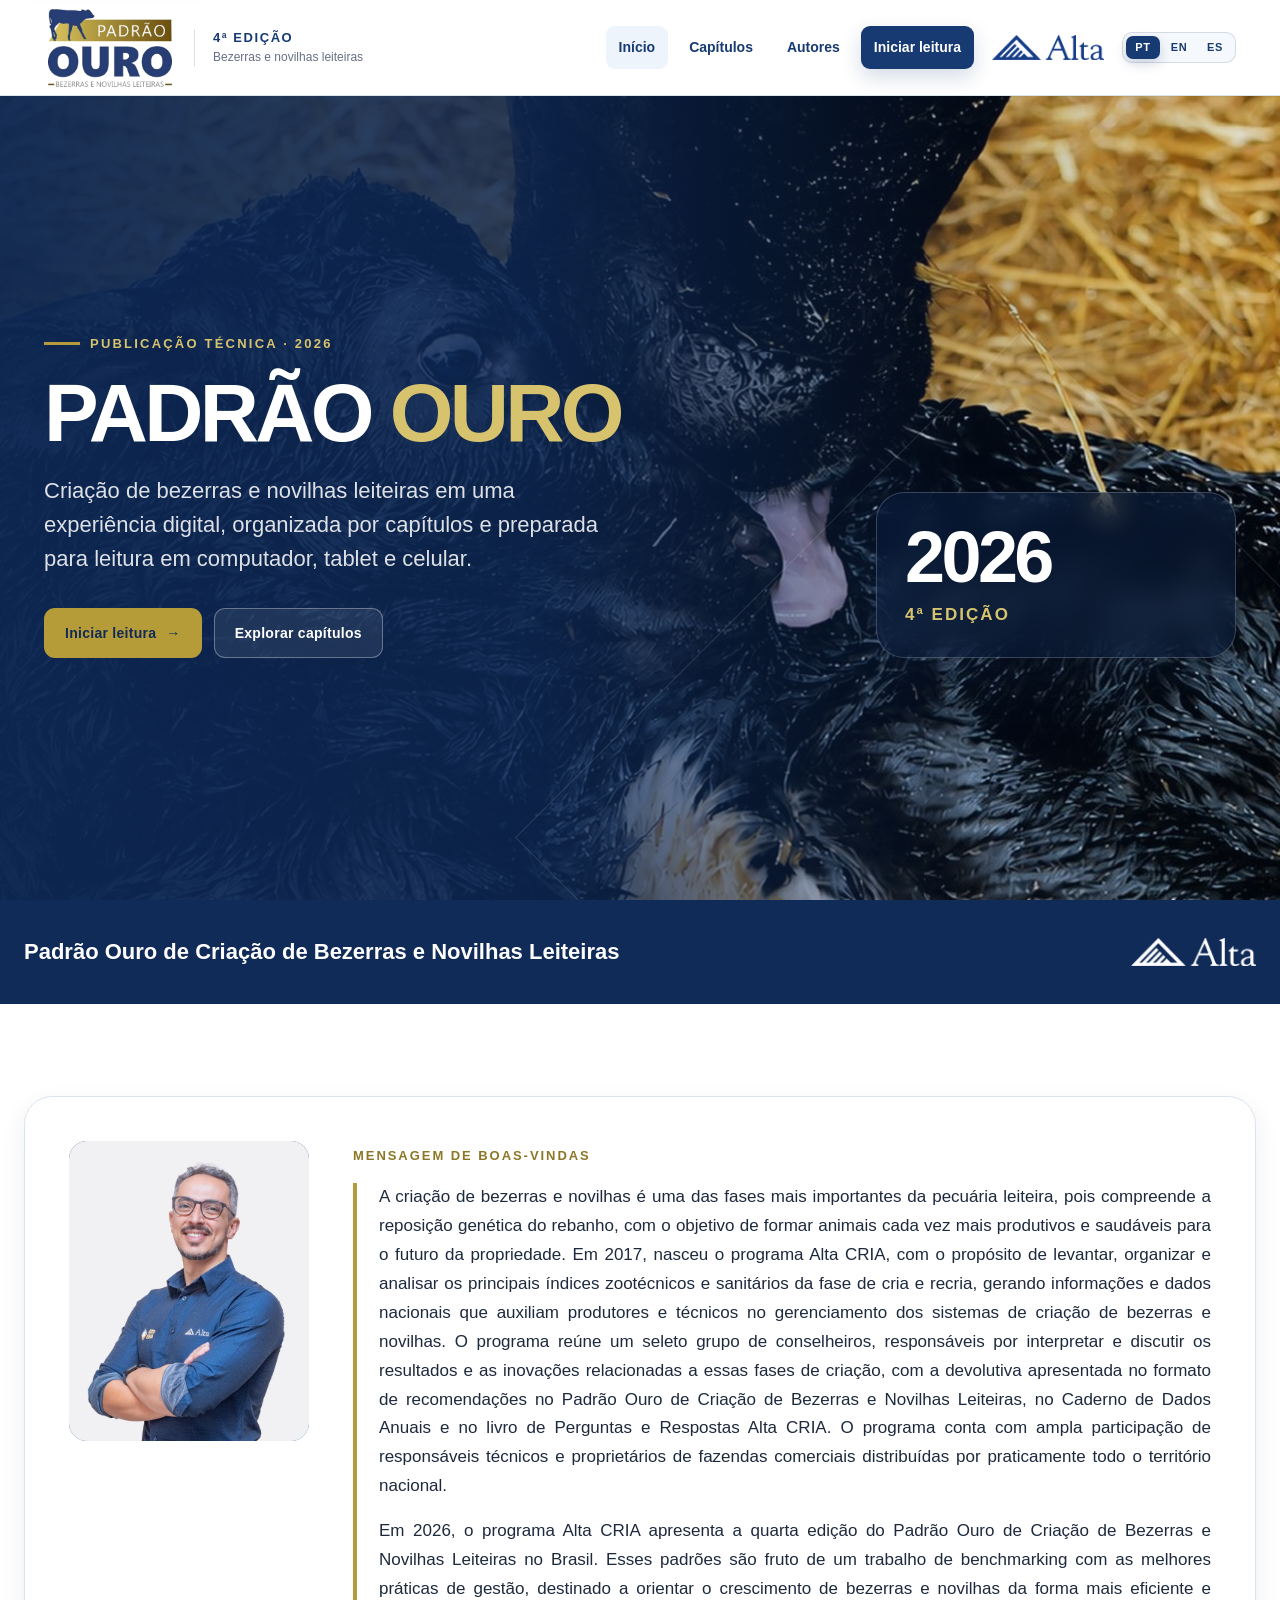
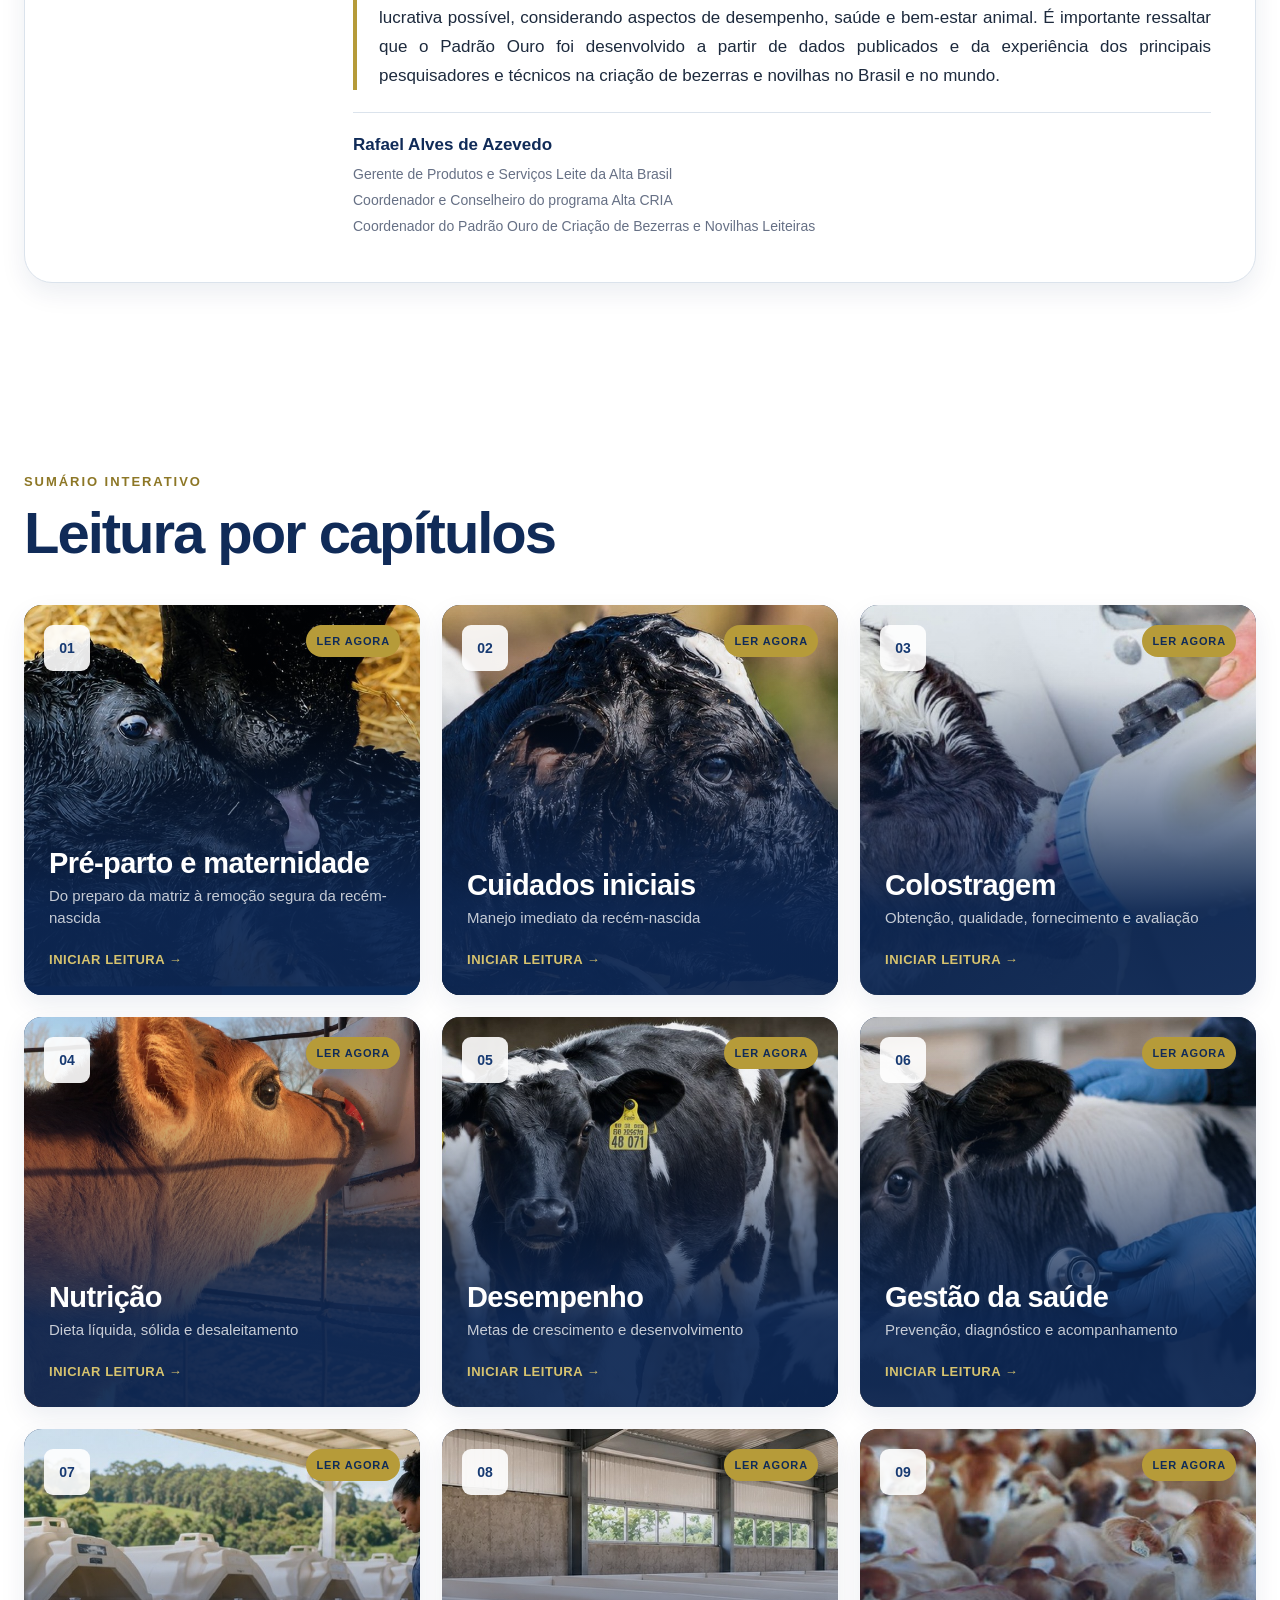
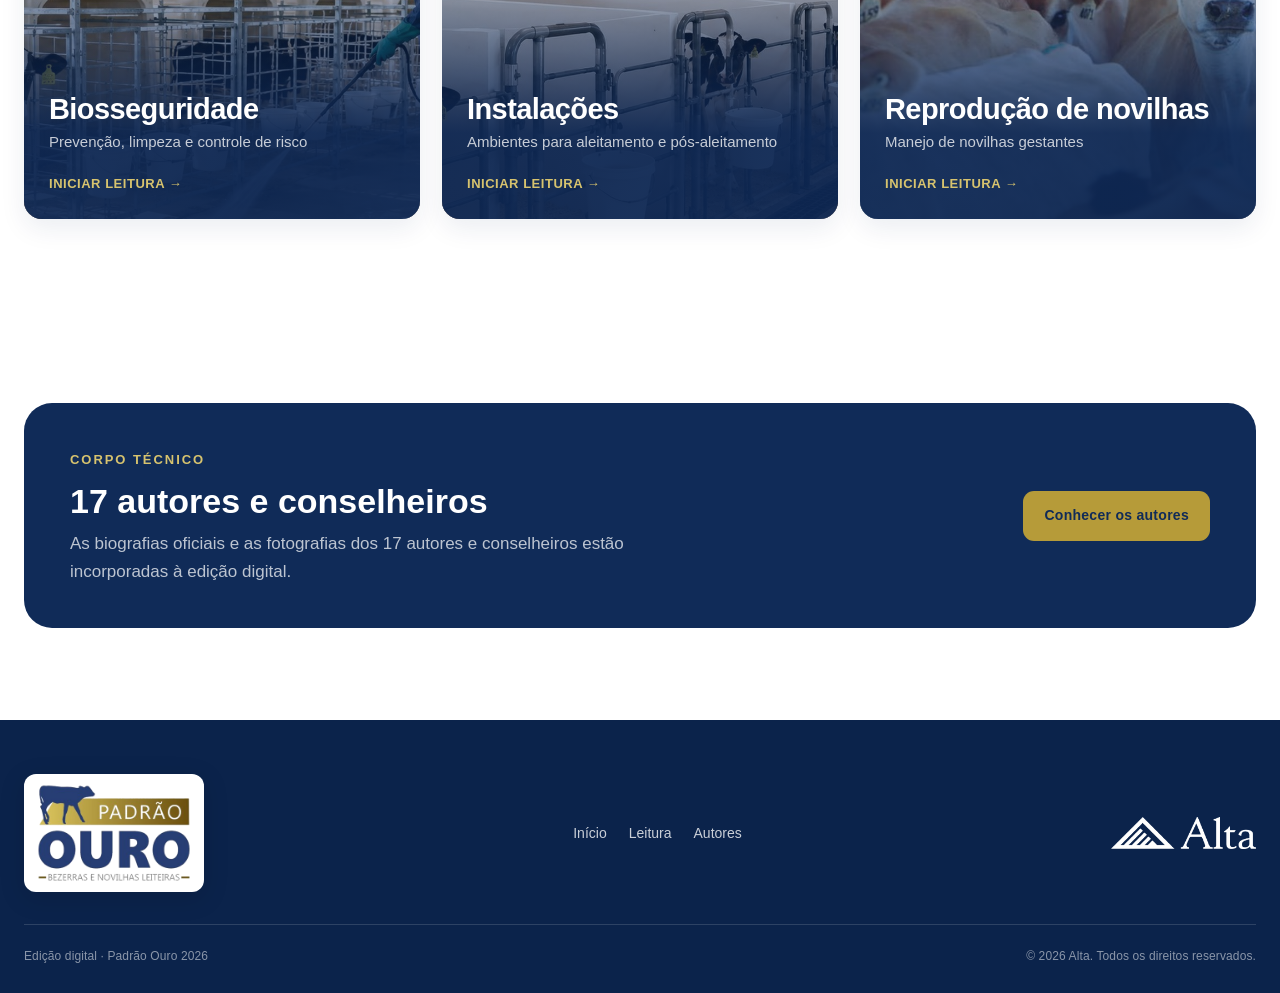
<file: index.html>
<!DOCTYPE html>

<html lang="pt-BR">
<head>
<meta charset="utf-8"/>
<meta content="width=device-width,initial-scale=1" name="viewport"/>
<meta content="#102b58" name="theme-color"/>
<meta content="Padrão Ouro de Criação de Bezerras e Novilhas Leiteiras — 4ª edição, 2026." name="description"/>
<title>Padrão Ouro 2026</title>
<link href="style.css?v=108" rel="stylesheet"/>
<link href="manifest.webmanifest?v=108" rel="manifest"/><link href="favicon-32.png?v=108" rel="icon" sizes="32x32" type="image/png"/><link href="favicon-48.png?v=108" rel="icon" sizes="48x48" type="image/png"/><link href="apple-touch-icon.png?v=108" rel="apple-touch-icon" sizes="180x180"/><meta content="yes" name="apple-mobile-web-app-capable"/><meta content="default" name="apple-mobile-web-app-status-bar-style"/><meta content="Padrão Ouro" name="apple-mobile-web-app-title"/><meta content="website" property="og:type"/><meta content="Padrão Ouro 2026" property="og:title"/><meta content="Padrão Ouro de Criação de Bezerras e Novilhas Leiteiras — 4ª edição, 2026." property="og:description"/><meta content="https://altaleite.github.io/padrao-ouro/social-share.jpg?v=108" property="og:image"/><meta content="pt_BR" property="og:locale"/><meta content="summary_large_image" name="twitter:card"/><link href="https://altaleite.github.io/padrao-ouro/" rel="canonical"/><link href="https://altaleite.github.io/padrao-ouro/" hreflang="pt-BR" rel="alternate"/><link href="https://altaleite.github.io/padrao-ouro/?lang=en" hreflang="en" rel="alternate"/><link href="https://altaleite.github.io/padrao-ouro/?lang=es" hreflang="es" rel="alternate"/><link href="https://altaleite.github.io/padrao-ouro/" hreflang="x-default" rel="alternate"/><meta content="en_US" property="og:locale:alternate"/><meta content="es_ES" property="og:locale:alternate"/><script type="application/ld+json">{"@context": "https://schema.org", "@type": "Book", "name": "Padrão Ouro de Criação de Bezerras e Novilhas Leiteiras", "alternateName": "Padrão Ouro 2026", "inLanguage": "pt-BR", "datePublished": "2026", "bookEdition": "4ª edição", "url": "https://altaleite.github.io/padrao-ouro/", "image": "https://altaleite.github.io/padrao-ouro/social-share.jpg", "publisher": {"@type": "Organization", "name": "Alta", "url": "https://www.altagenetics.com.br/"}, "author": [{"@type": "Person", "name": "Alex de Matos Teixeira"}, {"@type": "Person", "name": "Alex Lopes da Silva"}, {"@type": "Person", "name": "Carla Maris Machado Bittar"}, {"@type": "Person", "name": "Gabriel Caixeta Ferreira"}, {"@type": "Person", "name": "José Azael Zambrano"}, {"@type": "Person", "name": "José Eduardo Portela Santos"}, {"@type": "Person", "name": "João Henrique Cardoso Costa"}, {"@type": "Person", "name": "Lívia Carolina Magalhães Silva Antunes"}, {"@type": "Person", "name": "Márcia Saladini Vieira Salles"}, {"@type": "Person", "name": "Mariana Magalhães Campos"}, {"@type": "Person", "name": "Polyana Pizzi Rotta"}, {"@type": "Person", "name": "Rafael Alves de Azevedo"}, {"@type": "Person", "name": "Rodrigo Melo Meneses"}, {"@type": "Person", "name": "Rodrigo Otávio Silveira Silva"}, {"@type": "Person", "name": "Sandra Gesteira Coelho"}, {"@type": "Person", "name": "Valdir Chiogna Júnior"}, {"@type": "Person", "name": "Viviani Gomes"}]}</script></head>
<body>
<a class="skip-link" href="#conteudo">Pular para o conteúdo</a>
<header class="site-header public-header">
<div class="header-inner">
<a aria-label="Página inicial do Padrão Ouro" class="brand-lockup" href="index.html">
<img alt="Padrão Ouro" class="po-logo po-logo-compact" src="padrao-ouro-sem-alta.png"/>
<span aria-hidden="true" class="brand-divider"></span>
<span class="brand-meta">
<strong>4ª edição</strong>
<span>Bezerras e novilhas leiteiras</span>
</span>
</a>
<div class="header-end">
<nav aria-label="Navegação principal" class="main-nav"><a aria-current="page" href="index.html">Início</a><a href="index.html#capitulos">Capítulos</a><a href="autores.html">Autores</a><a class="nav-cta" href="leitura.html">Iniciar leitura</a></nav>
<img alt="Alta" class="header-alta" src="alta-azul.png"/>
<button aria-expanded="false" aria-label="Abrir menu" class="mobile-toggle"><span></span></button>
</div>
</div>
</header>
<main id="conteudo">
<section class="hero">
<div class="hero-inner">
<div class="hero-copy">
<span class="eyebrow">Publicação técnica · 2026</span>
<h1>Padrão <span class="gold">Ouro</span></h1>
<p class="lead">Criação de bezerras e novilhas leiteiras em uma experiência digital, organizada por capítulos e preparada para leitura em computador, tablet e celular.</p>
<div class="hero-actions">
<a class="btn btn-primary" href="leitura.html">Iniciar leitura <span aria-hidden="true">→</span></a>
<a class="btn btn-secondary" href="#capitulos">Explorar capítulos</a></div>
</div>
<aside aria-label="Informações da edição" class="hero-edition">
<div class="edition-number">2026</div>
<div class="edition-label">4ª edição</div>
</aside>
</div>
</section>
<section aria-label="Realização" class="project-strip">
<div class="project-strip-inner">
<div>
<strong>Padrão Ouro de Criação de Bezerras e Novilhas Leiteiras</strong>
</div>
<img alt="Alta" src="alta-branca.png"/>
</div>
</section>
<section class="section white welcome-section">
<div class="section-inner">
<div class="welcome-card">
<div class="welcome-media">
<img alt="Rafael Alves de Azevedo" class="welcome-photo" src="autor-rafael-azevedo.webp"/>
</div>
<div class="welcome-copy">
<span class="section-kicker">Mensagem de boas-vindas</span>
<blockquote class="welcome-quote">
<p>A criação de bezerras e novilhas é uma das fases mais importantes da pecuária leiteira, pois compreende a reposição genética do rebanho, com o objetivo de formar animais cada vez mais produtivos e saudáveis para o futuro da propriedade. Em 2017, nasceu o programa Alta CRIA, com o propósito de levantar, organizar e analisar os principais índices zootécnicos e sanitários da fase de cria e recria, gerando informações e dados nacionais que auxiliam produtores e técnicos no gerenciamento dos sistemas de criação de bezerras e novilhas. O programa reúne um seleto grupo de conselheiros, responsáveis por interpretar e discutir os resultados e as inovações relacionadas a essas fases de criação, com a devolutiva apresentada no formato de recomendações no Padrão Ouro de Criação de Bezerras e Novilhas Leiteiras, no Caderno de Dados Anuais e no livro de Perguntas e Respostas Alta CRIA. O programa conta com ampla participação de responsáveis técnicos e proprietários de fazendas comerciais distribuídas por praticamente todo o território nacional.</p>
<p>Em 2026, o programa Alta CRIA apresenta a quarta edição do Padrão Ouro de Criação de Bezerras e Novilhas Leiteiras no Brasil. Esses padrões são fruto de um trabalho de benchmarking com as melhores práticas de gestão, destinado a orientar o crescimento de bezerras e novilhas da forma mais eficiente e lucrativa possível, considerando aspectos de desempenho, saúde e bem-estar animal. É importante ressaltar que o Padrão Ouro foi desenvolvido a partir de dados publicados e da experiência dos principais pesquisadores e técnicos na criação de bezerras e novilhas no Brasil e no mundo.</p>
</blockquote>
<footer class="welcome-signature">
<strong>Rafael Alves de Azevedo</strong>
<span>Gerente de Produtos e Serviços Leite da Alta Brasil</span>
<span>Coordenador e Conselheiro do programa Alta CRIA</span>
<span>Coordenador do Padrão Ouro de Criação de Bezerras e Novilhas Leiteiras</span>
</footer>
</div>
</div>
</div>
</section>
<section class="section white" id="capitulos">
<div class="section-inner">
<div class="section-heading">
<div>
<span class="section-kicker">Sumário interativo</span>
<h2>Leitura por capítulos</h2>
</div>
</div>
<div class="chapter-grid" data-chapter-grid="">
<a aria-label="Ler capítulo 01: Pré-parto e maternidade" class="chapter-card available" data-title="pré-parto e maternidade" href="leitura.html" style="--card-image:url('pre-parto-maternidade.jpg')"><div class="chapter-card-body"><span class="chapter-number">01</span><span class="chapter-status">Ler agora</span><h3>Pré-parto e maternidade</h3><p>Do preparo da matriz à remoção segura da recém-nascida</p><span class="chapter-link">Iniciar leitura →</span></div></a><a aria-label="Ler capítulo 02: Cuidados iniciais" class="chapter-card available" data-title="cuidados iniciais" href="cuidados-iniciais.html" style="--card-image:url('cuidados-iniciais.jpg')"><div class="chapter-card-body"><span class="chapter-number">02</span><span class="chapter-status">Ler agora</span><h3>Cuidados iniciais</h3><p>Manejo imediato da recém-nascida</p><span class="chapter-link">Iniciar leitura →</span></div></a><a aria-label="Ler capítulo 03: Colostragem" class="chapter-card available" data-title="colostragem" href="colostragem.html" style="--card-image:url('colostragem.jpg')"><div class="chapter-card-body"><span class="chapter-number">03</span><span class="chapter-status">Ler agora</span><h3>Colostragem</h3><p>Obtenção, qualidade, fornecimento e avaliação</p><span class="chapter-link">Iniciar leitura →</span></div></a><a aria-label="Ler capítulo 04: Nutrição" class="chapter-card available" data-title="nutrição" href="nutricao.html" style="--card-image:url('nutricao.jpg')"><div class="chapter-card-body"><span class="chapter-number">04</span><span class="chapter-status">Ler agora</span><h3>Nutrição</h3><p>Dieta líquida, sólida e desaleitamento</p><span class="chapter-link">Iniciar leitura →</span></div></a><a aria-label="Ler capítulo 05: Desempenho" class="chapter-card available" data-title="desempenho" href="desempenho.html" style="--card-image:url('desempenho.jpg')"><div class="chapter-card-body"><span class="chapter-number">05</span><span class="chapter-status">Ler agora</span><h3>Desempenho</h3><p>Metas de crescimento e desenvolvimento</p><span class="chapter-link">Iniciar leitura →</span></div></a><a aria-label="Ler capítulo 06: Gestão da saúde" class="chapter-card available" data-title="gestão da saúde" href="gestao-saude.html" style="--card-image:url('gestao-saude.jpg')"><div class="chapter-card-body"><span class="chapter-number">06</span><span class="chapter-status">Ler agora</span><h3>Gestão da saúde</h3><p>Prevenção, diagnóstico e acompanhamento</p><span class="chapter-link">Iniciar leitura →</span></div></a><a aria-label="Ler capítulo 07: Biosseguridade" class="chapter-card available" data-title="biosseguridade" href="biosseguridade.html" style="--card-image:url('biosseguridade.jpg')"><div class="chapter-card-body"><span class="chapter-number">07</span><span class="chapter-status">Ler agora</span><h3>Biosseguridade</h3><p>Prevenção, limpeza e controle de risco</p><span class="chapter-link">Iniciar leitura →</span></div></a><a aria-label="Ler capítulo 08: Instalações" class="chapter-card available" data-title="instalações" href="instalacoes.html" style="--card-image:url('instalacoes.jpg')"><div class="chapter-card-body"><span class="chapter-number">08</span><span class="chapter-status">Ler agora</span><h3>Instalações</h3><p>Ambientes para aleitamento e pós-aleitamento</p><span class="chapter-link">Iniciar leitura →</span></div></a><a aria-label="Ler capítulo 09: Reprodução de novilhas" class="chapter-card available" data-title="reprodução de novilhas" href="reproducao-novilhas.html" style="--card-image:url('reproducao-novilhas.jpg')"><div class="chapter-card-body"><span class="chapter-number">09</span><span class="chapter-status">Ler agora</span><h3>Reprodução de novilhas</h3><p>Manejo de novilhas gestantes</p><span class="chapter-link">Iniciar leitura →</span></div></a>
</div>
</div>
</section>
<section class="section white">
<div class="section-inner">
<div class="authors-panel">
<div class="authors-panel-copy">
<span class="section-kicker" style="color:#d7c36e">Corpo técnico</span>
<h2>17 autores e conselheiros</h2>
<p>As biografias oficiais e as fotografias dos 17 autores e conselheiros estão incorporadas à edição digital.</p>
</div>
<a class="btn btn-primary" href="autores.html">Conhecer os autores</a>
</div>
</div>
</section>
</main>
<footer class="site-footer">
<div class="footer-inner">
<div class="footer-top">
<img alt="Padrão Ouro" class="footer-po" src="padrao-ouro-sem-alta.png"/>
<nav aria-label="Links do rodapé" class="footer-links">
<a href="index.html">Início</a>
<a href="leitura.html">Leitura</a>
<a href="autores.html">Autores</a>
</nav>
<img alt="Alta" class="footer-alta" src="alta-branca.png"/>
</div>
<div class="footer-bottom">
<span>Edição digital · Padrão Ouro 2026</span>
<span>© <span data-year=""></span> Alta. Todos os direitos reservados.</span>
</div>
</div>
</footer>
<script src="content.js?v=108"></script>
<script src="site.js?v=108"></script>
<script src="translate.js?v=108"></script></body>
</html>
</file>
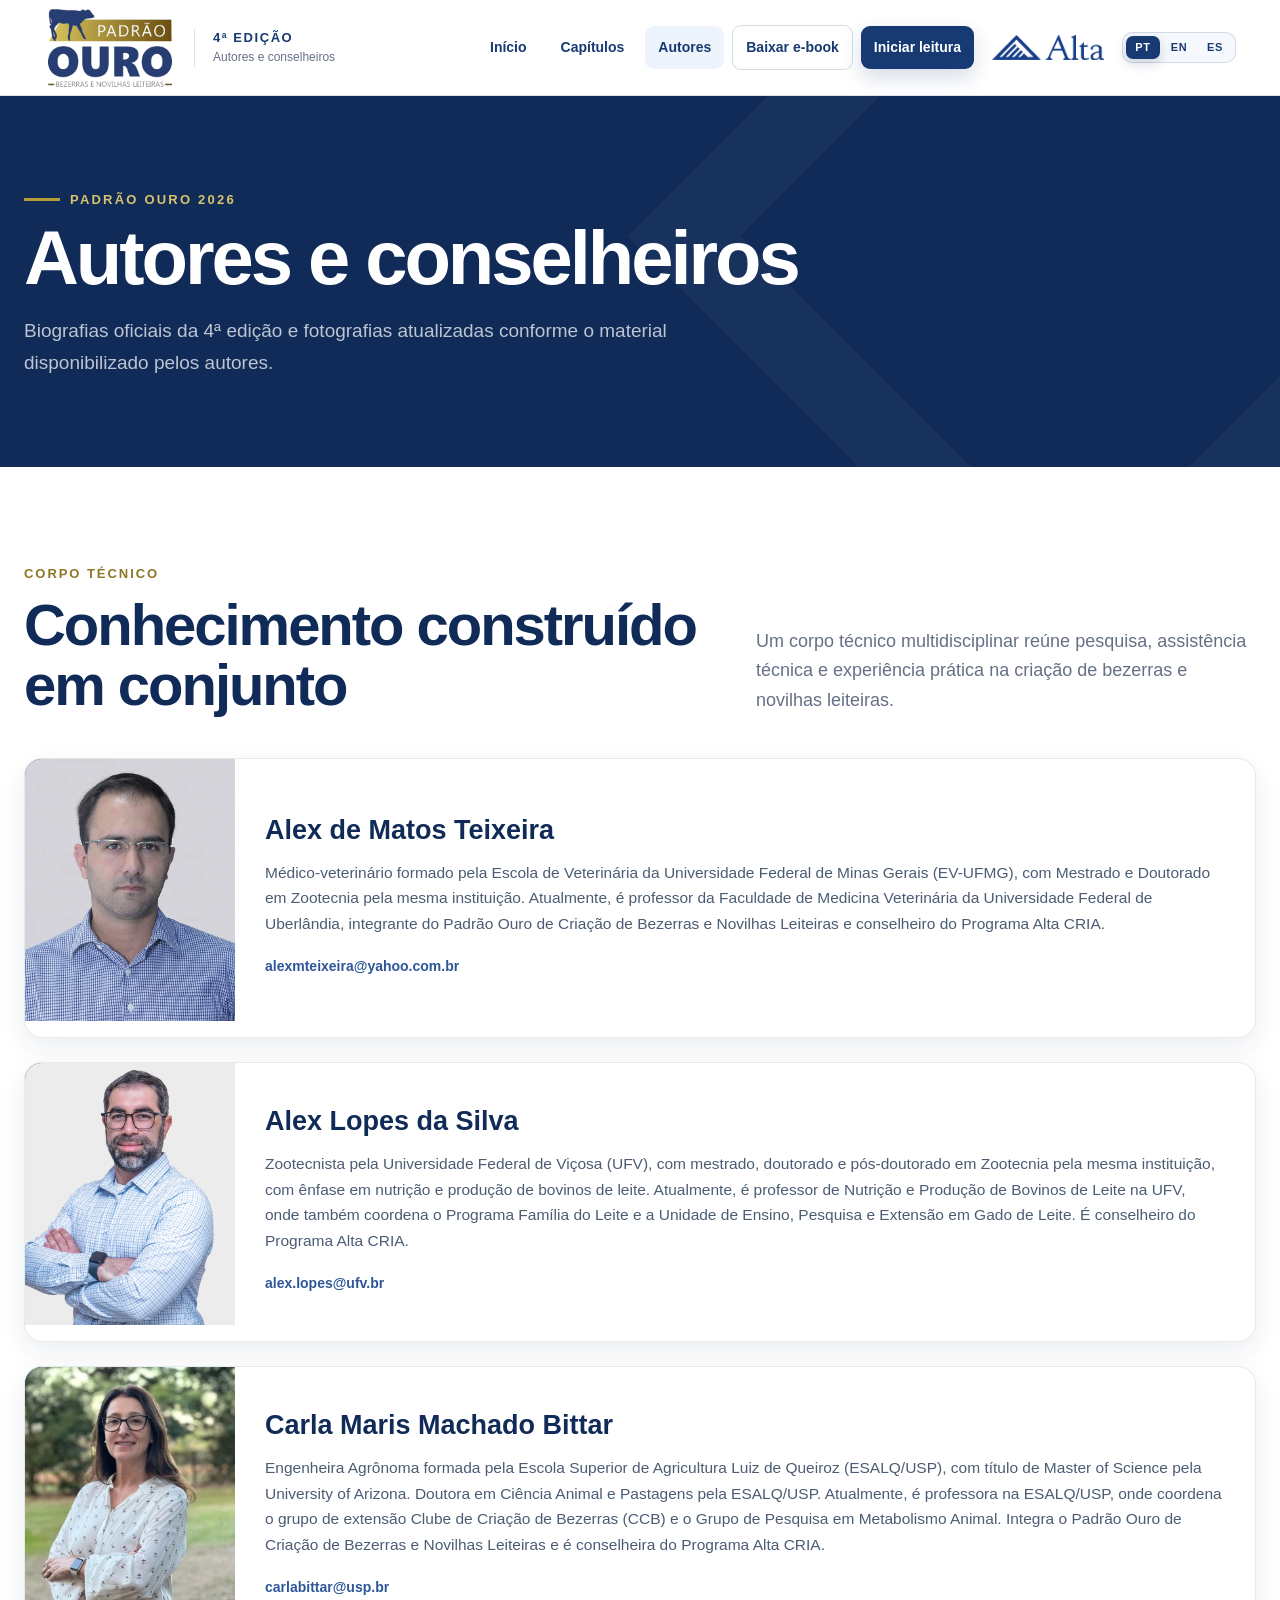
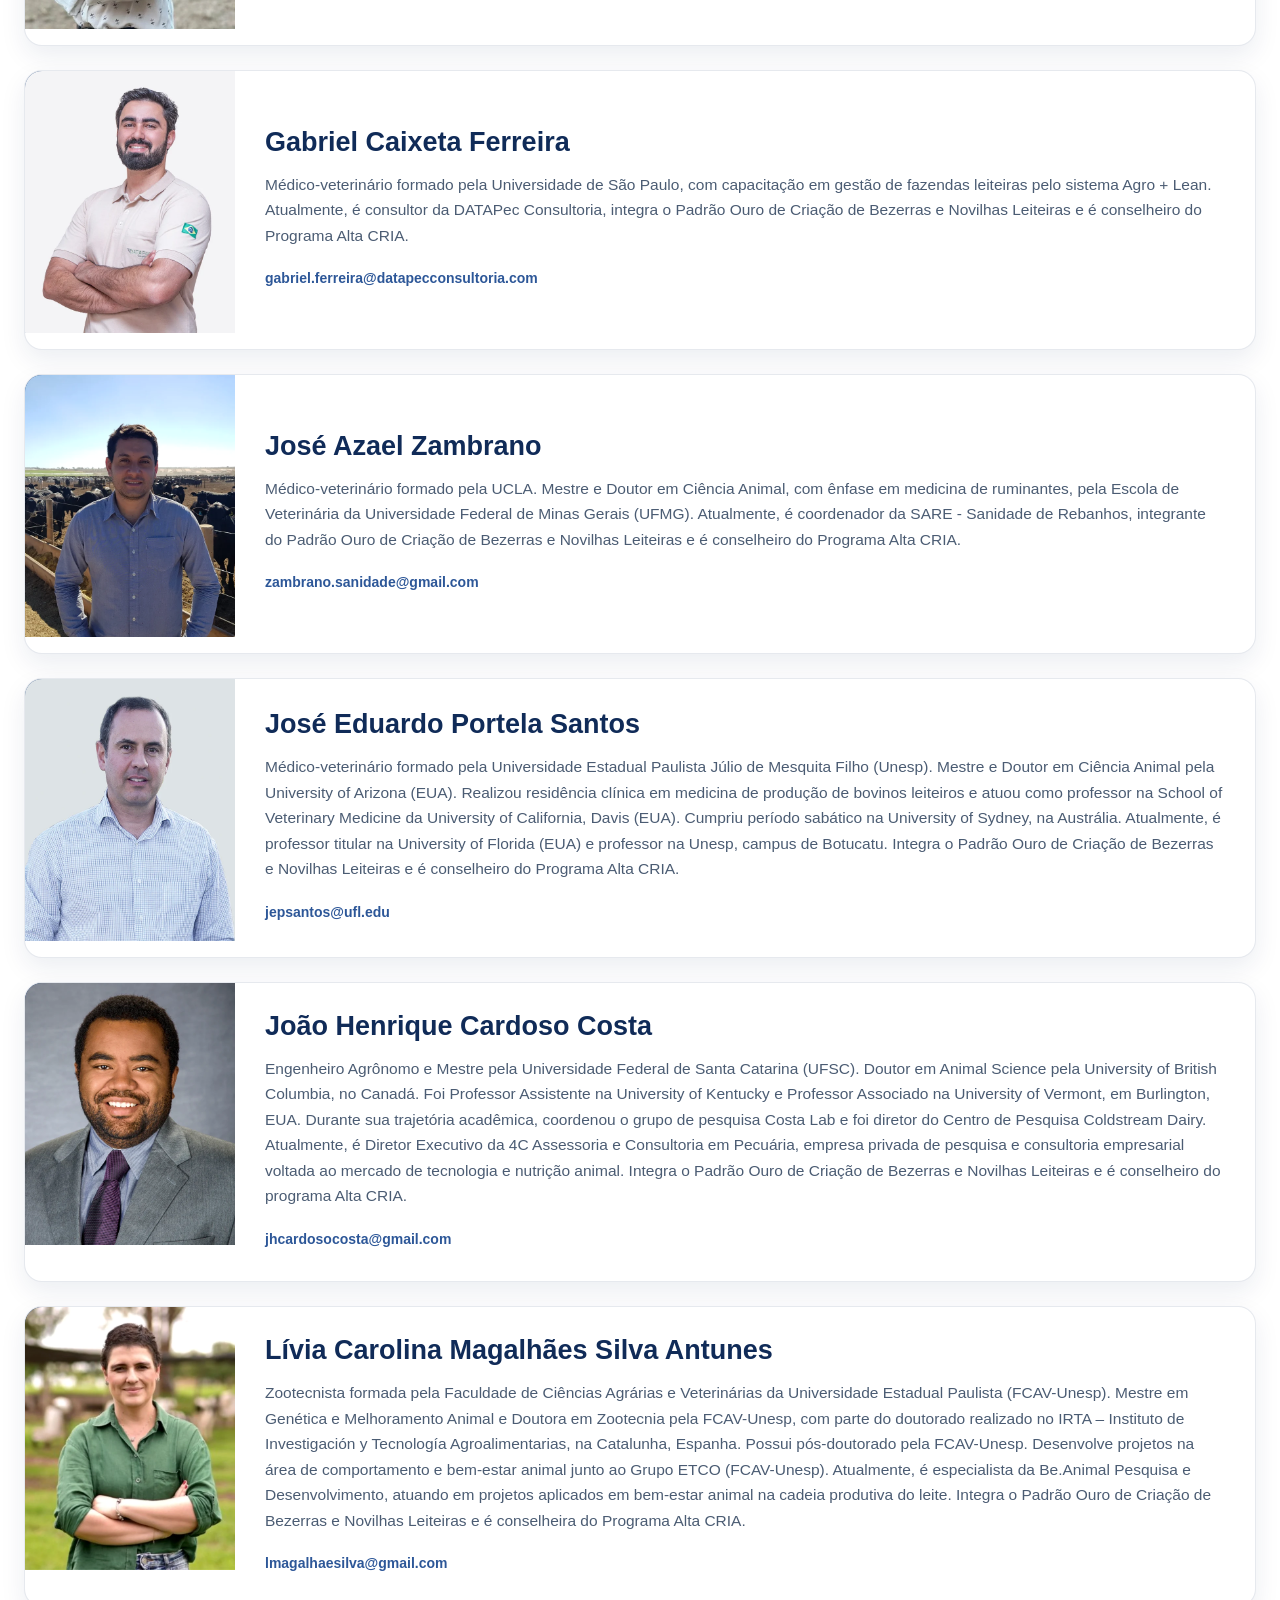
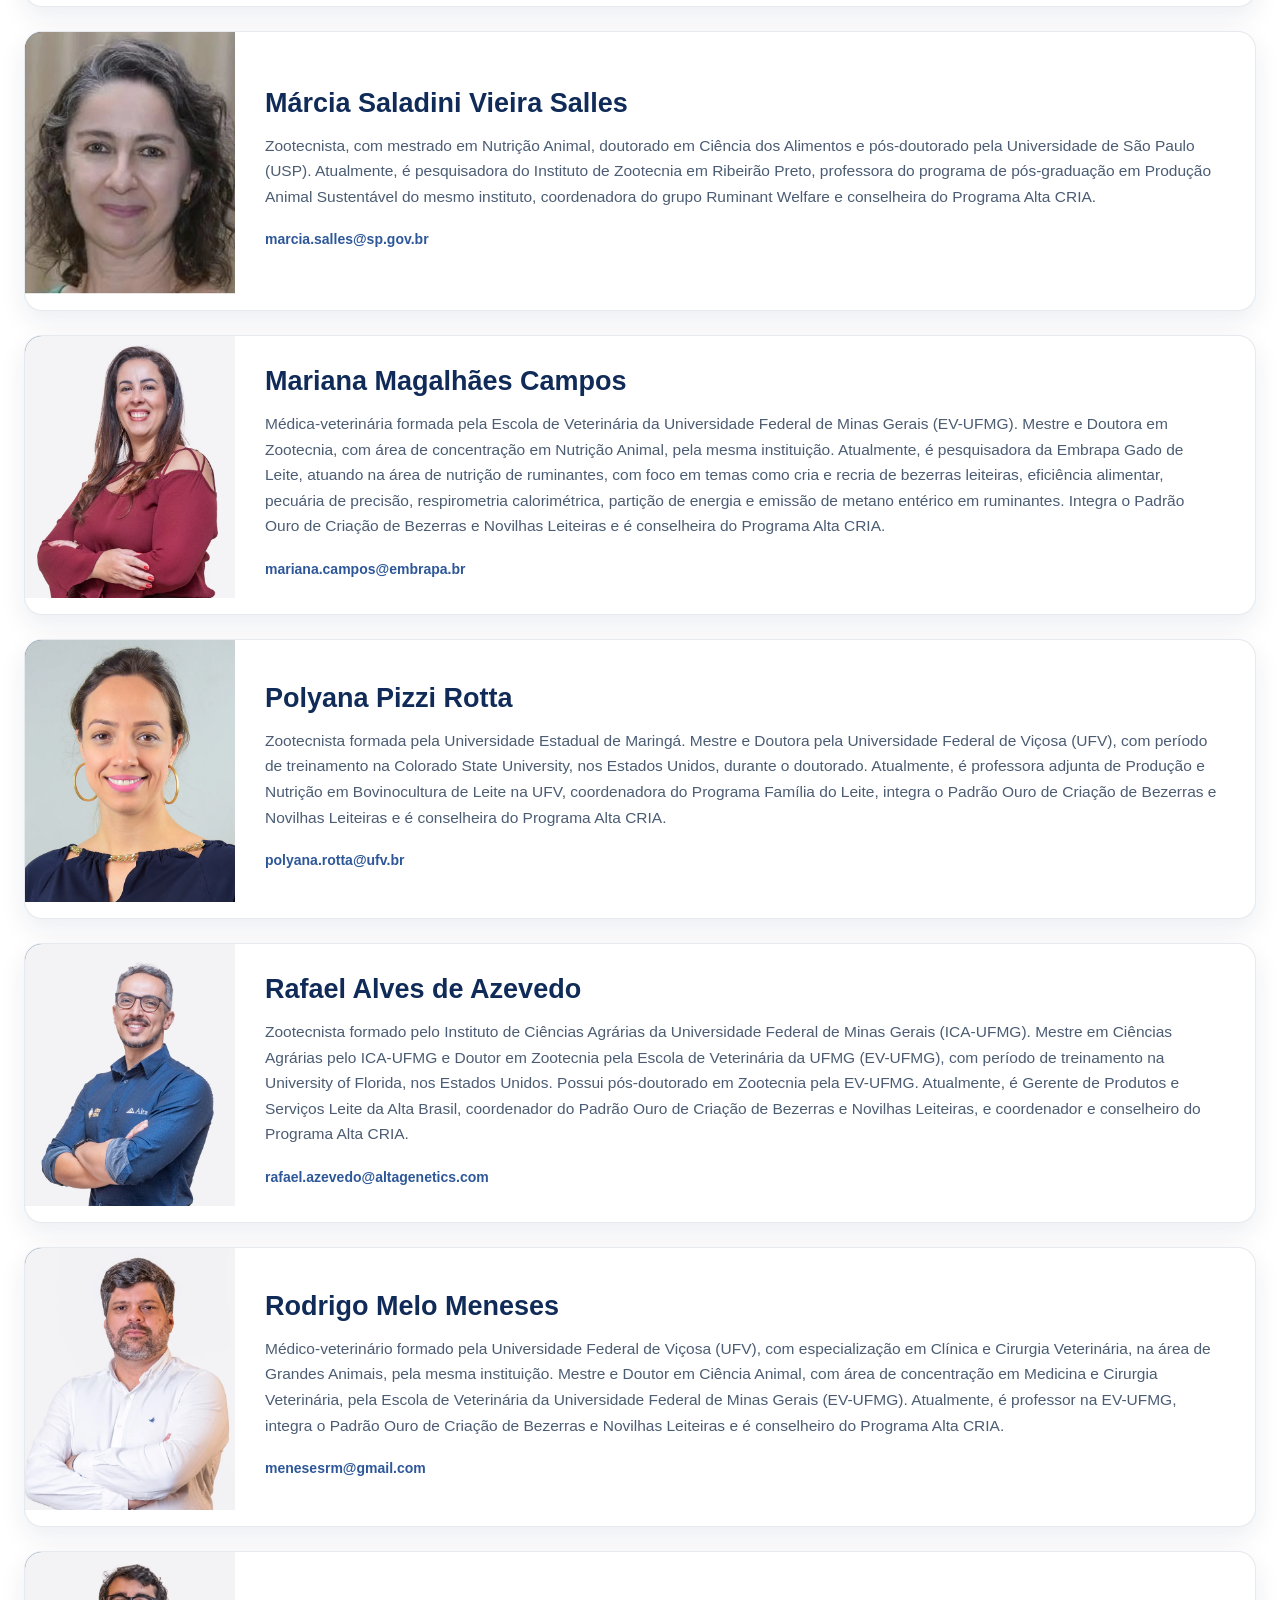
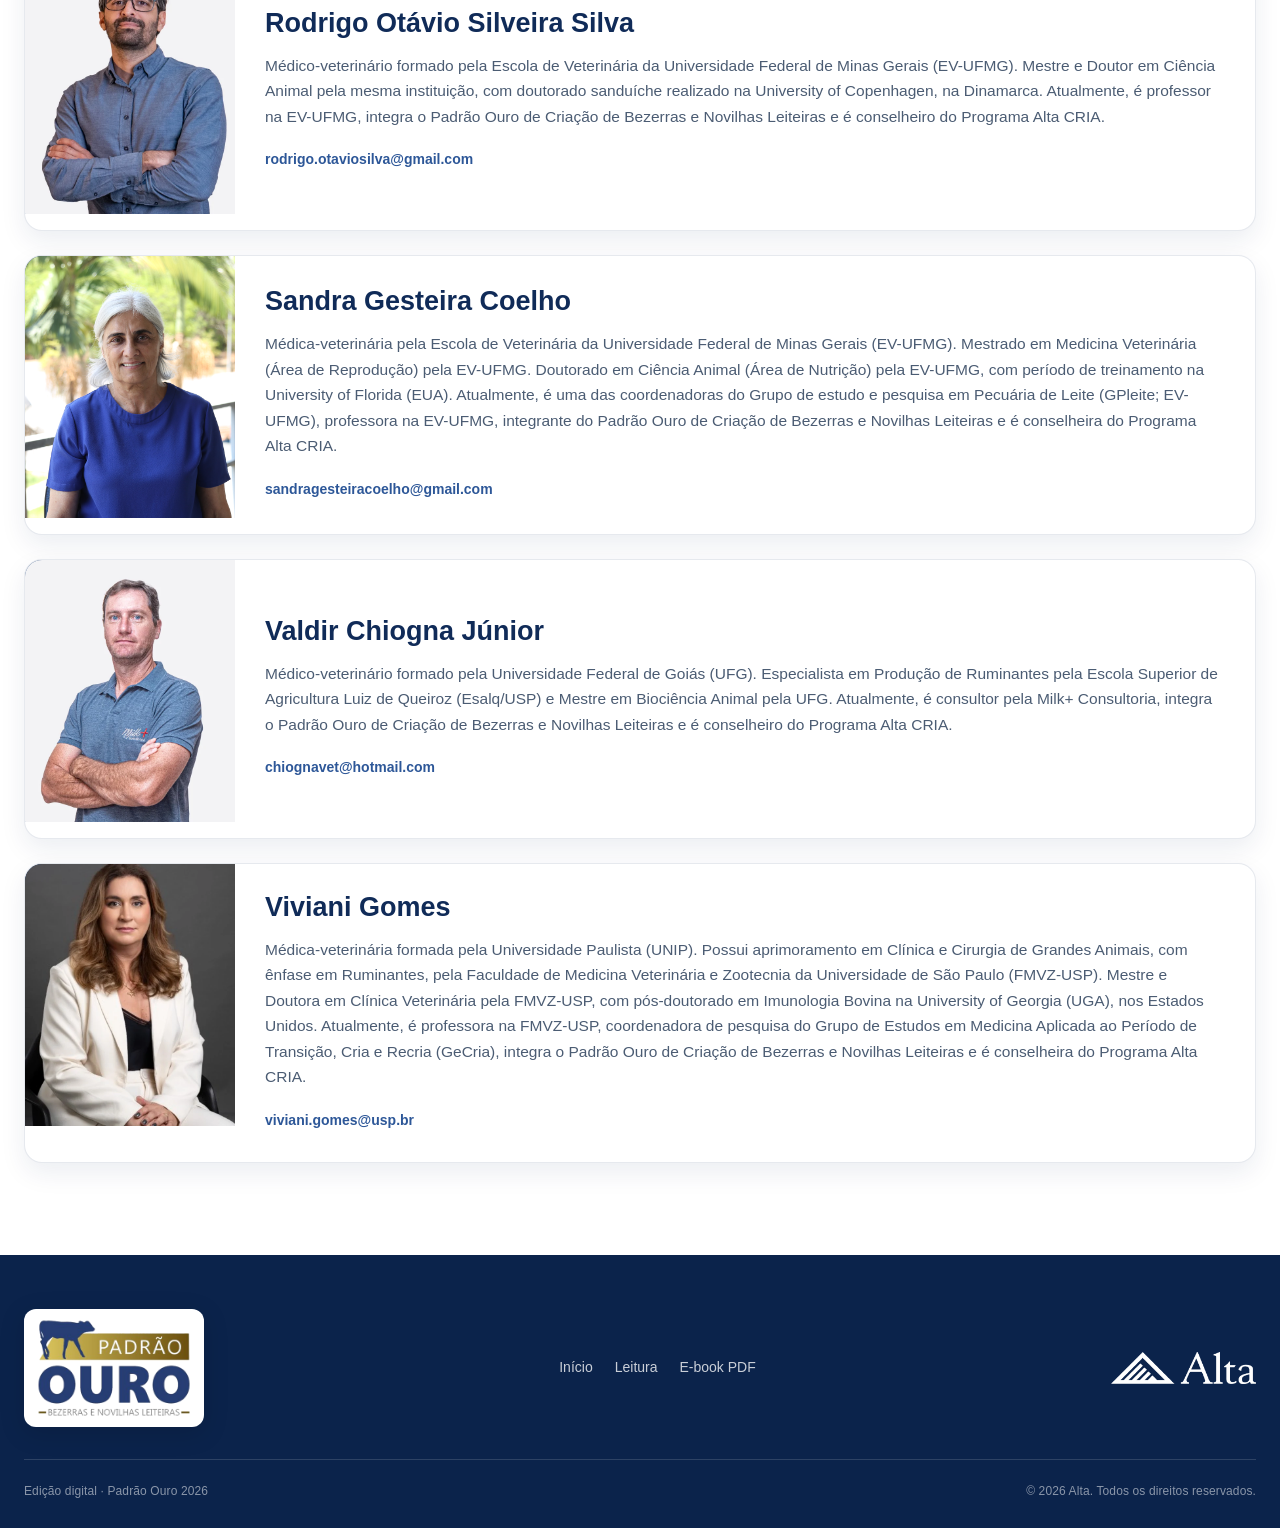
<file: autores.html>
<!DOCTYPE html>

<html lang="pt-BR">
<head>
<meta charset="utf-8"/>
<meta content="width=device-width,initial-scale=1" name="viewport"/>
<meta content="#102b58" name="theme-color"/>
<meta content="Autores e conselheiros do Padrão Ouro 2026." name="description"/>
<title>Autores | Padrão Ouro 2026</title>
<link href="style.css?v=101" rel="stylesheet"/>
<link href="manifest.webmanifest?v=101" rel="manifest"/><link href="favicon-32.png?v=101" rel="icon" sizes="32x32" type="image/png"/><link href="favicon-48.png?v=101" rel="icon" sizes="48x48" type="image/png"/><link href="apple-touch-icon.png?v=101" rel="apple-touch-icon" sizes="180x180"/><meta content="yes" name="apple-mobile-web-app-capable"/><meta content="default" name="apple-mobile-web-app-status-bar-style"/><meta content="Padrão Ouro" name="apple-mobile-web-app-title"/><meta content="website" property="og:type"/><meta content="Autores | Padrão Ouro 2026" property="og:title"/><meta content="Autores e conselheiros do Padrão Ouro 2026." property="og:description"/><meta content="https://altaleite.github.io/padrao-ouro/social-share.jpg?v=101" property="og:image"/><meta content="pt_BR" property="og:locale"/><meta content="summary_large_image" name="twitter:card"/><link href="https://altaleite.github.io/padrao-ouro/autores.html" rel="canonical"/><link href="https://altaleite.github.io/padrao-ouro/autores.html" hreflang="pt-BR" rel="alternate"/><link href="https://altaleite.github.io/padrao-ouro/autores.html?lang=en" hreflang="en" rel="alternate"/><link href="https://altaleite.github.io/padrao-ouro/autores.html?lang=es" hreflang="es" rel="alternate"/><link href="https://altaleite.github.io/padrao-ouro/autores.html" hreflang="x-default" rel="alternate"/><meta content="en_US" property="og:locale:alternate"/><meta content="es_ES" property="og:locale:alternate"/></head>
<body>
<a class="skip-link" href="#autores">Pular para os autores</a>
<header class="site-header public-header">
<div class="header-inner">
<a aria-label="Página inicial do Padrão Ouro" class="brand-lockup" href="index.html">
<img alt="Padrão Ouro" class="po-logo po-logo-compact" src="padrao-ouro-sem-alta.png"/>
<span aria-hidden="true" class="brand-divider"></span>
<span class="brand-meta">
<strong>4ª edição</strong>
<span>Autores e conselheiros</span>
</span>
</a>
<div class="header-end">
<nav aria-label="Navegação principal" class="main-nav"><a href="index.html">Início</a><a href="index.html#capitulos">Capítulos</a><a aria-current="page" href="autores.html">Autores</a><a class="nav-ebook" download="Padrao_Ouro_2026_Ebook.pdf" href="Padrao_Ouro_2026_Ebook.pdf?v=101">Baixar e-book</a><a class="nav-cta" href="leitura.html">Iniciar leitura</a><a class="nav-install" data-install-app="" hidden="" href="#">Instalar</a></nav>
<img alt="Alta" class="header-alta" src="alta-azul.png"/>
<button aria-expanded="false" aria-label="Abrir menu" class="mobile-toggle"><span></span></button>
</div>
</div>
</header>
<main>
<section class="page-hero">
<div class="page-hero-inner">
<span class="eyebrow">Padrão Ouro 2026</span>
<h1>Autores e conselheiros</h1>
<p>Biografias oficiais da 4ª edição e fotografias atualizadas conforme o material disponibilizado pelos autores.</p>
</div>
</section>
<section class="section white" id="autores">
<div class="section-inner">
<div class="section-heading">
<div>
<span class="section-kicker">Corpo técnico</span>
<h2>Conhecimento construído em conjunto</h2>
</div>
<p>Um corpo técnico multidisciplinar reúne pesquisa, assistência técnica e experiência prática na criação de bezerras e novilhas leiteiras.</p>
</div>
<div class="author-cards" data-author-cards=""><noscript>Ative o JavaScript para visualizar as fotografias e biografias dos autores.</noscript></div>
</div>
</section>
</main>
<footer class="site-footer">
<div class="footer-inner">
<div class="footer-top">
<img alt="Padrão Ouro" class="footer-po" src="padrao-ouro-sem-alta.png"/>
<div class="footer-links"><a href="index.html">Início</a><a href="leitura.html">Leitura</a><a download="Padrao_Ouro_2026_Ebook.pdf" href="Padrao_Ouro_2026_Ebook.pdf?v=101">E-book PDF</a></div>
<img alt="Alta" class="footer-alta" src="alta-branca.png"/>
</div>
<div class="footer-bottom">
<span>Edição digital · Padrão Ouro 2026</span>
<span>© <span data-year=""></span> Alta. Todos os direitos reservados.</span>
</div>
</div>
</footer>
<script src="content.js?v=101"></script>
<script src="site.js?v=101"></script>
<script src="authors.js?v=101"></script>
<script src="translate.js?v=101"></script></body>
</html>
</file>
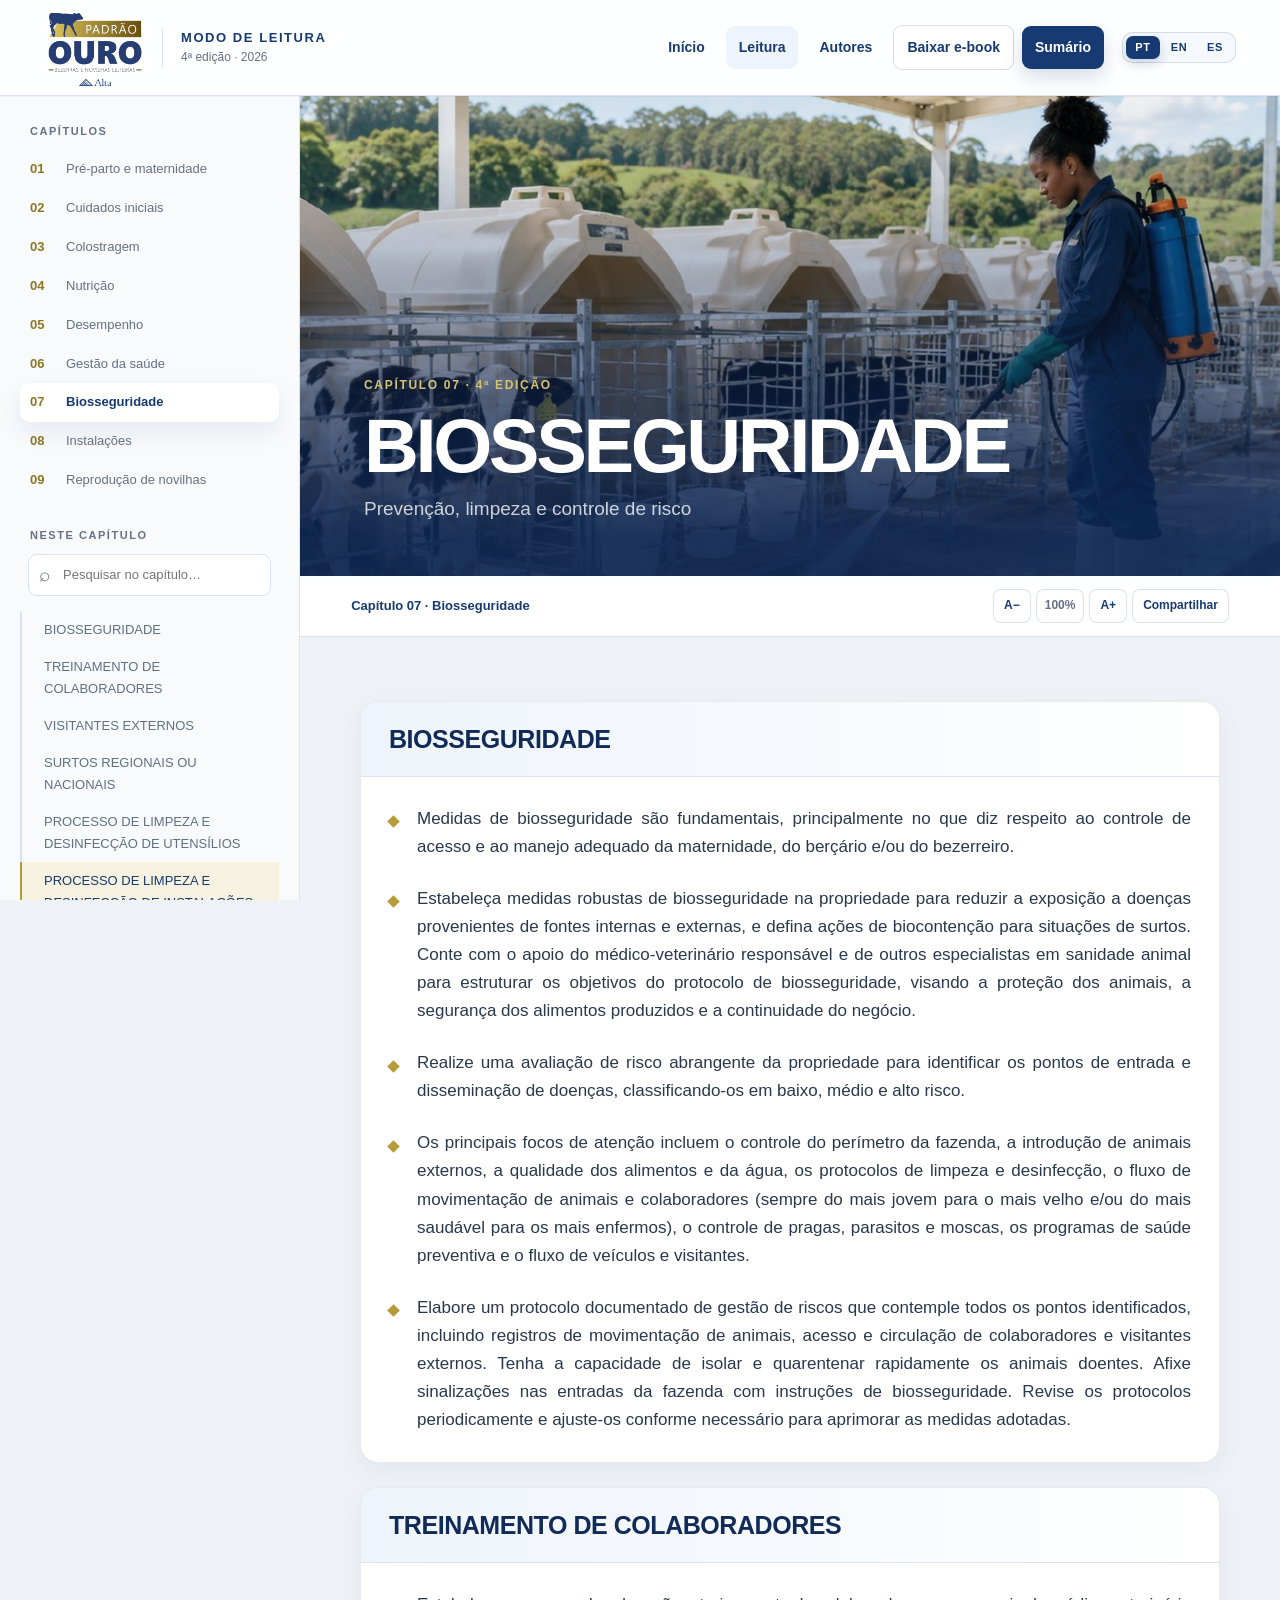
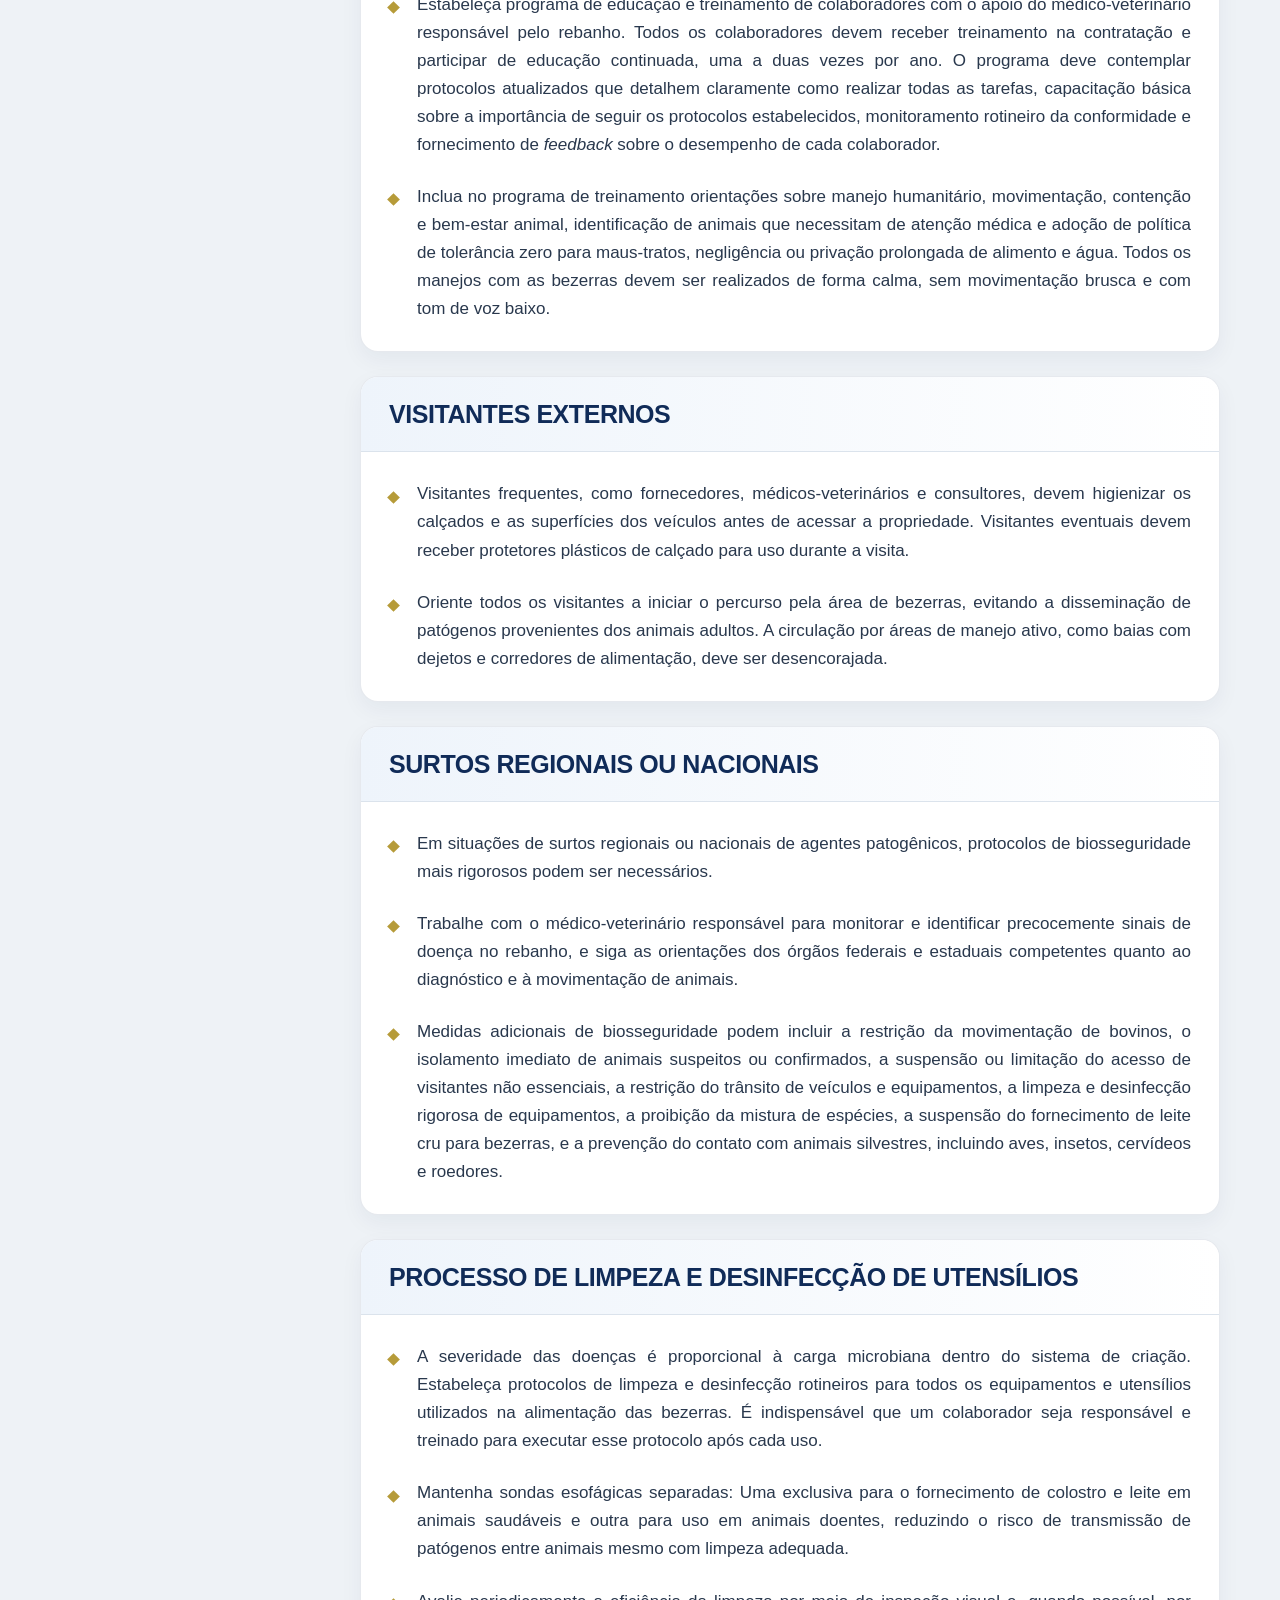
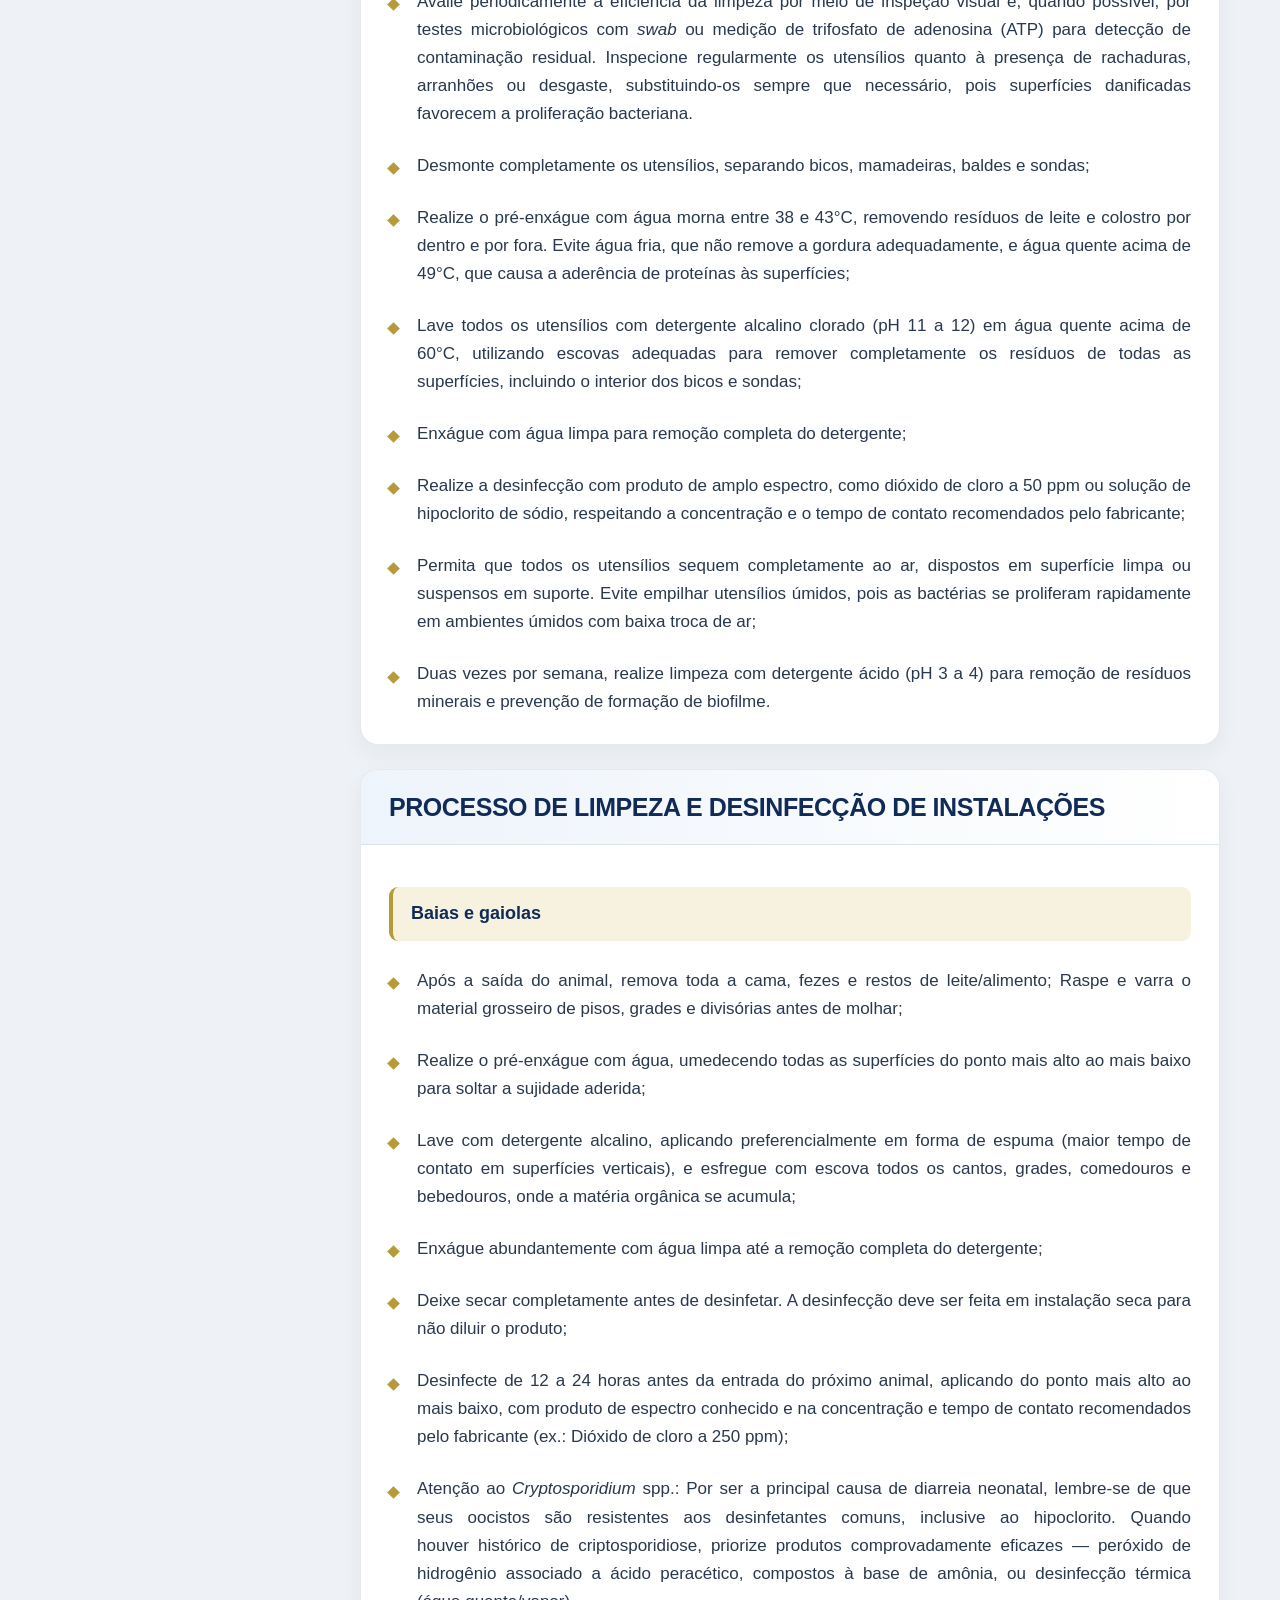
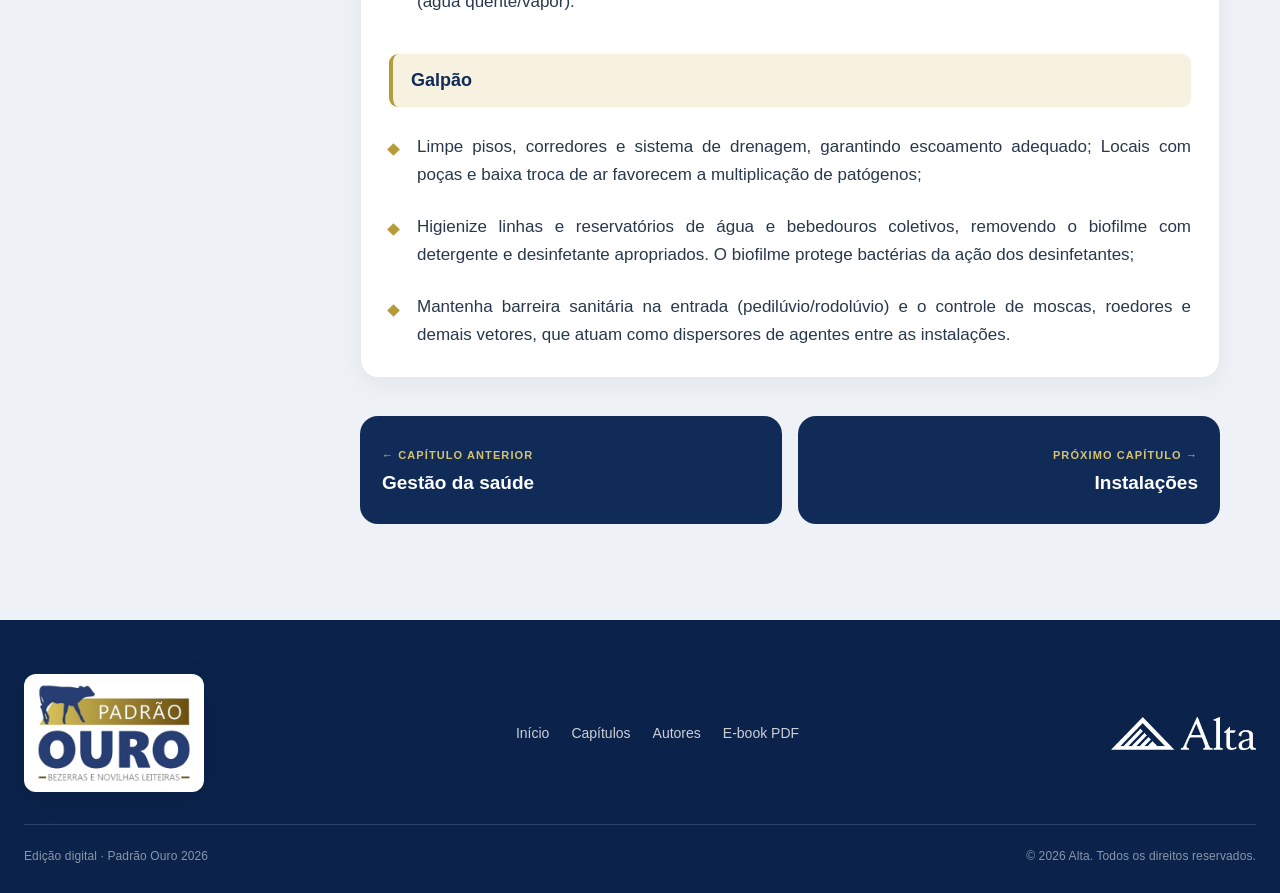
<file: biosseguridade.html>
<!DOCTYPE html>

<html lang="pt-BR"><head><meta charset="utf-8"/><meta content="width=device-width,initial-scale=1" name="viewport"/><meta content="#102b58" name="theme-color"/><meta content="Leitura do Padrão Ouro 2026 — Biosseguridade." name="description"/><title>Biosseguridade | Padrão Ouro 2026</title><link href="style.css?v=101" rel="stylesheet"/><link href="manifest.webmanifest?v=101" rel="manifest"/><link href="favicon-32.png?v=101" rel="icon" sizes="32x32" type="image/png"/><link href="favicon-48.png?v=101" rel="icon" sizes="48x48" type="image/png"/><link href="apple-touch-icon.png?v=101" rel="apple-touch-icon" sizes="180x180"/><meta content="yes" name="apple-mobile-web-app-capable"/><meta content="default" name="apple-mobile-web-app-status-bar-style"/><meta content="Padrão Ouro" name="apple-mobile-web-app-title"/><meta content="website" property="og:type"/><meta content="Biosseguridade | Padrão Ouro 2026" property="og:title"/><meta content="Leitura do Padrão Ouro 2026 — Biosseguridade." property="og:description"/><meta content="https://altaleite.github.io/padrao-ouro/social-share.jpg?v=101" property="og:image"/><meta content="pt_BR" property="og:locale"/><meta content="summary_large_image" name="twitter:card"/><link href="https://altaleite.github.io/padrao-ouro/biosseguridade.html" rel="canonical"/><link href="https://altaleite.github.io/padrao-ouro/biosseguridade.html" hreflang="pt-BR" rel="alternate"/><link href="https://altaleite.github.io/padrao-ouro/biosseguridade.html?lang=en" hreflang="en" rel="alternate"/><link href="https://altaleite.github.io/padrao-ouro/biosseguridade.html?lang=es" hreflang="es" rel="alternate"/><link href="https://altaleite.github.io/padrao-ouro/biosseguridade.html" hreflang="x-default" rel="alternate"/><meta content="en_US" property="og:locale:alternate"/><meta content="es_ES" property="og:locale:alternate"/></head>
<body class="reader-page" data-chapter="biosseguridade"><div aria-hidden="true" class="read-progress"></div><a class="skip-link" href="#artigo">Pular para o capítulo</a><header class="site-header reader-site-header"><div class="header-inner">
<a aria-label="Página inicial do Padrão Ouro" class="brand-lockup" href="index.html">
<img alt="Padrão Ouro com assinatura Alta" class="po-logo po-logo-full" src="padrao-ouro.png"/>
<span aria-hidden="true" class="brand-divider"></span><span class="brand-meta"><strong>Modo de leitura</strong><span>4ª edição · 2026</span></span></a>
<div class="header-end"><nav aria-label="Navegação principal" class="main-nav"><a href="index.html">Início</a><a aria-current="page" href="leitura.html">Leitura</a><a href="autores.html">Autores</a><a class="nav-ebook" download="Padrao_Ouro_2026_Ebook.pdf" href="Padrao_Ouro_2026_Ebook.pdf?v=101">Baixar e-book</a><a class="nav-cta" href="index.html#capitulos">Sumário</a><a class="nav-install" data-install-app="" hidden="" href="#">Instalar</a></nav><button aria-expanded="false" aria-label="Abrir menu" class="mobile-toggle"><span></span></button></div></div></header><div class="reader-shell"><aside aria-label="Navegação do livro" class="reader-sidebar"><p class="side-label">Capítulos</p><nav class="chapter-nav" data-reader-chapters=""></nav><p class="side-label">Neste capítulo</p><label class="side-search"><span class="visually-hidden">Pesquisar neste capítulo</span><input autocomplete="off" data-reader-search="" placeholder="Pesquisar no capítulo…" type="search"/></label><nav class="section-nav" data-reader-sections=""></nav></aside><main class="reader-main" id="artigo"><section class="reader-hero" id="biosseguridade" style="--reader-cover:url('biosseguridade.jpg')"><div class="reader-hero-content"><span class="chapter-index">Capítulo 07 · 4ª edição</span><h1>Biosseguridade</h1><p>Prevenção, limpeza e controle de risco</p></div></section><div class="reader-toolbar"><span class="current">Capítulo 07 · Biosseguridade</span></div><article class="article" data-article=""></article><div class="article search-empty" data-search-empty="">Nenhum trecho encontrado neste capítulo.</div></main></div><footer class="site-footer"><div class="footer-inner"><div class="footer-top"><img alt="Padrão Ouro" class="footer-po" src="padrao-ouro-sem-alta.png"/><div class="footer-links"><a href="index.html">Início</a><a href="index.html#capitulos">Capítulos</a><a href="autores.html">Autores</a><a download="Padrao_Ouro_2026_Ebook.pdf" href="Padrao_Ouro_2026_Ebook.pdf?v=101">E-book PDF</a></div><img alt="Alta" class="footer-alta" src="alta-branca.png"/></div><div class="footer-bottom"><span>Edição digital · Padrão Ouro 2026</span><span>© <span data-year=""></span> Alta. Todos os direitos reservados.</span></div></div></footer><script src="content.js?v=101"></script><script src="site.js?v=101"></script><script src="reader.js?v=101"></script><script src="translate.js?v=101"></script></body></html>
</file>
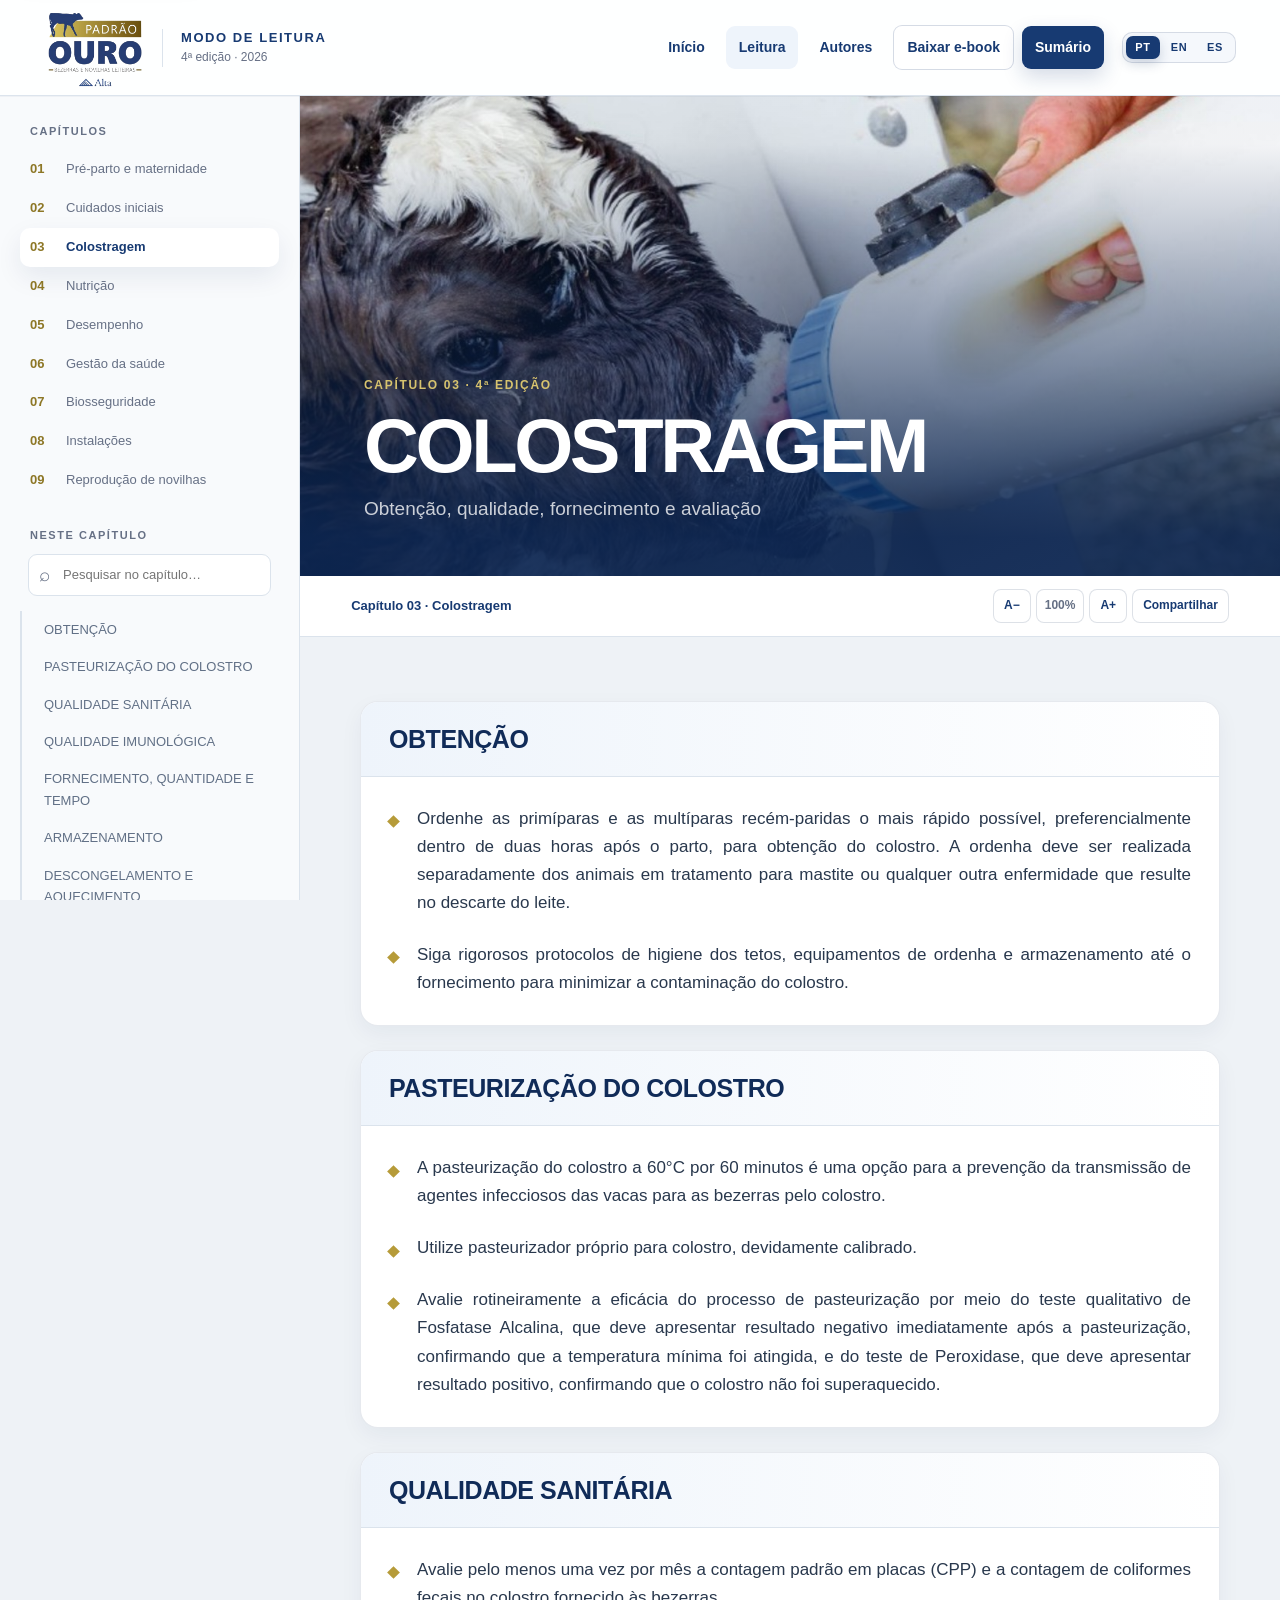
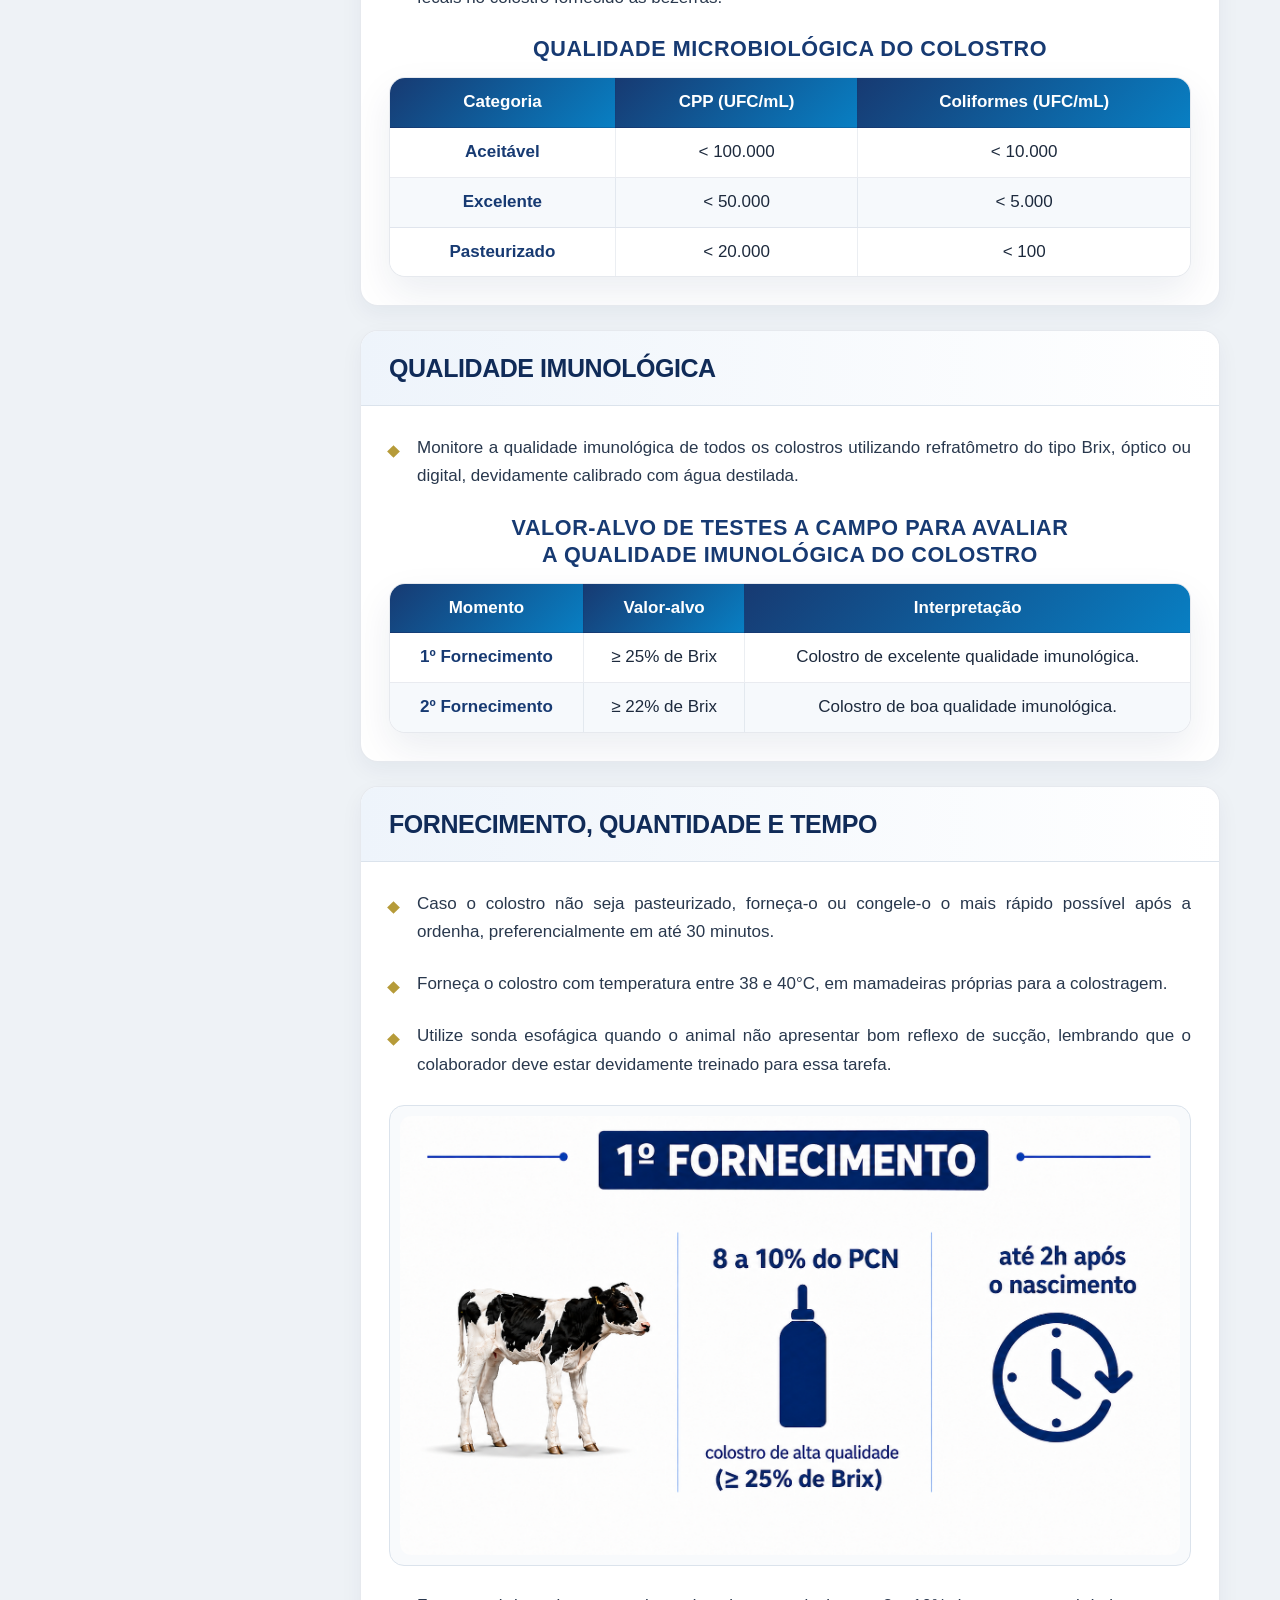
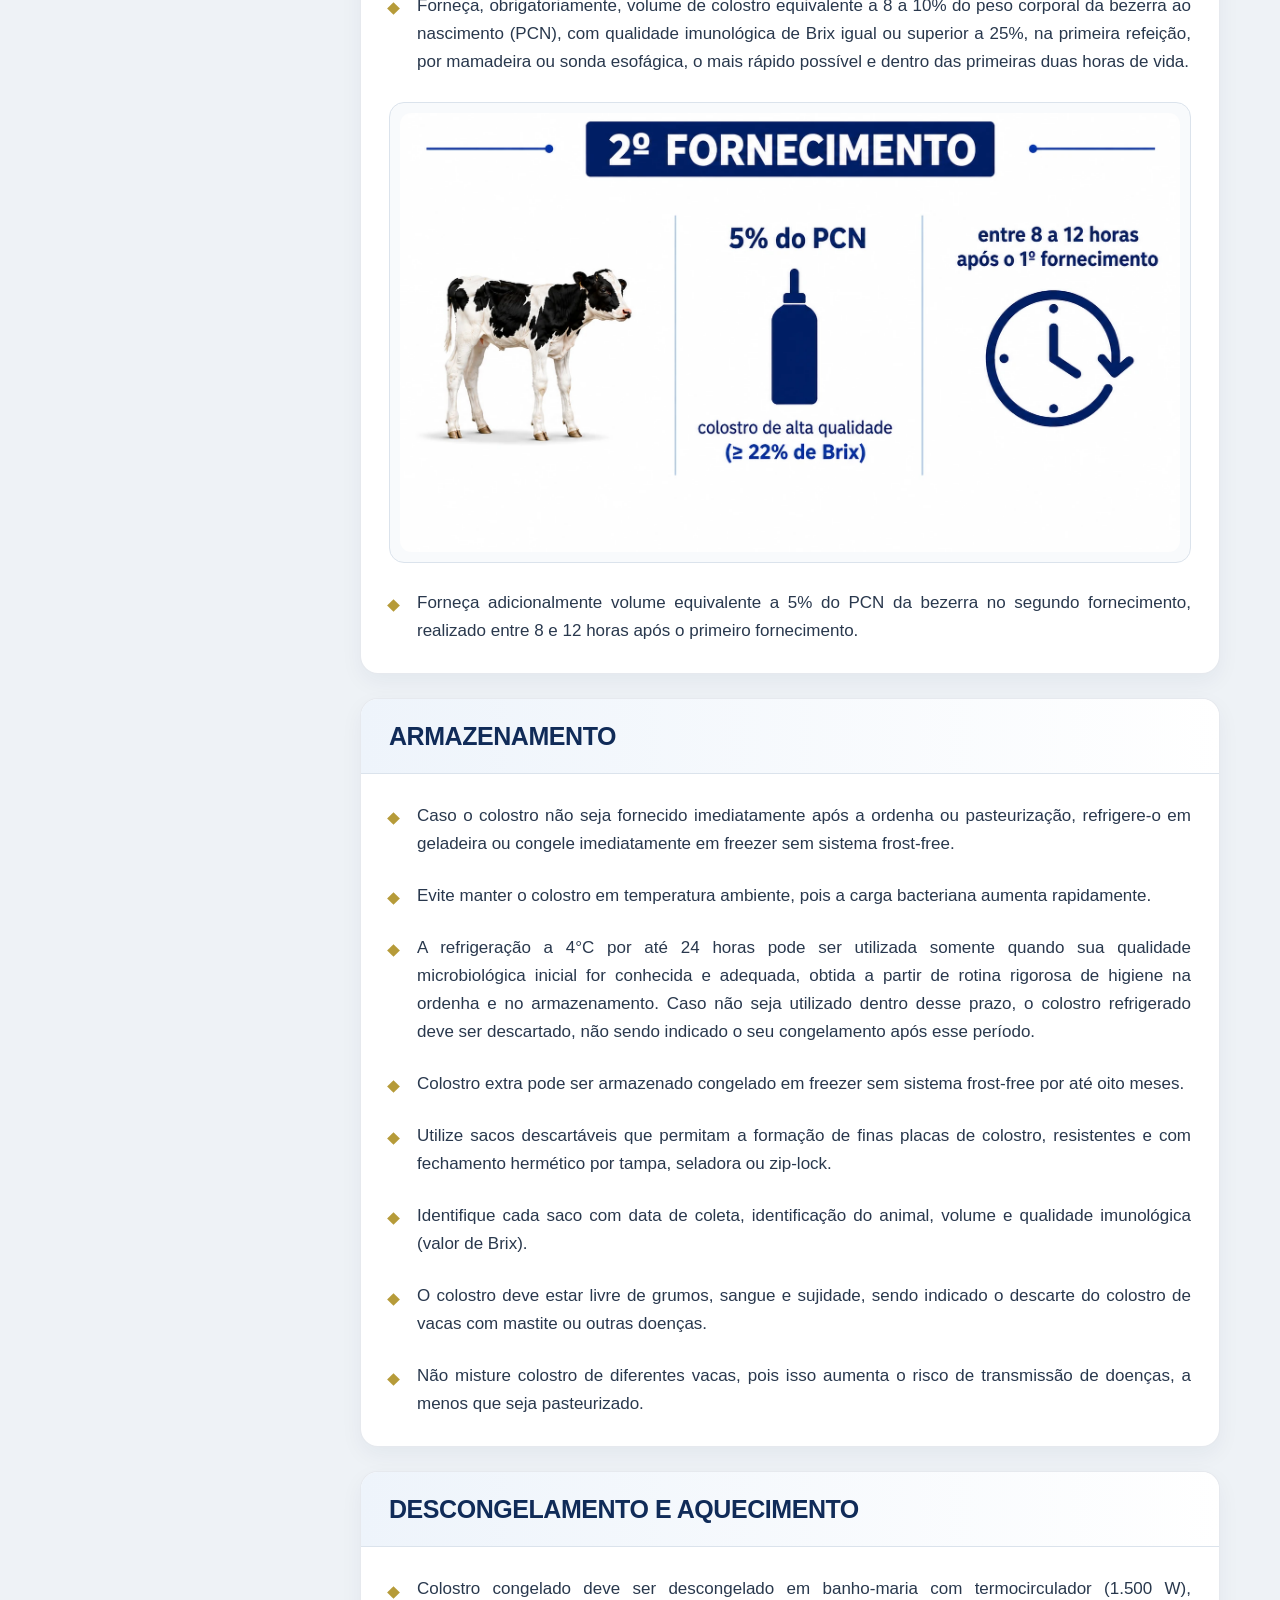
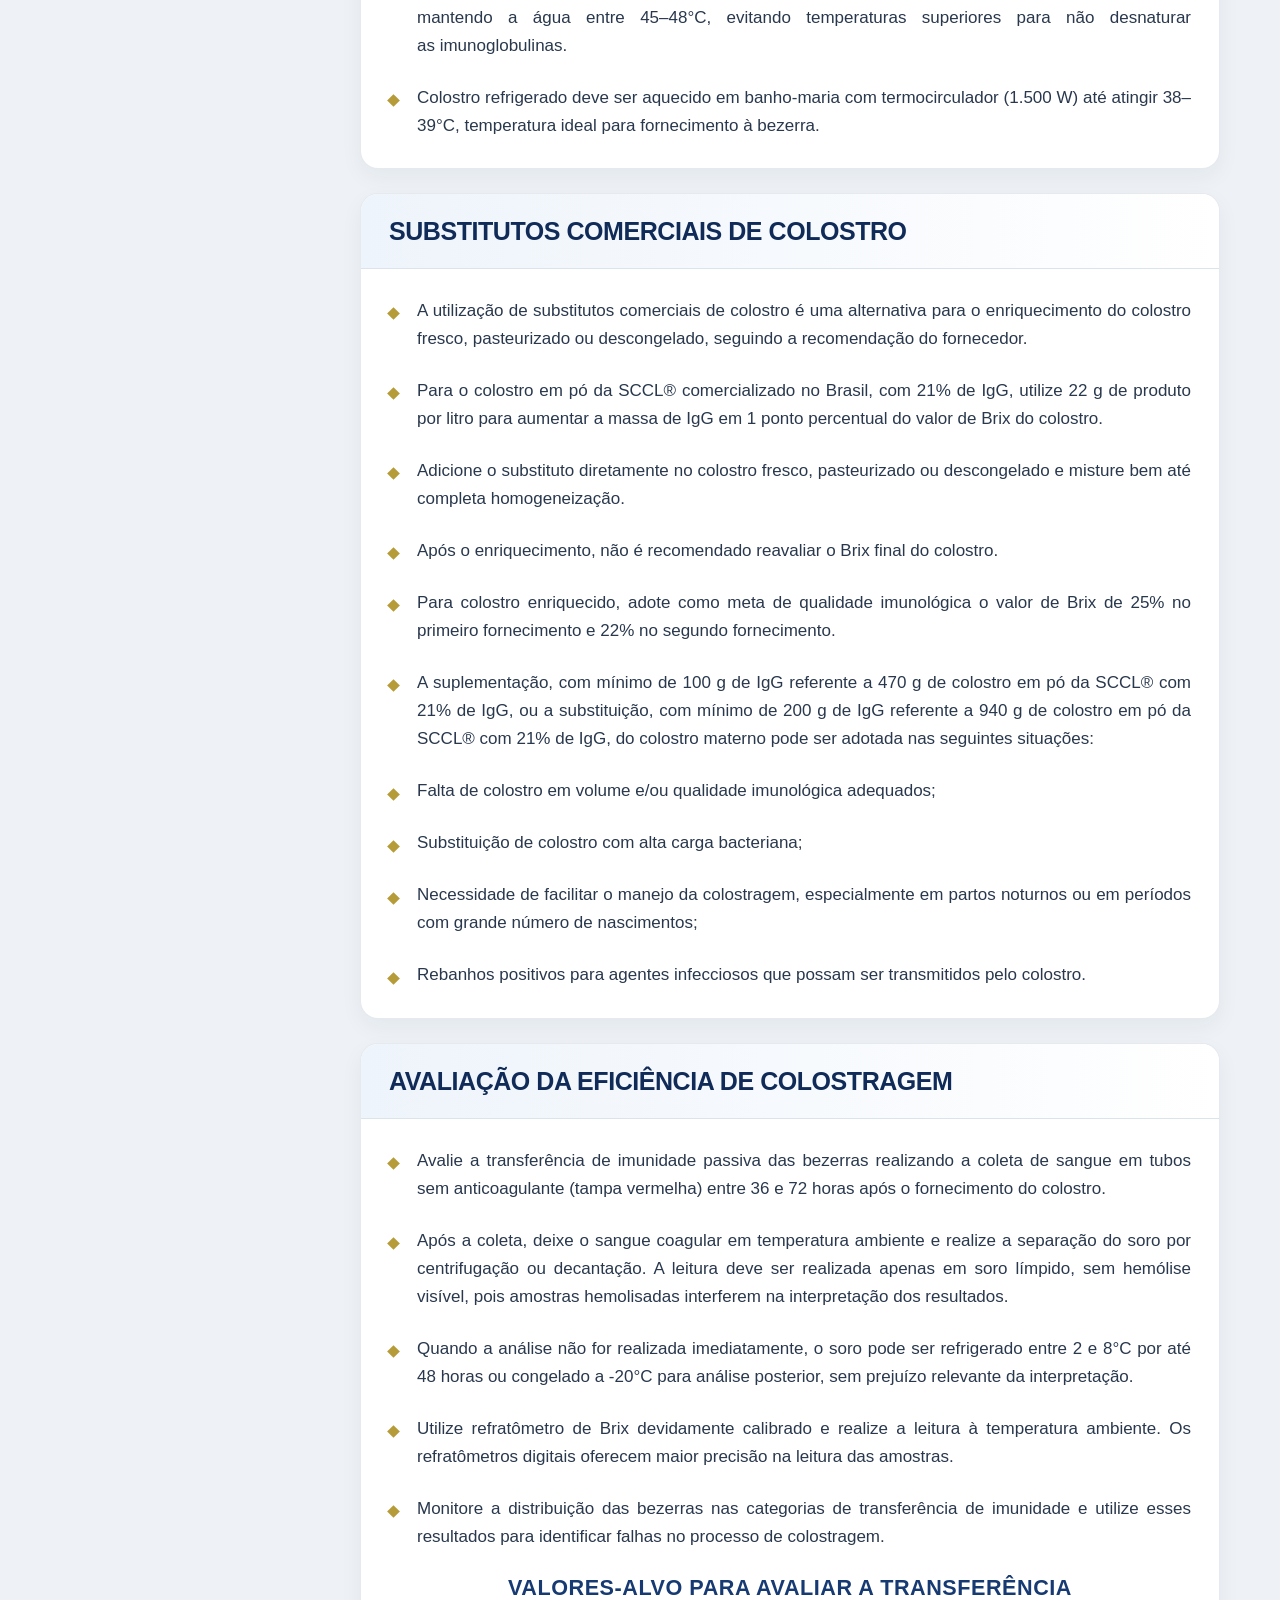
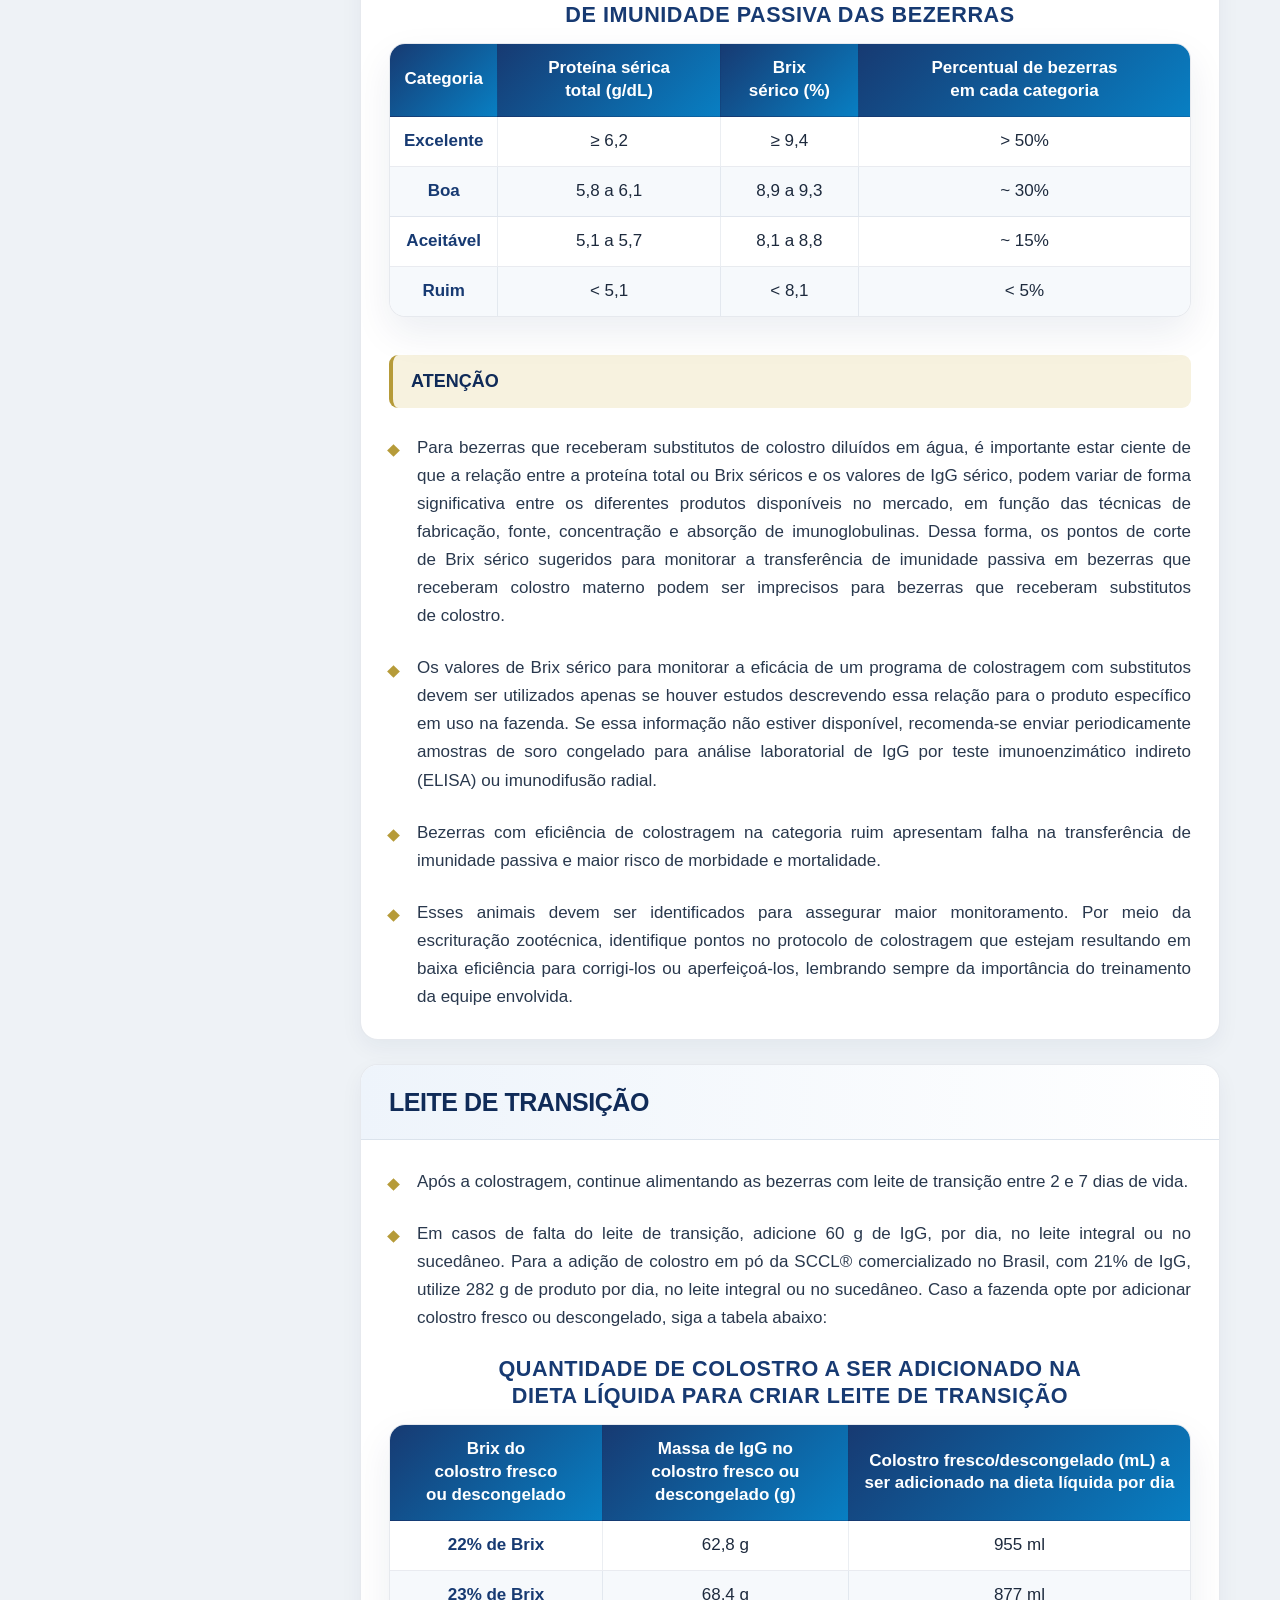
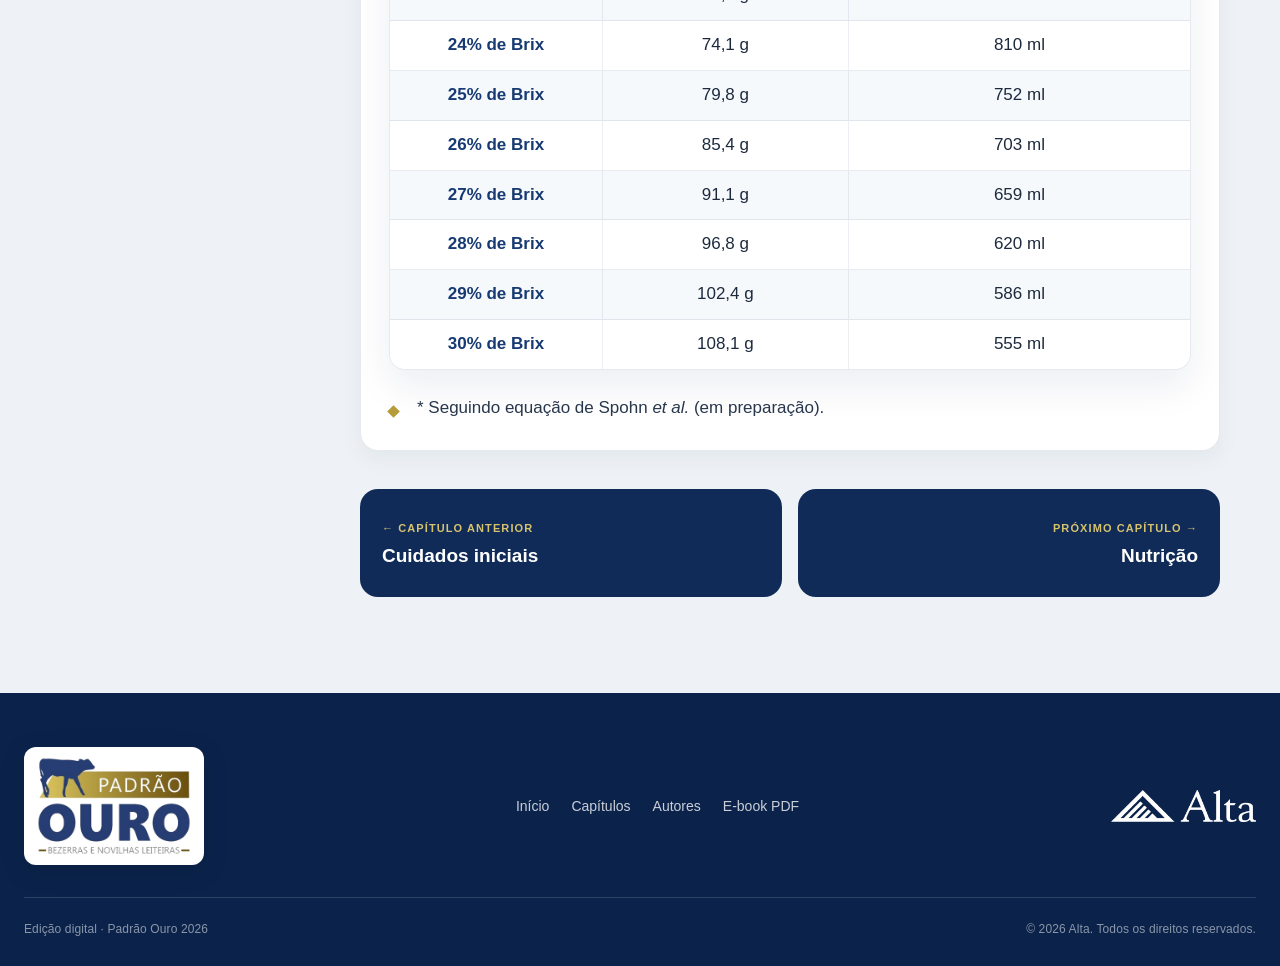
<file: colostragem.html>
<!DOCTYPE html>

<html lang="pt-BR"><head><meta charset="utf-8"/><meta content="width=device-width,initial-scale=1" name="viewport"/><meta content="#102b58" name="theme-color"/><meta content="Leitura do Padrão Ouro 2026 — Colostragem." name="description"/><title>Colostragem | Padrão Ouro 2026</title><link href="style.css?v=101" rel="stylesheet"/><link href="manifest.webmanifest?v=101" rel="manifest"/><link href="favicon-32.png?v=101" rel="icon" sizes="32x32" type="image/png"/><link href="favicon-48.png?v=101" rel="icon" sizes="48x48" type="image/png"/><link href="apple-touch-icon.png?v=101" rel="apple-touch-icon" sizes="180x180"/><meta content="yes" name="apple-mobile-web-app-capable"/><meta content="default" name="apple-mobile-web-app-status-bar-style"/><meta content="Padrão Ouro" name="apple-mobile-web-app-title"/><meta content="website" property="og:type"/><meta content="Colostragem | Padrão Ouro 2026" property="og:title"/><meta content="Leitura do Padrão Ouro 2026 — Colostragem." property="og:description"/><meta content="https://altaleite.github.io/padrao-ouro/social-share.jpg?v=101" property="og:image"/><meta content="pt_BR" property="og:locale"/><meta content="summary_large_image" name="twitter:card"/><link href="https://altaleite.github.io/padrao-ouro/colostragem.html" rel="canonical"/><link href="https://altaleite.github.io/padrao-ouro/colostragem.html" hreflang="pt-BR" rel="alternate"/><link href="https://altaleite.github.io/padrao-ouro/colostragem.html?lang=en" hreflang="en" rel="alternate"/><link href="https://altaleite.github.io/padrao-ouro/colostragem.html?lang=es" hreflang="es" rel="alternate"/><link href="https://altaleite.github.io/padrao-ouro/colostragem.html" hreflang="x-default" rel="alternate"/><meta content="en_US" property="og:locale:alternate"/><meta content="es_ES" property="og:locale:alternate"/></head>
<body class="reader-page" data-chapter="colostragem"><div aria-hidden="true" class="read-progress"></div><a class="skip-link" href="#artigo">Pular para o capítulo</a><header class="site-header reader-site-header"><div class="header-inner">
<a aria-label="Página inicial do Padrão Ouro" class="brand-lockup" href="index.html">
<img alt="Padrão Ouro com assinatura Alta" class="po-logo po-logo-full" src="padrao-ouro.png"/>
<span aria-hidden="true" class="brand-divider"></span><span class="brand-meta"><strong>Modo de leitura</strong><span>4ª edição · 2026</span></span></a>
<div class="header-end"><nav aria-label="Navegação principal" class="main-nav"><a href="index.html">Início</a><a aria-current="page" href="leitura.html">Leitura</a><a href="autores.html">Autores</a><a class="nav-ebook" download="Padrao_Ouro_2026_Ebook.pdf" href="Padrao_Ouro_2026_Ebook.pdf?v=101">Baixar e-book</a><a class="nav-cta" href="index.html#capitulos">Sumário</a><a class="nav-install" data-install-app="" hidden="" href="#">Instalar</a></nav><button aria-expanded="false" aria-label="Abrir menu" class="mobile-toggle"><span></span></button></div></div></header><div class="reader-shell"><aside aria-label="Navegação do livro" class="reader-sidebar"><p class="side-label">Capítulos</p><nav class="chapter-nav" data-reader-chapters=""></nav><p class="side-label">Neste capítulo</p><label class="side-search"><span class="visually-hidden">Pesquisar neste capítulo</span><input autocomplete="off" data-reader-search="" placeholder="Pesquisar no capítulo…" type="search"/></label><nav class="section-nav" data-reader-sections=""></nav></aside><main class="reader-main" id="artigo"><section class="reader-hero" id="colostragem" style="--reader-cover:url('colostragem.jpg')"><div class="reader-hero-content"><span class="chapter-index">Capítulo 03 · 4ª edição</span><h1>Colostragem</h1><p>Obtenção, qualidade, fornecimento e avaliação</p></div></section><div class="reader-toolbar"><span class="current">Capítulo 03 · Colostragem</span></div><article class="article" data-article=""></article><div class="article search-empty" data-search-empty="">Nenhum trecho encontrado neste capítulo.</div></main></div><footer class="site-footer"><div class="footer-inner"><div class="footer-top"><img alt="Padrão Ouro" class="footer-po" src="padrao-ouro-sem-alta.png"/><div class="footer-links"><a href="index.html">Início</a><a href="index.html#capitulos">Capítulos</a><a href="autores.html">Autores</a><a download="Padrao_Ouro_2026_Ebook.pdf" href="Padrao_Ouro_2026_Ebook.pdf?v=101">E-book PDF</a></div><img alt="Alta" class="footer-alta" src="alta-branca.png"/></div><div class="footer-bottom"><span>Edição digital · Padrão Ouro 2026</span><span>© <span data-year=""></span> Alta. Todos os direitos reservados.</span></div></div></footer><script src="content.js?v=101"></script><script src="site.js?v=101"></script><script src="reader.js?v=101"></script><script src="translate.js?v=101"></script></body></html>
</file>
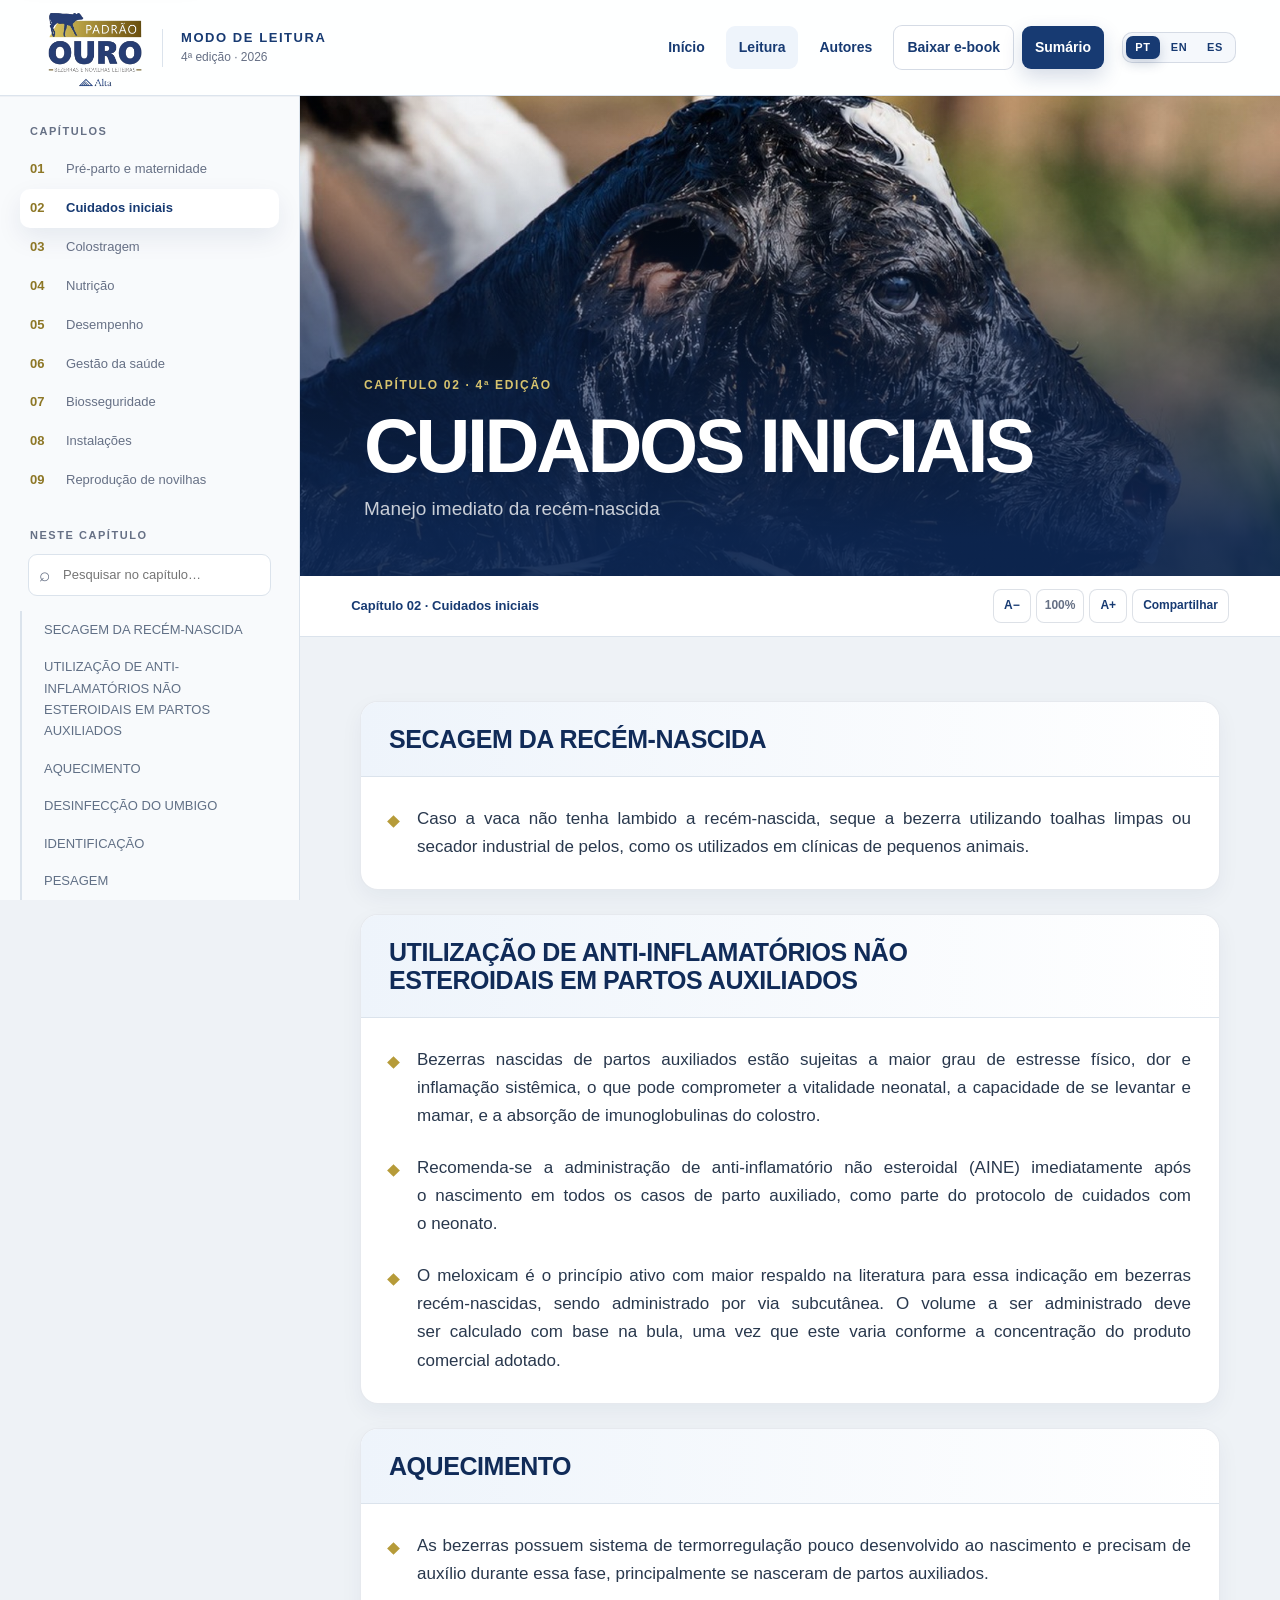
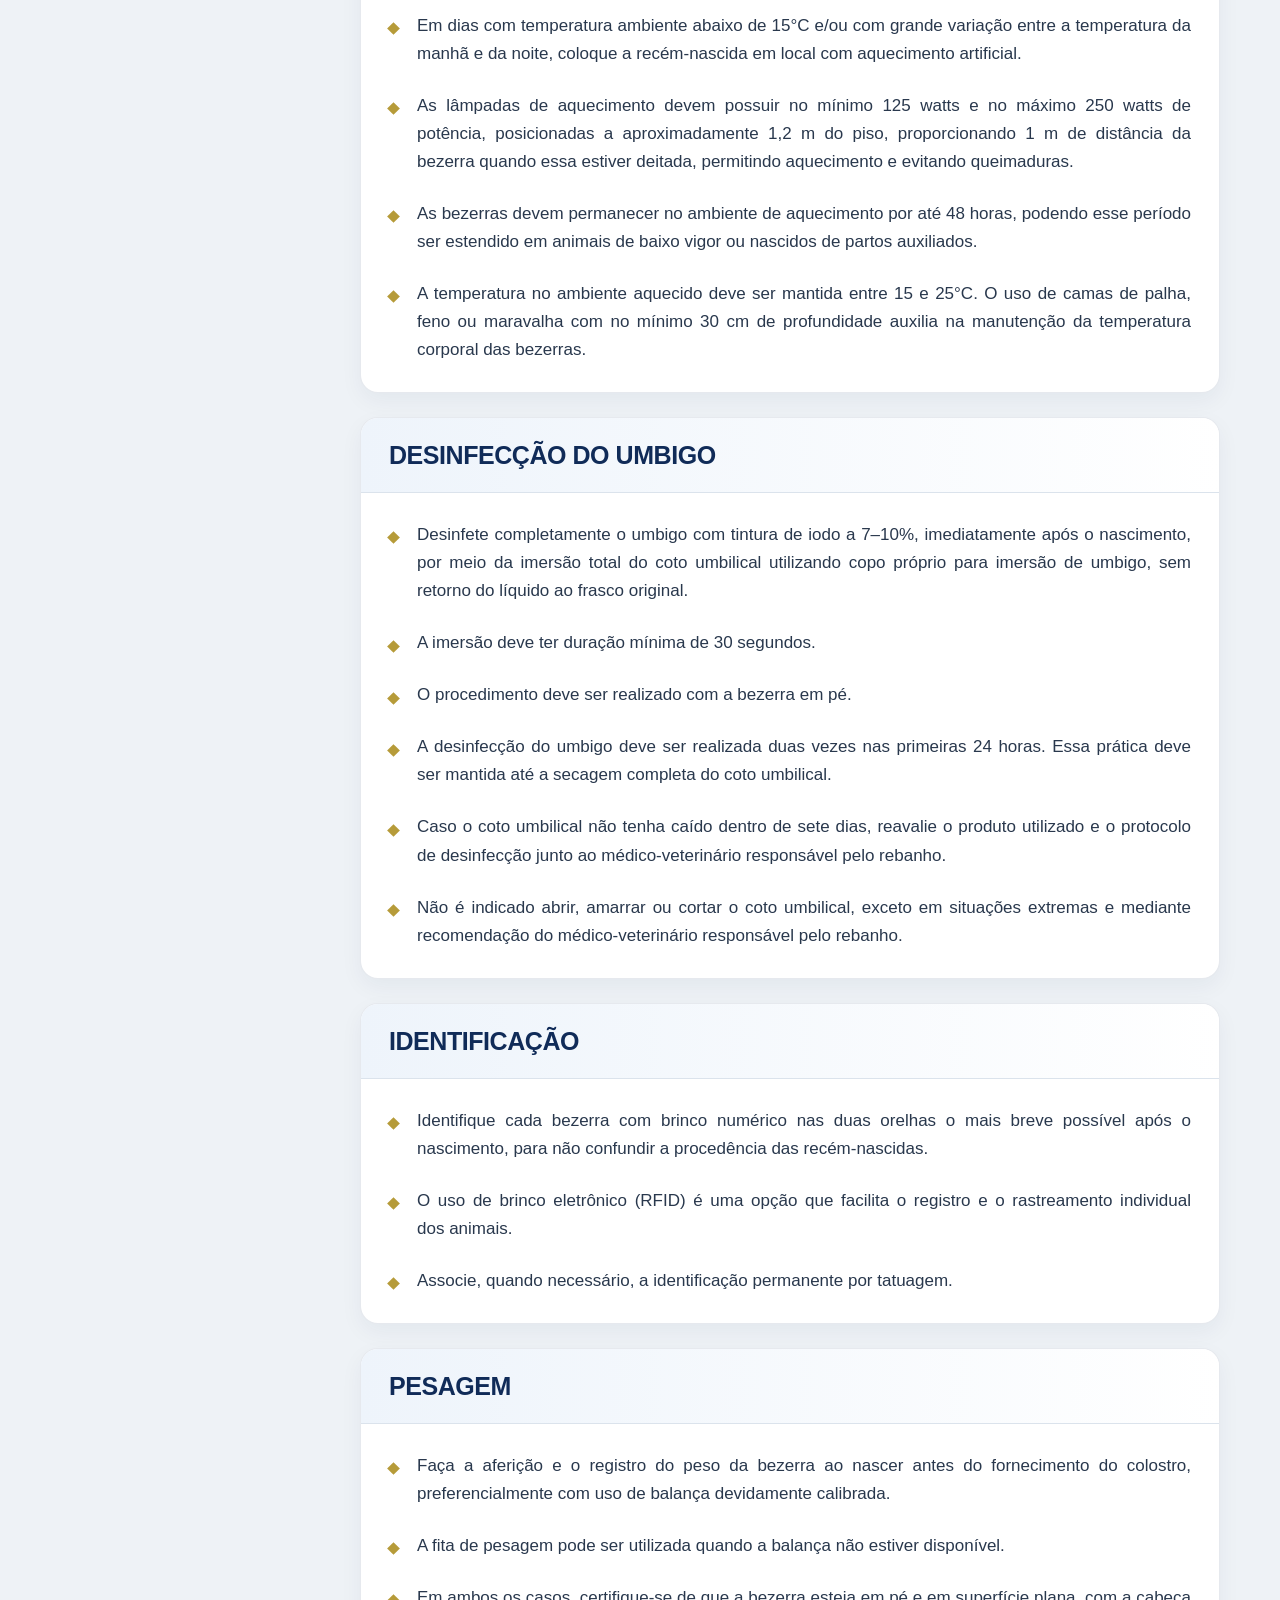
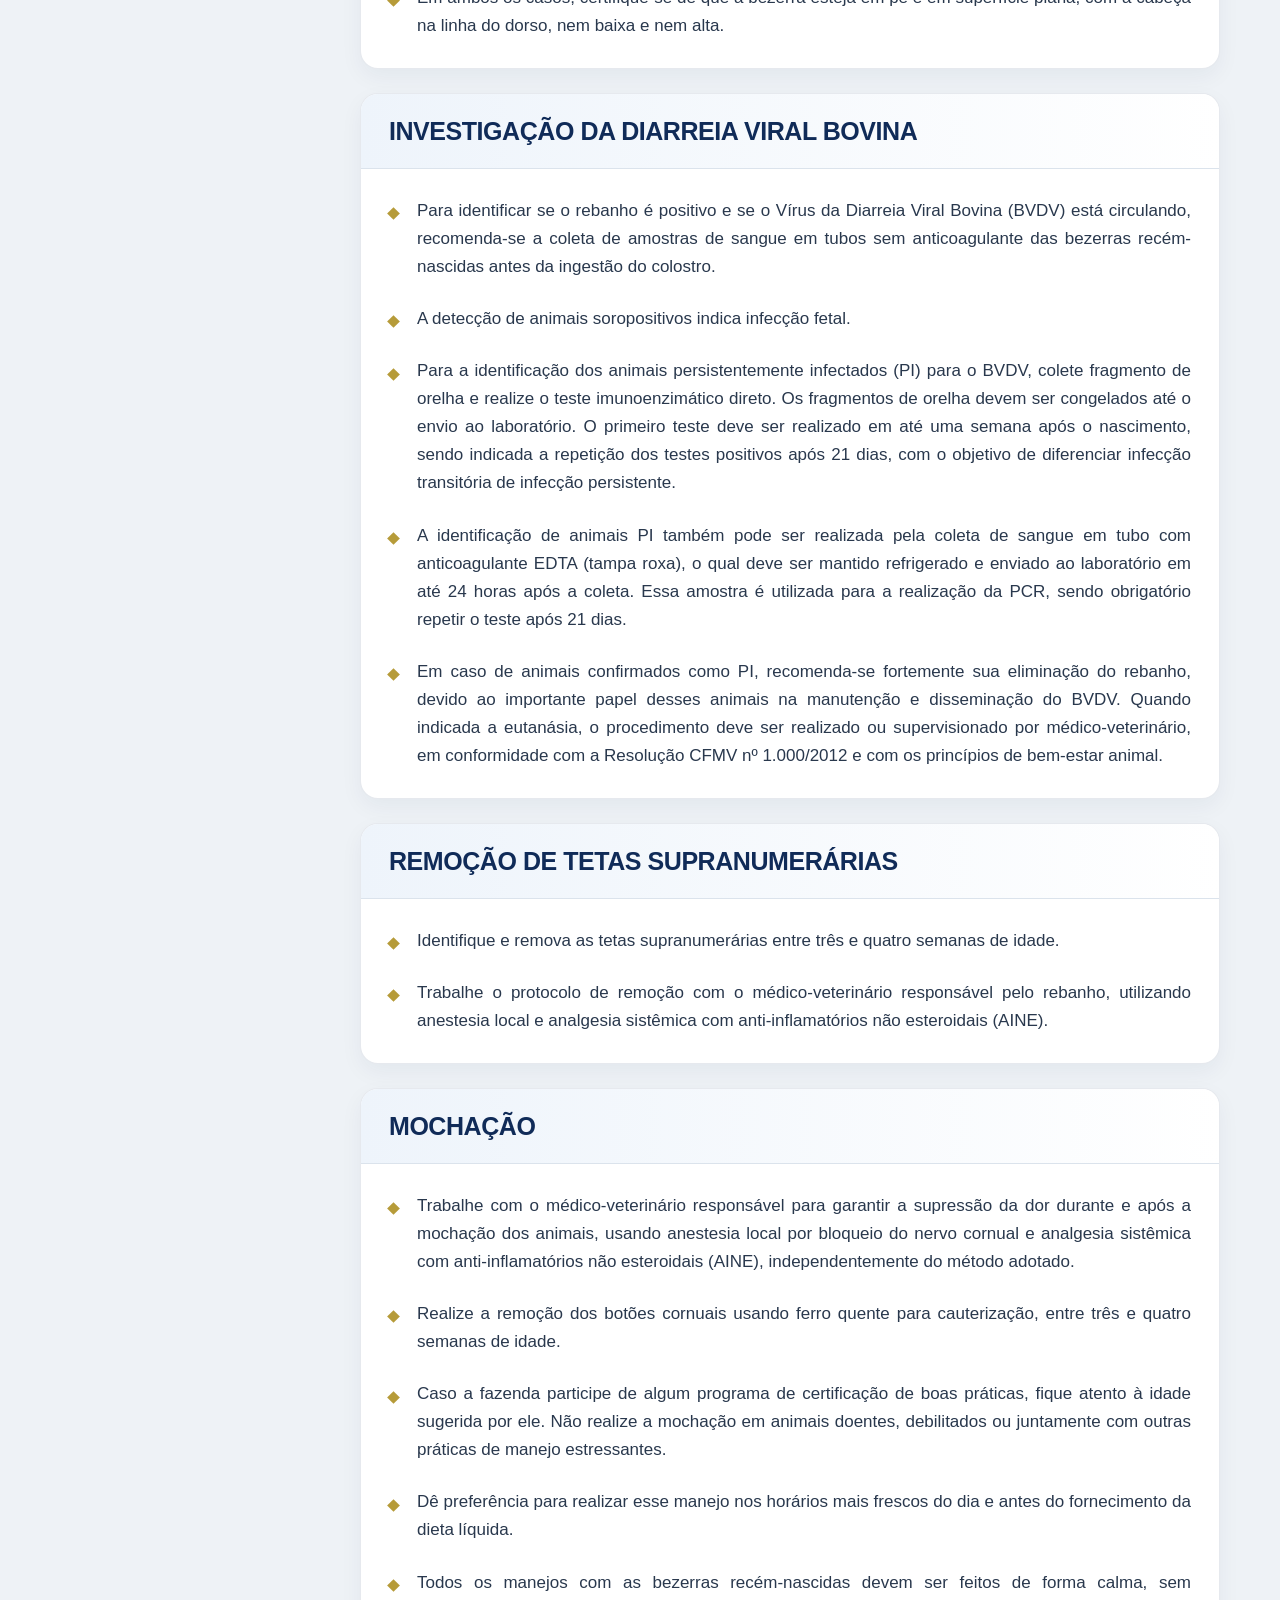
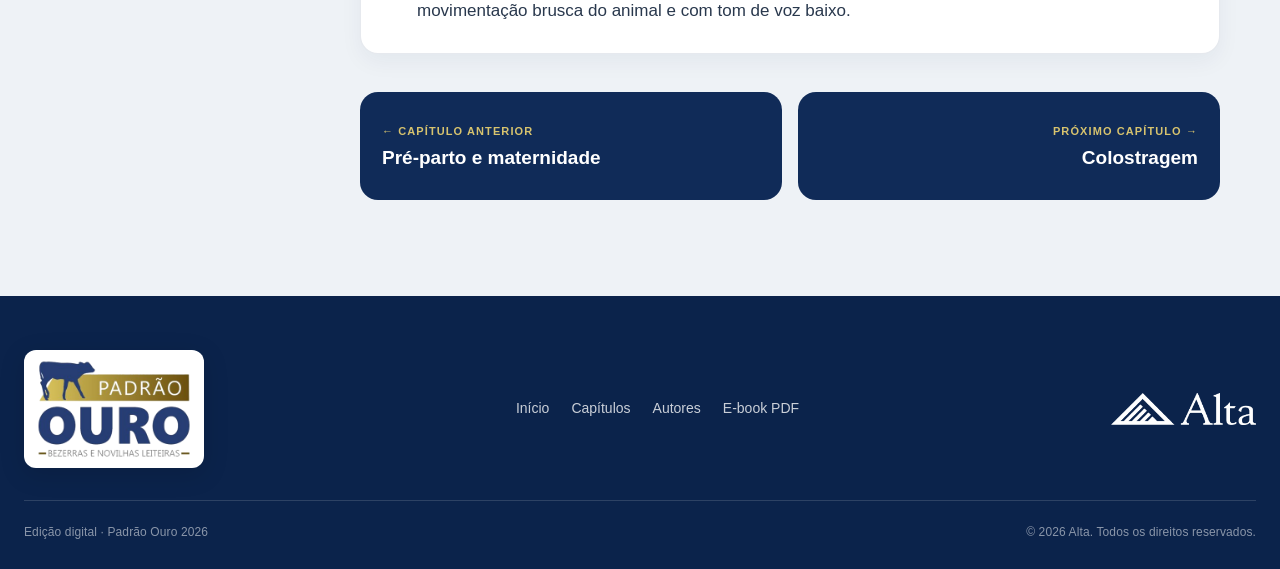
<file: cuidados-iniciais.html>
<!DOCTYPE html>

<html lang="pt-BR"><head><meta charset="utf-8"/><meta content="width=device-width,initial-scale=1" name="viewport"/><meta content="#102b58" name="theme-color"/><meta content="Leitura do Padrão Ouro 2026 — Cuidados iniciais." name="description"/><title>Cuidados iniciais | Padrão Ouro 2026</title><link href="style.css?v=101" rel="stylesheet"/><link href="manifest.webmanifest?v=101" rel="manifest"/><link href="favicon-32.png?v=101" rel="icon" sizes="32x32" type="image/png"/><link href="favicon-48.png?v=101" rel="icon" sizes="48x48" type="image/png"/><link href="apple-touch-icon.png?v=101" rel="apple-touch-icon" sizes="180x180"/><meta content="yes" name="apple-mobile-web-app-capable"/><meta content="default" name="apple-mobile-web-app-status-bar-style"/><meta content="Padrão Ouro" name="apple-mobile-web-app-title"/><meta content="website" property="og:type"/><meta content="Cuidados iniciais | Padrão Ouro 2026" property="og:title"/><meta content="Leitura do Padrão Ouro 2026 — Cuidados iniciais." property="og:description"/><meta content="https://altaleite.github.io/padrao-ouro/social-share.jpg?v=101" property="og:image"/><meta content="pt_BR" property="og:locale"/><meta content="summary_large_image" name="twitter:card"/><link href="https://altaleite.github.io/padrao-ouro/cuidados-iniciais.html" rel="canonical"/><link href="https://altaleite.github.io/padrao-ouro/cuidados-iniciais.html" hreflang="pt-BR" rel="alternate"/><link href="https://altaleite.github.io/padrao-ouro/cuidados-iniciais.html?lang=en" hreflang="en" rel="alternate"/><link href="https://altaleite.github.io/padrao-ouro/cuidados-iniciais.html?lang=es" hreflang="es" rel="alternate"/><link href="https://altaleite.github.io/padrao-ouro/cuidados-iniciais.html" hreflang="x-default" rel="alternate"/><meta content="en_US" property="og:locale:alternate"/><meta content="es_ES" property="og:locale:alternate"/></head>
<body class="reader-page" data-chapter="cuidados-iniciais"><div aria-hidden="true" class="read-progress"></div><a class="skip-link" href="#artigo">Pular para o capítulo</a><header class="site-header reader-site-header"><div class="header-inner">
<a aria-label="Página inicial do Padrão Ouro" class="brand-lockup" href="index.html">
<img alt="Padrão Ouro com assinatura Alta" class="po-logo po-logo-full" src="padrao-ouro.png"/>
<span aria-hidden="true" class="brand-divider"></span><span class="brand-meta"><strong>Modo de leitura</strong><span>4ª edição · 2026</span></span></a>
<div class="header-end"><nav aria-label="Navegação principal" class="main-nav"><a href="index.html">Início</a><a aria-current="page" href="leitura.html">Leitura</a><a href="autores.html">Autores</a><a class="nav-ebook" download="Padrao_Ouro_2026_Ebook.pdf" href="Padrao_Ouro_2026_Ebook.pdf?v=101">Baixar e-book</a><a class="nav-cta" href="index.html#capitulos">Sumário</a><a class="nav-install" data-install-app="" hidden="" href="#">Instalar</a></nav><button aria-expanded="false" aria-label="Abrir menu" class="mobile-toggle"><span></span></button></div></div></header><div class="reader-shell"><aside aria-label="Navegação do livro" class="reader-sidebar"><p class="side-label">Capítulos</p><nav class="chapter-nav" data-reader-chapters=""></nav><p class="side-label">Neste capítulo</p><label class="side-search"><span class="visually-hidden">Pesquisar neste capítulo</span><input autocomplete="off" data-reader-search="" placeholder="Pesquisar no capítulo…" type="search"/></label><nav class="section-nav" data-reader-sections=""></nav></aside><main class="reader-main" id="artigo"><section class="reader-hero" id="cuidados-iniciais" style="--reader-cover:url('cuidados-iniciais.jpg')"><div class="reader-hero-content"><span class="chapter-index">Capítulo 02 · 4ª edição</span><h1>Cuidados iniciais</h1><p>Manejo imediato da recém-nascida</p></div></section><div class="reader-toolbar"><span class="current">Capítulo 02 · Cuidados iniciais</span></div><article class="article" data-article=""></article><div class="article search-empty" data-search-empty="">Nenhum trecho encontrado neste capítulo.</div></main></div><footer class="site-footer"><div class="footer-inner"><div class="footer-top"><img alt="Padrão Ouro" class="footer-po" src="padrao-ouro-sem-alta.png"/><div class="footer-links"><a href="index.html">Início</a><a href="index.html#capitulos">Capítulos</a><a href="autores.html">Autores</a><a download="Padrao_Ouro_2026_Ebook.pdf" href="Padrao_Ouro_2026_Ebook.pdf?v=101">E-book PDF</a></div><img alt="Alta" class="footer-alta" src="alta-branca.png"/></div><div class="footer-bottom"><span>Edição digital · Padrão Ouro 2026</span><span>© <span data-year=""></span> Alta. Todos os direitos reservados.</span></div></div></footer><script src="content.js?v=101"></script><script src="site.js?v=101"></script><script src="reader.js?v=101"></script><script src="translate.js?v=101"></script></body></html>
</file>
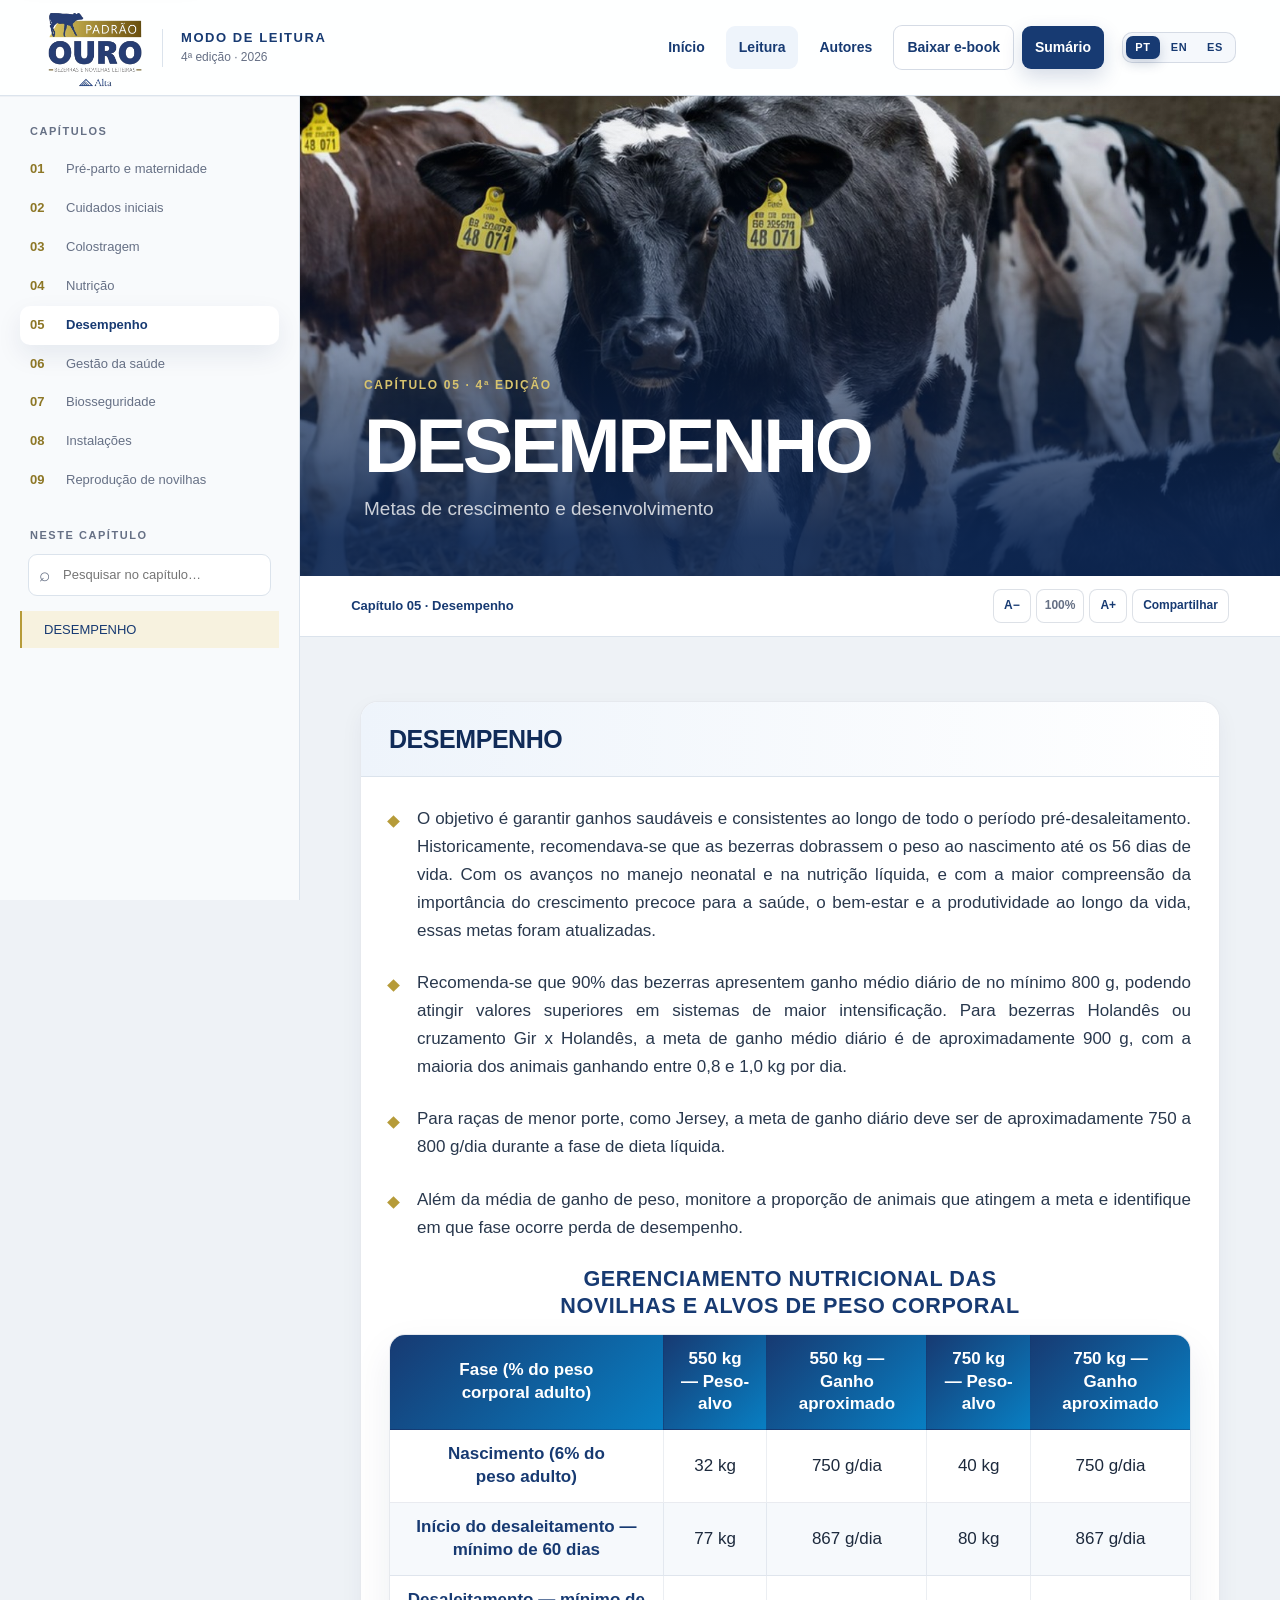
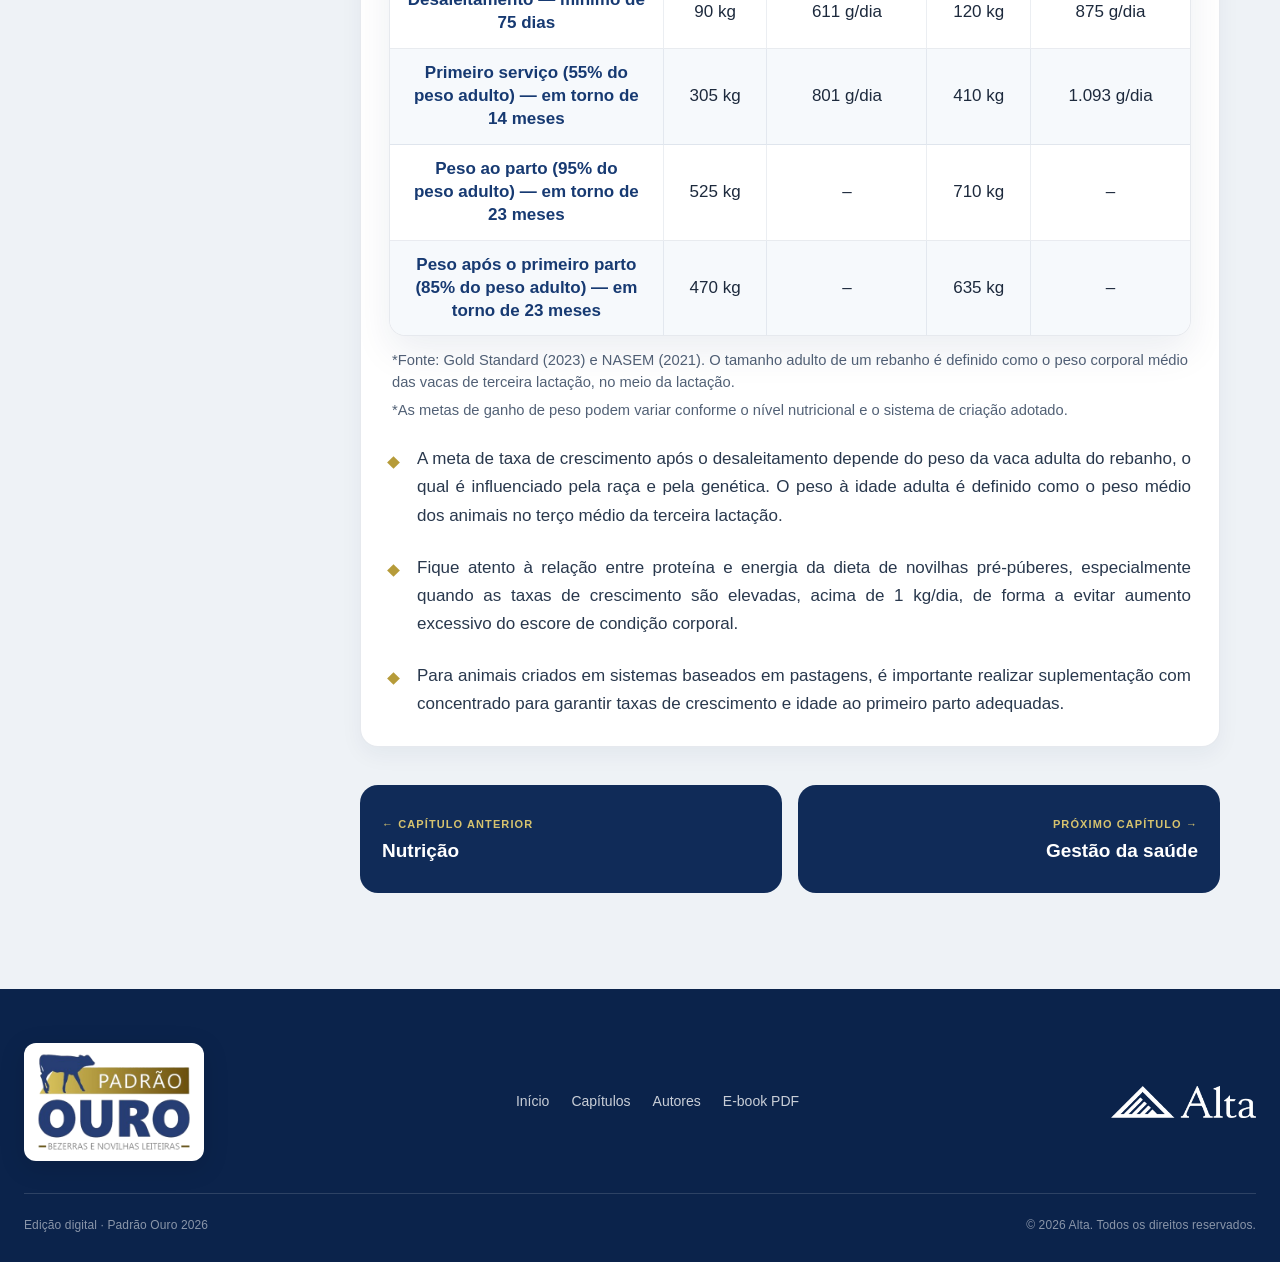
<file: desempenho.html>
<!DOCTYPE html>

<html lang="pt-BR"><head><meta charset="utf-8"/><meta content="width=device-width,initial-scale=1" name="viewport"/><meta content="#102b58" name="theme-color"/><meta content="Leitura do Padrão Ouro 2026 — Desempenho." name="description"/><title>Desempenho | Padrão Ouro 2026</title><link href="style.css?v=101" rel="stylesheet"/><link href="manifest.webmanifest?v=101" rel="manifest"/><link href="favicon-32.png?v=101" rel="icon" sizes="32x32" type="image/png"/><link href="favicon-48.png?v=101" rel="icon" sizes="48x48" type="image/png"/><link href="apple-touch-icon.png?v=101" rel="apple-touch-icon" sizes="180x180"/><meta content="yes" name="apple-mobile-web-app-capable"/><meta content="default" name="apple-mobile-web-app-status-bar-style"/><meta content="Padrão Ouro" name="apple-mobile-web-app-title"/><meta content="website" property="og:type"/><meta content="Desempenho | Padrão Ouro 2026" property="og:title"/><meta content="Leitura do Padrão Ouro 2026 — Desempenho." property="og:description"/><meta content="https://altaleite.github.io/padrao-ouro/social-share.jpg?v=101" property="og:image"/><meta content="pt_BR" property="og:locale"/><meta content="summary_large_image" name="twitter:card"/><link href="https://altaleite.github.io/padrao-ouro/desempenho.html" rel="canonical"/><link href="https://altaleite.github.io/padrao-ouro/desempenho.html" hreflang="pt-BR" rel="alternate"/><link href="https://altaleite.github.io/padrao-ouro/desempenho.html?lang=en" hreflang="en" rel="alternate"/><link href="https://altaleite.github.io/padrao-ouro/desempenho.html?lang=es" hreflang="es" rel="alternate"/><link href="https://altaleite.github.io/padrao-ouro/desempenho.html" hreflang="x-default" rel="alternate"/><meta content="en_US" property="og:locale:alternate"/><meta content="es_ES" property="og:locale:alternate"/></head>
<body class="reader-page" data-chapter="desempenho"><div aria-hidden="true" class="read-progress"></div><a class="skip-link" href="#artigo">Pular para o capítulo</a><header class="site-header reader-site-header"><div class="header-inner">
<a aria-label="Página inicial do Padrão Ouro" class="brand-lockup" href="index.html">
<img alt="Padrão Ouro com assinatura Alta" class="po-logo po-logo-full" src="padrao-ouro.png"/>
<span aria-hidden="true" class="brand-divider"></span><span class="brand-meta"><strong>Modo de leitura</strong><span>4ª edição · 2026</span></span></a>
<div class="header-end"><nav aria-label="Navegação principal" class="main-nav"><a href="index.html">Início</a><a aria-current="page" href="leitura.html">Leitura</a><a href="autores.html">Autores</a><a class="nav-ebook" download="Padrao_Ouro_2026_Ebook.pdf" href="Padrao_Ouro_2026_Ebook.pdf?v=101">Baixar e-book</a><a class="nav-cta" href="index.html#capitulos">Sumário</a><a class="nav-install" data-install-app="" hidden="" href="#">Instalar</a></nav><button aria-expanded="false" aria-label="Abrir menu" class="mobile-toggle"><span></span></button></div></div></header><div class="reader-shell"><aside aria-label="Navegação do livro" class="reader-sidebar"><p class="side-label">Capítulos</p><nav class="chapter-nav" data-reader-chapters=""></nav><p class="side-label">Neste capítulo</p><label class="side-search"><span class="visually-hidden">Pesquisar neste capítulo</span><input autocomplete="off" data-reader-search="" placeholder="Pesquisar no capítulo…" type="search"/></label><nav class="section-nav" data-reader-sections=""></nav></aside><main class="reader-main" id="artigo"><section class="reader-hero" id="desempenho" style="--reader-cover:url('desempenho.jpg')"><div class="reader-hero-content"><span class="chapter-index">Capítulo 05 · 4ª edição</span><h1>Desempenho</h1><p>Metas de crescimento e desenvolvimento</p></div></section><div class="reader-toolbar"><span class="current">Capítulo 05 · Desempenho</span></div><article class="article" data-article=""></article><div class="article search-empty" data-search-empty="">Nenhum trecho encontrado neste capítulo.</div></main></div><footer class="site-footer"><div class="footer-inner"><div class="footer-top"><img alt="Padrão Ouro" class="footer-po" src="padrao-ouro-sem-alta.png"/><div class="footer-links"><a href="index.html">Início</a><a href="index.html#capitulos">Capítulos</a><a href="autores.html">Autores</a><a download="Padrao_Ouro_2026_Ebook.pdf" href="Padrao_Ouro_2026_Ebook.pdf?v=101">E-book PDF</a></div><img alt="Alta" class="footer-alta" src="alta-branca.png"/></div><div class="footer-bottom"><span>Edição digital · Padrão Ouro 2026</span><span>© <span data-year=""></span> Alta. Todos os direitos reservados.</span></div></div></footer><script src="content.js?v=101"></script><script src="site.js?v=101"></script><script src="reader.js?v=101"></script><script src="translate.js?v=101"></script></body></html>
</file>
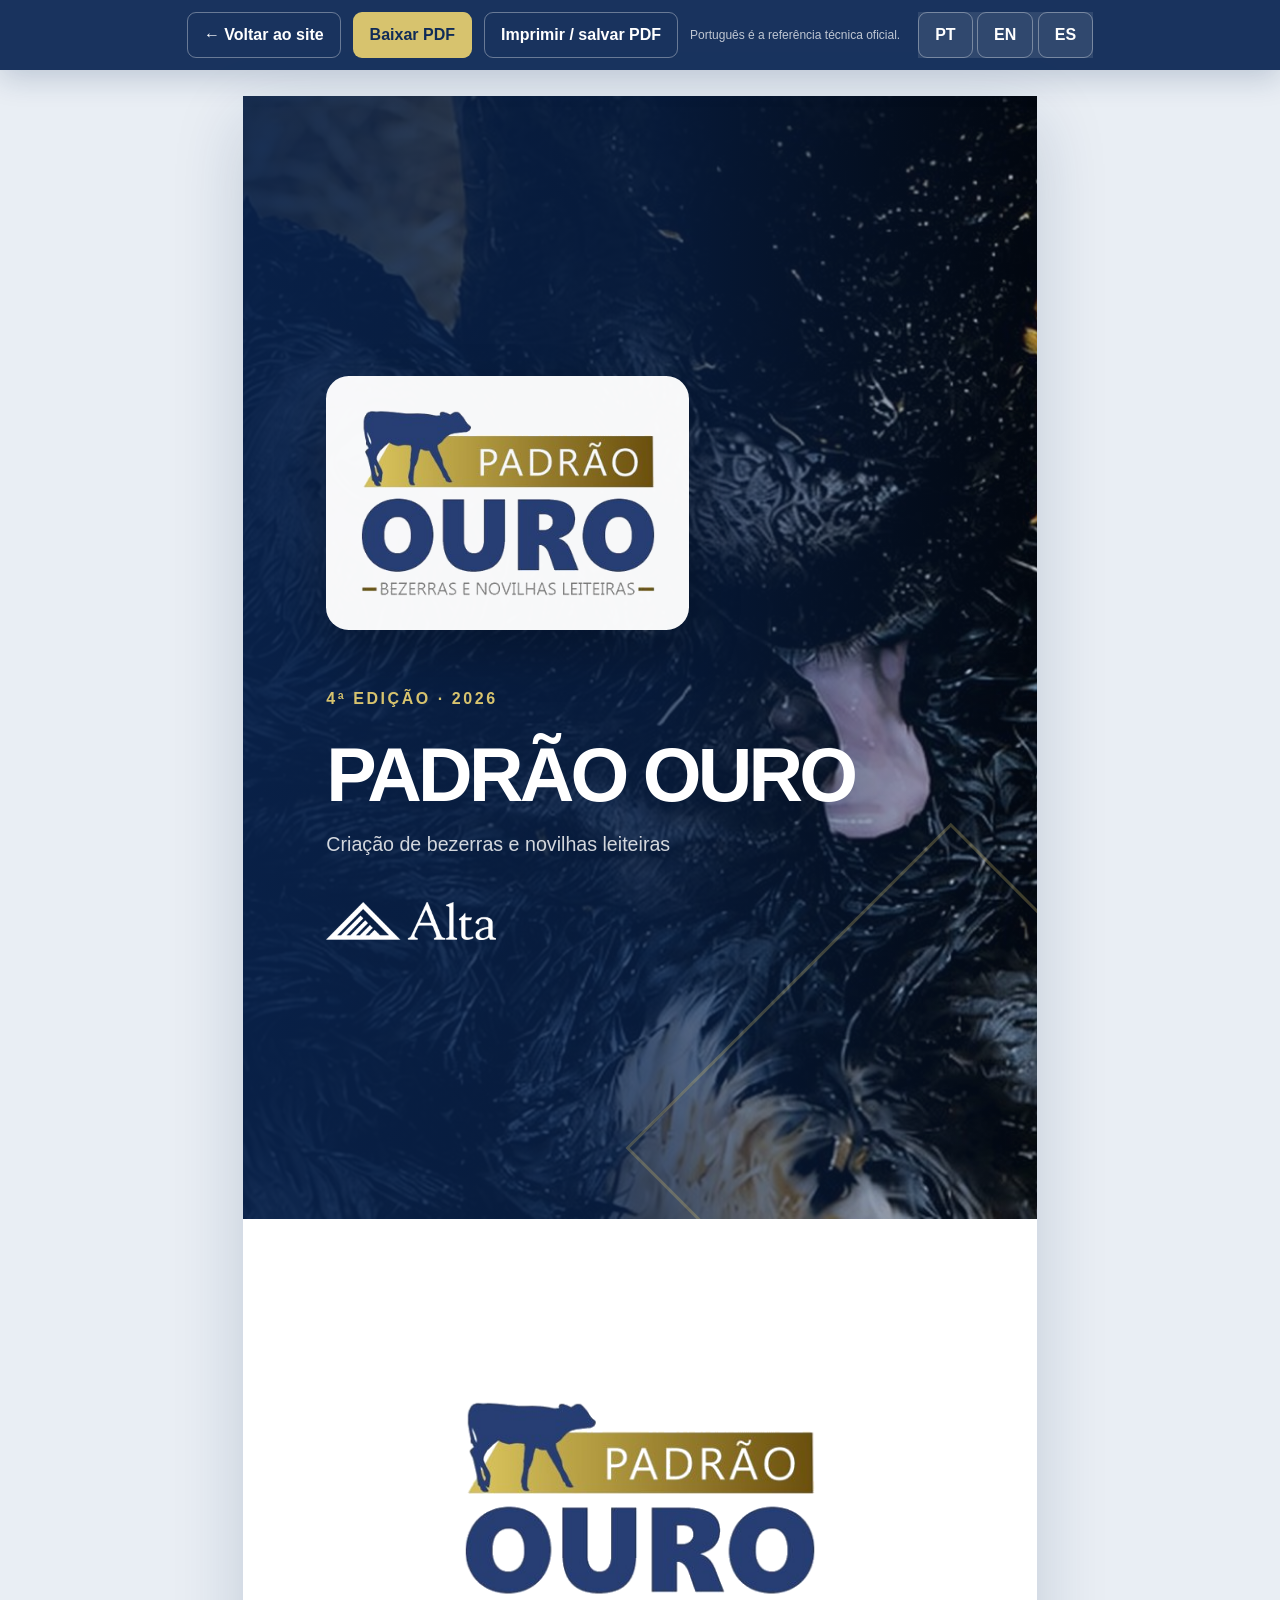
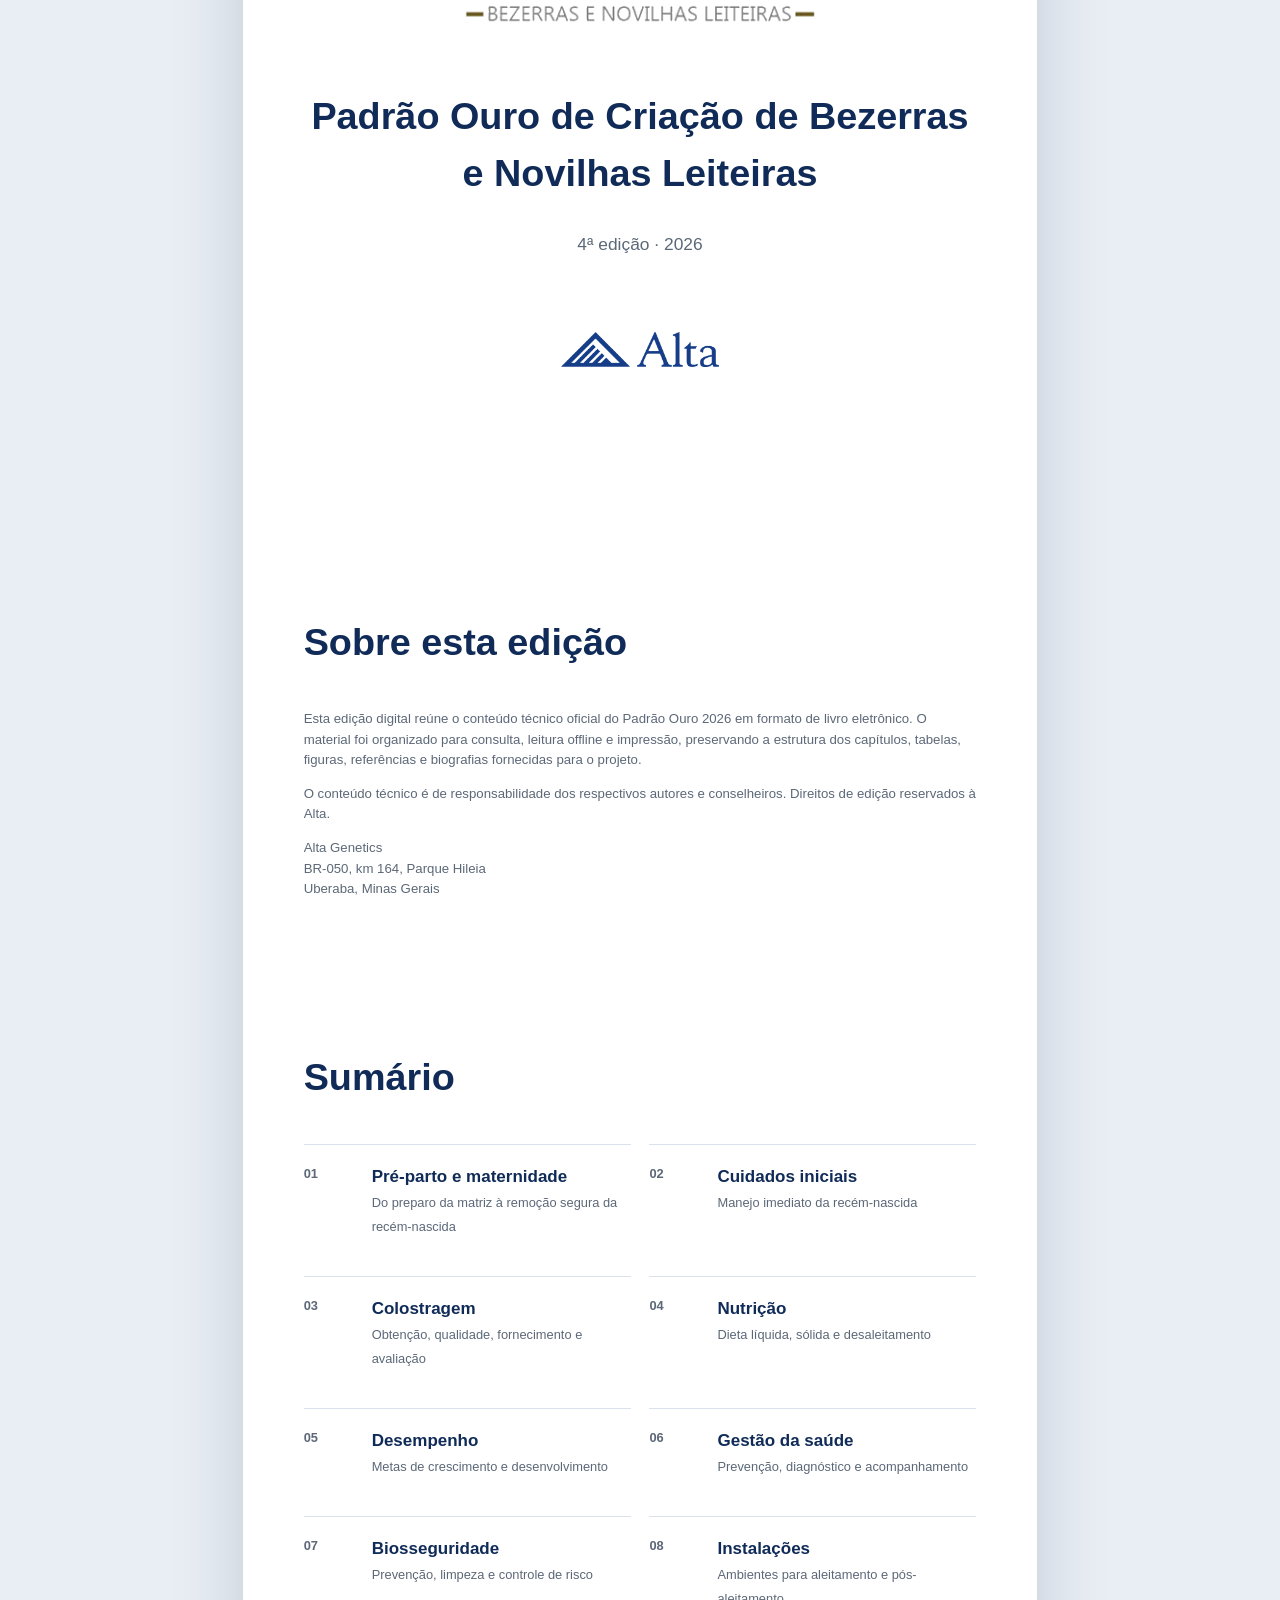
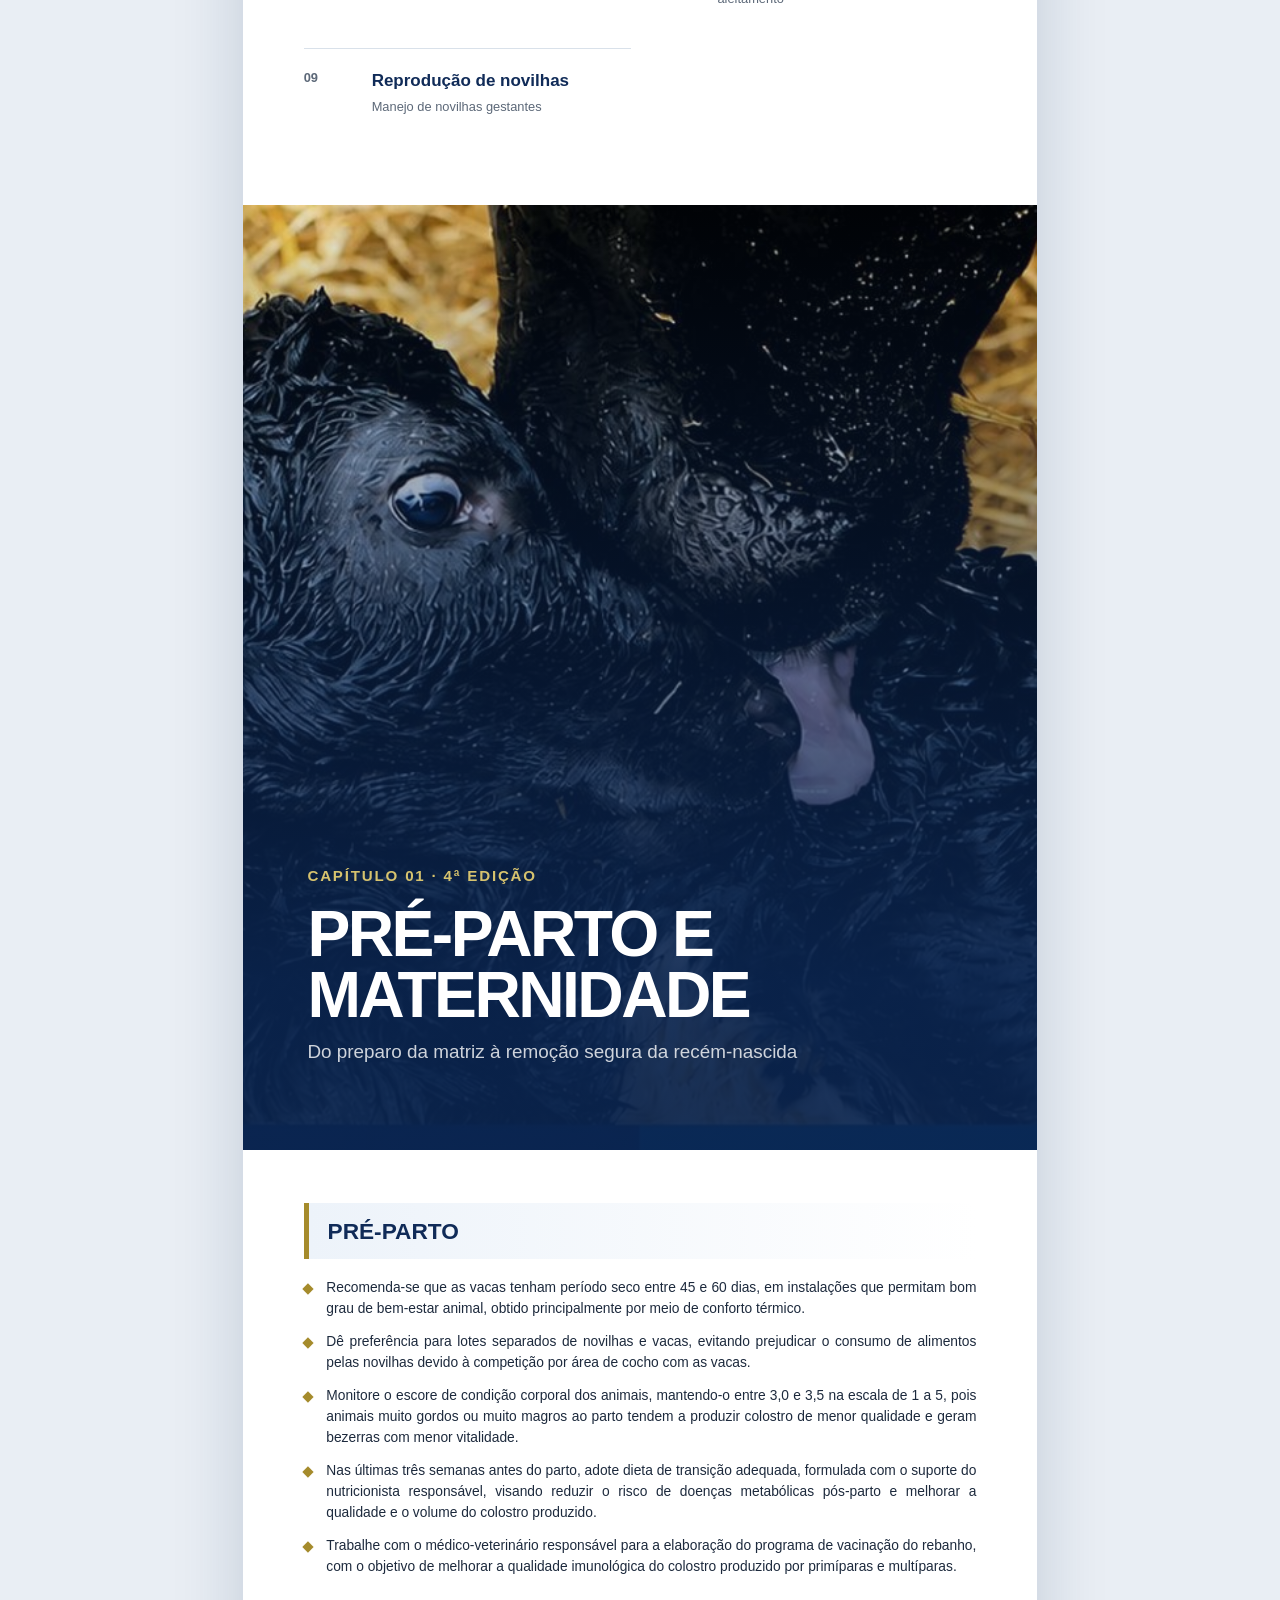
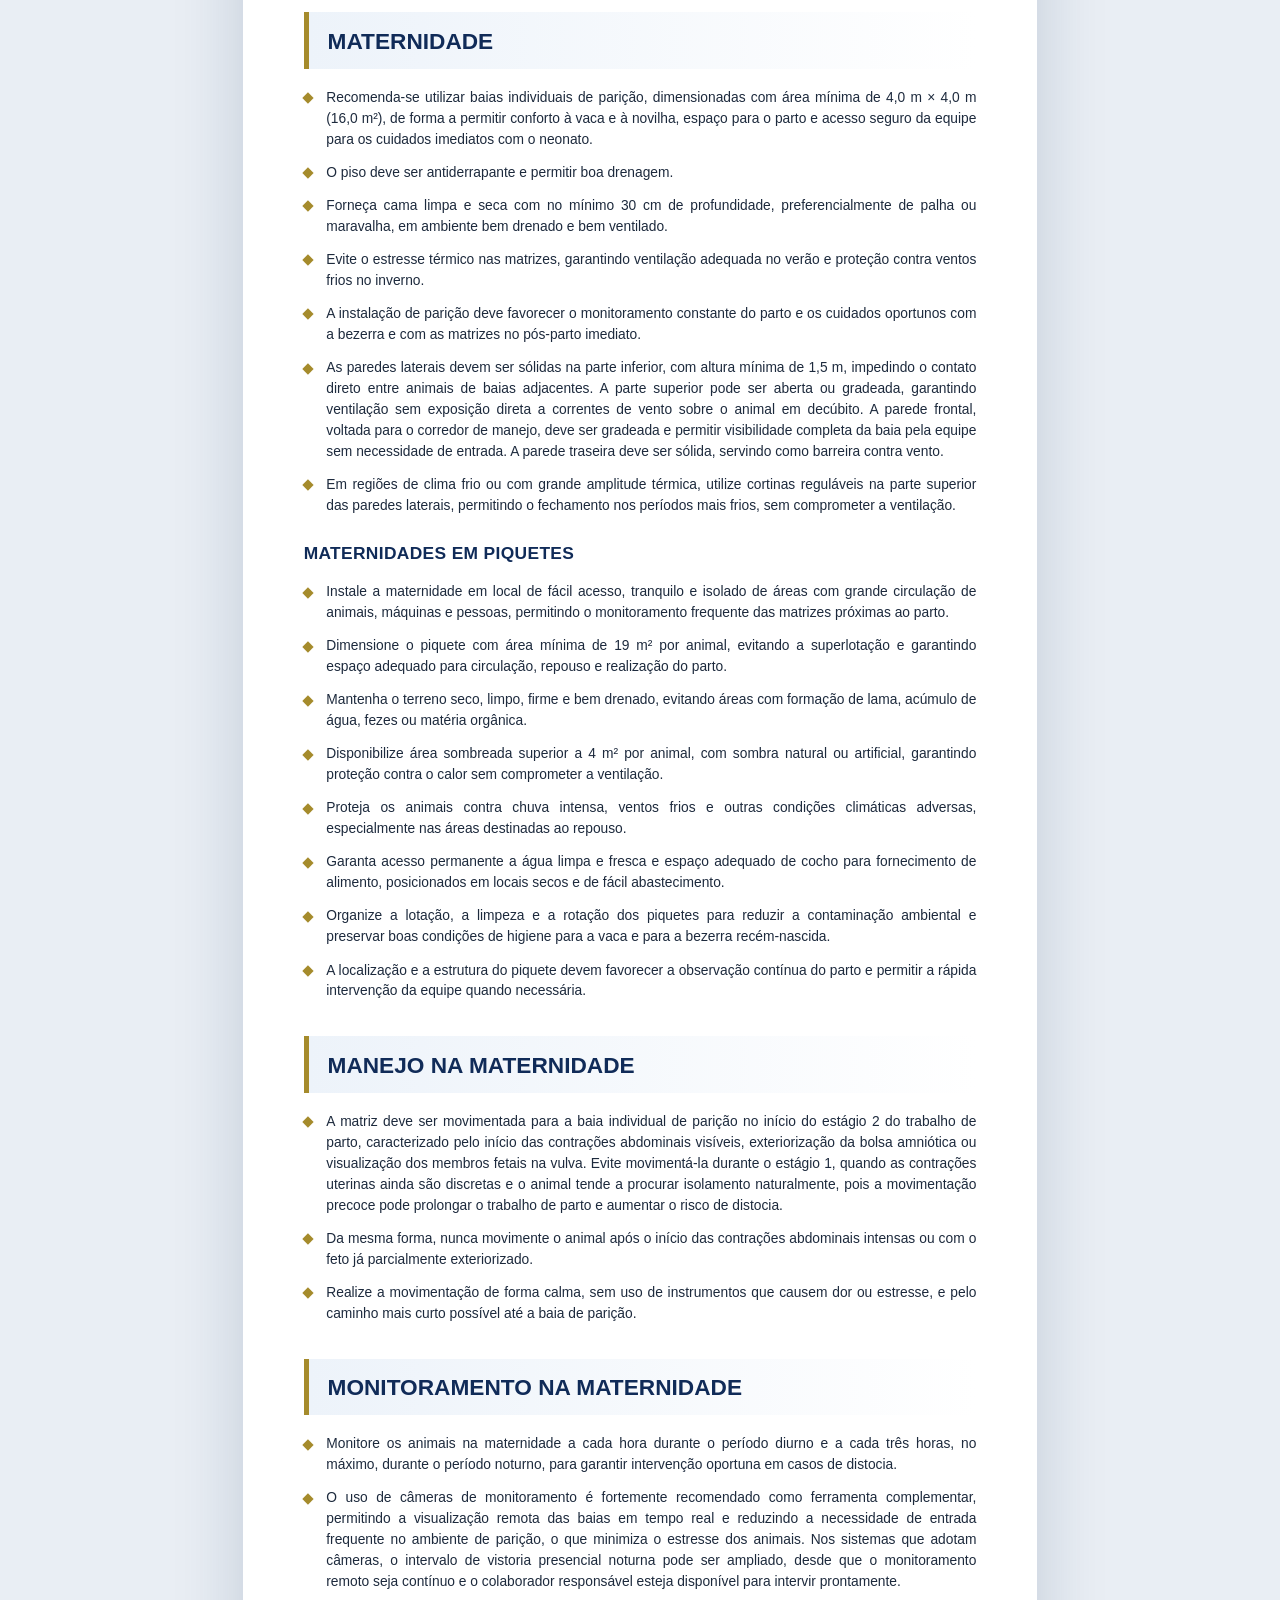
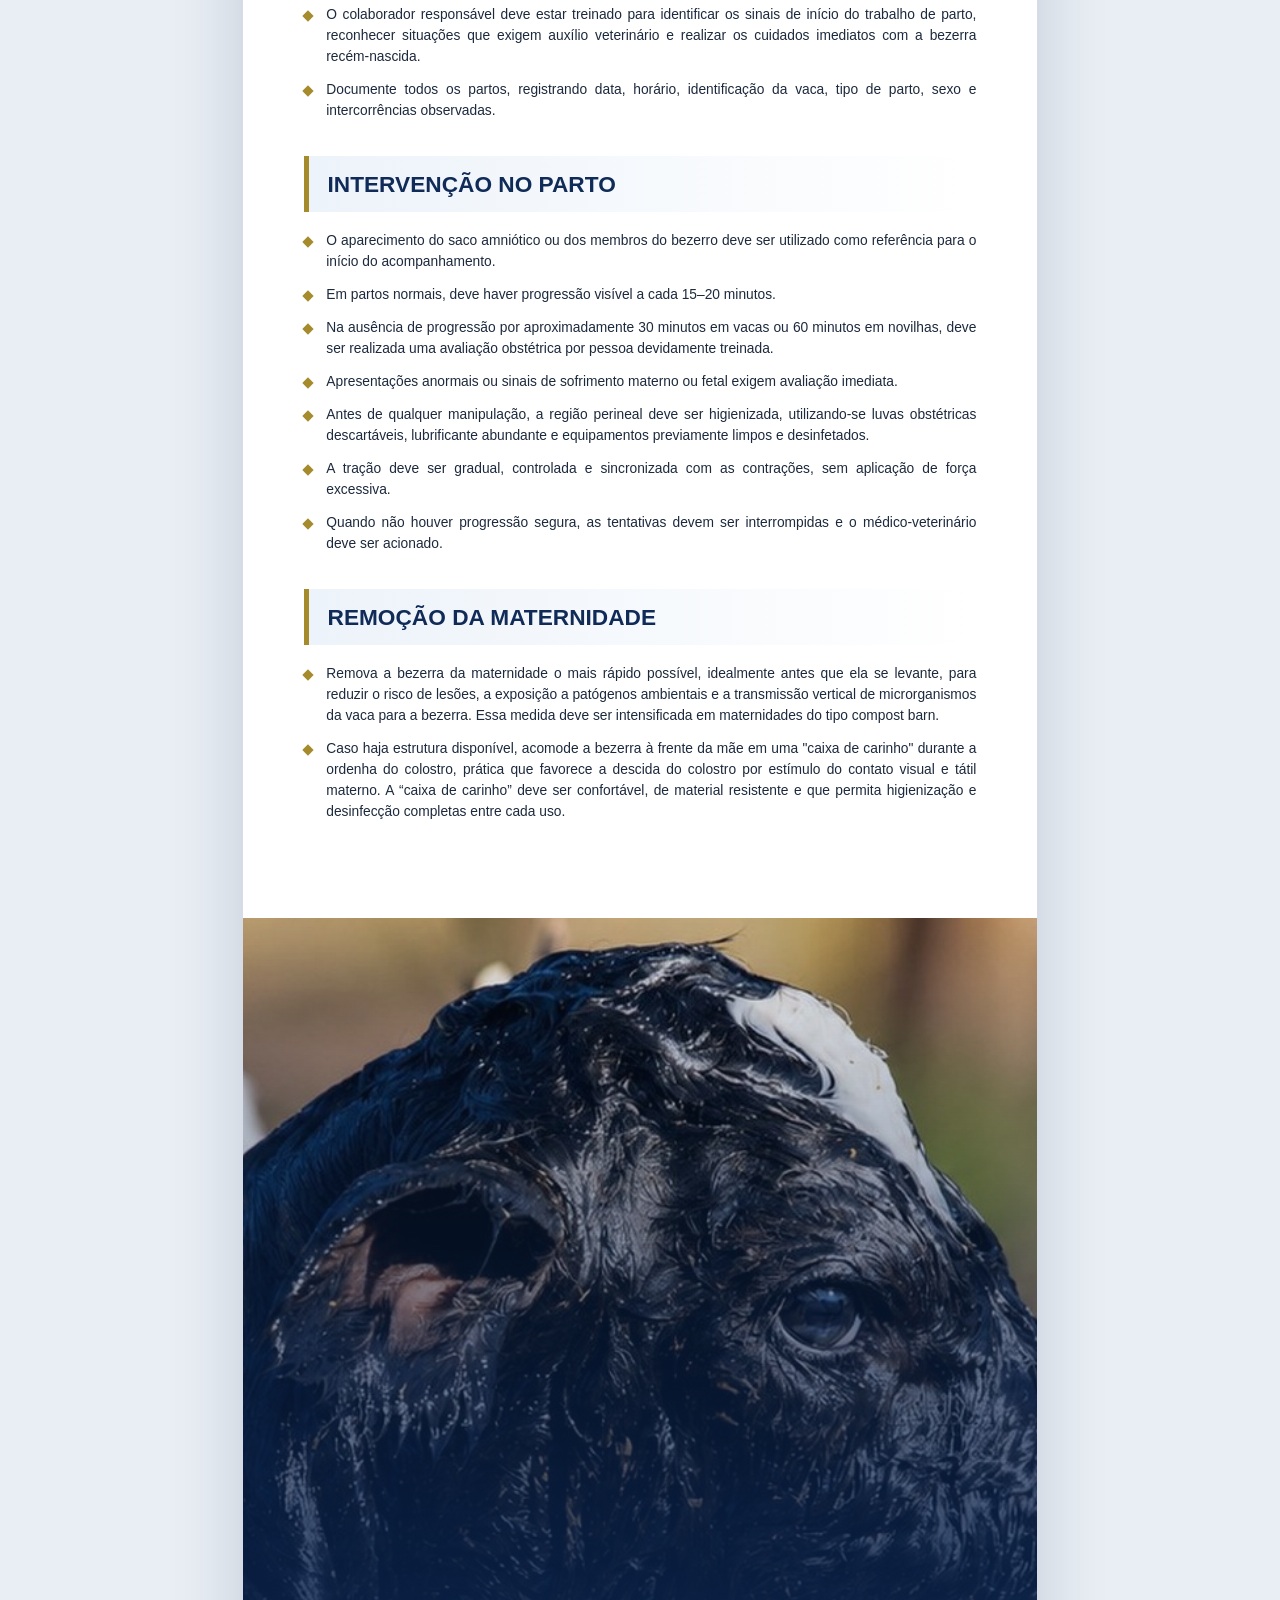
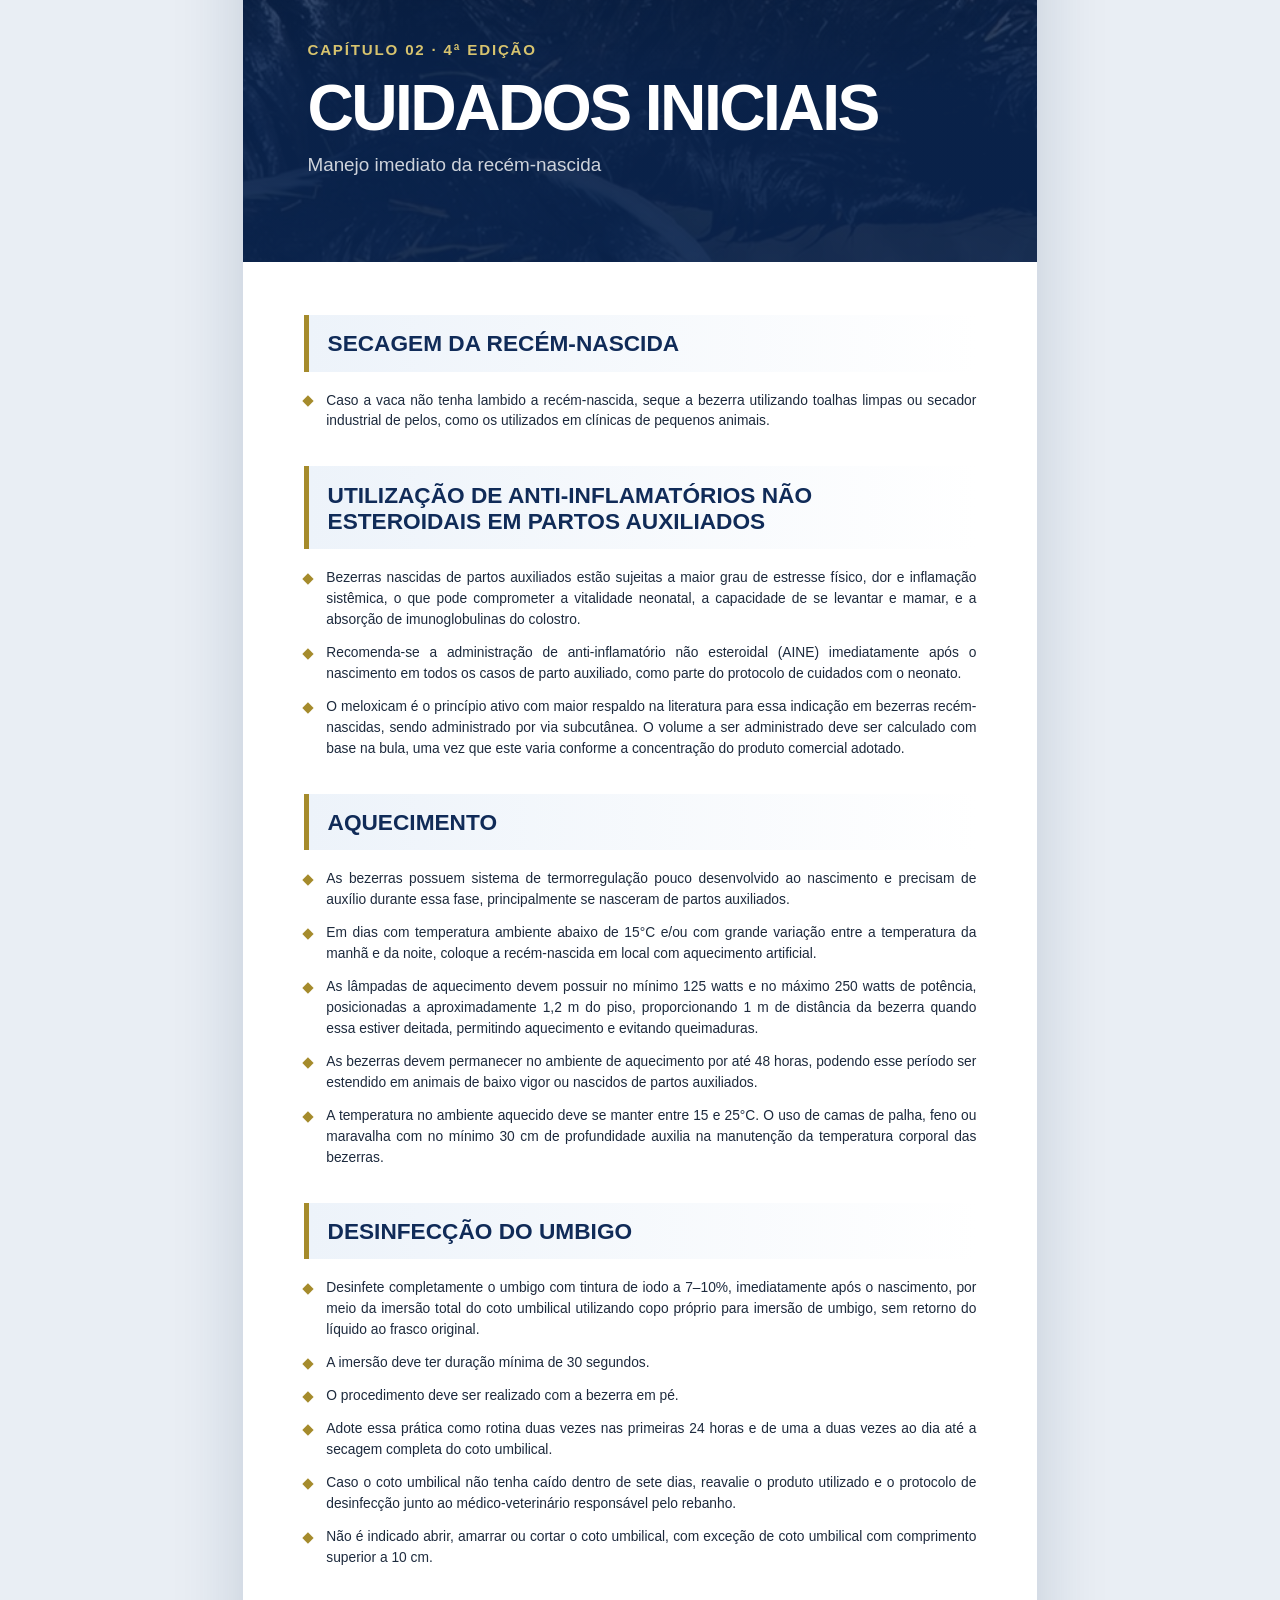
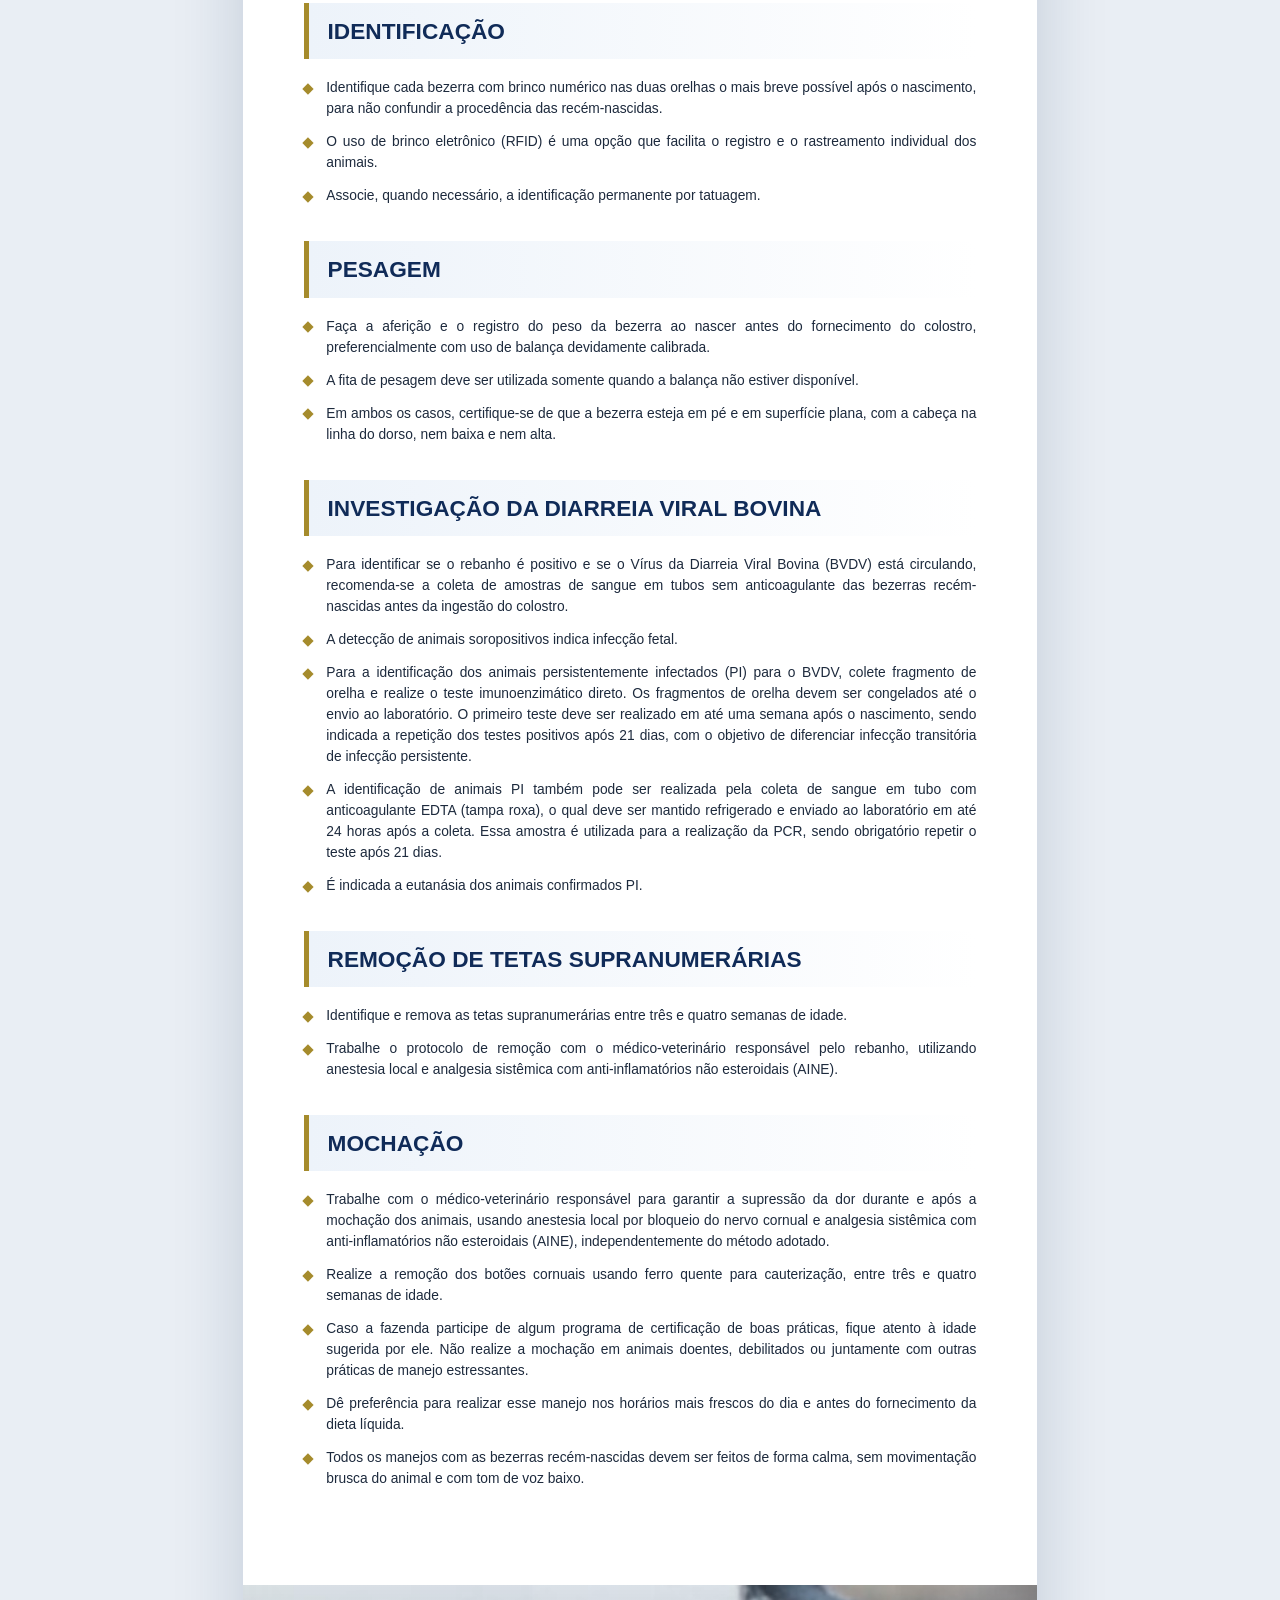
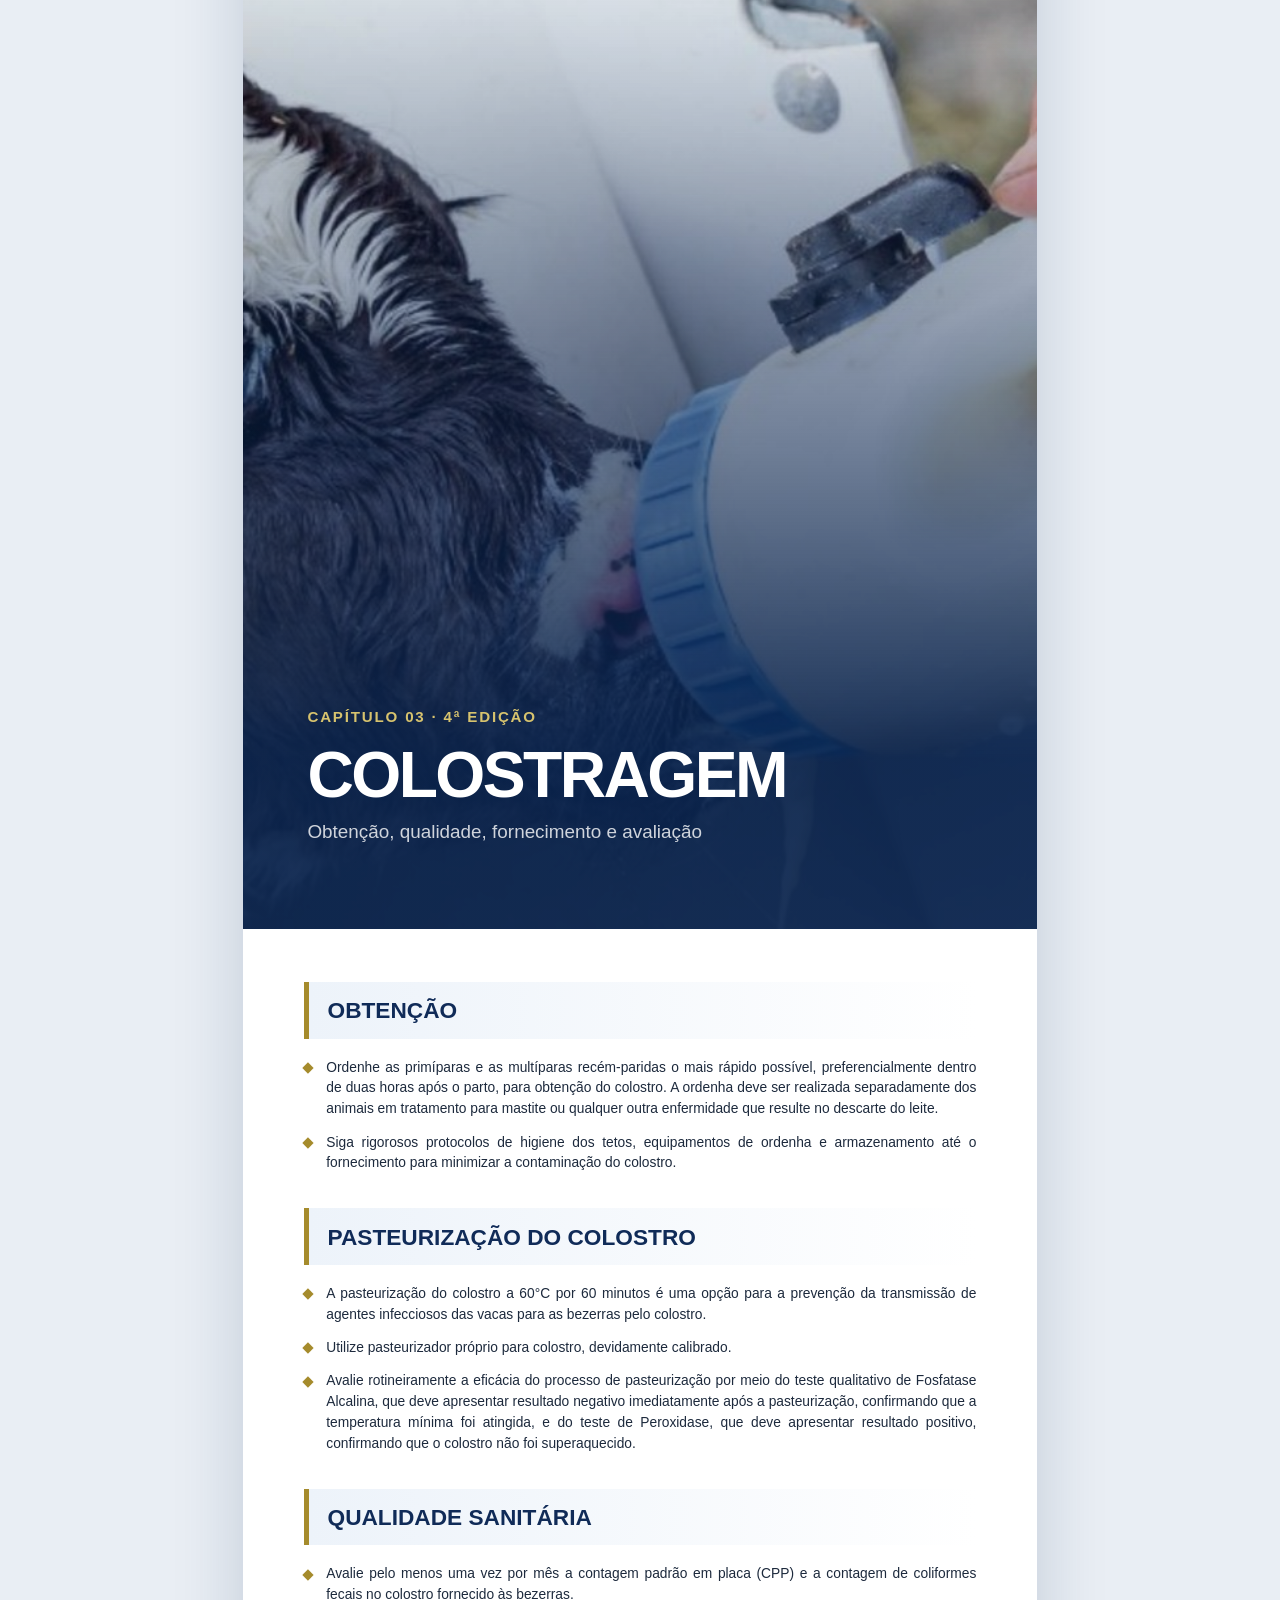
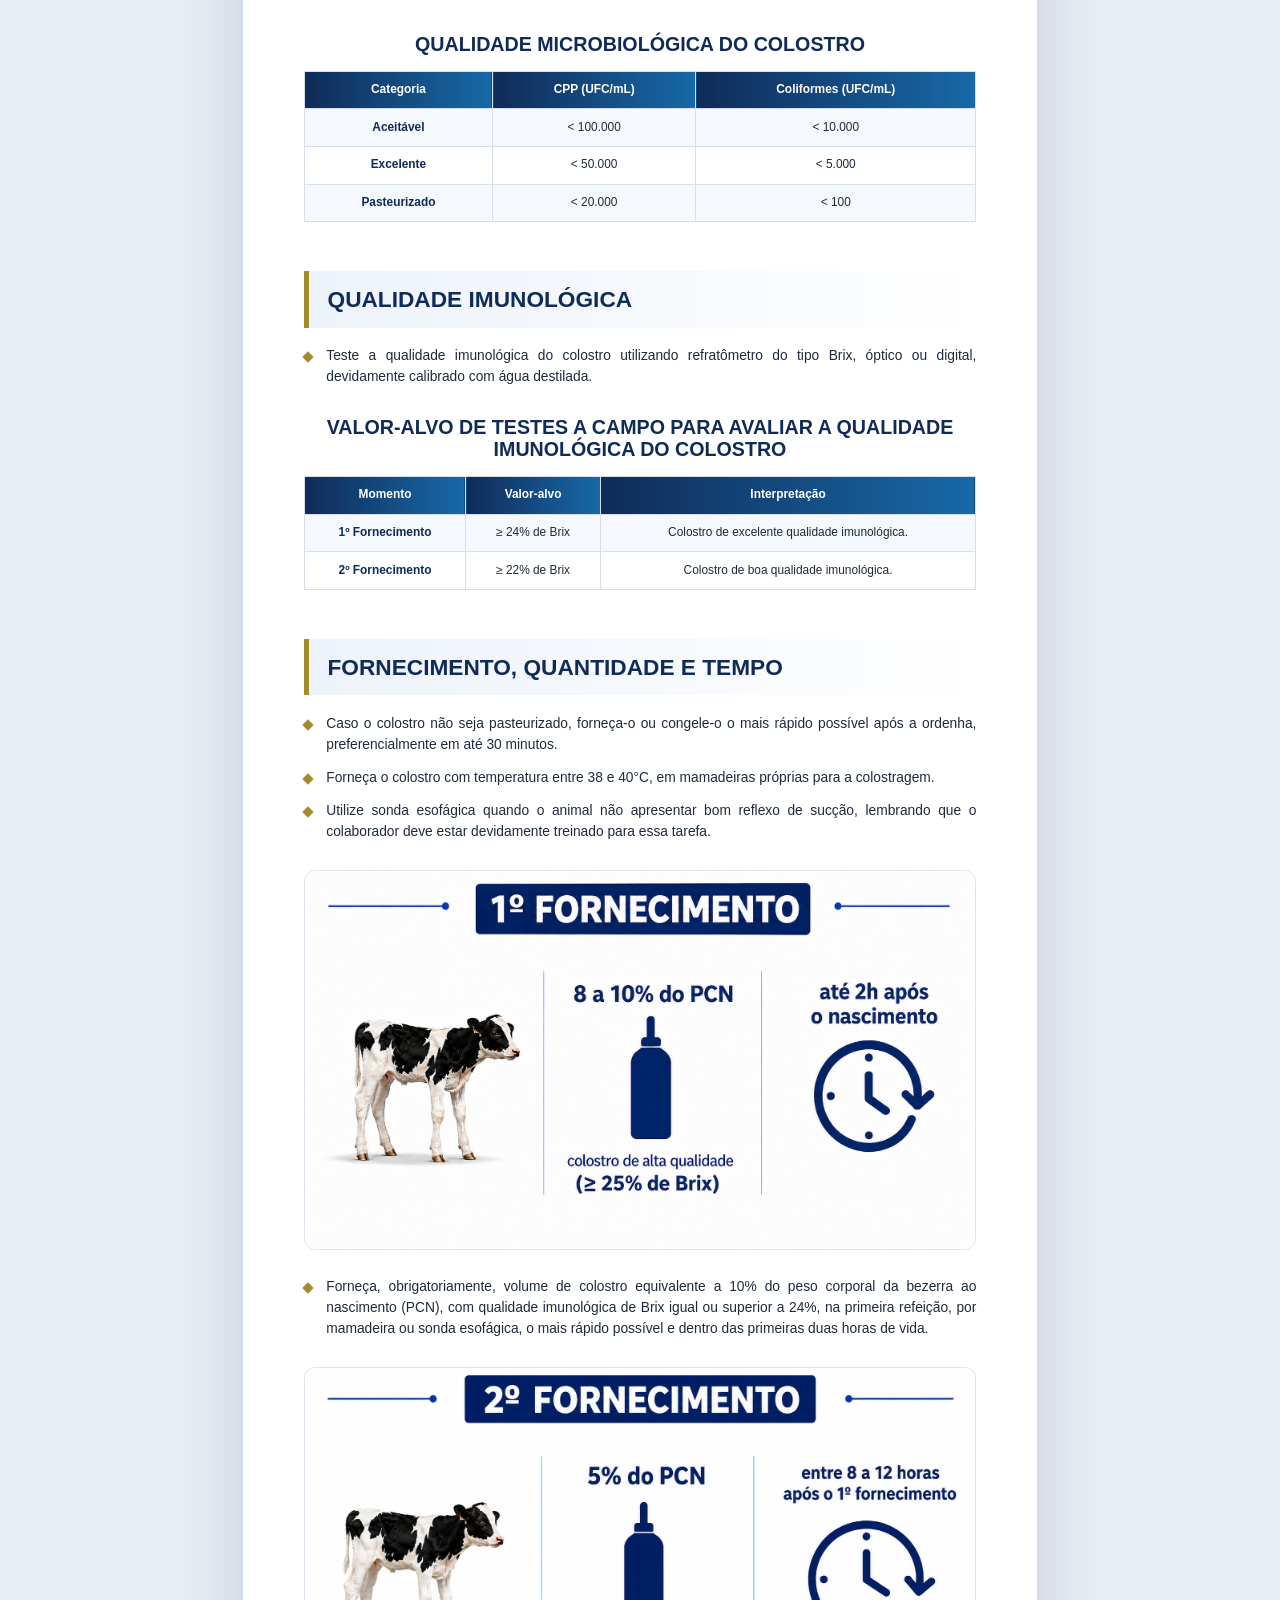
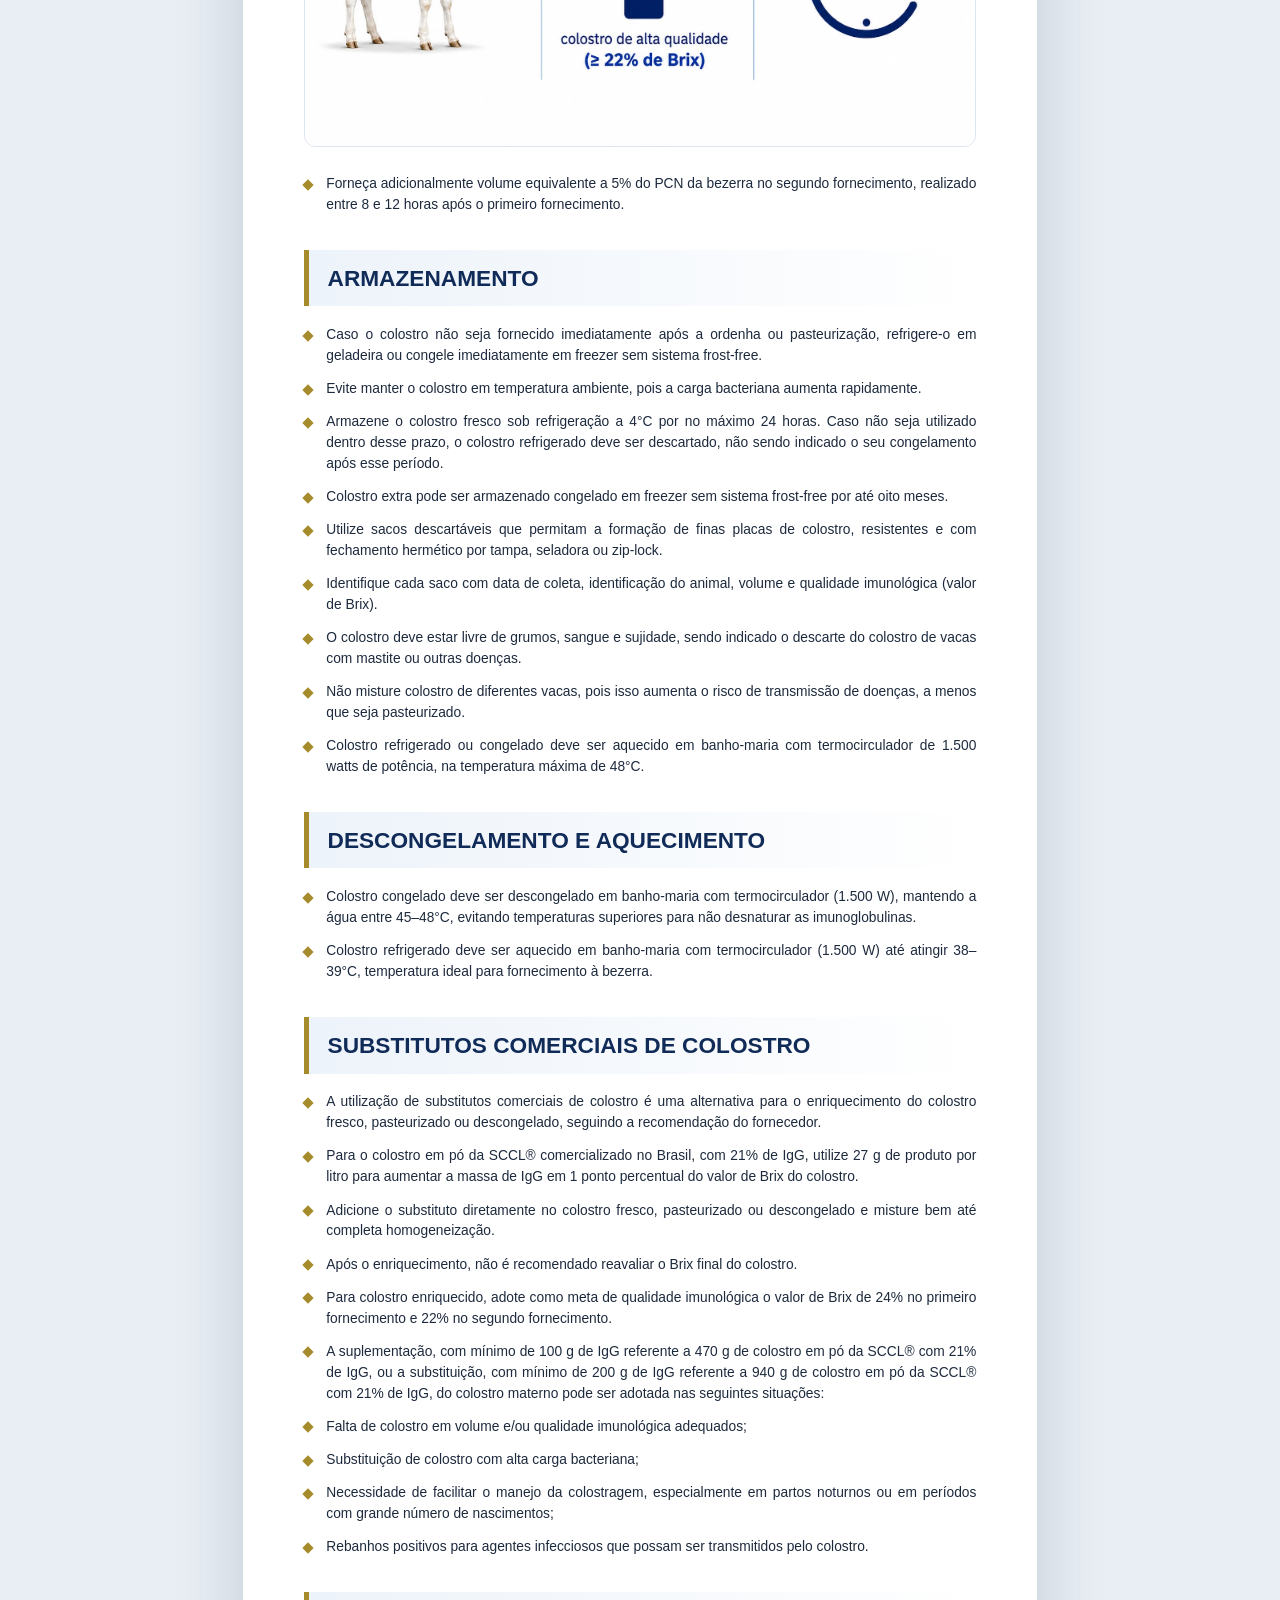
<file: ebook.html>
<!DOCTYPE html>
<html lang="pt-BR"><head><meta charset="utf-8"/><meta content="width=device-width,initial-scale=1" name="viewport"/><meta content="#102b58" name="theme-color"/><title>E-book | Padrão Ouro 2026</title><link href="manifest.webmanifest?v=101" rel="manifest"/><link href="favicon-32.png?v=101" rel="icon"/><link href="ebook.css?v=101" rel="stylesheet"/><meta content="Alta - Padrão Ouro" name="author"/><meta content="Padrão Ouro de Criação de Bezerras e Novilhas Leiteiras - 4ª edição, 2026." name="description"/><meta content="bezerras, novilhas, colostro, nutrição, sanidade, instalações, reprodução, Alta" name="keywords"/><link href="https://altaleite.github.io/padrao-ouro/ebook.html" rel="canonical"/><link href="https://altaleite.github.io/padrao-ouro/ebook.html" hreflang="pt-BR" rel="alternate"/><link href="https://altaleite.github.io/padrao-ouro/ebook.html?lang=en" hreflang="en" rel="alternate"/><link href="https://altaleite.github.io/padrao-ouro/ebook.html?lang=es" hreflang="es" rel="alternate"/><link href="https://altaleite.github.io/padrao-ouro/ebook.html" hreflang="x-default" rel="alternate"/></head><body>
<div class="screen-toolbar"><a href="index.html">← Voltar ao site</a><a class="primary" download="Padrao_Ouro_2026_Ebook.pdf" href="Padrao_Ouro_2026_Ebook.pdf?v=101">Baixar PDF</a><button onclick="window.print()">Imprimir / salvar PDF</button><span class="toolbar-note">Português é a referência técnica oficial.</span></div>
<main class="book">
<section class="cover" style="--cover:url('hero.jpg')"><div class="cover-inner"><div class="cover-logo"><img alt="Padrão Ouro" src="padrao-ouro-sem-alta.png"/></div><div class="cover-copy"><span class="edition">4ª edição · 2026</span><h1>Padrão Ouro</h1><p>Criação de bezerras e novilhas leiteiras</p><img alt="Alta" class="cover-alta" src="alta-branca.png"/></div></div></section>
<section class="book-page title-page"><img alt="Padrão Ouro" class="po" src="padrao-ouro-sem-alta.png"/><h1>Padrão Ouro de Criação de Bezerras e Novilhas Leiteiras</h1><p>4ª edição · 2026</p><img alt="Alta" class="alta" src="alta-azul.png"/></section>
<section class="book-page legal"><h2>Sobre esta edição</h2><p>Esta edição digital reúne o conteúdo técnico oficial do Padrão Ouro 2026 em formato de livro eletrônico. O material foi organizado para consulta, leitura offline e impressão, preservando a estrutura dos capítulos, tabelas, figuras, referências e biografias fornecidas para o projeto.</p><p>O conteúdo técnico é de responsabilidade dos respectivos autores e conselheiros. Direitos de edição reservados à Alta.</p><p>Alta Genetics<br/>BR-050, km 164, Parque Hileia<br/>Uberaba, Minas Gerais</p></section>
<section class="book-page toc"><h2>Sumário</h2><div class="toc-grid"><div class="toc-item"><span class="toc-num">01</span><div><strong>Pré-parto e maternidade</strong><span>Do preparo da matriz à remoção segura da recém-nascida</span></div></div><div class="toc-item"><span class="toc-num">02</span><div><strong>Cuidados iniciais</strong><span>Manejo imediato da recém-nascida</span></div></div><div class="toc-item"><span class="toc-num">03</span><div><strong>Colostragem</strong><span>Obtenção, qualidade, fornecimento e avaliação</span></div></div><div class="toc-item"><span class="toc-num">04</span><div><strong>Nutrição</strong><span>Dieta líquida, sólida e desaleitamento</span></div></div><div class="toc-item"><span class="toc-num">05</span><div><strong>Desempenho</strong><span>Metas de crescimento e desenvolvimento</span></div></div><div class="toc-item"><span class="toc-num">06</span><div><strong>Gestão da saúde</strong><span>Prevenção, diagnóstico e acompanhamento</span></div></div><div class="toc-item"><span class="toc-num">07</span><div><strong>Biosseguridade</strong><span>Prevenção, limpeza e controle de risco</span></div></div><div class="toc-item"><span class="toc-num">08</span><div><strong>Instalações</strong><span>Ambientes para aleitamento e pós-aleitamento</span></div></div><div class="toc-item"><span class="toc-num">09</span><div><strong>Reprodução de novilhas</strong><span>Manejo de novilhas gestantes</span></div></div></div></section>
<section class="chapter-opener" style="--chapter-cover:url('pre-parto-maternidade.jpg')">
<div class="chapter-opener-content"><span class="chapter-num">Capítulo 01 · 4ª edição</span><h2>Pré-parto e maternidade</h2><p>Do preparo da matriz à remoção segura da recém-nascida</p></div>
</section><section class="book-page chapter-body"><section class="ebook-section"><h3>PRÉ-PARTO</h3><div class="ebook-items"><div class="ebook-paragraph">Recomenda-se que as vacas tenham período seco entre 45 e 60 dias, em instalações que permitam bom grau de bem-estar animal, obtido principalmente por meio de conforto térmico.</div><div class="ebook-paragraph">Dê preferência para lotes separados de novilhas e vacas, evitando prejudicar o consumo de alimentos pelas novilhas devido à competição por área de cocho com as vacas.</div><div class="ebook-paragraph">Monitore o escore de condição corporal dos animais, mantendo-o entre 3,0 e 3,5 na escala de 1 a 5, pois animais muito gordos ou muito magros ao parto tendem a produzir colostro de menor qualidade e geram bezerras com menor vitalidade.</div><div class="ebook-paragraph">Nas últimas três semanas antes do parto, adote dieta de transição adequada, formulada com o suporte do nutricionista responsável, visando reduzir o risco de doenças metabólicas pós-parto e melhorar a qualidade e o volume do colostro produzido.</div><div class="ebook-paragraph">Trabalhe com o médico-veterinário responsável para a elaboração do programa de vacinação do rebanho, com o objetivo de melhorar a qualidade imunológica do colostro produzido por primíparas e multíparas.</div></div></section><section class="ebook-section"><h3>MATERNIDADE</h3><div class="ebook-items"><div class="ebook-paragraph">Recomenda-se utilizar baias individuais de parição, dimensionadas com área mínima de 4,0 m × 4,0 m (16,0 m²), de forma a permitir conforto à vaca e à novilha, espaço para o parto e acesso seguro da equipe para os cuidados imediatos com o neonato.</div><div class="ebook-paragraph">O piso deve ser antiderrapante e permitir boa drenagem.</div><div class="ebook-paragraph">Forneça cama limpa e seca com no mínimo 30 cm de profundidade, preferencialmente de palha ou maravalha, em ambiente bem drenado e bem ventilado.</div><div class="ebook-paragraph">Evite o estresse térmico nas matrizes, garantindo ventilação adequada no verão e proteção contra ventos frios no inverno.</div><div class="ebook-paragraph">A instalação de parição deve favorecer o monitoramento constante do parto e os cuidados oportunos com a bezerra e com as matrizes no pós-parto imediato.</div><div class="ebook-paragraph">As paredes laterais devem ser sólidas na parte inferior, com altura mínima de 1,5 m, impedindo o contato direto entre animais de baias adjacentes. A parte superior pode ser aberta ou gradeada, garantindo ventilação sem exposição direta a correntes de vento sobre o animal em decúbito. A parede frontal, voltada para o corredor de manejo, deve ser gradeada e permitir visibilidade completa da baia pela equipe sem necessidade de entrada. A parede traseira deve ser sólida, servindo como barreira contra vento.</div><div class="ebook-paragraph">Em regiões de clima frio ou com grande amplitude térmica, utilize cortinas reguláveis na parte superior das paredes laterais, permitindo o fechamento nos períodos mais frios, sem comprometer a ventilação.</div><h4 class="ebook-subheading">Maternidades em piquetes</h4><div class="ebook-paragraph">Instale a maternidade em local de fácil acesso, tranquilo e isolado de áreas com grande circulação de animais, máquinas e pessoas, permitindo o monitoramento frequente das matrizes próximas ao parto.</div><div class="ebook-paragraph">Dimensione o piquete com área mínima de 19 m² por animal, evitando a superlotação e garantindo espaço adequado para circulação, repouso e realização do parto.</div><div class="ebook-paragraph">Mantenha o terreno seco, limpo, firme e bem drenado, evitando áreas com formação de lama, acúmulo de água, fezes ou matéria orgânica.</div><div class="ebook-paragraph">Disponibilize área sombreada superior a 4 m² por animal, com sombra natural ou artificial, garantindo proteção contra o calor sem comprometer a ventilação.</div><div class="ebook-paragraph">Proteja os animais contra chuva intensa, ventos frios e outras condições climáticas adversas, especialmente nas áreas destinadas ao repouso.</div><div class="ebook-paragraph">Garanta acesso permanente a água limpa e fresca e espaço adequado de cocho para fornecimento de alimento, posicionados em locais secos e de fácil abastecimento.</div><div class="ebook-paragraph">Organize a lotação, a limpeza e a rotação dos piquetes para reduzir a contaminação ambiental e preservar boas condições de higiene para a vaca e para a bezerra recém-nascida.</div><div class="ebook-paragraph">A localização e a estrutura do piquete devem favorecer a observação contínua do parto e permitir a rápida intervenção da equipe quando necessária.</div></div></section><section class="ebook-section"><h3>MANEJO NA MATERNIDADE</h3><div class="ebook-items"><div class="ebook-paragraph">A matriz deve ser movimentada para a baia individual de parição no início do estágio 2 do trabalho de parto, caracterizado pelo início das contrações abdominais visíveis, exteriorização da bolsa amniótica ou visualização dos membros fetais na vulva. Evite movimentá-la durante o estágio 1, quando as contrações uterinas ainda são discretas e o animal tende a procurar isolamento naturalmente, pois a movimentação precoce pode prolongar o trabalho de parto e aumentar o risco de distocia.</div><div class="ebook-paragraph">Da mesma forma, nunca movimente o animal após o início das contrações abdominais intensas ou com o feto já parcialmente exteriorizado.</div><div class="ebook-paragraph">Realize a movimentação de forma calma, sem uso de instrumentos que causem dor ou estresse, e pelo caminho mais curto possível até a baia de parição.</div></div></section><section class="ebook-section"><h3>MONITORAMENTO NA MATERNIDADE</h3><div class="ebook-items"><div class="ebook-paragraph">Monitore os animais na maternidade a cada hora durante o período diurno e a cada três horas, no máximo, durante o período noturno, para garantir intervenção oportuna em casos de distocia.</div><div class="ebook-paragraph">O uso de câmeras de monitoramento é fortemente recomendado como ferramenta complementar, permitindo a visualização remota das baias em tempo real e reduzindo a necessidade de entrada frequente no ambiente de parição, o que minimiza o estresse dos animais. Nos sistemas que adotam câmeras, o intervalo de vistoria presencial noturna pode ser ampliado, desde que o monitoramento remoto seja contínuo e o colaborador responsável esteja disponível para intervir prontamente.</div><div class="ebook-paragraph">O colaborador responsável deve estar treinado para identificar os sinais de início do trabalho de parto, reconhecer situações que exigem auxílio veterinário e realizar os cuidados imediatos com a bezerra recém-nascida.</div><div class="ebook-paragraph">Documente todos os partos, registrando data, horário, identificação da vaca, tipo de parto, sexo e intercorrências observadas.</div></div></section><section class="ebook-section"><h3>INTERVENÇÃO NO PARTO</h3><div class="ebook-items"><div class="ebook-paragraph">O aparecimento do saco amniótico ou dos membros do bezerro deve ser utilizado como referência para o início do acompanhamento.</div><div class="ebook-paragraph">Em partos normais, deve haver progressão visível a cada 15–20 minutos.</div><div class="ebook-paragraph">Na ausência de progressão por aproximadamente 30 minutos em vacas ou 60 minutos em novilhas, deve ser realizada uma avaliação obstétrica por pessoa devidamente treinada.</div><div class="ebook-paragraph">Apresentações anormais ou sinais de sofrimento materno ou fetal exigem avaliação imediata.</div><div class="ebook-paragraph">Antes de qualquer manipulação, a região perineal deve ser higienizada, utilizando-se luvas obstétricas descartáveis, lubrificante abundante e equipamentos previamente limpos e desinfetados.</div><div class="ebook-paragraph">A tração deve ser gradual, controlada e sincronizada com as contrações, sem aplicação de força excessiva.</div><div class="ebook-paragraph">Quando não houver progressão segura, as tentativas devem ser interrompidas e o médico-veterinário deve ser acionado.</div></div></section><section class="ebook-section"><h3>REMOÇÃO DA MATERNIDADE</h3><div class="ebook-items"><div class="ebook-paragraph">Remova a bezerra da maternidade o mais rápido possível, idealmente antes que ela se levante, para reduzir o risco de lesões, a exposição a patógenos ambientais e a transmissão vertical de microrganismos da vaca para a bezerra. Essa medida deve ser intensificada em maternidades do tipo compost barn.</div><div class="ebook-paragraph">Caso haja estrutura disponível, acomode a bezerra à frente da mãe em uma "caixa de carinho" durante a ordenha do colostro, prática que favorece a descida do colostro por estímulo do contato visual e tátil materno. A “caixa de carinho” deve ser confortável, de material resistente e que permita higienização e desinfecção completas entre cada uso.</div></div></section></section><section class="chapter-opener" style="--chapter-cover:url('cuidados-iniciais.jpg')">
<div class="chapter-opener-content"><span class="chapter-num">Capítulo 02 · 4ª edição</span><h2>Cuidados iniciais</h2><p>Manejo imediato da recém-nascida</p></div>
</section><section class="book-page chapter-body"><section class="ebook-section"><h3>SECAGEM DA RECÉM-NASCIDA</h3><div class="ebook-items"><div class="ebook-paragraph">Caso a vaca não tenha lambido a recém-nascida, seque a bezerra utilizando toalhas limpas ou secador industrial de pelos, como os utilizados em clínicas de pequenos animais.</div></div></section><section class="ebook-section"><h3>UTILIZAÇÃO DE ANTI-INFLAMATÓRIOS NÃO ESTEROIDAIS EM PARTOS AUXILIADOS</h3><div class="ebook-items"><div class="ebook-paragraph">Bezerras nascidas de partos auxiliados estão sujeitas a maior grau de estresse físico, dor e inflamação sistêmica, o que pode comprometer a vitalidade neonatal, a capacidade de se levantar e mamar, e a absorção de imunoglobulinas do colostro.</div><div class="ebook-paragraph">Recomenda-se a administração de anti-inflamatório não esteroidal (AINE) imediatamente após o nascimento em todos os casos de parto auxiliado, como parte do protocolo de cuidados com o neonato.</div><div class="ebook-paragraph">O meloxicam é o princípio ativo com maior respaldo na literatura para essa indicação em bezerras recém-nascidas, sendo administrado por via subcutânea. O volume a ser administrado deve ser calculado com base na bula, uma vez que este varia conforme a concentração do produto comercial adotado.</div></div></section><section class="ebook-section"><h3>AQUECIMENTO</h3><div class="ebook-items"><div class="ebook-paragraph">As bezerras possuem sistema de termorregulação pouco desenvolvido ao nascimento e precisam de auxílio durante essa fase, principalmente se nasceram de partos auxiliados.</div><div class="ebook-paragraph">Em dias com temperatura ambiente abaixo de 15°C e/ou com grande variação entre a temperatura da manhã e da noite, coloque a recém-nascida em local com aquecimento artificial.</div><div class="ebook-paragraph">As lâmpadas de aquecimento devem possuir no mínimo 125 watts e no máximo 250 watts de potência, posicionadas a aproximadamente 1,2 m do piso, proporcionando 1 m de distância da bezerra quando essa estiver deitada, permitindo aquecimento e evitando queimaduras.</div><div class="ebook-paragraph">As bezerras devem permanecer no ambiente de aquecimento por até 48 horas, podendo esse período ser estendido em animais de baixo vigor ou nascidos de partos auxiliados.</div><div class="ebook-paragraph">A temperatura no ambiente aquecido deve se manter entre 15 e 25°C. O uso de camas de palha, feno ou maravalha com no mínimo 30 cm de profundidade auxilia na manutenção da temperatura corporal das bezerras.</div></div></section><section class="ebook-section"><h3>DESINFECÇÃO DO UMBIGO</h3><div class="ebook-items"><div class="ebook-paragraph">Desinfete completamente o umbigo com tintura de iodo a 7–10%, imediatamente após o nascimento, por meio da imersão total do coto umbilical utilizando copo próprio para imersão de umbigo, sem retorno do líquido ao frasco original.</div><div class="ebook-paragraph">A imersão deve ter duração mínima de 30 segundos.</div><div class="ebook-paragraph">O procedimento deve ser realizado com a bezerra em pé.</div><div class="ebook-paragraph">Adote essa prática como rotina duas vezes nas primeiras 24 horas e de uma a duas vezes ao dia até a secagem completa do coto umbilical.</div><div class="ebook-paragraph">Caso o coto umbilical não tenha caído dentro de sete dias, reavalie o produto utilizado e o protocolo de desinfecção junto ao médico-veterinário responsável pelo rebanho.</div><div class="ebook-paragraph">Não é indicado abrir, amarrar ou cortar o coto umbilical, com exceção de coto umbilical com comprimento superior a 10 cm.</div></div></section><section class="ebook-section"><h3>IDENTIFICAÇÃO</h3><div class="ebook-items"><div class="ebook-paragraph">Identifique cada bezerra com brinco numérico nas duas orelhas o mais breve possível após o nascimento, para não confundir a procedência das recém-nascidas.</div><div class="ebook-paragraph">O uso de brinco eletrônico (RFID) é uma opção que facilita o registro e o rastreamento individual dos animais.</div><div class="ebook-paragraph">Associe, quando necessário, a identificação permanente por tatuagem.</div></div></section><section class="ebook-section"><h3>PESAGEM</h3><div class="ebook-items"><div class="ebook-paragraph">Faça a aferição e o registro do peso da bezerra ao nascer antes do fornecimento do colostro, preferencialmente com uso de balança devidamente calibrada.</div><div class="ebook-paragraph">A fita de pesagem deve ser utilizada somente quando a balança não estiver disponível.</div><div class="ebook-paragraph">Em ambos os casos, certifique-se de que a bezerra esteja em pé e em superfície plana, com a cabeça na linha do dorso, nem baixa e nem alta.</div></div></section><section class="ebook-section"><h3>INVESTIGAÇÃO DA DIARREIA VIRAL BOVINA</h3><div class="ebook-items"><div class="ebook-paragraph">Para identificar se o rebanho é positivo e se o Vírus da Diarreia Viral Bovina (BVDV) está circulando, recomenda-se a coleta de amostras de sangue em tubos sem anticoagulante das bezerras recém-nascidas antes da ingestão do colostro.</div><div class="ebook-paragraph">A detecção de animais soropositivos indica infecção fetal.</div><div class="ebook-paragraph">Para a identificação dos animais persistentemente infectados (PI) para o BVDV, colete fragmento de orelha e realize o teste imunoenzimático direto. Os fragmentos de orelha devem ser congelados até o envio ao laboratório. O primeiro teste deve ser realizado em até uma semana após o nascimento, sendo indicada a repetição dos testes positivos após 21 dias, com o objetivo de diferenciar infecção transitória de infecção persistente.</div><div class="ebook-paragraph">A identificação de animais PI também pode ser realizada pela coleta de sangue em tubo com anticoagulante EDTA (tampa roxa), o qual deve ser mantido refrigerado e enviado ao laboratório em até 24 horas após a coleta. Essa amostra é utilizada para a realização da PCR, sendo obrigatório repetir o teste após 21 dias.</div><div class="ebook-paragraph">É indicada a eutanásia dos animais confirmados PI.</div></div></section><section class="ebook-section"><h3>REMOÇÃO DE TETAS SUPRANUMERÁRIAS</h3><div class="ebook-items"><div class="ebook-paragraph">Identifique e remova as tetas supranumerárias entre três e quatro semanas de idade.</div><div class="ebook-paragraph">Trabalhe o protocolo de remoção com o médico-veterinário responsável pelo rebanho, utilizando anestesia local e analgesia sistêmica com anti-inflamatórios não esteroidais (AINE).</div></div></section><section class="ebook-section"><h3>MOCHAÇÃO</h3><div class="ebook-items"><div class="ebook-paragraph">Trabalhe com o médico-veterinário responsável para garantir a supressão da dor durante e após a mochação dos animais, usando anestesia local por bloqueio do nervo cornual e analgesia sistêmica com anti-inflamatórios não esteroidais (AINE), independentemente do método adotado.</div><div class="ebook-paragraph">Realize a remoção dos botões cornuais usando ferro quente para cauterização, entre três e quatro semanas de idade.</div><div class="ebook-paragraph">Caso a fazenda participe de algum programa de certificação de boas práticas, fique atento à idade sugerida por ele. Não realize a mochação em animais doentes, debilitados ou juntamente com outras práticas de manejo estressantes.</div><div class="ebook-paragraph">Dê preferência para realizar esse manejo nos horários mais frescos do dia e antes do fornecimento da dieta líquida.</div><div class="ebook-paragraph">Todos os manejos com as bezerras recém-nascidas devem ser feitos de forma calma, sem movimentação brusca do animal e com tom de voz baixo.</div></div></section></section><section class="chapter-opener" style="--chapter-cover:url('colostragem.jpg')">
<div class="chapter-opener-content"><span class="chapter-num">Capítulo 03 · 4ª edição</span><h2>Colostragem</h2><p>Obtenção, qualidade, fornecimento e avaliação</p></div>
</section><section class="book-page chapter-body"><section class="ebook-section"><h3>OBTENÇÃO</h3><div class="ebook-items"><div class="ebook-paragraph">Ordenhe as primíparas e as multíparas recém-paridas o mais rápido possível, preferencialmente dentro de duas horas após o parto, para obtenção do colostro. A ordenha deve ser realizada separadamente dos animais em tratamento para mastite ou qualquer outra enfermidade que resulte no descarte do leite.</div><div class="ebook-paragraph">Siga rigorosos protocolos de higiene dos tetos, equipamentos de ordenha e armazenamento até o fornecimento para minimizar a contaminação do colostro.</div></div></section><section class="ebook-section"><h3>PASTEURIZAÇÃO DO COLOSTRO</h3><div class="ebook-items"><div class="ebook-paragraph">A pasteurização do colostro a 60°C por 60 minutos é uma opção para a prevenção da transmissão de agentes infecciosos das vacas para as bezerras pelo colostro.</div><div class="ebook-paragraph">Utilize pasteurizador próprio para colostro, devidamente calibrado.</div><div class="ebook-paragraph">Avalie rotineiramente a eficácia do processo de pasteurização por meio do teste qualitativo de Fosfatase Alcalina, que deve apresentar resultado negativo imediatamente após a pasteurização, confirmando que a temperatura mínima foi atingida, e do teste de Peroxidase, que deve apresentar resultado positivo, confirmando que o colostro não foi superaquecido.</div></div></section><section class="ebook-section"><h3>QUALIDADE SANITÁRIA</h3><div class="ebook-items"><div class="ebook-paragraph">Avalie pelo menos uma vez por mês a contagem padrão em placa (CPP) e a contagem de coliformes fecais no colostro fornecido às bezerras.</div><div class="ebook-table-block"><h4 class="block-title">QUALIDADE MICROBIOLÓGICA DO COLOSTRO</h4><table><thead><tr><th>Categoria</th><th>CPP (UFC/mL)</th><th>Coliformes (UFC/mL)</th></tr></thead><tbody><tr><td>Aceitável</td><td>&lt; 100.000</td><td>&lt; 10.000</td></tr><tr><td>Excelente</td><td>&lt; 50.000</td><td>&lt; 5.000</td></tr><tr><td>Pasteurizado</td><td>&lt; 20.000</td><td>&lt; 100</td></tr></tbody></table></div></div></section><section class="ebook-section"><h3>QUALIDADE IMUNOLÓGICA</h3><div class="ebook-items"><div class="ebook-paragraph">Teste a qualidade imunológica do colostro utilizando refratômetro do tipo Brix, óptico ou digital, devidamente calibrado com água destilada.</div><div class="ebook-table-block"><h4 class="block-title">VALOR-ALVO DE TESTES A CAMPO PARA AVALIAR A QUALIDADE IMUNOLÓGICA DO COLOSTRO</h4><table><thead><tr><th>Momento</th><th>Valor-alvo</th><th>Interpretação</th></tr></thead><tbody><tr><td>1º Fornecimento</td><td>≥ 24% de Brix</td><td>Colostro de excelente qualidade imunológica.</td></tr><tr><td>2º Fornecimento</td><td>≥ 22% de Brix</td><td>Colostro de boa qualidade imunológica.</td></tr></tbody></table></div></div></section><section class="ebook-section"><h3>FORNECIMENTO, QUANTIDADE E TEMPO</h3><div class="ebook-items"><div class="ebook-paragraph">Caso o colostro não seja pasteurizado, forneça-o ou congele-o o mais rápido possível após a ordenha, preferencialmente em até 30 minutos.</div><div class="ebook-paragraph">Forneça o colostro com temperatura entre 38 e 40°C, em mamadeiras próprias para a colostragem.</div><div class="ebook-paragraph">Utilize sonda esofágica quando o animal não apresentar bom reflexo de sucção, lembrando que o colaborador deve estar devidamente treinado para essa tarefa.</div><figure class="ebook-figure"><img alt="Esquema do primeiro fornecimento de colostro." src="fornecimento-1.webp"/></figure><div class="ebook-paragraph">Forneça, obrigatoriamente, volume de colostro equivalente a 10% do peso corporal da bezerra ao nascimento (PCN), com qualidade imunológica de Brix igual ou superior a 24%, na primeira refeição, por mamadeira ou sonda esofágica, o mais rápido possível e dentro das primeiras duas horas de vida.</div><figure class="ebook-figure"><img alt="Esquema do segundo fornecimento de colostro." src="fornecimento-2.webp"/></figure><div class="ebook-paragraph">Forneça adicionalmente volume equivalente a 5% do PCN da bezerra no segundo fornecimento, realizado entre 8 e 12 horas após o primeiro fornecimento.</div></div></section><section class="ebook-section"><h3>ARMAZENAMENTO</h3><div class="ebook-items"><div class="ebook-paragraph">Caso o colostro não seja fornecido imediatamente após a ordenha ou pasteurização, refrigere-o em geladeira ou congele imediatamente em freezer sem sistema frost-free.</div><div class="ebook-paragraph">Evite manter o colostro em temperatura ambiente, pois a carga bacteriana aumenta rapidamente.</div><div class="ebook-paragraph">Armazene o colostro fresco sob refrigeração a 4°C por no máximo 24 horas. Caso não seja utilizado dentro desse prazo, o colostro refrigerado deve ser descartado, não sendo indicado o seu congelamento após esse período.</div><div class="ebook-paragraph">Colostro extra pode ser armazenado congelado em freezer sem sistema frost-free por até oito meses.</div><div class="ebook-paragraph">Utilize sacos descartáveis que permitam a formação de finas placas de colostro, resistentes e com fechamento hermético por tampa, seladora ou zip-lock.</div><div class="ebook-paragraph">Identifique cada saco com data de coleta, identificação do animal, volume e qualidade imunológica (valor de Brix).</div><div class="ebook-paragraph">O colostro deve estar livre de grumos, sangue e sujidade, sendo indicado o descarte do colostro de vacas com mastite ou outras doenças.</div><div class="ebook-paragraph">Não misture colostro de diferentes vacas, pois isso aumenta o risco de transmissão de doenças, a menos que seja pasteurizado.</div><div class="ebook-paragraph">Colostro refrigerado ou congelado deve ser aquecido em banho-maria com termocirculador de 1.500 watts de potência, na temperatura máxima de 48°C.</div></div></section><section class="ebook-section"><h3>DESCONGELAMENTO E AQUECIMENTO</h3><div class="ebook-items"><div class="ebook-paragraph">Colostro congelado deve ser descongelado em banho-maria com termocirculador (1.500 W), mantendo a água entre 45–48°C, evitando temperaturas superiores para não desnaturar as imunoglobulinas.</div><div class="ebook-paragraph">Colostro refrigerado deve ser aquecido em banho-maria com termocirculador (1.500 W) até atingir 38–39°C, temperatura ideal para fornecimento à bezerra.</div></div></section><section class="ebook-section"><h3>SUBSTITUTOS COMERCIAIS DE COLOSTRO</h3><div class="ebook-items"><div class="ebook-paragraph">A utilização de substitutos comerciais de colostro é uma alternativa para o enriquecimento do colostro fresco, pasteurizado ou descongelado, seguindo a recomendação do fornecedor.</div><div class="ebook-paragraph">Para o colostro em pó da SCCL® comercializado no Brasil, com 21% de IgG, utilize 27 g de produto por litro para aumentar a massa de IgG em 1 ponto percentual do valor de Brix do colostro.</div><div class="ebook-paragraph">Adicione o substituto diretamente no colostro fresco, pasteurizado ou descongelado e misture bem até completa homogeneização.</div><div class="ebook-paragraph">Após o enriquecimento, não é recomendado reavaliar o Brix final do colostro.</div><div class="ebook-paragraph">Para colostro enriquecido, adote como meta de qualidade imunológica o valor de Brix de 24% no primeiro fornecimento e 22% no segundo fornecimento.</div><div class="ebook-paragraph">A suplementação, com mínimo de 100 g de IgG referente a 470 g de colostro em pó da SCCL® com 21% de IgG, ou a substituição, com mínimo de 200 g de IgG referente a 940 g de colostro em pó da SCCL® com 21% de IgG, do colostro materno pode ser adotada nas seguintes situações:</div><div class="ebook-paragraph">Falta de colostro em volume e/ou qualidade imunológica adequados;</div><div class="ebook-paragraph">Substituição de colostro com alta carga bacteriana;</div><div class="ebook-paragraph">Necessidade de facilitar o manejo da colostragem, especialmente em partos noturnos ou em períodos com grande número de nascimentos;</div><div class="ebook-paragraph">Rebanhos positivos para agentes infecciosos que possam ser transmitidos pelo colostro.</div></div></section><section class="ebook-section"><h3>AVALIAÇÃO DA EFICIÊNCIA DE COLOSTRAGEM</h3><div class="ebook-items"><div class="ebook-paragraph">Avalie a transferência de imunidade passiva das bezerras realizando a coleta de sangue em tubos sem anticoagulante (tampa vermelha) entre 36 e 72 horas após o fornecimento do colostro.</div><div class="ebook-paragraph">Após a coleta, deixe o sangue coagular em temperatura ambiente e realize a separação do soro por centrifugação ou decantação. A leitura deve ser realizada apenas em soro límpido, sem hemólise visível, pois amostras hemolisadas interferem na interpretação dos resultados.</div><div class="ebook-paragraph">Quando a análise não for realizada imediatamente, o soro pode ser refrigerado entre 2 e 8°C por até 48 horas ou congelado a -20°C para análise posterior, sem prejuízo relevante da interpretação.</div><div class="ebook-paragraph">Utilize refratômetro de Brix devidamente calibrado e realize a leitura à temperatura ambiente. Os refratômetros digitais oferecem maior precisão na leitura das amostras.</div><div class="ebook-table-block"><h4 class="block-title">VALORES-ALVO PARA AVALIAR A TRANSFERÊNCIA DE IMUNIDADE PASSIVA DAS BEZERRAS</h4><table><thead><tr><th>Categoria</th><th>Proteína sérica total (g/dL)</th><th>Brix sérico (%)</th><th>Percentual de bezerras em cada categoria</th></tr></thead><tbody><tr><td>Excelente</td><td>≥ 6,2</td><td>≥ 9,4</td><td>&gt; 50%</td></tr><tr><td>Boa</td><td>5,8 a 6,1</td><td>8,9 a 9,3</td><td>~ 30%</td></tr><tr><td>Aceitável</td><td>5,1 a 5,7</td><td>8,1 a 8,8</td><td>~ 15%</td></tr><tr><td>Ruim</td><td>&lt; 5,1</td><td>&lt; 8,1</td><td>&lt; 5%</td></tr></tbody></table></div><h4 class="ebook-subheading">ATENÇÃO</h4><div class="ebook-paragraph">Para bezerras que recebem substitutos de colostro diluídos em água, é importante estar ciente de que a relação entre a proteína total ou Brix séricos e os valores de IgG sérico podem variar de forma significativa entre os diferentes produtos disponíveis no mercado, em função das técnicas de fabricação, fonte, concentração e absorção de imunoglobulinas. Dessa forma, os pontos de corte de Brix sérico sugeridos para monitorar a transferência de imunidade passiva em bezerras que receberam colostro materno podem ser imprecisos para bezerras que receberam substitutos de colostro.</div><div class="ebook-paragraph">Os valores de Brix sérico para monitorar a eficácia de um programa de colostragem com substitutos devem ser utilizados apenas se houver estudos descrevendo essa relação para o produto específico em uso na fazenda. Se essa informação não estiver disponível, recomenda-se enviar periodicamente amostras de soro congelado para análise laboratorial de IgG por teste imunoenzimático indireto (ELISA) ou imunodifusão radial.</div><div class="ebook-paragraph">Bezerras com eficiência de colostragem na categoria ruim apresentam falha na transferência de imunidade passiva e maior risco de morbidade e mortalidade.</div><div class="ebook-paragraph">Esses animais devem ser identificados para assegurar maior monitoramento. Por meio da escrituração zootécnica, identifique pontos no protocolo de colostragem que estejam resultando em baixa eficiência para corrigi-los ou aperfeiçoá-los, lembrando sempre da importância do treinamento da equipe envolvida.</div></div></section><section class="ebook-section"><h3>LEITE DE TRANSIÇÃO</h3><div class="ebook-items"><div class="ebook-paragraph">Após a colostragem, continue alimentando as bezerras com leite de transição entre 2 e 7 dias de vida.</div><div class="ebook-paragraph">Em casos de falta do leite de transição, adicione 60 g de IgG por aleitamento no leite integral ou no sucedâneo. Para a adição de colostro em pó da SCCL® comercializado no Brasil, com 21% de IgG, utilize 282 g de produto por dia. Caso a fazenda opte por adicionar colostro fresco, siga a tabela abaixo:</div><div class="ebook-table-block"><table><thead><tr><th>Brix do colostro</th><th>Massa de IgG presente*</th><th>Volume de colostro a ser adicionado na dieta líquida por dia</th></tr></thead><tbody><tr><td>22% de Brix</td><td>62,8 g</td><td>955 ml</td></tr><tr><td>23% de Brix</td><td>68,4 g</td><td>877 ml</td></tr><tr><td>24% de Brix</td><td>74,1 g</td><td>810 ml</td></tr><tr><td>25% de Brix</td><td>79,8 g</td><td>752 ml</td></tr><tr><td>26% de Brix</td><td>85,4 g</td><td>703 ml</td></tr><tr><td>27% de Brix</td><td>91,1 g</td><td>659 ml</td></tr><tr><td>28% de Brix</td><td>96,8 g</td><td>620 ml</td></tr><tr><td>29% de Brix</td><td>102,4 g</td><td>586 ml</td></tr><tr><td>30% de Brix</td><td>108,1 g</td><td>555 ml</td></tr></tbody></table></div><div class="ebook-paragraph">* Seguindo equação de Quigley et al. (2013).</div></div></section></section><section class="chapter-opener" style="--chapter-cover:url('nutricao.jpg')">
<div class="chapter-opener-content"><span class="chapter-num">Capítulo 04 · 4ª edição</span><h2>Nutrição</h2><p>Dieta líquida, sólida e desaleitamento</p></div>
</section><section class="book-page chapter-body"><section class="ebook-section"><h3>DIETA LÍQUIDA</h3><div class="ebook-items"><div class="ebook-paragraph">Para bezerras Holandês ou de cruzamento Gir x Holandês, até os 45 dias de vida, recomenda-se o fornecimento de no mínimo 875 g de sólidos totais por dia via dieta líquida, correspondendo a aproximadamente 7 litros com teor de 12,5 a 13,5% de sólidos. Para sistemas que buscam maior desempenho de crescimento, recomenda-se o fornecimento de 1,0 a 1,5 kg de sólidos totais por dia via dieta líquida, equivalente a aproximadamente 8 a 12 litros com o mesmo teor de sólidos. A escolha entre os níveis de oferta deve considerar as metas de crescimento, sanidade e sistema de produção.</div><div class="ebook-paragraph">Para bezerras Jersey, até os 30 dias de vida, recomenda-se o fornecimento mínimo de 750 a 900 g de sólidos totais por dia via dieta líquida, correspondendo a aproximadamente 5 a 6 litros com teor de 12,5 a 13,5% de sólidos. Para programas de maior desempenho, pode-se trabalhar com 1,0 a 1,2 kg de sólidos por dia via dieta líquida, equivalente a aproximadamente 7 a 9 litros com o mesmo teor de sólidos.</div><div class="ebook-paragraph">Após esse período, inicie uma estratégia gradual de redução da dieta líquida, conforme as recomendações descritas no item de desaleitamento e de acordo com o plano de desenvolvimento das bezerras para as metas traçadas.</div></div></section><section class="ebook-section"><h3>PASTEURIZAÇÃO DO LEITE</h3><div class="ebook-items"><div class="ebook-paragraph">Caso esteja disponível para fornecimento, leite com alta contagem padrão em placa, acima de 20.000 UFC/mL e coliformes acima de 10.000 UFC/mL, sem resíduo de drogas antimicrobianas, o mesmo deve ser pasteurizado.</div><div class="ebook-card-block"><h4 class="block-title">PARÂMETROS DE PASTEURIZAÇÃO DO LEITE</h4><div class="card-grid columns-2"><article class="info-card"><div class="card-eyebrow">Pasteurização lenta</div><div class="card-title">63°C</div><div class="card-meta">30 minutos</div><div class="card-text">Controle contínuo de tempo e temperatura durante todo o processo.</div></article><article class="info-card"><div class="card-eyebrow">Pasteurização rápida</div><div class="card-title">72°C</div><div class="card-meta">15 segundos</div><div class="card-text">Resfriamento rápido após o tratamento térmico.</div></article></div></div><div class="ebook-paragraph">Todo o leite destinado ao aleitamento de bezerras, comercializável ou não, deve ser refrigerado a 4°C caso não seja pasteurizado imediatamente após a ordenha ou quando não for fornecido imediatamente após a pasteurização.</div><div class="ebook-paragraph">Realize rotineiramente análises microbiológicas, como a contagem padrão em placa (CPP), e testes enzimáticos para monitorar o processo térmico. Após a pasteurização, o leite deve apresentar teste qualitativo negativo para fosfatase alcalina, indicando que o tratamento térmico foi eficaz.</div><div class="ebook-paragraph">A fosfatase alcalina é uma enzima naturalmente presente no leite cru que é inativada pelo processo de pasteurização, sendo utilizada como indicador de sua eficácia.</div><div class="ebook-paragraph">A peroxidase também é uma enzima naturalmente presente no leite, porém é inativada apenas quando o leite é aquecido a temperaturas superiores às empregadas na pasteurização, aproximadamente entre 80 e 85°C. Dessa forma, após a pasteurização adequada, o teste de peroxidase deve permanecer positivo, sendo que um resultado negativo indica possível superaquecimento do leite.</div></div></section><section class="ebook-section"><h3>SUCEDÂNEO</h3><div class="ebook-items"><div class="ebook-paragraph">Caso a fazenda utilize sucedâneo, procure produtos com concentração de proteína entre 22 e 27% de proteína bruta (PB), com preferência para produtos que utilizem pelo menos 50% de proteína oriunda de fontes lácteas, fibra bruta abaixo de 0,15%, concentração de gordura entre 15 e 20%, e concentrações de minerais e vitaminas recomendadas pelo NASEM (2021).</div><div class="ebook-paragraph">A diluição do produto deve estar entre 12,5 e 15,0% de sólidos totais. Fique atento às recomendações dos fabricantes quanto à temperatura e ao pH da água para melhor diluição do produto.</div></div></section><section class="ebook-section"><h3>ADENSAMENTO DA DIETA LÍQUIDA</h3><div class="ebook-items"><div class="ebook-paragraph">O aumento de sólidos totais na dieta líquida das bezerras é uma estratégia para o fornecimento de maior quantidade de nutrientes sem a necessidade de aumentar o volume final ofertado. Ela pode ser adotada pela diluição de sucedâneos para maior teor de sólidos ou pelo adensamento do leite, que consiste na inclusão de sucedâneo ou de corretores ao leite fornecido às bezerras. Essa estratégia também pode auxiliar na correção de eventuais deficiências de nutrientes presentes no leite.</div><div class="ebook-paragraph">A quantidade de sucedâneo ou corretor adicionada ao leite deve ser acompanhada constantemente, uma vez que a elevação excessiva da osmolaridade final da solução pode acarretar problemas digestivos, como abomasites, úlceras e timpanismo de abomaso, nas bezerras. Embora os valores de referência não estejam bem estabelecidos, osmolaridades superiores a 500 mOsm/L são preocupantes. O percentual de sólidos totais deve ser de até 15% quando a osmolaridade final é desconhecida, podendo chegar entre 18 e 20% quando a osmolaridade da dieta líquida final é conhecida. Nunca deixe de disponibilizar água de qualidade à vontade para os animais.</div></div></section><section class="ebook-section"><h3>FORNECIMENTO DA DIETA LÍQUIDA</h3><div class="ebook-items"><div class="ebook-paragraph">Forneça a dieta líquida, leite ou sucedâneo, com conteúdo consistente de sólidos totais e temperatura média de 38°C.</div><div class="ebook-paragraph">Alimente primeiro as bezerras mais novas, para que recebam a dieta líquida na temperatura ideal e por biosseguridade.</div><div class="ebook-paragraph">Mantenha o intervalo mínimo de oito horas entre os fornecimentos quando a dieta líquida for oferecida duas ou três vezes ao dia, evitando intervalos superiores a 12 horas.</div><div class="ebook-paragraph">Avalie a possibilidade de utilizar mamadeiras ou baldes com bicos para o fornecimento de dieta líquida às bezerras, pois esses equipamentos facilitam o consumo e oferecem a oportunidade de expressão do comportamento natural de sucção. Quando utilizados, reforce as medidas de higiene dos utensílios, siga a ordem de oferta das bezerras mais novas para as mais velhas e deixe por último as bezerras em tratamento. Não altere o tamanho do orifício dos bicos. A altura ideal para o posicionamento do balde com bico ou mamadeira é de aproximadamente 45 cm, medida baseada na altura do úbere da vaca ao chão.</div><div class="ebook-paragraph">Estruture o programa de nutrição para alcançar os padrões de saúde e crescimento definidos e monitore o desempenho regularmente por meio de pesagens corporais e medidas de altura. Trabalhe rotineiramente o consultor responsável pelo rebanho para adequações em função dos resultados obtidos.</div></div></section><section class="ebook-section"><h3>ÁGUA</h3><div class="ebook-items"><div class="ebook-paragraph">Ofereça água de boa qualidade para as bezerras a partir do primeiro dia de vida, preferencialmente por bebedouros com enchimento automático.</div><div class="ebook-paragraph">Avalie a qualidade físico-química e microbiológica da água a cada seis meses, principalmente se a dieta líquida adotada for sucedâneo, utilizando como referência os parâmetros descritos na tabela de qualidade da água.</div><div class="ebook-table-block"><h4 class="block-title">PARÂMETROS DE REFERÊNCIA PARA AVALIAÇÃO DA QUALIDADE DA ÁGUA</h4><table><thead><tr><th>Parâmetro</th><th>Valor de referência</th><th>Observação</th></tr></thead><tbody><tr><td>pH</td><td>6,5 a 8,5</td><td>—</td></tr><tr><td>Turbidez</td><td>&lt; 5 uT</td><td>Portaria GM/MS Nº 888</td></tr><tr><td>Sólidos totais dissolvidos</td><td>&lt; 1.000 mg/L</td><td>Acima de 3.000 mg/L pode causar diarreia temporária; acima de 7.000 mg/L não deve ser fornecida aos animais.</td></tr><tr><td>Nitrato (NO₃⁻)</td><td>&lt; 44 mg/L</td><td>Acima de 132 mg/L pode ser prejudicial a longo prazo.</td></tr><tr><td>Nitrato-Nitrogênio (NO₃⁻-N)</td><td>&lt; 10 mg/L</td><td>Acima de 100 mg/L representa risco de morte.</td></tr><tr><td>Nitrito (NO₂⁻-N)</td><td>&lt; 1,0 mg/L</td><td>Portaria GM/MS Nº 888</td></tr><tr><td>Sulfato — bezerras</td><td>&lt; 500 mg/L</td><td>—</td></tr><tr><td>Sulfato — vacas adultas</td><td>&lt; 1.000 mg/L</td><td>—</td></tr><tr><td>Alumínio</td><td>&lt; 10,0 mg/L</td><td>Potencialmente preocupante acima desse limite.</td></tr><tr><td>Arsênio</td><td>&lt; 0,01 mg/L</td><td>—</td></tr><tr><td>Bário</td><td>&lt; 10,0 mg/L</td><td>Potencialmente preocupante acima desse limite.</td></tr><tr><td>Cádmio</td><td>&lt; 0,05 mg/L</td><td>Potencialmente preocupante acima desse limite.</td></tr><tr><td>Chumbo</td><td>&lt; 0,10 mg/L</td><td>Potencialmente preocupante acima desse limite.</td></tr><tr><td>Cobalto</td><td>&lt; 1,0 mg/L</td><td>—</td></tr><tr><td>Cobre</td><td>&lt; 1,3 mg/L</td><td>—</td></tr><tr><td>Ferro</td><td>&lt; 0,3 mg/L</td><td>Acima desse valor pode reduzir o consumo de água.</td></tr><tr><td>Flúor</td><td>&lt; 2,0 mg/L</td><td>Acima de 2,4 mg/L pode causar fluorose.</td></tr><tr><td>Magnésio</td><td>&lt; 125 mg/L</td><td>Potencialmente preocupante acima desse limite.</td></tr><tr><td>Manganês</td><td>&lt; 0,05 mg/L</td><td>Acima desse valor pode afetar a palatabilidade da água.</td></tr><tr><td>Molibdênio</td><td>&lt; 0,06 mg/L</td><td>—</td></tr><tr><td>Níquel</td><td>&lt; 1,0 mg/L</td><td>—</td></tr><tr><td>Selênio</td><td>&lt; 0,05 mg/L</td><td>—</td></tr><tr><td>Sódio</td><td>&lt; 200 mg/L</td><td>—</td></tr><tr><td>Vanádio</td><td>&lt; 0,10 mg/L</td><td>—</td></tr><tr><td>Zinco</td><td>&lt; 5,0 mg/L</td><td>—</td></tr><tr><td>Coliformes termotolerantes — vacas adultas</td><td>&lt; 1.000 UFC/100 mL</td><td>—</td></tr><tr><td>Coliformes termotolerantes — bezerras</td><td>Ausência em 100 mL</td><td>—</td></tr></tbody></table><div class="notes"><p>Fonte: NASEM (2021). Turbidez e nitrito: Portaria GM/MS Nº 888 (Ministério da Saúde, Brasil, 2021).</p></div></div></div></section><section class="ebook-section"><h3>DIETA SÓLIDA</h3><div class="ebook-items"><h4 class="ebook-subheading">CONCENTRADO</h4><div class="ebook-paragraph">Forneça concentrado desde o primeiro dia de idade, em pequenas quantidades, e reabasteça ou faça a troca completa se estiver úmido ou com sujidades, aumentando de acordo com o consumo do animal. A ingestão de concentrado irá depender da estratégia de aleitamento, uma vez que quanto maior o consumo de dieta líquida, menor o consumo de dieta sólida.</div><div class="ebook-paragraph">O ideal é que as bezerras sejam desaleitadas consumindo no mínimo 1,5% do peso corporal em concentrado, assumindo 90% de matéria seca. Isso quer dizer que se a bezerra nascer com 40 kg, quando alcançar aproximadamente 80 kg deverá estar consumindo em torno de 1,2 kg de concentrado para que possa ser desaleitada.</div><div class="ebook-paragraph">O desaleitamento deve ser feito de forma gradual para que o consumo de concentrado seja aumentado progressivamente até esse patamar, garantindo bom desempenho no pós-desaleitamento imediato.</div><div class="ebook-paragraph">Escolha concentrados palatáveis com teor mínimo de proteína bruta (PB) de 20%, sendo que quanto maior o fornecimento de sólidos via dieta líquida, maior deve ser o teor de PB do concentrado, até o limite de 24%. A proteína deve ser oriunda de fontes de proteína verdadeira e com bom balanço de aminoácidos essenciais. Adicionalmente, o concentrado deve apresentar fibra em detergente neutro (FDN) entre 15 e 25%, amido em torno de 25%, extrato etéreo entre 3 e 4% e ingredientes de boa qualidade.</div><div class="ebook-paragraph">Dê preferência a concentrados de alta qualidade e elevada palatabilidade, independentemente da forma física (farelado, peletizado ou texturizado), desde que promovam bom consumo e desenvolvimento ruminal.</div><div class="ebook-paragraph">Evite dietas com excesso de partículas finas, que podem reduzir a ingestão e comprometer a saúde ruminal, e fique atento à possibilidade de seleção de partículas pelos animais.</div><div class="ebook-paragraph">É importante utilizar concentrados que possuam coccidiostáticos em sua formulação, para aumentar a eficiência alimentar e auxiliar na prevenção de coccidiose. Os produtos mais utilizados são a monensina, na dose de 0,6 a 1 mg por kg de peso corporal, e a lasalocida, na dose de 1 mg por kg de peso corporal.</div><div class="ebook-paragraph">O uso de prebióticos, probióticos e pós-bióticos tem ganhado destaque como alternativas ou complementos às estratégias tradicionais de saúde intestinal nessa fase. Avalie junto ao consultor responsável pelo rebanho a possibilidade de utilização desses produtos.</div><h4 class="ebook-subheading">VOLUMOSO</h4><div class="ebook-paragraph">O fornecimento de volumoso não é essencial nas primeiras semanas de vida e deve ser avaliado com cautela, pois pode reduzir o consumo de concentrado.</div><div class="ebook-paragraph">Quando adotado, utilizar feno de gramínea tropical higienicamente adequado, com partículas de 2 a 3 cm. Como referência bromatológica, recomenda-se matéria seca ≥85%, proteína bruta ≥14%, FDN ≤60%, FDA ≤32% e NDT ≥60%. O fornecimento deve ser iniciado preferencialmente após o estabelecimento do consumo consistente de concentrado, em torno de 45 dias de idade.</div><div class="ebook-paragraph">O feno deve ser ofertado em associação ao concentrado, e seu consumo não deve exceder 10% do consumo total de alimento sólido, para que o desempenho não seja comprometido.</div><div class="ebook-paragraph">Na ausência de feno com elevado valor nutritivo, pode-se utilizar feno de menor valor nutricional, desde que esteja livre de mofo, poeira, aquecimento e odor anormal. Nessa situação, recomenda-se inclusão controlada, preferencialmente entre 7% e 10% da matéria seca da dieta sólida, com ajuste do concentrado para manutenção dos níveis de energia e proteína. Não se deve depender apenas da autorregulação do consumo pela bezerra.</div><div class="ebook-paragraph">A silagem de milho bem conservada também pode ser utilizada, preferencialmente incorporada à dieta total, em inclusão próxima de 10% da matéria seca. Como referência, deve apresentar 30% a 38% de matéria seca, pH entre 3,7 e 4,2, FDN preferencialmente ≤45% e ausência de aquecimento ou deterioração. A mistura deve ser preparada diariamente, com retirada completa das sobras do cocho.</div><figure class="ebook-figure"><img alt="Referências práticas de proteína bruta e relação entre proteína metabolizável e energia metabolizável por fase de crescimento." src="nutricao-fases.webp"/></figure></div></section><section class="ebook-section"><h3>DESALEITAMENTO</h3><div class="ebook-items"><div class="ebook-paragraph">O desaleitamento abrupto da dieta líquida é desencorajado, pois é estressante para a bezerra.</div><div class="ebook-paragraph">Após os 60 dias de idade, inicie uma estratégia gradual de redução da dieta líquida de acordo com o plano de desenvolvimento das bezerras e as metas traçadas, por um período mínimo de 15 dias, para reduzir o estresse e garantir o aumento progressivo no consumo de concentrado.</div></div></section><section class="ebook-section"><h3>DIETA DE TRANSIÇÃO</h3><div class="ebook-items"><div class="ebook-paragraph">O período de pós-desaleitamento, compreendido do desaleitamento até os 150 dias de idade, é crucial para o desenvolvimento das bezerras leiteiras devido à recente transição da dieta líquida para a sólida e às demandas nutricionais específicas para sustentar o crescimento acelerado e a formação de tecidos.</div><div class="ebook-paragraph">Durante essa etapa, o manejo nutricional desempenha papel determinante na saúde, na eficiência alimentar e no desempenho futuro dos animais.</div><div class="ebook-paragraph">As dietas dessa fase devem atender às exigências de energia, proteína, minerais e vitaminas, garantindo ganho médio diário entre 800 g e 1 kg.</div><div class="ebook-paragraph">Priorize ingredientes de alta digestibilidade e qualidade que maximizem o consumo e a eficiência na utilização dos nutrientes, sem provocar enchimento excessivo do rúmen.</div><h4 class="ebook-subheading">RELAÇÃO ENTRE VOLUMOSO E CONCENTRADO</h4><div class="ebook-paragraph">Ao desaleitar os animais, recomenda-se formular uma dieta total (TMR) com inclusão de volumoso de alta qualidade em níveis que não limitem o consumo de matéria seca por enchimento ruminal. Indicam-se dietas com maior proporção de concentrado, geralmente entre 70 e 85%, podendo chegar a 90% em situações específicas e bem controladas, com inclusão mínima de volumoso para garantir adequada saúde ruminal.</div><div class="ebook-paragraph">Atente para o tamanho de partícula do volumoso, mantendo-o entre 2 e 4 cm, evitando tanto a seleção negativa quanto o excesso de partículas longas que possam limitar o consumo. Inclusões moderadas de volumoso tendem a otimizar o consumo de matéria seca e o desempenho dos animais, assegurando o aporte de fibra efetiva necessário para a saúde ruminal.</div><div class="ebook-paragraph">Recomenda-se o uso de ingredientes concentrados como milho e farelo de soja, pela alta degradabilidade e aceitabilidade. A casca de soja e a polpa cítrica são alternativas interessantes para o controle do teor de amido da dieta. O volumoso, como feno, pré-secado ou silagem de milho, deve ser de alta qualidade e bem conservado.</div><h4 class="ebook-subheading">RELAÇÃO ENTRE PROTEÍNA E ENERGIA METABOLIZÁVEL</h4><div class="ebook-paragraph">A relação entre proteína metabolizável (PM) e energia metabolizável (EM) é fundamental no manejo nutricional de bezerras em fase de pós-desaleitamento, pois influencia diretamente o crescimento, a deposição de tecido magro e a eficiência alimentar.</div><div class="ebook-paragraph">Para essa categoria, recomenda-se trabalhar com relações entre aproximadamente 45 e 55 g de PM por Mcal de EM, devendo esse valor ser ajustado de acordo com o peso corporal, o consumo de matéria seca e as metas de ganho estabelecidas para os animais.</div><h4 class="ebook-subheading">PROTEÍNA E ENERGIA</h4><div class="ebook-paragraph">As dietas nessa fase devem conter entre 2,5 e 3,0 Mcal de energia metabolizável por kg de matéria seca (MS), sendo que os valores mais elevados, entre 2,8 e 3,0 Mcal/kg MS, são indicados para dietas mais concentradas, desde que haja adequado manejo da fibra. O teor de proteína bruta deve variar entre 20 e 21% na matéria seca, de acordo com a fase de desenvolvimento e as metas de crescimento dos animais.</div><div class="ebook-paragraph">Dietas mais adensadas em energia devem apresentar teores de amido entre 20 e 35% da matéria seca, dependendo da qualidade e degradabilidade dos ingredientes utilizados. O monitoramento desses valores é fundamental para evitar distúrbios metabólicos como acidose ruminal, garantindo o fornecimento adequado de fibra fisicamente efetiva.</div><h4 class="ebook-subheading">MINERAIS E VITAMINAS</h4><div class="ebook-paragraph">Os níveis de minerais e vitaminas são essenciais nessa fase, pois participam diretamente dos processos de digestão e absorção, assim como no metabolismo dos nutrientes, do desenvolvimento ósseo e muscular e do fortalecimento do sistema imunológico, contribuindo para o crescimento saudável e o desempenho futuro dos animais.</div><div class="ebook-table-block"><h4 class="block-title">EXIGÊNCIAS ESTIMADAS DE MINERAIS E VITAMINAS NA DIETA</h4><table><thead><tr><th>Nutriente</th><th>Unidade</th><th>Exigência (MS da dieta)</th></tr></thead><tbody><tr><td>Cálcio</td><td>%</td><td>0,70</td></tr><tr><td>Fósforo</td><td>%</td><td>0,35</td></tr><tr><td>Magnésio</td><td>%</td><td>0,15</td></tr><tr><td>Potássio</td><td>%</td><td>0,33</td></tr><tr><td>Sódio</td><td>%</td><td>0,18</td></tr><tr><td>Cloro</td><td>%</td><td>0,14</td></tr><tr><td>Enxofre</td><td>%</td><td>0,20</td></tr><tr><td>Cobre</td><td>mg/kg</td><td>18</td></tr><tr><td>Cobalto</td><td>mg/kg</td><td>0,20</td></tr><tr><td>Iodo</td><td>mg/kg</td><td>0,73</td></tr><tr><td>Manganês</td><td>mg/kg</td><td>59</td></tr><tr><td>Zinco</td><td>mg/kg</td><td>51</td></tr><tr><td>Selênio</td><td>mg/kg</td><td>0,3</td></tr><tr><td>Vitamina A</td><td>UI/kg</td><td>3.546</td></tr><tr><td>Vitamina D</td><td>UI/kg</td><td>1.032</td></tr><tr><td>Vitamina E</td><td>UI/kg</td><td>26</td></tr></tbody></table><div class="notes"><p>Valores estimados com base nas exigências descritas pelo NASEM (2021), considerando bezerras pós-desaleitamento com aproximadamente 120 kg de peso corporal e ganho médio diário de 800 g.</p></div></div><h4 class="ebook-subheading">ADITIVOS FUNCIONAIS</h4><div class="ebook-paragraph">O uso de ionóforos, como monensina ou lasalocida, pode ser adotado durante essa fase como estratégia para melhorar a eficiência alimentar, modular a fermentação ruminal e auxiliar na prevenção de distúrbios metabólicos e sanitários. Sua utilização deve ser avaliada de acordo com os objetivos do sistema de produção e as recomendações técnicas vigentes. As doses devem seguir as recomendações do fabricante, sendo geralmente expressas em função do consumo de matéria seca da dieta.</div><div class="ebook-paragraph">O uso de prebióticos, probióticos, pós-bióticos e leveduras, tem ganhado destaque como alternativas ou complementos às estratégias tradicionais nessa fase. Avalie junto ao médico-veterinário ou zootecnista responsável pelo rebanho a possibilidade de utilização desses produtos.</div></div></section><section class="ebook-section"><h3>DIETA DE NOVILHA</h3><div class="ebook-items"><div class="ebook-paragraph">O manejo nutricional de novilhas deve ser planejado com base no peso corporal adulto do rebanho, nas metas de ganho de peso e na idade alvo ao primeiro parto. As exigências de energia e proteína variam significativamente conforme o estágio de desenvolvimento, sendo fundamental ajustar as dietas para evitar tanto a subnutrição, que compromete o crescimento e atrasa a puberdade, quanto o excesso de condição corporal, que pode prejudicar o desenvolvimento mamário e o desempenho na primeira lactação.</div><div class="ebook-paragraph">Monitore regularmente o peso e a altura dos animais, utilizando curvas de crescimento específicas para o rebanho, e ajuste o programa nutricional sempre que necessário junto ao médico-veterinário ou zootecnista responsável.</div><div class="ebook-table-block wide-table"><h4 class="block-title">EXIGÊNCIAS DE ENERGIA E PROTEÍNA PARA NOVILHAS COM PESO ADULTO DE 700 kg E TAXA DE GANHO DE PESO DE 980 g/dia</h4><table><thead><tr><th>Variável</th><th>112 kg</th><th>224 kg</th><th>336 kg</th><th>420 kg</th><th>560 kg</th></tr></thead><tbody><tr><td>% do peso adulto</td><td>16,0</td><td>32,0</td><td>48,0</td><td>60,0</td><td>80,0</td></tr><tr><td>Consumo de MS, kg/dia</td><td>3,3</td><td>6,0</td><td>8,0</td><td>9,3</td><td>10,9</td></tr><tr><td>PB em % da MS</td><td>21,1</td><td>16,0</td><td>14,0</td><td>13,0</td><td>13,5</td></tr><tr><td>Energia metabolizável, Mcal/kg MS</td><td>3,0</td><td>2,5</td><td>2,4</td><td>2,4</td><td>2,9</td></tr><tr><td>Energia metabolizável, Mcal/dia</td><td>9,9</td><td>15,0</td><td>19,2</td><td>22,3</td><td>31,6</td></tr><tr><td>Exigência de proteína metabolizável, g/dia</td><td>498</td><td>672</td><td>790</td><td>848</td><td>1034</td></tr><tr><td>Mínimo de proteína metabolizável/energia metabolizável</td><td>49</td><td>45</td><td>41</td><td>38</td><td>33</td></tr></tbody></table><div class="notes"><p>Fonte: NASEM (2021).</p></div></div></div></section></section><section class="chapter-opener" style="--chapter-cover:url('desempenho.jpg')">
<div class="chapter-opener-content"><span class="chapter-num">Capítulo 05 · 4ª edição</span><h2>Desempenho</h2><p>Metas de crescimento e desenvolvimento</p></div>
</section><section class="book-page chapter-body"><section class="ebook-section"><h3>DESEMPENHO</h3><div class="ebook-items"><div class="ebook-paragraph">O objetivo é garantir ganhos saudáveis e consistentes ao longo de todo o período pré-desaleitamento. Historicamente, recomendava-se que as bezerras dobrassem o peso ao nascimento até os 56 dias de vida. Com os avanços no manejo neonatal e na nutrição líquida, e com a maior compreensão da importância do crescimento precoce para a saúde, o bem-estar e a produtividade ao longo da vida, essas metas foram atualizadas.</div><div class="ebook-paragraph">Recomenda-se que 90% das bezerras apresentem ganho médio diário de no mínimo 800 g, podendo atingir valores superiores em sistemas de maior intensificação. Para bezerras Holandês ou cruzamento Gir x Holandês, a meta de ganho médio diário é de aproximadamente 900 g, com a maioria dos animais ganhando entre 800 g e 1,0 kg por dia.</div><div class="ebook-paragraph">Para raças de menor porte, como Jersey, a meta de ganho diário deve ser de aproximadamente 2,2 a 2,3% do peso ao nascimento durante a fase de dieta líquida.</div><div class="ebook-table-block wide-table"><h4 class="block-title">GERENCIAMENTO NUTRICIONAL DAS NOVILHAS E ALVOS DE PESO CORPORAL</h4><table><thead><tr><th>Fase (% do peso corporal adulto)</th><th>550 kg — Peso-alvo</th><th>550 kg — Ganho aproximado</th><th>750 kg — Peso-alvo</th><th>750 kg — Ganho aproximado</th></tr></thead><tbody><tr><td>Nascimento (6% do peso adulto)</td><td>32 kg</td><td>750 g/dia</td><td>40 kg</td><td>750 g/dia</td></tr><tr><td>Início do desaleitamento — mínimo de 60 dias</td><td>77 kg</td><td>867 g/dia</td><td>80 kg</td><td>867 g/dia</td></tr><tr><td>Desaleitamento — mínimo de 75 dias</td><td>90 kg</td><td>611 g/dia</td><td>120 kg</td><td>875 g/dia</td></tr><tr><td>Primeiro serviço (55% do peso adulto) — em torno de 14 meses</td><td>305 kg</td><td>801 g/dia</td><td>410 kg</td><td>1.093 g/dia</td></tr><tr><td>Peso ao parto (95% do peso adulto) — em torno de 23 meses</td><td>525 kg</td><td>–</td><td>710 kg</td><td>–</td></tr><tr><td>Peso após o primeiro parto (85% do peso adulto) — em torno de 23 meses</td><td>470 kg</td><td>–</td><td>635 kg</td><td>–</td></tr></tbody></table><div class="notes"><p>Fonte: Gold Standard (2023) e NASEM (2021). O tamanho adulto de um rebanho é definido como o peso corporal médio das vacas de terceira lactação, no meio da lactação.</p><p>As metas de ganho de peso podem variar conforme o nível nutricional e o sistema de criação adotado.</p></div></div><div class="ebook-paragraph">A meta de taxa de crescimento após o desaleitamento depende do peso da vaca adulta do rebanho, o qual é influenciado pela raça e pela genética. O peso à idade adulta é definido como o peso médio dos animais no terço médio da terceira lactação.</div><div class="ebook-paragraph">Fique atento à relação entre proteína e energia da dieta de novilhas pré-púberes, especialmente quando as taxas de crescimento são elevadas, acima de 1 kg/dia, de forma a evitar aumento excessivo do escore de condição corporal.</div><div class="ebook-paragraph">Para animais criados em sistemas baseados em pastagens, é importante realizar suplementação com concentrado para garantir taxas de crescimento e idade ao primeiro parto adequadas.</div></div></section></section><section class="chapter-opener" style="--chapter-cover:url('gestao-saude.jpg')">
<div class="chapter-opener-content"><span class="chapter-num">Capítulo 06 · 4ª edição</span><h2>Gestão da saúde</h2><p>Prevenção, diagnóstico e acompanhamento</p></div>
</section><section class="book-page chapter-body"><section class="ebook-section"><h3>GESTÃO DA SAÚDE</h3><div class="ebook-items"><div class="ebook-paragraph">Trabalhe em conjunto com o médico-veterinário responsável pelo rebanho na gestão de saúde dos animais, com a elaboração de protocolos escritos e treinamento periódico dos colaboradores.</div></div></section><section class="ebook-section"><h3>VACINAS</h3><div class="ebook-items"><div class="ebook-paragraph">Desenvolva programas de vacinação junto ao médico-veterinário responsável pelo rebanho, seguindo as recomendações obrigatórias de acordo com o Ministério da Agricultura, Pecuária e Abastecimento.</div></div></section><section class="ebook-section"><h3>PARASITOS</h3><div class="ebook-items"><div class="ebook-paragraph">Desenvolva protocolos para prevenção de doenças parasitárias e gerencie o ambiente da fazenda para reduzir a população de parasitos e pragas, incluindo bom manejo de dejetos e troca de camas, limpeza de dieta líquida derramada, destinação adequada do leite não comercializável e prevenção de acúmulo de água parada.</div><div class="ebook-paragraph">Realize o monitoramento de verminoses por meio de exames parasitológicos, como a contagem de ovos por grama de fezes (OPG) e o número de oocistos por grama de fezes (OOPG). A frequência de realização deve ser definida de acordo com o desafio ambiental de cada propriedade, em conjunto com o médico-veterinário responsável pelo rebanho. Os resultados são fundamentais para embasar as estratégias de controle e prevenção dos parasitos gastrointestinais.</div></div></section><section class="ebook-section"><h3>PREVENÇÃO DAS DOENÇAS CLÍNICAS E GESTÃO</h3><div class="ebook-items"><div class="ebook-paragraph">A prevenção de doenças é fundamental, e o controle de doenças infecciosas depende da interação entre o hospedeiro (imunidade), o agente e o ambiente de criação. A imunidade adequada pode ser favorecida por práticas corretas de bem-estar animal, como colostragem eficiente, plano nutricional adequado e programas de vacinação.</div><div class="ebook-paragraph">O monitoramento dos animais deve ser realizado de forma contínua. Uma estratégia é a utilização de sistemas de escore de saúde para identificação precoce de alterações, como inflamação umbilical, diarreias e doenças respiratórias. Os sistemas de escore para avaliação de saúde dos animais são importantes ferramentas que auxiliam no diagnóstico rápido das principais enfermidades que acometem bezerros jovens.</div><div class="ebook-table-block"><h4 class="block-title">ESCORE DE UMBIGO ADOTADO PARA DETECÇÃO DA INFLAMAÇÃO EM BEZERRAS</h4><table><thead><tr><th>Escore</th><th>Parâmetros</th></tr></thead><tbody><tr><td>0</td><td>Umbigo cicatrizado, sem aumento de volume, dor ou secreção. Vasos umbilicais não palpáveis ou com diâmetro ≤ 1 cm.</td></tr><tr><td>1</td><td>Umbigo sem alterações externas evidentes, porém com sensibilidade à palpação e/ou suspeita de envolvimento interno. Ausência de secreção.</td></tr><tr><td>2</td><td>Umbigo com aumento de volume, dor à palpação e/ou presença de secreção (com ou sem drenagem de pus). Vasos umbilicais palpáveis e com diâmetro &gt; 1 cm, podendo indicar envolvimento interno.</td></tr></tbody></table></div><div class="ebook-table-block"><h4 class="block-title">ESCORE DE FEZES ADOTADO PARA DETECÇÃO DA DIARREIA EM BEZERRAS</h4><table><thead><tr><th>Escore</th><th>Parâmetros</th></tr></thead><tbody><tr><td>0</td><td>Consistência normal: Fezes firmes, bem formadas, coloração amarronzada, com períneo e cauda limpos e secos.</td></tr><tr><td>1</td><td>Fezes pastosas a semiformadas, com leve perda de consistência, porém ainda mantendo formato. Sem sujidade evidente no períneo.</td></tr><tr><td>2</td><td>Fezes pastosas com maior teor de água, sem formato definido, espalhando-se sobre a superfície. Presença de sujidade no períneo e/ou cauda.</td></tr><tr><td>3</td><td>Fezes líquidas e aquosas, com grande volume de líquido e intensa sujidade no períneo e cauda.</td></tr></tbody></table><div class="notes"><p>Fonte: Adaptado de McGuirk (2008). Fezes com escore 2 e 3 são consideradas compatíveis com diarreia.</p></div></div><figure class="ebook-figure"><img alt="Linha do tempo dos principais agentes envolvidos na diarreia de bezerros conforme a idade." src="diarreia-agentes.webp"/></figure></div></section><section class="ebook-section"><h3>DOENÇAS RESPIRATÓRIAS</h3><div class="ebook-items"><div class="ebook-paragraph">Para a detecção objetiva de doenças respiratórias, recomenda-se o uso de sistemas de escore clínico validados. A ultrassonografia pulmonar pode ser utilizada como ferramenta complementar para diferenciar o envolvimento do trato respiratório superior do inferior, permitindo diagnóstico mais preciso e direcionamento adequado do tratamento.</div><div class="ebook-paragraph">A broncopneumonia, caracterizada pelo envolvimento do trato respiratório inferior, pode requerer terapia antimicrobiana de acordo com a avaliação clínica e a gravidade do caso. As afecções do trato respiratório superior, em geral, apresentam manejo distinto e nem sempre demandam o uso de antibióticos.</div></div></section><section class="ebook-section"><h3>ULTRASSOM</h3><div class="ebook-items"><div class="ebook-paragraph">A ultrassonografia pulmonar é uma ferramenta de detecção precoce das broncopneumonias que permite a identificação de lesões nos pulmões mesmo quando outros sintomas não são percebidos ou manifestados pelas bezerras, caracterizando a doença subclínica. O diagnóstico precoce favorece a resposta ao tratamento e reduz os prejuízos ao desenvolvimento dos animais. Além disso, os dados gerados pela ultrassonografia permitem avaliar a evolução da ocorrência de broncopneumonias ao longo do tempo, subsidiando ajustes nos protocolos de manejo e vacinação, bem como a identificação dos períodos de maior morbidade no rebanho.</div><div class="ebook-paragraph">Estimule o médico-veterinário responsável a utilizar o aparelho de ultrassom do manejo reprodutivo para a avaliação dos pulmões das bezerras, conforme as recomendações a seguir:</div><div class="ebook-paragraph">Para identificar a idade de maior ocorrência das broncopneumonias, escaneie os pulmões de um grupo representativo de bezerras, com mínimo de 10 a 15 animais, a partir dos 7 dias de vida, com avaliações seriadas a cada 7 a 14 dias até o desaleitamento.</div><div class="ebook-paragraph">Para monitorar a resposta ao tratamento, realize a ultrassonografia antes do início da terapia e repita o exame após 7 a 10 dias. A presença de lesões extensas no início do tratamento pode indicar diagnóstico tardio. Por outro lado, a ausência de lesões pulmonares pode sugerir a necessidade de revisão dos critérios diagnósticos e do uso de antimicrobianos.</div><div class="ebook-paragraph">Para avaliar a condição pulmonar ao desaleitamento, realize o exame das bezerras nessa fase, tendo como meta que menos de 15% dos animais apresentem lesões pulmonares.</div><div class="ebook-table-block wide-table"><h4 class="block-title">ESCORES ADOTADOS PARA DETECÇÃO DE DOENÇAS RESPIRATÓRIAS EM BEZERRAS</h4><table><thead><tr><th>Escore</th><th>Temperatura retal</th><th>Tosse</th><th>Secreção nasal</th><th>Secreção ocular</th><th>Posicionamento das orelhas</th></tr></thead><tbody><tr><td>0</td><td>37,7 a 38,2</td><td>Ausente</td><td>Serosa</td><td>Serosa</td><td>Normal</td></tr><tr><td>1</td><td>38,3 a 38,8</td><td>Presente e única, quando estimulada</td><td>Pouca quantidade e unilateral</td><td>Pouca quantidade</td><td>Balançar das orelhas ou cabeça</td></tr><tr><td>2</td><td>38,9 a 39,3</td><td>Presente e repetidas, quando estimulada, ou ocasionais, quando espontâneas</td><td>Excessiva, mucosa e bilateral</td><td>Moderada quantidade bilateral</td><td>Ligeiramente pendente, unilateral</td></tr><tr><td>3</td><td>≥ 39,4</td><td>Presente, repetidas e espontâneas</td><td>Abundante, mucopurulenta e bilateral</td><td>Intensa quantidade e bilateral</td><td>Pendentes intensamente, bilateral ou torção da cabeça</td></tr></tbody></table><div class="notes"><p>Fonte: McGuirk (2008). Em países tropicais, bezerras que apresentam pelo menos dois parâmetros com escores 2 ou 3 são classificadas como positivas para doença respiratória (Decaris et al., 2022).</p></div></div></div></section><section class="ebook-section"><h3>GESTÃO DAS DOENÇAS</h3><div class="ebook-items"><div class="ebook-paragraph">Documente todos os casos de doença clínica, registrando no mínimo: data do tratamento, identificação do animal tratado, doença ou condição sendo tratada, nome do produto utilizado, dose administrada, via de administração, duração do tratamento e nome do colaborador que realizou o tratamento.</div><div class="ebook-paragraph">O registro individual de cada animal tratado é fundamental para o cálculo preciso da taxa de morbidade do rebanho.</div><div class="ebook-paragraph">Trabalhe com o médico-veterinário responsável para desenvolver protocolos de tratamento que definam claramente a progressão de uma linha de tratamento para a seguinte, incluindo o intervalo entre tratamentos e os critérios para retratamento.</div><div class="ebook-paragraph">Siga o protocolo estabelecido em sua totalidade, administrando os antimicrobianos conforme a dose, a frequência e a via de administração prescritas.</div><div class="ebook-paragraph">Garanta adequada hidratação das bezerras, especialmente em casos de diarreia. Utilize eletrólitos orais adequadamente reconstituídos de forma liberal e mantenha o fornecimento de leite ou sucedâneo.</div><div class="ebook-paragraph">A suspensão da dieta líquida em substituição aos eletrólitos é contraindicada, pois priva a bezerra das calorias e proteínas necessárias para combater os patógenos.</div><div class="ebook-paragraph">Não misture eletrólitos ao leite ou sucedâneo, a não ser que haja recomendação do fabricante. Forneça os eletrólitos no intervalo entre os fornecimentos de dieta líquida.</div><div class="ebook-paragraph">Infecção de umbigo: processo infeccioso e inflamatório que acomete o cordão umbilical e suas estruturas (artérias, veia umbilical e/ou úraco), caracterizado por aumento de volume, dor à palpação e/ou presença de secreção.</div><div class="ebook-paragraph">Diarreia: fezes com consistência líquida e frequência aumentada que requer tratamento antimicrobiano. Fazendas que registram todos os casos de diarreia, independentemente da gravidade, devem monitorar separadamente o percentual de animais que efetivamente necessitaram de tratamento antimicrobiano, pois esse indicador é fundamental para avaliar a pressão de uso de antibióticos no rebanho e orientar estratégias de uso racional.</div><div class="ebook-paragraph">Doença Respiratória Bovina (DRB): conjunto de sinais clínicos compatíveis com comprometimento do sistema respiratório, como tosse, secreção nasal, secreção ocular, febre e alterações no posicionamento das orelhas, podendo ser identificada por meio de sistemas de escore clínico validados.</div><div class="ebook-paragraph">Tristeza Parasitária Bovina (TPB): complexo de doenças causadas por agentes como Anaplasma spp. e Babesia spp., caracterizado por sinais clínicos como febre, anemia, apatia e icterícia, com confirmação baseada na avaliação clínica e/ou laboratorial.</div><div class="ebook-table-block wide-table"><h4 class="block-title">TAXA DE MORBIDADE ACEITÁVEL PARA AS PRINCIPAIS DOENÇAS EM BEZERRAS E NOVILHAS</h4><table><thead><tr><th>Doença</th><th>Aleitamento</th><th>Desaleitamento até 120 dias</th><th>121 a 180 dias</th><th>&gt; 180 dias</th></tr></thead><tbody><tr><td>Infecção umbilical</td><td>&lt; 5%</td><td>–</td><td>–</td><td>–</td></tr><tr><td>Diarreia¹</td><td>&lt; 25%</td><td>&lt; 2%</td><td>&lt; 1%</td><td>–</td></tr><tr><td>Doenças respiratórias</td><td>&lt; 10%</td><td>&lt; 10%</td><td>&lt; 2%</td><td>–</td></tr><tr><td>Tristeza parasitária²</td><td>&lt; 3%</td><td>–</td><td>&lt; 35%</td><td>&lt; 6%</td></tr></tbody></table><div class="notes"><p>¹ Considera-se diarreia animais com escore fecal ≥ 2.</p><p>² Percentual de animais que necessitaram de tratamento.</p></div></div></div></section><section class="ebook-section"><h3>TAXAS DE SOBREVIVÊNCIA</h3><div class="ebook-items"><div class="ebook-paragraph">Considere para o cálculo da taxa de sobrevivência apenas as bezerras que nasceram com batimento cardíaco e respiração espontânea e que não morreram antes de 24 horas após o nascimento.</div><div class="ebook-table-block"><h4 class="block-title">TAXA DE SOBREVIVÊNCIA DE NOVILHAS ATÉ O PRIMEIRO PARTO</h4><table><thead><tr><th>Indicador</th><th>%</th></tr></thead><tbody><tr><td>Natimortos (260 dias de gestação até 24 horas de vida)</td><td>2,5%</td></tr><tr><td>Mortes até 75 dias de vida</td><td>3%</td></tr><tr><td>Vendas e descartes até 75 dias de vida</td><td>1%</td></tr><tr><td>Mortes entre 75–365 dias de vida</td><td>2%</td></tr><tr><td>Vendas e descartes entre 75–365 dias de vida</td><td>2%</td></tr><tr><td>% que não emprenham (e são descartadas)</td><td>5%</td></tr><tr><td>% que emprenharam, mas não pariram (abortaram e/ou foram descartadas por outros motivos)</td><td>3%</td></tr><tr><td>% de sobrevivência de novilhas</td><td>85%*</td></tr></tbody></table><div class="notes"><p>* Taxa de conclusão de novilhas, quando calculada considerando apenas as bezerras nascidas vivas.</p></div></div></div></section></section><section class="chapter-opener" style="--chapter-cover:url('biosseguridade.jpg')">
<div class="chapter-opener-content"><span class="chapter-num">Capítulo 07 · 4ª edição</span><h2>Biosseguridade</h2><p>Prevenção, limpeza e controle de risco</p></div>
</section><section class="book-page chapter-body"><section class="ebook-section"><h3>BIOSSEGURIDADE</h3><div class="ebook-items"><div class="ebook-paragraph">Medidas de biosseguridade são fundamentais, principalmente no que diz respeito ao controle de acesso e ao manejo adequado da maternidade, do berçário e/ou do bezerreiro.</div><div class="ebook-paragraph">Estabeleça medidas robustas de biosseguridade na propriedade para reduzir a exposição a doenças provenientes de fontes internas e externas, e defina ações de biocontenção para situações de surtos. Conte com o apoio do médico-veterinário responsável e de outros especialistas em sanidade animal para estruturar os objetivos do protocolo de biosseguridade, visando a proteção dos animais, a segurança dos alimentos produzidos e a continuidade do negócio.</div><div class="ebook-paragraph">Realize uma avaliação de risco abrangente da propriedade para identificar os pontos de entrada e disseminação de doenças, classificando-os em baixo, médio e alto risco.</div><div class="ebook-paragraph">Os principais focos de atenção incluem o controle do perímetro da fazenda, a introdução de animais externos, a qualidade dos alimentos e da água, os protocolos de limpeza e desinfecção, o fluxo de movimentação de animais e colaboradores (sempre do mais jovem para o mais velho e/ou do mais saudável para os mais enfermos), o controle de pragas, parasitos e moscas, os programas de saúde preventiva e o fluxo de veículos e visitantes.</div><div class="ebook-paragraph">Elabore um protocolo documentado de gestão de riscos que contemple todos os pontos identificados, incluindo registros de movimentação de animais, acesso e circulação de colaboradores e visitantes externos. Estabeleça ações de biocontenção para surtos de doenças na propriedade, incluindo a capacidade de isolar e quarentenar rapidamente os animais doentes. Afixe sinalizações nas entradas da fazenda com instruções de biosseguridade. Revise os protocolos periodicamente e ajuste-os conforme necessário para aprimorar as medidas adotadas.</div></div></section><section class="ebook-section"><h3>TREINAMENTO DE COLABORADORES</h3><div class="ebook-items"><div class="ebook-paragraph">Estabeleça um programa de educação e treinamento de colaboradores com o apoio do médico-veterinário responsável pelo rebanho. Todos os colaboradores devem receber treinamento na contratação e participar de educação continuada uma a duas vezes por ano. O programa deve contemplar protocolos atualizados que detalhem claramente como realizar todas as tarefas, capacitação básica sobre a importância de seguir os protocolos estabelecidos, monitoramento rotineiro da conformidade e fornecimento de feedback sobre o desempenho de cada colaborador.</div><div class="ebook-paragraph">Inclua no programa de treinamento orientações sobre manejo humanitário, movimentação, contenção e bem-estar animal, identificação de animais que necessitam de atenção médica e adoção de política de tolerância zero para maus-tratos, negligência ou privação prolongada de alimento e água. Todos os manejos com as bezerras devem ser realizados de forma calma, sem movimentação brusca e com tom de voz baixo.</div></div></section><section class="ebook-section"><h3>VISITANTES EXTERNOS</h3><div class="ebook-items"><div class="ebook-paragraph">Visitantes frequentes, como fornecedores, médicos-veterinários e consultores, devem higienizar os calçados e as superfícies dos veículos antes de acessar a propriedade. Visitantes eventuais devem receber protetores plásticos de calçado para uso durante a visita.</div><div class="ebook-paragraph">Oriente todos os visitantes a iniciar o percurso pela área de bezerras, evitando a disseminação de patógenos provenientes dos animais adultos. A circulação por áreas de manejo ativo, como baias com dejetos e corredores de alimentação, deve ser desencorajada.</div></div></section><section class="ebook-section"><h3>SURTOS REGIONAIS OU NACIONAIS</h3><div class="ebook-items"><div class="ebook-paragraph">Em situações de surtos regionais ou nacionais de agentes patogênicos, protocolos de biosseguridade mais rigorosos podem ser necessários.</div><div class="ebook-paragraph">Trabalhe com o médico-veterinário responsável para monitorar e identificar precocemente sinais de doença no rebanho, e siga as orientações dos órgãos federais e estaduais competentes quanto ao diagnóstico e à movimentação de animais.</div><div class="ebook-paragraph">Medidas adicionais de biosseguridade podem incluir a restrição da movimentação de bovinos, o isolamento imediato de animais suspeitos ou confirmados, a suspensão ou limitação do acesso de visitantes não essenciais, a restrição do trânsito de veículos e equipamentos, a limpeza e desinfecção rigorosa de equipamentos, a proibição da mistura de espécies, a suspensão do fornecimento de leite cru para bezerras, e a prevenção do contato com animais silvestres, incluindo aves, insetos, cervídeos e roedores.</div></div></section><section class="ebook-section"><h3>PROCESSO DE LIMPEZA E DESINFECÇÃO DE UTENSÍLIOS</h3><div class="ebook-items"><div class="ebook-paragraph">A severidade das doenças é proporcional à carga microbiana dentro do sistema de criação. Estabeleça protocolos de limpeza e desinfecção rotineiros para todos os equipamentos e utensílios utilizados na alimentação das bezerras. É indispensável que um colaborador seja responsável e treinado para executar esse protocolo após cada uso.</div><div class="ebook-paragraph">Mantenha sondas esofágicas separadas: uma exclusiva para o fornecimento de colostro e leite em animais saudáveis e outra para uso em animais doentes, reduzindo o risco de transmissão de patógenos entre animais mesmo com limpeza adequada.</div><div class="ebook-paragraph">Avalie periodicamente a eficiência da limpeza por meio de inspeção visual e, quando possível, por testes microbiológicos com swab ou medição de Trifosfato de adenosina (ATP) para detecção de contaminação residual. Inspecione regularmente os utensílios quanto à presença de rachaduras, arranhões ou desgaste, substituindo-os sempre que necessário, pois superfícies danificadas favorecem a proliferação bacteriana.</div><div class="ebook-paragraph">Desmonte completamente os utensílios, separando bicos, mamadeiras, baldes e sondas;</div><div class="ebook-paragraph">Realize o pré-enxágue com água morna entre 38 e 43°C, removendo resíduos de leite e colostro por dentro e por fora. Evite água fria, que não remove a gordura adequadamente, e água quente acima de 49°C, que causa a aderência de proteínas às superfícies;</div><div class="ebook-paragraph">Lave todos os utensílios com detergente alcalino clorado (pH 11 a 12) em água quente acima de 60°C, utilizando escovas adequadas para remover completamente os resíduos de todas as superfícies, incluindo o interior dos bicos e sondas;</div><div class="ebook-paragraph">Enxágue com água limpa para remoção completa do detergente;</div><div class="ebook-paragraph">Realize a desinfecção com produto de amplo espectro, como dióxido de cloro a 50 ppm ou solução de hipoclorito de sódio, respeitando a concentração e o tempo de contato recomendados pelo fabricante;</div><div class="ebook-paragraph">Permita que todos os utensílios sequem completamente ao ar, dispostos em superfície limpa ou suspensos em suporte. Evite empilhar utensílios úmidos, pois as bactérias se proliferam rapidamente em ambientes úmidos com baixa troca de ar;</div><div class="ebook-paragraph">Duas vezes por semana, realize limpeza com detergente ácido (pH 3 a 4) para remoção de resíduos minerais e prevenção de formação de biofilme.</div></div></section><section class="ebook-section"><h3>PROCESSO DE LIMPEZA E DESINFECÇÃO DE INSTALAÇÕES</h3><div class="ebook-items"><h4 class="ebook-subheading">Baias e gaiolas</h4><div class="ebook-paragraph">Após a saída do animal, remova toda a cama, fezes e restos de leite/alimento; raspe e varra o material grosseiro de pisos, grades e divisórias antes de molhar;</div><div class="ebook-paragraph">Realize o pré-enxágue com água, umedecendo todas as superfícies do ponto mais alto ao mais baixo para soltar a sujidade aderida;</div><div class="ebook-paragraph">Lave com detergente alcalino, aplicando preferencialmente em forma de espuma (maior tempo de contato em superfícies verticais), e esfregue com escova todos os cantos, grades, comedouros e bebedouros, onde a matéria orgânica se acumula;</div><div class="ebook-paragraph">Enxágue abundantemente com água limpa até a remoção completa do detergente;</div><div class="ebook-paragraph">Deixe secar completamente antes de desinfetar. A desinfecção deve ser feita em instalação seca para não diluir o produto;</div><div class="ebook-paragraph">Desinfecte de 12 a 24 horas antes da entrada do próximo animal, aplicando do ponto mais alto ao mais baixo, com produto de espectro conhecido e na concentração e tempo de contato recomendados pelo fabricante (ex.: dióxido de cloro a 250 ppm);</div><div class="ebook-paragraph">Atenção ao Cryptosporidium spp.: por ser a principal causa de diarreia neonatal, lembre-se de que seus oocistos são resistentes aos desinfetantes comuns, inclusive ao hipoclorito. Quando houver histórico de criptosporidiose, priorize produtos comprovadamente eficazes — peróxido de hidrogênio associado a ácido peracético, compostos à base de amônia, ou desinfecção térmica (água quente/vapor).</div><h4 class="ebook-subheading">Galpão</h4><div class="ebook-paragraph">Limpe pisos, corredores e sistema de drenagem, garantindo escoamento adequado; locais com poças e baixa troca de ar favorecem a multiplicação de patógenos;</div><div class="ebook-paragraph">Higienize linhas e reservatórios de água e bebedouros coletivos, removendo o biofilme com detergente e desinfetante apropriados. O biofilme protege bactérias da ação dos desinfetantes;</div><div class="ebook-paragraph">Mantenha barreira sanitária na entrada (pedilúvio/rodolúvio) e o controle de moscas, roedores e demais vetores, que atuam como dispersores de agentes entre as instalações.</div></div></section></section><section class="chapter-opener" style="--chapter-cover:url('instalacoes.jpg')">
<div class="chapter-opener-content"><span class="chapter-num">Capítulo 08 · 4ª edição</span><h2>Instalações</h2><p>Ambientes para aleitamento e pós-aleitamento</p></div>
</section><section class="book-page chapter-body"><section class="ebook-section"><h3>RECOMENDAÇÕES GERAIS PARA INSTALAÇÕES DE BEZERRAS</h3><div class="ebook-items"><div class="ebook-paragraph">Limpo;</div><div class="ebook-paragraph">Seco e com boa drenagem;</div><div class="ebook-paragraph">Bem ventilado, permitindo adequada renovação do ar e controle de temperatura, umidade e gases;</div><div class="ebook-paragraph">Confortável, com camas de feno, palha e/ou maravalha com profundidade mínima de 30 cm;</div><div class="ebook-paragraph">Protegido contra chuva, radiação solar direta e correntes de vento;</div><div class="ebook-paragraph">Permitir contato visual entre as bezerras, favorecendo o bem-estar social;</div><div class="ebook-paragraph">Equipado com sombra e quebra-ventos nas instalações externas.</div><div class="ebook-paragraph">Restrinja o acesso de pessoas não envolvidas no manejo;</div><div class="ebook-paragraph">Mantenha o ambiente limpo e protegido contra outros animais, garantindo a biosseguridade e a segurança física;</div><div class="ebook-paragraph">Garanta que as bezerras permaneçam sempre secas;</div><div class="ebook-paragraph">Aloje as bezerras individualmente ou em pares nos primeiros 14 dias de vida.</div></div></section><section class="ebook-section"><h3>BEZERRAS EM ALEITAMENTO ALOJADAS EM GALPÕES</h3><div class="ebook-items"><div class="ebook-paragraph">Dimensione os galpões com 1 ou 2 linhas de baias e com boa ventilação natural, com largura preferencialmente de até 12 metros e pé-direito mínimo de 3,0 metros;</div><div class="ebook-paragraph">Projete o número de baias para 125% do número médio de partos da fazenda, para absorver os meses de superlotação;</div><div class="ebook-paragraph">Para baias em que os animais permanecerão até 30 dias de idade, adote medidas mínimas de 1,2 m de largura por 1,5 m de comprimento e 1,2 m de altura por animal;</div><div class="ebook-paragraph">Para baias em que os animais permanecerão mais de 30 dias de idade, adote medidas mínimas de 1,2 m de largura por 1,8 m de comprimento e 1,3 m de altura por animal;</div><div class="ebook-paragraph">Use baias com painéis sólidos de separação entre as bezerras para reduzir a disseminação de patógenos, o contato direto e os aerossóis laterais;</div><div class="ebook-paragraph">Coloque prolongadores de painel sólidos nas frentes das baias para evitar contato físico entre os animais.</div></div></section><section class="ebook-section"><h3>BEZERRAS ALOJADAS INDIVIDUALMENTE EM ÁREAS EXTERNAS</h3><div class="ebook-items"><div class="ebook-paragraph">Verifique diariamente a necessidade de reposicionar o abrigo ou remanejar o animal, para que este tenha sempre local limpo e seco para se deitar;</div><div class="ebook-paragraph">Mantenha os abrigos individuais ou os animais a uma distância que impeça o contato direto entre eles, evitando a ocorrência de mamada cruzada;</div><div class="ebook-paragraph">Limpe e desinfete os abrigos quando um animal for desaleitado;</div><div class="ebook-paragraph">Forneça sombra com tela de tecido de sombreamento de 70 a 80%, com faixa suspensa a pelo menos 2,1 m de altura, em sistemas de criação ao ar livre;</div><div class="ebook-paragraph">Oriente os abrigos no sentido norte-sul para maximizar a exposição ao sol nas áreas de descanso, favorecendo a disponibilidade de sombra, a secagem e a ação da radiação solar;</div><div class="ebook-paragraph">Para regiões mais frias e de alta incidência de ventos, avalie a implantação de quebra-ventos para reduzir a sensação térmica de frio dos animais.</div></div></section><section class="ebook-section"><h3>BEZERRAS ALOJADAS EM GRUPO</h3><div class="ebook-items"><div class="ebook-paragraph">Fique atento quanto à homogeneidade do lote no que se refere ao peso e altura dos animais, com variação máxima de até 14 dias de idade dentro do lote;</div><div class="ebook-paragraph">Realize o monitoramento diário dos animais quanto à saúde;</div><div class="ebook-paragraph">Evite lotes grandes, preferencialmente com no máximo 8 bezerras;</div><div class="ebook-paragraph">Garanta espaço de cocho adequado de 30 cm por animal, bebedouro e sombra para todos os animais;</div><div class="ebook-paragraph">Forneça pelo menos 4 m² de espaço de descanso por bezerra;</div><div class="ebook-paragraph">Ao utilizar sistema de aleitamento automático, forme lotes com número de animais adequado ao sistema;</div><div class="ebook-paragraph">Garanta que todos os animais estejam consumindo adequadamente a dieta líquida diariamente e utilize os relatórios do sistema automatizado para identificar problemas e diagnosticar doenças precocemente;</div><div class="ebook-paragraph">Não misture animais saudáveis com aqueles com histórico de doenças respiratórias ou que estejam com diarreia;</div><div class="ebook-paragraph">Disponha de uma baia hospital para as bezerras que apresentarem sinais clínicos de doenças ou que estiverem em tratamento;</div><div class="ebook-paragraph">Fique atento a comportamentos como mamadas cruzadas e/ou não nutritivas, pois podem ser sinal de baixo consumo de dieta líquida ou manejo alimentar inadequado;</div><div class="ebook-paragraph">Os colaboradores devem ser treinados a observar o comportamento dos animais criados em lotes, de forma a diagnosticar problemas precocemente.</div></div></section><section class="ebook-section"><h3>MANEJO E INSTALAÇÕES PARA PÓS-ALEITAMENTO</h3><div class="ebook-items"><div class="ebook-paragraph">Após o desaleitamento, mantenha os animais por pelo menos sete dias na mesma instalação, recebendo a mesma dieta sólida.</div><div class="ebook-paragraph">Realize a transferência de animais em grupos ou pares para o lote de animais desaleitados, garantindo a maior homogeneidade de peso e altura possível. Lotes com até 8 animais são recomendados no período imediatamente após o desaleitamento.</div><div class="ebook-paragraph">Instalações adequadas para novilhas na fase de pós-desaleitamento contribuem para o desenvolvimento dos animais. Para esses projetos, as medidas abaixo podem ser utilizadas:</div><div class="ebook-table-block"><h4 class="block-title">MEDIDAS DE INSTALAÇÕES PARA RECRIA EM GALPÕES COLETIVOS</h4><table><thead><tr><th>Idade do animal</th><th>Peso corporal do animal</th><th>Mínimo de espaço de cocho por animal</th><th>Mínimo de espaço de cama</th></tr></thead><tbody><tr><td>2 a 6 meses</td><td>80 a 180 kg</td><td>46 cm</td><td>2,8 m²</td></tr><tr><td>6 a 8 meses</td><td>180 a 230 kg</td><td>38 cm</td><td>3,7 m²</td></tr><tr><td>8 a 12 meses</td><td>230 a 320 kg</td><td>43 cm</td><td>4,6 m²</td></tr><tr><td>12 a 16 meses</td><td>320 a 410 kg</td><td>48 cm</td><td>5,6 m²</td></tr><tr><td>16 a 20 meses</td><td>410 a 500 kg</td><td>56 cm</td><td>6,5 m²</td></tr><tr><td>20 meses ao pré-parto</td><td>500 a 590 kg</td><td>61 cm</td><td>7,4 m²</td></tr></tbody></table><div class="notes"><p>Fonte: Graves et al. (2008).</p></div></div></div></section></section><section class="chapter-opener" style="--chapter-cover:url('reproducao-novilhas.jpg')">
<div class="chapter-opener-content"><span class="chapter-num">Capítulo 09 · 4ª edição</span><h2>Reprodução de novilhas</h2><p>Manejo de novilhas gestantes</p></div>
</section><section class="book-page chapter-body"><section class="ebook-section"><h3>MANEJO DE NOVILHAS GESTANTES</h3><div class="ebook-items"><div class="ebook-paragraph">Inicie a reprodução quando as novilhas alcançarem 55% do peso corporal à idade adulta do rebanho. Nesse estágio, os animais estarão fisiologicamente maduros para a gestação. Fique atento à relação entre proteína e energia da dieta para não reduzir o potencial de produção de animais com altas taxas de crescimento nessa idade. Além disso, a precocidade pode reduzir o tempo de permanência do animal no rebanho, aumentando o descarte dos animais.</div><div class="ebook-paragraph">Defina a idade alvo de início da reprodução e calcule o ganho de peso esperado até essa fase para a definição do plano alimentar das novilhas. Estabeleça o número máximo de inseminações por novilha ou a idade máxima para inseminação, para evitar heterogeneidade de peso e tamanho ao parto.</div><div class="ebook-paragraph">Verifique a gestação das novilhas entre 35 e 45 dias após a inseminação para identificar os animais não gestantes e adote rapidamente um programa de reprodução para esses animais. Reconfirme as gestações antes de 200 dias de prenhez. Elabore junto ao médico-veterinário responsável um protocolo de vacinação pré-parto para as novilhas.</div><div class="ebook-paragraph">Implemente protocolos reprodutivos que garantam no mínimo 40% de taxa de prenhez em novilhas. Para isso, considere a utilização de protocolos de inseminação artificial em tempo fixo, sincronizações baseadas em prostaglandina F2α e ferramentas auxiliares na detecção de estro, como giz de cera, spray, tinta, bastão, adesivos, pedômetros ou colares de monitoramento.</div><div class="ebook-table-block"><h4 class="block-title">TAXA DE CONCEPÇÃO E DE GESTAÇÃO ALVO PARA NOVILHAS</h4><table><thead><tr><th>Tipo de sêmen</th><th>Alvo de taxa de concepção no primeiro serviço</th><th>Alvo de taxa de prenhez*</th></tr></thead><tbody><tr><td>Convencional (Leite ou corte)</td><td>70%</td><td>47%</td></tr><tr><td>Sexado (Leite ou corte)</td><td>60%</td><td>37%</td></tr><tr><td>Fertilização in vitro/embrião</td><td>60%</td><td>40%</td></tr></tbody></table><div class="notes"><p>Fonte: Lauber e Fricke (2022). *Porcentagem de novilhas que ficaram gestantes em relação ao número total de novilhas elegíveis para ficarem gestantes em um determinado período de 21 dias.</p></div></div><figure class="ebook-figure"><img alt="Esquema com idades-alvo de reprodução e primeiro parto para Holandês, Jersey e mestiços." src="idades-reproducao.webp"/><figcaption>Idades-alvo aproximadas para reprodução e primeiro parto, condicionadas aos alvos de peso corporal.</figcaption></figure></div></section></section>
<section class="book-page authors-section"><h2 class="authors-title">Autores e conselheiros</h2><div class="authors-grid"><article class="author-profile"><img alt="Retrato de Alex de Matos Teixeira" src="autor-alex-matos.webp"/><div class="author-profile-body"><h3>Alex de Matos Teixeira</h3><p>Médico-veterinário formado pela Escola de Veterinária da Universidade Federal de Minas Gerais (EV-UFMG), com Mestrado e Doutorado em Zootecnia pela mesma instituição. Atualmente, é professor da Faculdade de Medicina Veterinária da Universidade Federal de Uberlândia, integrante do Padrão Ouro de Criação de Bezerras e Novilhas Leiteiras e conselheiro do Programa Alta CRIA.</p><a href="mailto:alexmteixeira@yahoo.com.br">alexmteixeira@yahoo.com.br</a></div></article><article class="author-profile"><img alt="Retrato de Alex Lopes da Silva" src="autor-alex-lopes.webp"/><div class="author-profile-body"><h3>Alex Lopes da Silva</h3><p>Zootecnista pela Universidade Federal de Viçosa (UFV), com mestrado, doutorado e pós-doutorado em Zootecnia pela mesma instituição, com ênfase em nutrição e produção de bovinos de leite. Atualmente, é professor de Nutrição e Produção de Bovinos de Leite na UFV, onde também coordena o Programa Família do Leite e a Unidade de Ensino, Pesquisa e Extensão em Gado de Leite. É conselheiro do Programa Alta CRIA.</p><a href="mailto:alex.lopes@ufv.br">alex.lopes@ufv.br</a></div></article><article class="author-profile"><img alt="Retrato de Carla Maris Machado Bittar" src="autor-carla-bittar.webp"/><div class="author-profile-body"><h3>Carla Maris Machado Bittar</h3><p>Engenheira Agrônoma formada pela Escola Superior de Agricultura Luiz de Queiroz (ESALQ/USP), com título de Master of Science pela University of Arizona. Doutora em Ciência Animal e Pastagens pela ESALQ/USP. Atualmente, é professora na ESALQ/USP, onde coordena o grupo de extensão Clube de Criação de Bezerras (CCB) e o Grupo de Pesquisa em Metabolismo Animal. Integra o Padrão Ouro de Criação de Bezerras e Novilhas Leiteiras e é conselheira do Programa Alta CRIA.</p><a href="mailto:carlabittar@usp.br">carlabittar@usp.br</a></div></article><article class="author-profile"><img alt="Retrato de Gabriel Caixeta Ferreira" src="autor-gabriel-ferreira.webp"/><div class="author-profile-body"><h3>Gabriel Caixeta Ferreira</h3><p>Médico-veterinário formado pela Universidade de São Paulo, com capacitação em gestão de fazendas leiteiras pelo sistema Agro + Lean. Atualmente, é consultor da DATAPec Consultoria, integra o Padrão Ouro de Criação de Bezerras e Novilhas Leiteiras e é conselheiro do Programa Alta CRIA.</p><a href="mailto:gabriel.ferreira@datapecconsultoria.com">gabriel.ferreira@datapecconsultoria.com</a></div></article><article class="author-profile"><img alt="Retrato de José Azael Zambrano" src="autor-jose-zambrano.webp"/><div class="author-profile-body"><h3>José Azael Zambrano</h3><p>Médico-veterinário formado pela UCLA. Mestre e Doutor em Ciência Animal, com ênfase em medicina de ruminantes, pela Escola de Veterinária da Universidade Federal de Minas Gerais (UFMG). Atualmente, é coordenador da SARE - Sanidade de Rebanhos, integrante do Padrão Ouro de Criação de Bezerras e Novilhas Leiteiras e é conselheiro do Programa Alta CRIA.</p><a href="mailto:zambrano.sanidade@gmail.com">zambrano.sanidade@gmail.com</a></div></article><article class="author-profile"><img alt="Retrato de José Eduardo Portela Santos" src="autor-jose-eduardo.webp"/><div class="author-profile-body"><h3>José Eduardo Portela Santos</h3><p>Médico-veterinário formado pela Universidade Estadual Paulista Júlio de Mesquita Filho (Unesp). Mestre e Doutor em Ciência Animal pela University of Arizona (EUA). Realizou residência clínica em medicina de produção de bovinos leiteiros e atuou como professor na School of Veterinary Medicine da University of California, Davis (EUA). Cumpriu período sabático na University of Sydney, na Austrália. Atualmente, é professor titular na University of Florida (EUA) e professor na Unesp, campus de Botucatu. Integra o Padrão Ouro de Criação de Bezerras e Novilhas Leiteiras e é conselheiro do Programa Alta CRIA.</p><a href="mailto:jepsantos@ufl.edu">jepsantos@ufl.edu</a></div></article><article class="author-profile"><img alt="Retrato de João Henrique Cardoso Costa" src="autor-joao-costa.webp"/><div class="author-profile-body"><h3>João Henrique Cardoso Costa</h3><p>Engenheiro Agrônomo e Mestre pela Universidade Federal de Santa Catarina (UFSC). Doutor em Animal Science pela University of British Columbia, no Canadá. Foi Professor Assistente na University of Kentucky e Professor Associado na University of Vermont, em Burlington, EUA. Durante sua trajetória acadêmica, coordenou o grupo de pesquisa Costa Lab e foi diretor do Centro de Pesquisa Coldstream Dairy. Atualmente, é Diretor Executivo da 4C Assessoria e Consultoria em Pecuária, empresa privada de pesquisa e consultoria empresarial voltada ao mercado de tecnologia e nutrição animal. Integra o Padrão Ouro de Criação de Bezerras e Novilhas Leiteiras e é conselheiro do programa Alta CRIA.</p><a href="mailto:jhcardosocosta@gmail.com">jhcardosocosta@gmail.com</a></div></article><article class="author-profile"><img alt="Retrato de Lívia Carolina Magalhães Silva Antunes" src="autor-livia-antunes.webp"/><div class="author-profile-body"><h3>Lívia Carolina Magalhães Silva Antunes</h3><p>Zootecnista formada pela Faculdade de Ciências Agrárias e Veterinárias da Universidade Estadual Paulista (FCAV-Unesp). Mestre em Genética e Melhoramento Animal e Doutora em Zootecnia pela FCAV-Unesp, com parte do doutorado realizado no IRTA – Instituto de Investigación y Tecnología Agroalimentarias, na Catalunha, Espanha. Possui pós-doutorado pela FCAV-Unesp. Desenvolve projetos na área de comportamento e bem-estar animal junto ao Grupo ETCO (FCAV-Unesp). Atualmente, é especialista da Be.Animal Pesquisa e Desenvolvimento, atuando em projetos aplicados em bem-estar animal na cadeia produtiva do leite. Integra o Padrão Ouro de Criação de Bezerras e Novilhas Leiteiras e é conselheira do Programa Alta CRIA.</p><a href="mailto:lmagalhaesilva@gmail.com">lmagalhaesilva@gmail.com</a></div></article><article class="author-profile"><img alt="Retrato de Márcia Saladini Vieira Salles" src="autor-marcia-salles.webp"/><div class="author-profile-body"><h3>Márcia Saladini Vieira Salles</h3><p>Zootecnista, com mestrado em Nutrição Animal, doutorado em Ciência dos Alimentos e pós-doutorado pela Universidade de São Paulo (USP). Atualmente, é pesquisadora do Instituto de Zootecnia em Ribeirão Preto, professora do programa de pós-graduação em Produção Animal Sustentável do mesmo instituto, coordenadora do grupo Ruminant Welfare e conselheira do Programa Alta CRIA.</p><a href="mailto:marcia.salles@sp.gov.br">marcia.salles@sp.gov.br</a></div></article><article class="author-profile"><img alt="Retrato de Mariana Magalhães Campos" src="autor-mariana-campos.webp"/><div class="author-profile-body"><h3>Mariana Magalhães Campos</h3><p>Médica-veterinária formada pela Escola de Veterinária da Universidade Federal de Minas Gerais (EV-UFMG). Mestre e Doutora em Zootecnia, com área de concentração em Nutrição Animal, pela mesma instituição. Atualmente, é pesquisadora da Embrapa Gado de Leite, atuando na área de nutrição de ruminantes, com foco em temas como cria e recria de bezerras leiteiras, eficiência alimentar, pecuária de precisão, respirometria calorimétrica, partição de energia e emissão de metano entérico em ruminantes. Integra o Padrão Ouro de Criação de Bezerras e Novilhas Leiteiras e é conselheira do Programa Alta CRIA.</p><a href="mailto:mariana.campos@embrapa.br">mariana.campos@embrapa.br</a></div></article><article class="author-profile"><img alt="Retrato de Polyana Pizzi Rotta" src="autor-polyana-rotta.webp"/><div class="author-profile-body"><h3>Polyana Pizzi Rotta</h3><p>Zootecnista formada pela Universidade Estadual de Maringá. Mestre e Doutora pela Universidade Federal de Viçosa (UFV), com período de treinamento na Colorado State University, nos Estados Unidos, durante o doutorado. Atualmente, é professora adjunta de Produção e Nutrição em Bovinocultura de Leite na UFV, coordenadora do Programa Família do Leite, integra o Padrão Ouro de Criação de Bezerras e Novilhas Leiteiras e é conselheira do Programa Alta CRIA.</p><a href="mailto:polyana.rotta@ufv.br">polyana.rotta@ufv.br</a></div></article><article class="author-profile"><img alt="Retrato de Rafael Alves de Azevedo" src="autor-rafael-azevedo.webp"/><div class="author-profile-body"><h3>Rafael Alves de Azevedo</h3><p>Zootecnista formado pelo Instituto de Ciências Agrárias da Universidade Federal de Minas Gerais (ICA-UFMG). Mestre em Ciências Agrárias pelo ICA-UFMG e Doutor em Zootecnia pela Escola de Veterinária da UFMG (EV-UFMG), com período de treinamento na University of Florida, nos Estados Unidos. Possui pós-doutorado em Zootecnia pela EV-UFMG. Atualmente, é Gerente de Produtos e Serviços Leite da Alta Brasil, coordenador do Padrão Ouro de Criação de Bezerras e Novilhas Leiteiras, e coordenador e conselheiro do Programa Alta CRIA.</p><a href="mailto:rafael.azevedo@altagenetics.com">rafael.azevedo@altagenetics.com</a></div></article><article class="author-profile"><img alt="Retrato de Rodrigo Melo Meneses" src="autor-rodrigo-meneses.webp"/><div class="author-profile-body"><h3>Rodrigo Melo Meneses</h3><p>Médico-veterinário formado pela Universidade Federal de Viçosa (UFV), com especialização em Clínica e Cirurgia Veterinária, na área de Grandes Animais, pela mesma instituição. Mestre e Doutor em Ciência Animal, com área de concentração em Medicina e Cirurgia Veterinária, pela Escola de Veterinária da Universidade Federal de Minas Gerais (EV-UFMG). Atualmente, é professor na EV-UFMG, integra o Padrão Ouro de Criação de Bezerras e Novilhas Leiteiras e é conselheiro do Programa Alta CRIA.</p><a href="mailto:menesesrm@gmail.com">menesesrm@gmail.com</a></div></article><article class="author-profile"><img alt="Retrato de Rodrigo Otávio Silveira Silva" src="autor-rodrigo-otavio.webp"/><div class="author-profile-body"><h3>Rodrigo Otávio Silveira Silva</h3><p>Médico-veterinário formado pela Escola de Veterinária da Universidade Federal de Minas Gerais (EV-UFMG). Mestre e Doutor em Ciência Animal pela mesma instituição, com doutorado sanduíche realizado na University of Copenhagen, na Dinamarca. Atualmente, é professor na EV-UFMG, integra o Padrão Ouro de Criação de Bezerras e Novilhas Leiteiras e é conselheiro do Programa Alta CRIA.</p><a href="mailto:rodrigo.otaviosilva@gmail.com">rodrigo.otaviosilva@gmail.com</a></div></article><article class="author-profile"><img alt="Retrato de Sandra Gesteira Coelho" src="autor-sandra-coelho.webp"/><div class="author-profile-body"><h3>Sandra Gesteira Coelho</h3><p>Médica-veterinária pela Escola de Veterinária da Universidade Federal de Minas Gerais (EV-UFMG). Mestrado em Medicina Veterinária (Área de Reprodução) pela EV-UFMG. Doutorado em Ciência Animal (Área de Nutrição) pela EV-UFMG, com período de treinamento na University of Florida (EUA). Atualmente, é uma das coordenadoras do Grupo de estudo e pesquisa em Pecuária de Leite (GPleite; EV-UFMG), professora na EV-UFMG, integrante do Padrão Ouro de Criação de Bezerras e Novilhas Leiteiras e é conselheira do Programa Alta CRIA.</p><a href="mailto:sandragesteiracoelho@gmail.com">sandragesteiracoelho@gmail.com</a></div></article><article class="author-profile"><img alt="Retrato de Valdir Chiogna Júnior" src="autor-valdir-chiogna.webp"/><div class="author-profile-body"><h3>Valdir Chiogna Júnior</h3><p>Médico-veterinário formado pela Universidade Federal de Goiás (UFG). Especialista em Produção de Ruminantes pela Escola Superior de Agricultura Luiz de Queiroz (Esalq/USP) e Mestre em Biociência Animal pela UFG. Atualmente, é consultor pela Milk+ Consultoria, integra o Padrão Ouro de Criação de Bezerras e Novilhas Leiteiras e é conselheiro do Programa Alta CRIA.</p><a href="mailto:chiognavet@hotmail.com">chiognavet@hotmail.com</a></div></article><article class="author-profile"><img alt="Retrato de Viviani Gomes" src="autor-viviani-gomes.webp"/><div class="author-profile-body"><h3>Viviani Gomes</h3><p>Médica-veterinária formada pela Universidade Paulista (UNIP). Possui aprimoramento em Clínica e Cirurgia de Grandes Animais, com ênfase em Ruminantes, pela Faculdade de Medicina Veterinária e Zootecnia da Universidade de São Paulo (FMVZ-USP). Mestre e Doutora em Clínica Veterinária pela FMVZ-USP, com pós-doutorado em Imunologia Bovina na University of Georgia (UGA), nos Estados Unidos. Atualmente, é professora na FMVZ-USP, coordenadora de pesquisa do Grupo de Estudos em Medicina Aplicada ao Período de Transição, Cria e Recria (GeCria), integra o Padrão Ouro de Criação de Bezerras e Novilhas Leiteiras e é conselheira do Programa Alta CRIA.</p><a href="mailto:viviani.gomes@usp.br">viviani.gomes@usp.br</a></div></article></div></section>
<section class="book-page book-end">
<div class="book-end-inner">
<img alt="Padrão Ouro" class="end-po" src="padrao-ouro-sem-alta.png"/>
<p class="end-edition">4ª edição · 2026</p>
<div class="end-divider"></div>
<p class="end-copy">Referência técnica para criação de bezerras e novilhas leiteiras.</p>
<img alt="QR Code para acessar o Padrão Ouro online" class="end-qr" src="qr-site.png"/>
<p class="end-url">altaleite.github.io/padrao-ouro</p>
<img alt="Alta" class="end-alta" src="alta-branca.png"/>
</div>
</section>
</main><script src="site.js?v=101"></script><script src="translate.js?v=101"></script></body></html>
</file>
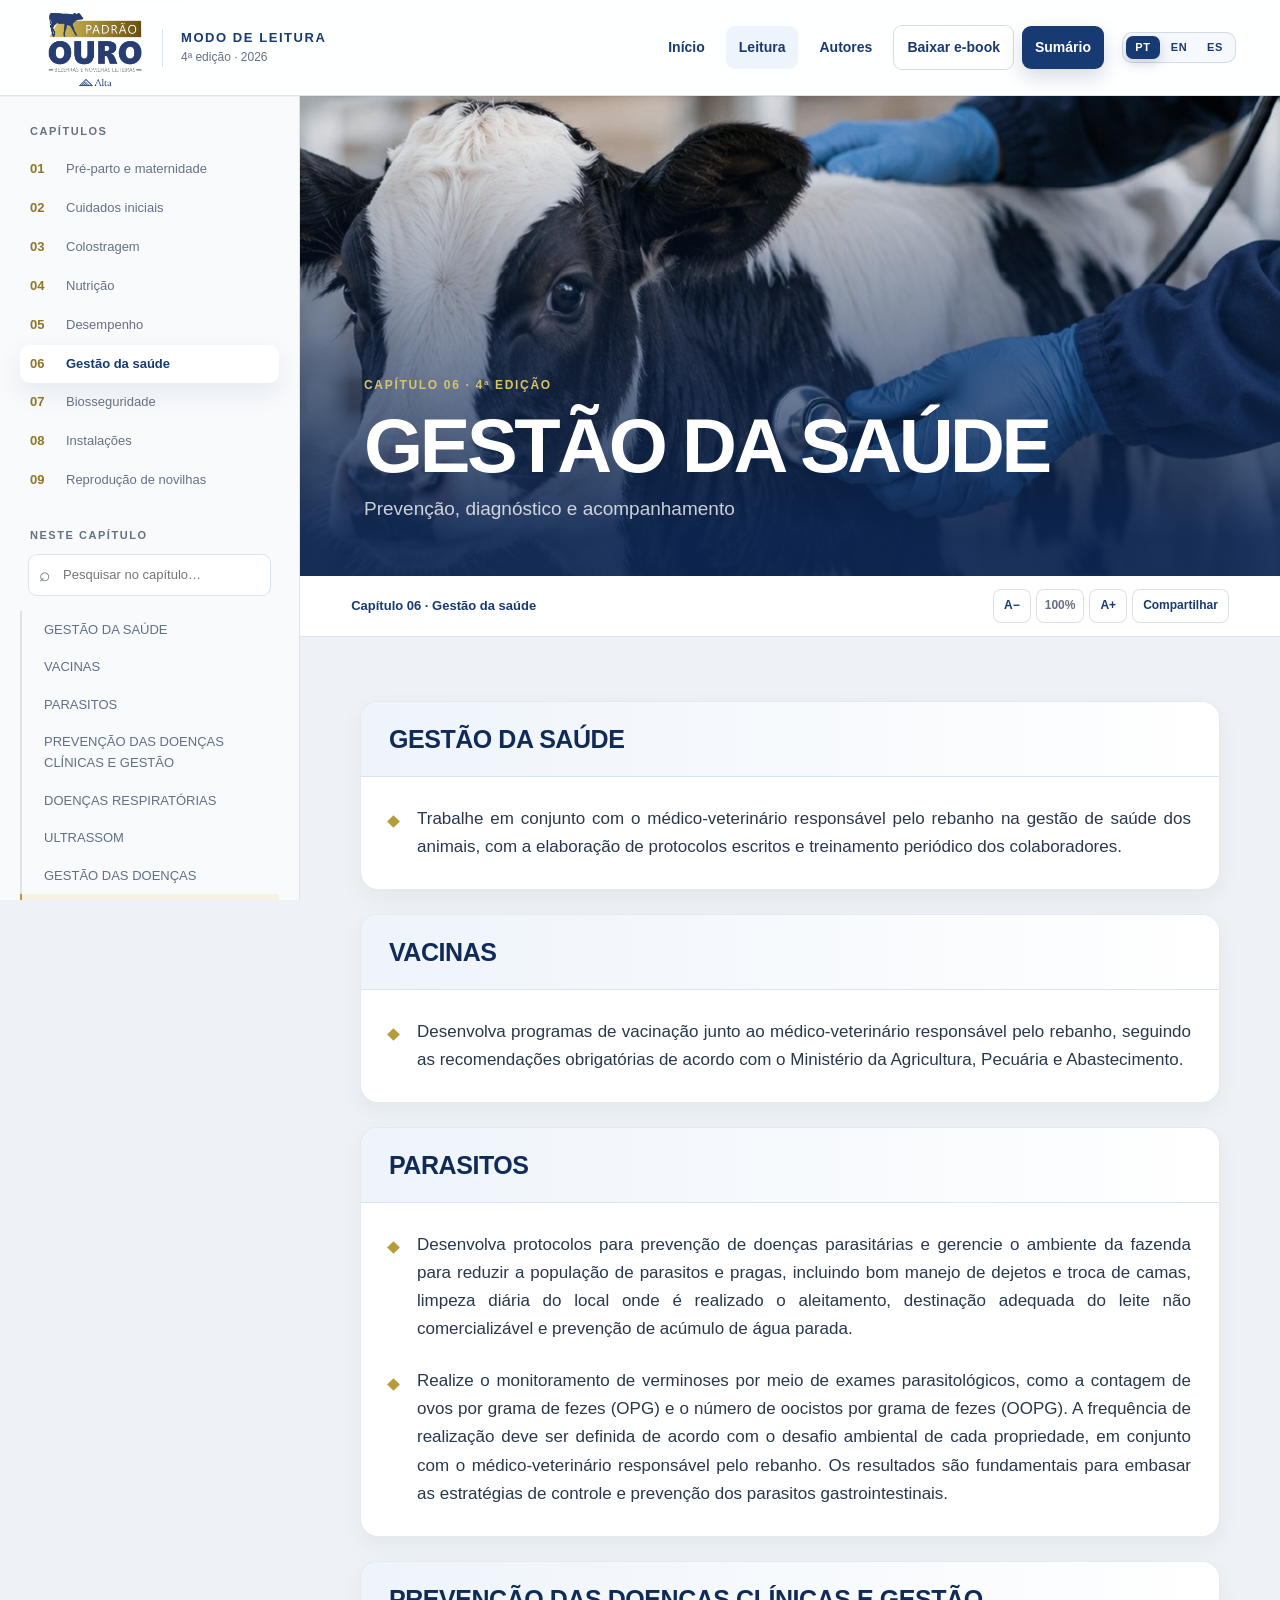
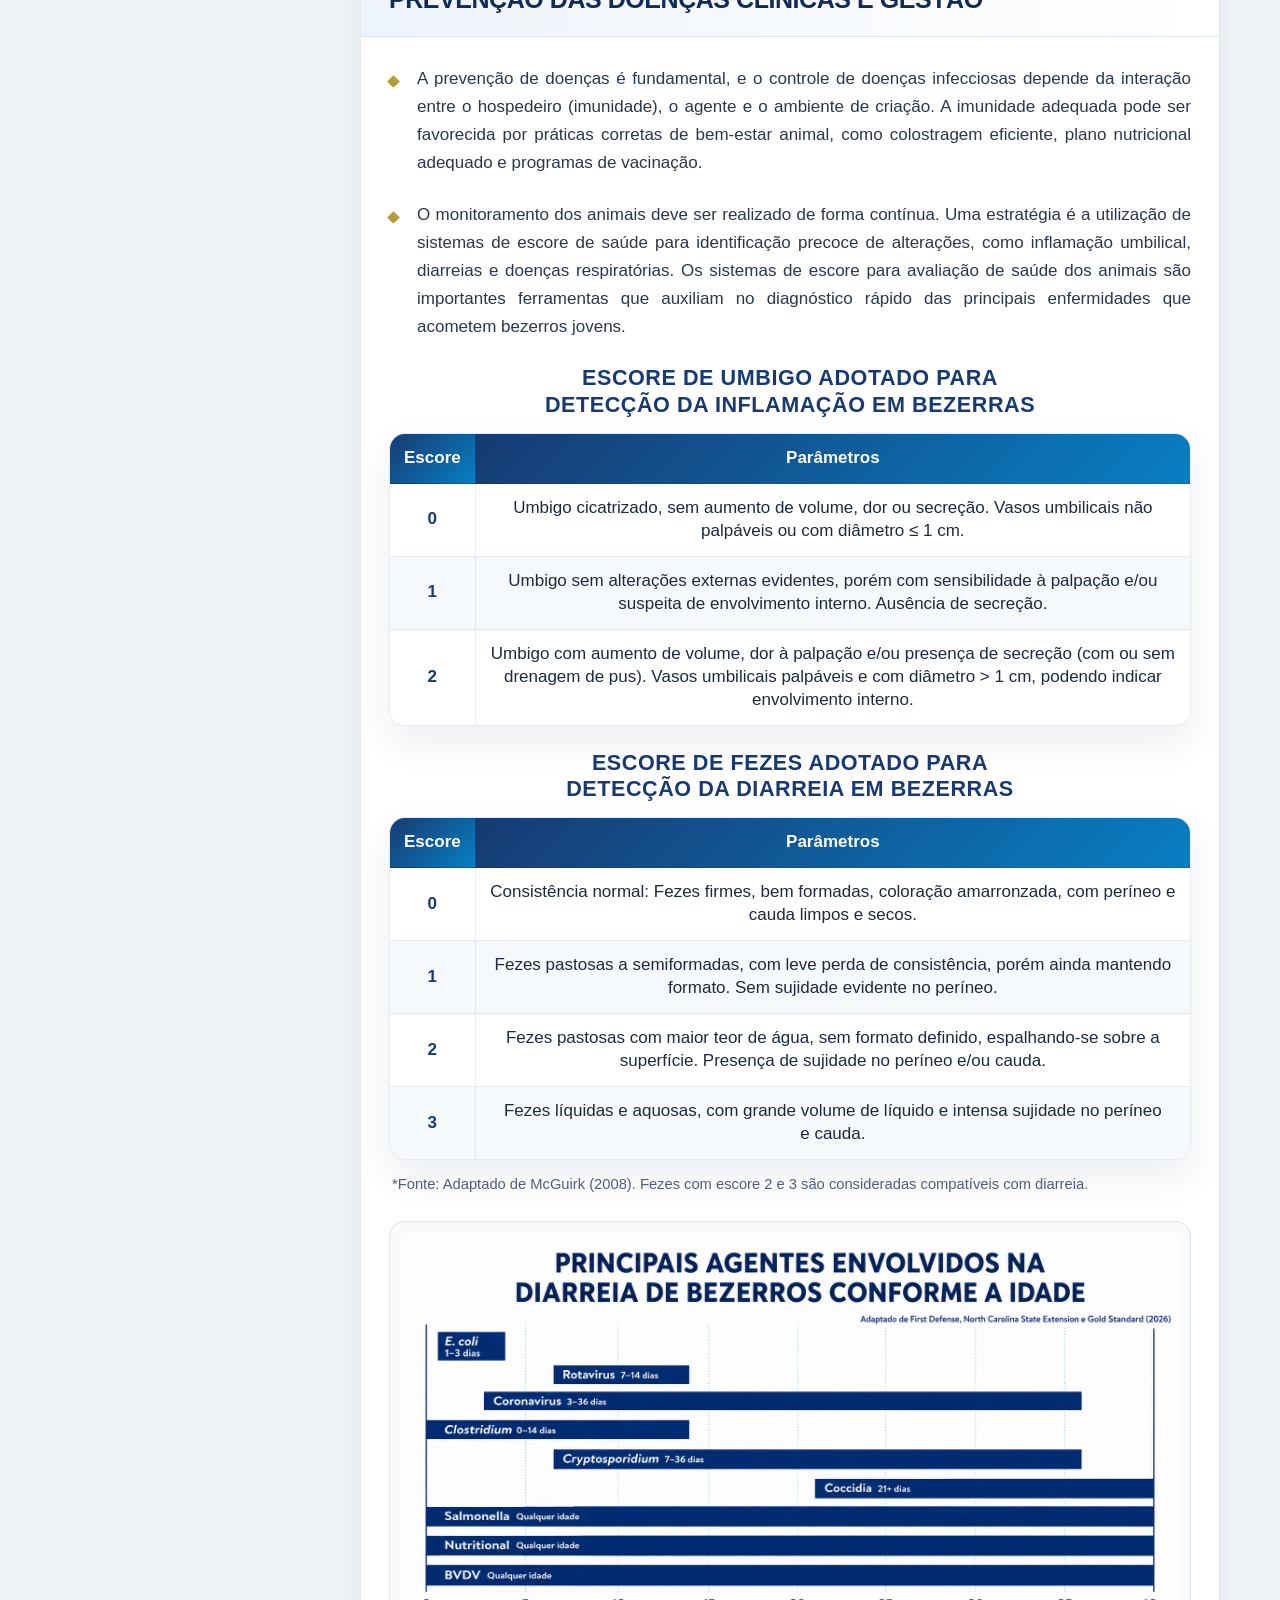
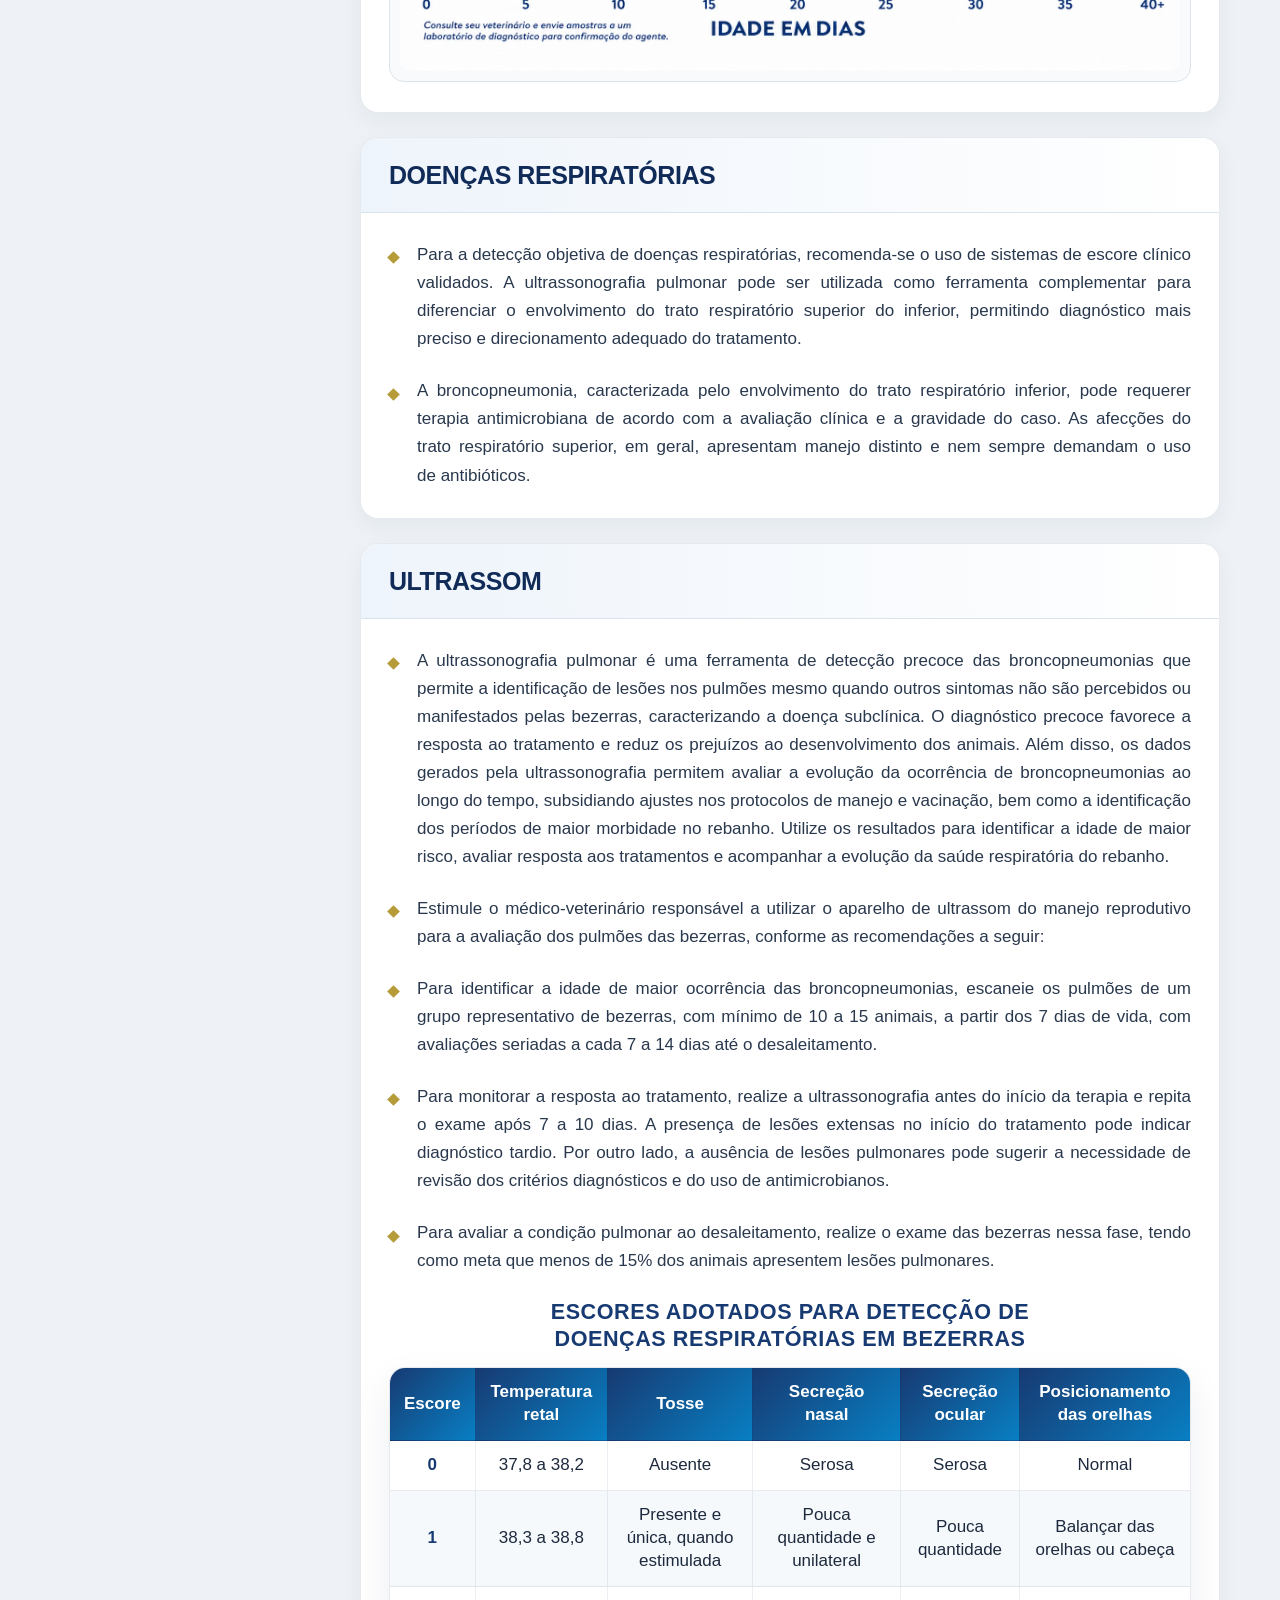
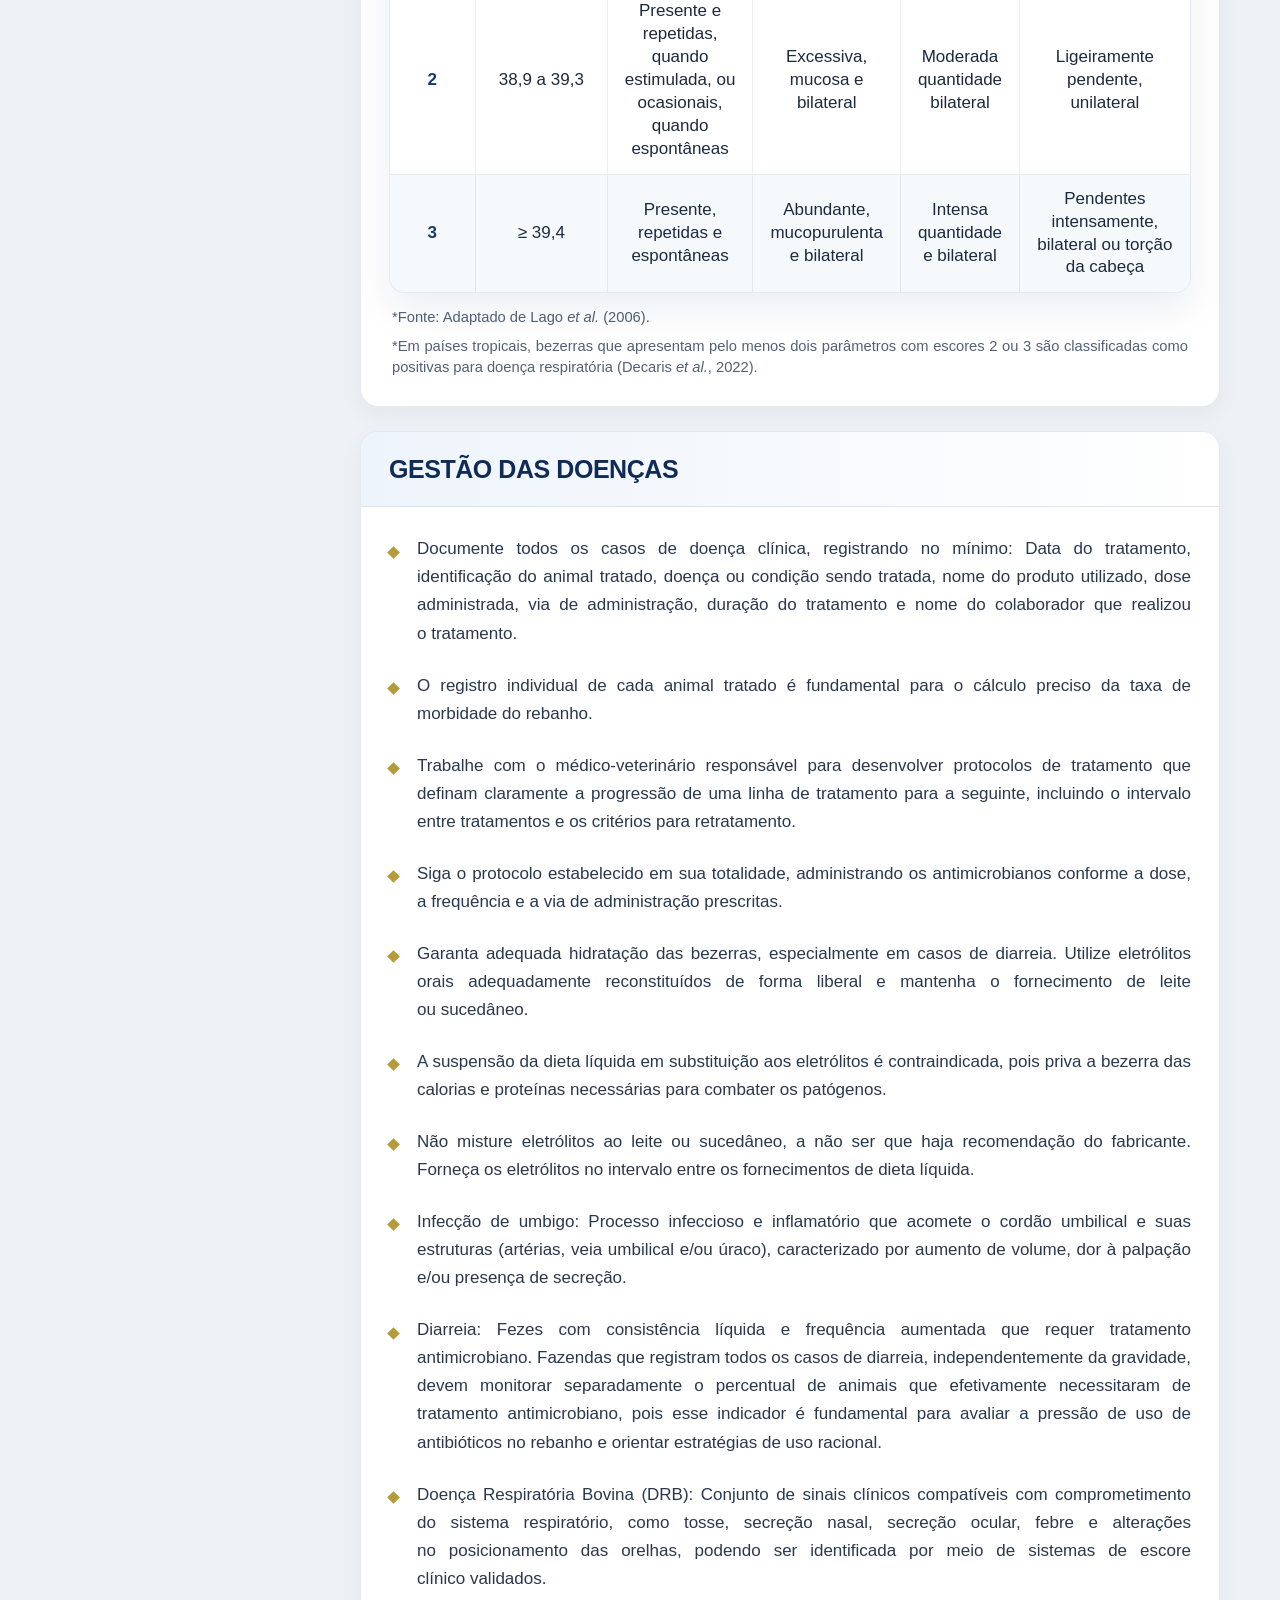
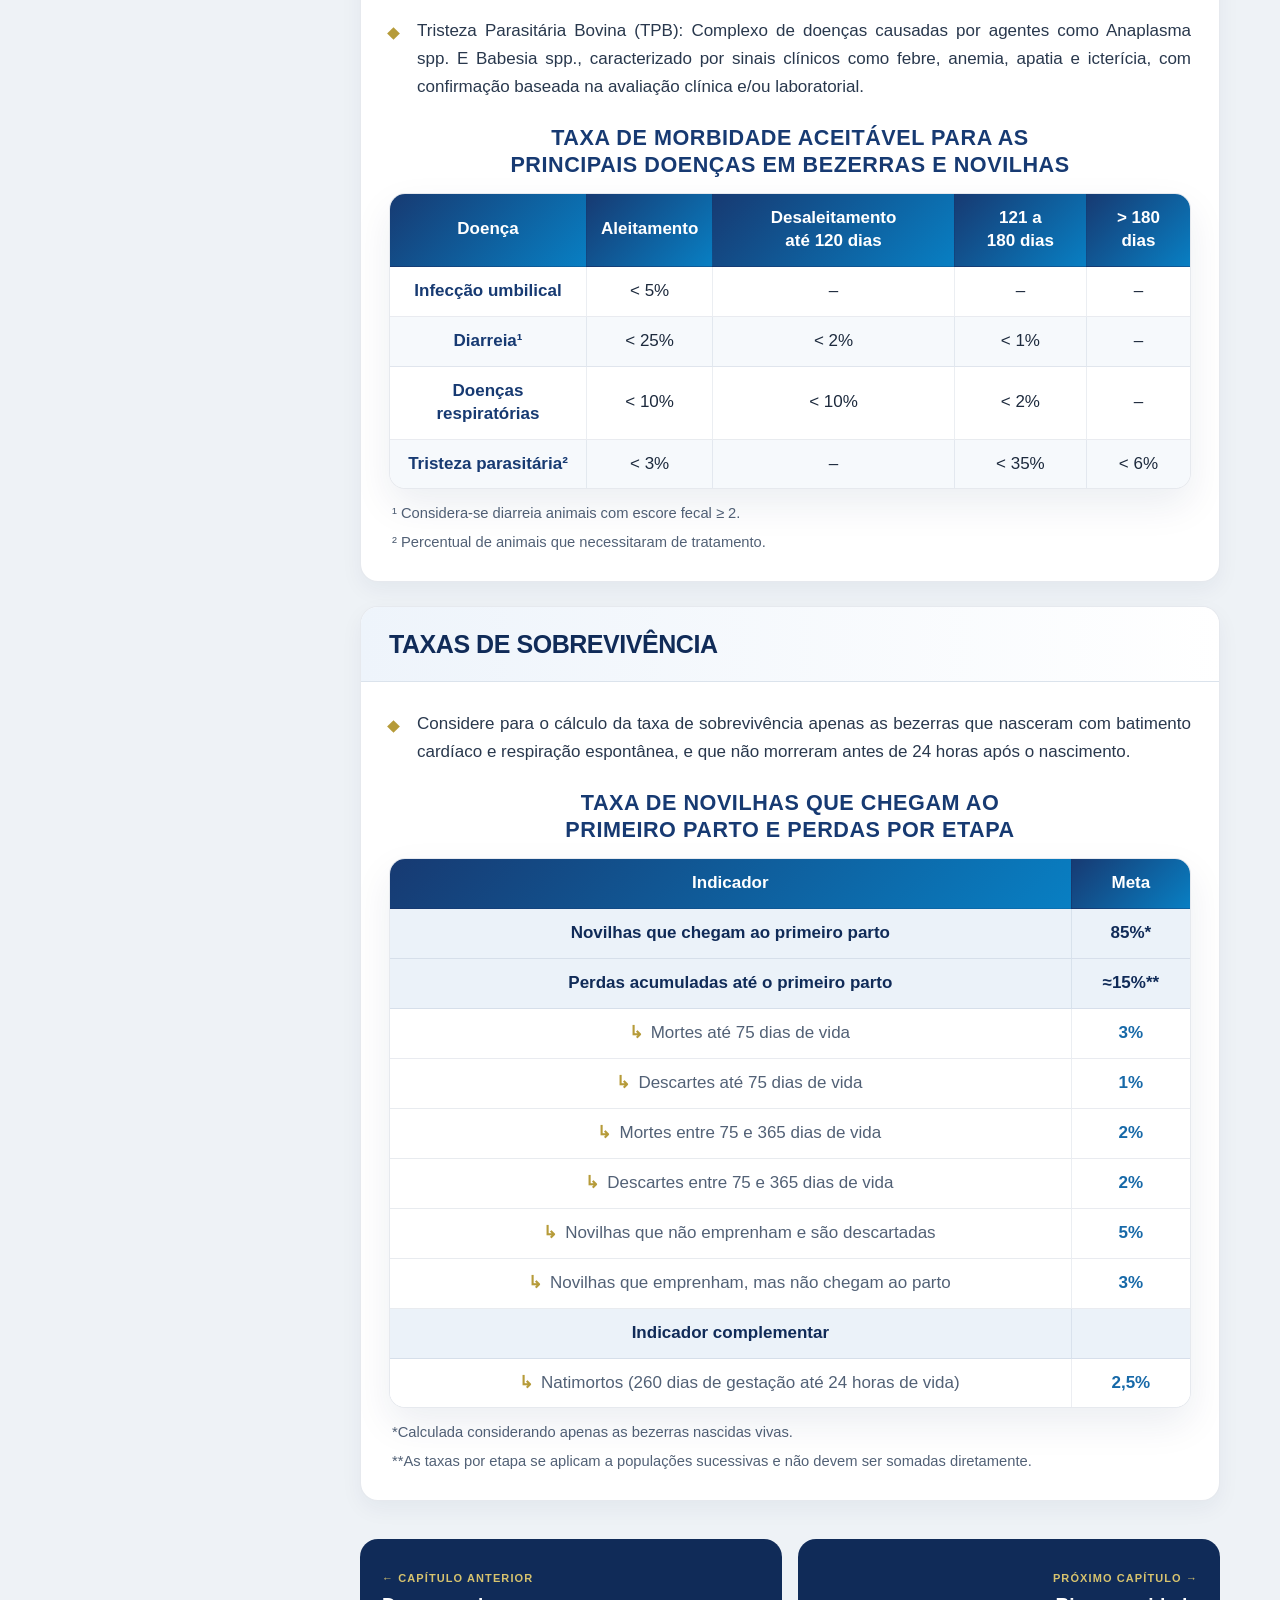
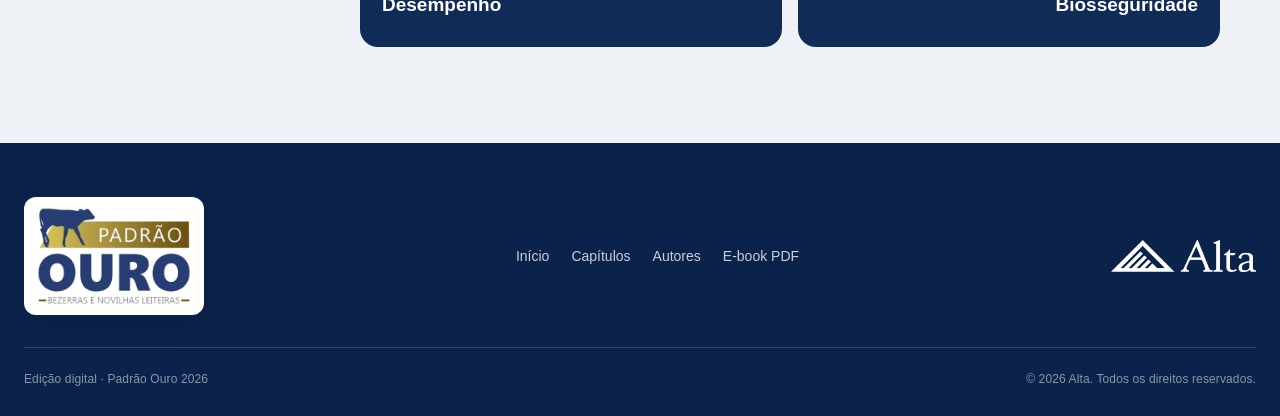
<file: gestao-saude.html>
<!DOCTYPE html>

<html lang="pt-BR"><head><meta charset="utf-8"/><meta content="width=device-width,initial-scale=1" name="viewport"/><meta content="#102b58" name="theme-color"/><meta content="Leitura do Padrão Ouro 2026 — Gestão da saúde." name="description"/><title>Gestão da saúde | Padrão Ouro 2026</title><link href="style.css?v=101" rel="stylesheet"/><link href="manifest.webmanifest?v=101" rel="manifest"/><link href="favicon-32.png?v=101" rel="icon" sizes="32x32" type="image/png"/><link href="favicon-48.png?v=101" rel="icon" sizes="48x48" type="image/png"/><link href="apple-touch-icon.png?v=101" rel="apple-touch-icon" sizes="180x180"/><meta content="yes" name="apple-mobile-web-app-capable"/><meta content="default" name="apple-mobile-web-app-status-bar-style"/><meta content="Padrão Ouro" name="apple-mobile-web-app-title"/><meta content="website" property="og:type"/><meta content="Gestão da saúde | Padrão Ouro 2026" property="og:title"/><meta content="Leitura do Padrão Ouro 2026 — Gestão da saúde." property="og:description"/><meta content="https://altaleite.github.io/padrao-ouro/social-share.jpg?v=101" property="og:image"/><meta content="pt_BR" property="og:locale"/><meta content="summary_large_image" name="twitter:card"/><link href="https://altaleite.github.io/padrao-ouro/gestao-saude.html" rel="canonical"/><link href="https://altaleite.github.io/padrao-ouro/gestao-saude.html" hreflang="pt-BR" rel="alternate"/><link href="https://altaleite.github.io/padrao-ouro/gestao-saude.html?lang=en" hreflang="en" rel="alternate"/><link href="https://altaleite.github.io/padrao-ouro/gestao-saude.html?lang=es" hreflang="es" rel="alternate"/><link href="https://altaleite.github.io/padrao-ouro/gestao-saude.html" hreflang="x-default" rel="alternate"/><meta content="en_US" property="og:locale:alternate"/><meta content="es_ES" property="og:locale:alternate"/></head>
<body class="reader-page" data-chapter="gestao-saude"><div aria-hidden="true" class="read-progress"></div><a class="skip-link" href="#artigo">Pular para o capítulo</a><header class="site-header reader-site-header"><div class="header-inner">
<a aria-label="Página inicial do Padrão Ouro" class="brand-lockup" href="index.html">
<img alt="Padrão Ouro com assinatura Alta" class="po-logo po-logo-full" src="padrao-ouro.png"/>
<span aria-hidden="true" class="brand-divider"></span><span class="brand-meta"><strong>Modo de leitura</strong><span>4ª edição · 2026</span></span></a>
<div class="header-end"><nav aria-label="Navegação principal" class="main-nav"><a href="index.html">Início</a><a aria-current="page" href="leitura.html">Leitura</a><a href="autores.html">Autores</a><a class="nav-ebook" download="Padrao_Ouro_2026_Ebook.pdf" href="Padrao_Ouro_2026_Ebook.pdf?v=101">Baixar e-book</a><a class="nav-cta" href="index.html#capitulos">Sumário</a><a class="nav-install" data-install-app="" hidden="" href="#">Instalar</a></nav><button aria-expanded="false" aria-label="Abrir menu" class="mobile-toggle"><span></span></button></div></div></header><div class="reader-shell"><aside aria-label="Navegação do livro" class="reader-sidebar"><p class="side-label">Capítulos</p><nav class="chapter-nav" data-reader-chapters=""></nav><p class="side-label">Neste capítulo</p><label class="side-search"><span class="visually-hidden">Pesquisar neste capítulo</span><input autocomplete="off" data-reader-search="" placeholder="Pesquisar no capítulo…" type="search"/></label><nav class="section-nav" data-reader-sections=""></nav></aside><main class="reader-main" id="artigo"><section class="reader-hero" id="gestao-saude" style="--reader-cover:url('gestao-saude.jpg')"><div class="reader-hero-content"><span class="chapter-index">Capítulo 06 · 4ª edição</span><h1>Gestão da saúde</h1><p>Prevenção, diagnóstico e acompanhamento</p></div></section><div class="reader-toolbar"><span class="current">Capítulo 06 · Gestão da saúde</span></div><article class="article" data-article=""></article><div class="article search-empty" data-search-empty="">Nenhum trecho encontrado neste capítulo.</div></main></div><footer class="site-footer"><div class="footer-inner"><div class="footer-top"><img alt="Padrão Ouro" class="footer-po" src="padrao-ouro-sem-alta.png"/><div class="footer-links"><a href="index.html">Início</a><a href="index.html#capitulos">Capítulos</a><a href="autores.html">Autores</a><a download="Padrao_Ouro_2026_Ebook.pdf" href="Padrao_Ouro_2026_Ebook.pdf?v=101">E-book PDF</a></div><img alt="Alta" class="footer-alta" src="alta-branca.png"/></div><div class="footer-bottom"><span>Edição digital · Padrão Ouro 2026</span><span>© <span data-year=""></span> Alta. Todos os direitos reservados.</span></div></div></footer><script src="content.js?v=101"></script><script src="site.js?v=101"></script><script src="reader.js?v=101"></script><script src="translate.js?v=101"></script></body></html>
</file>
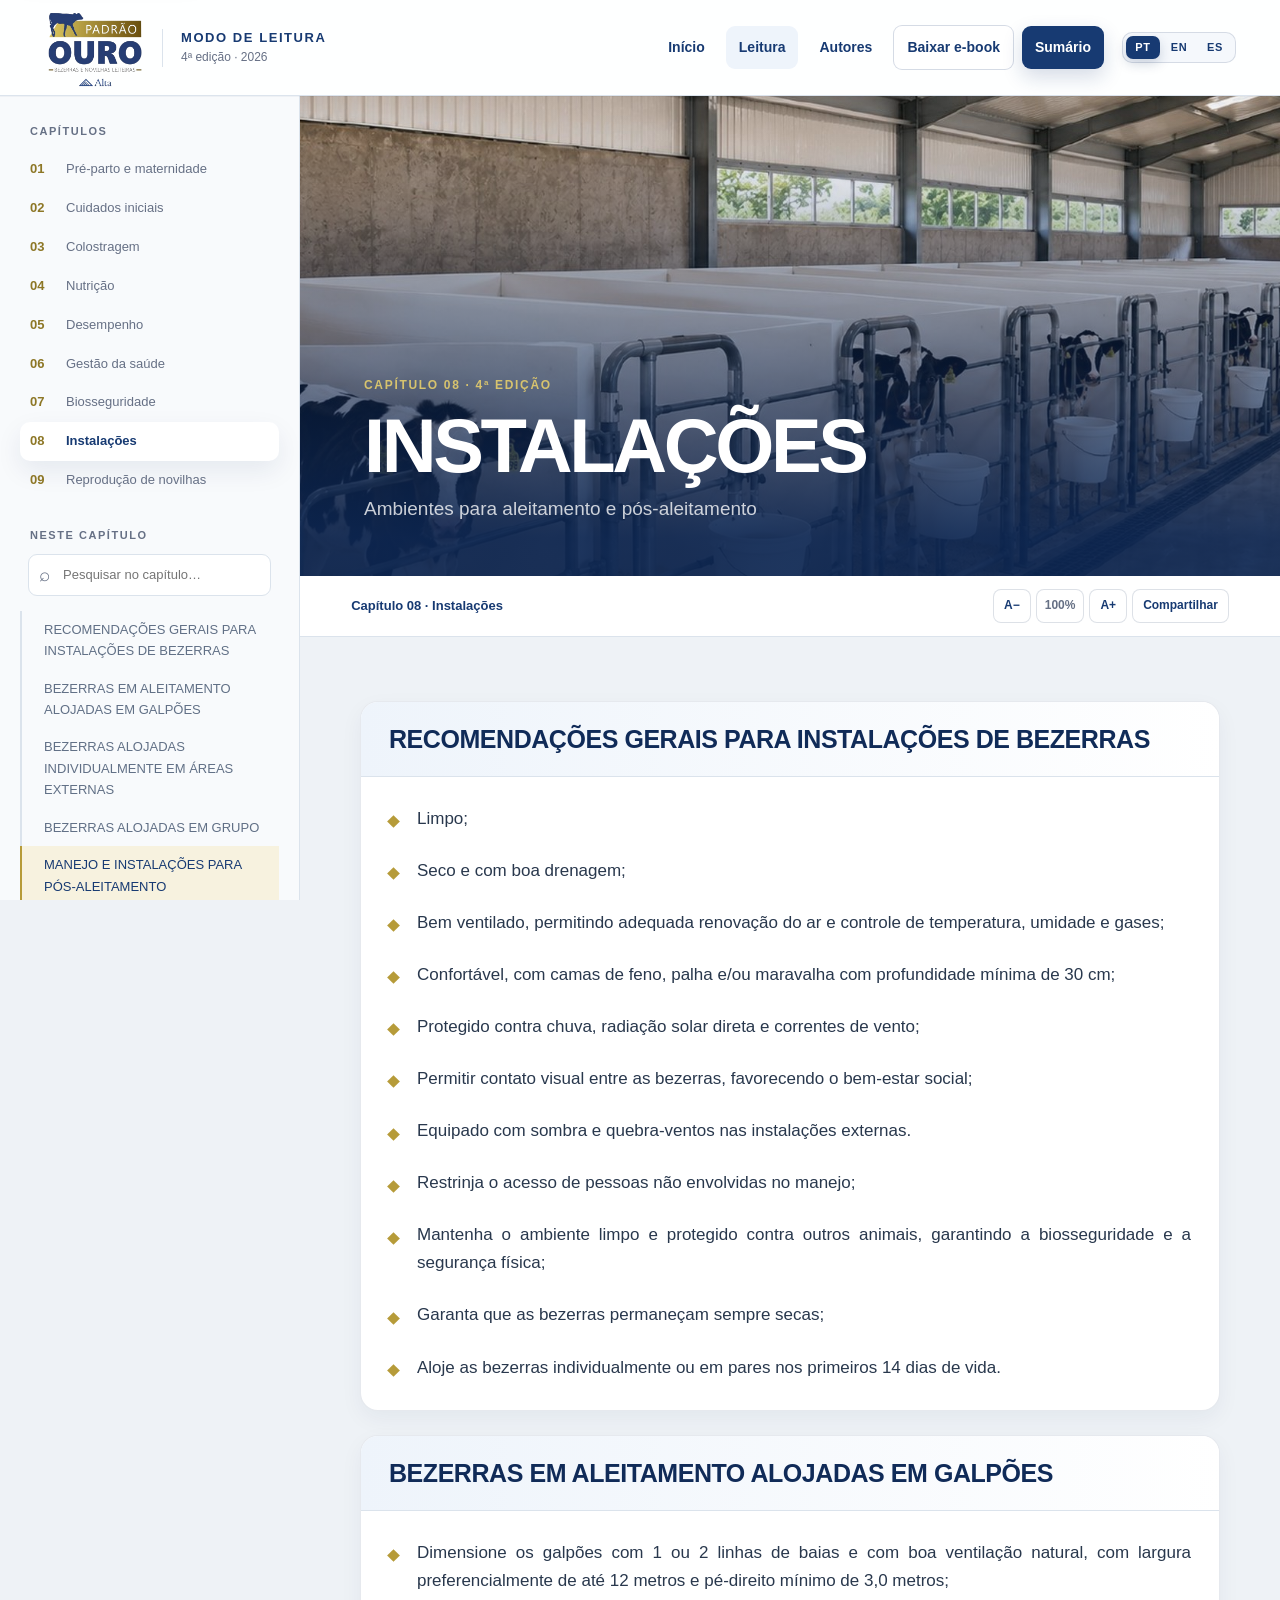
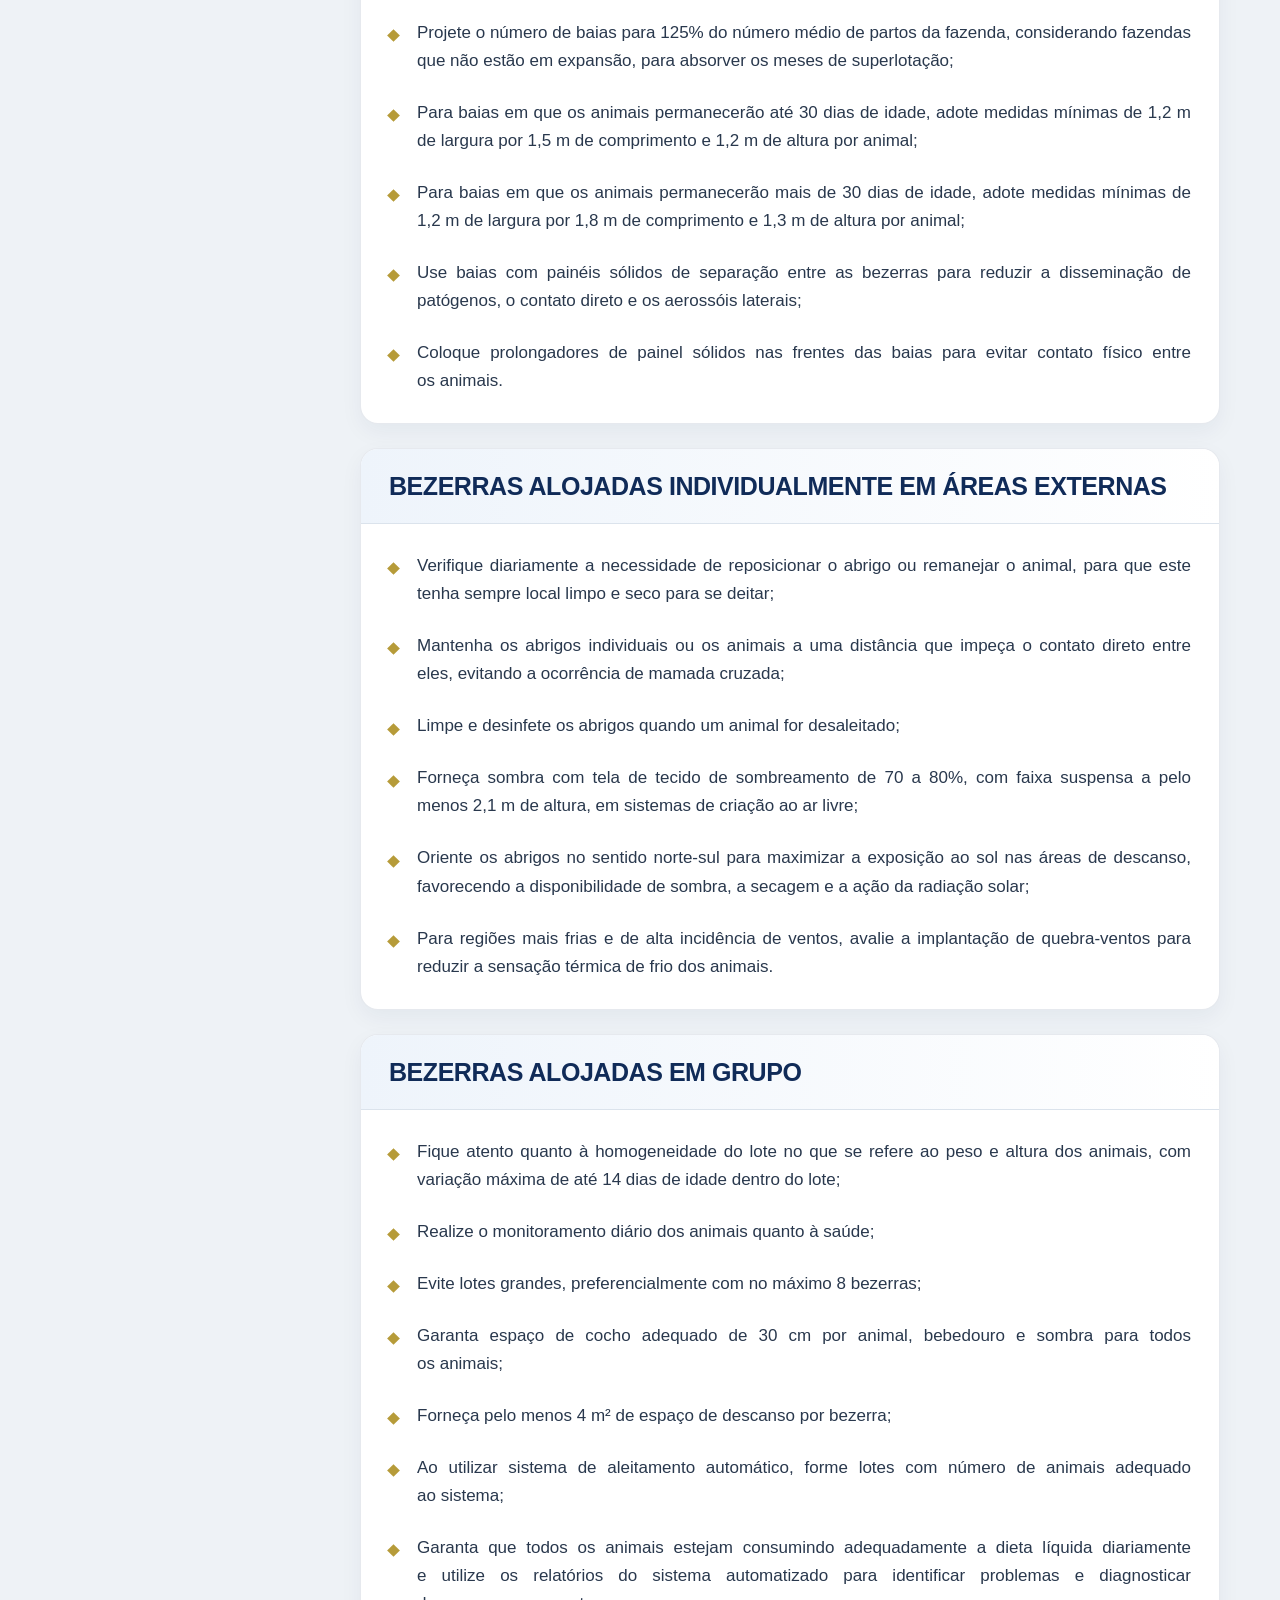
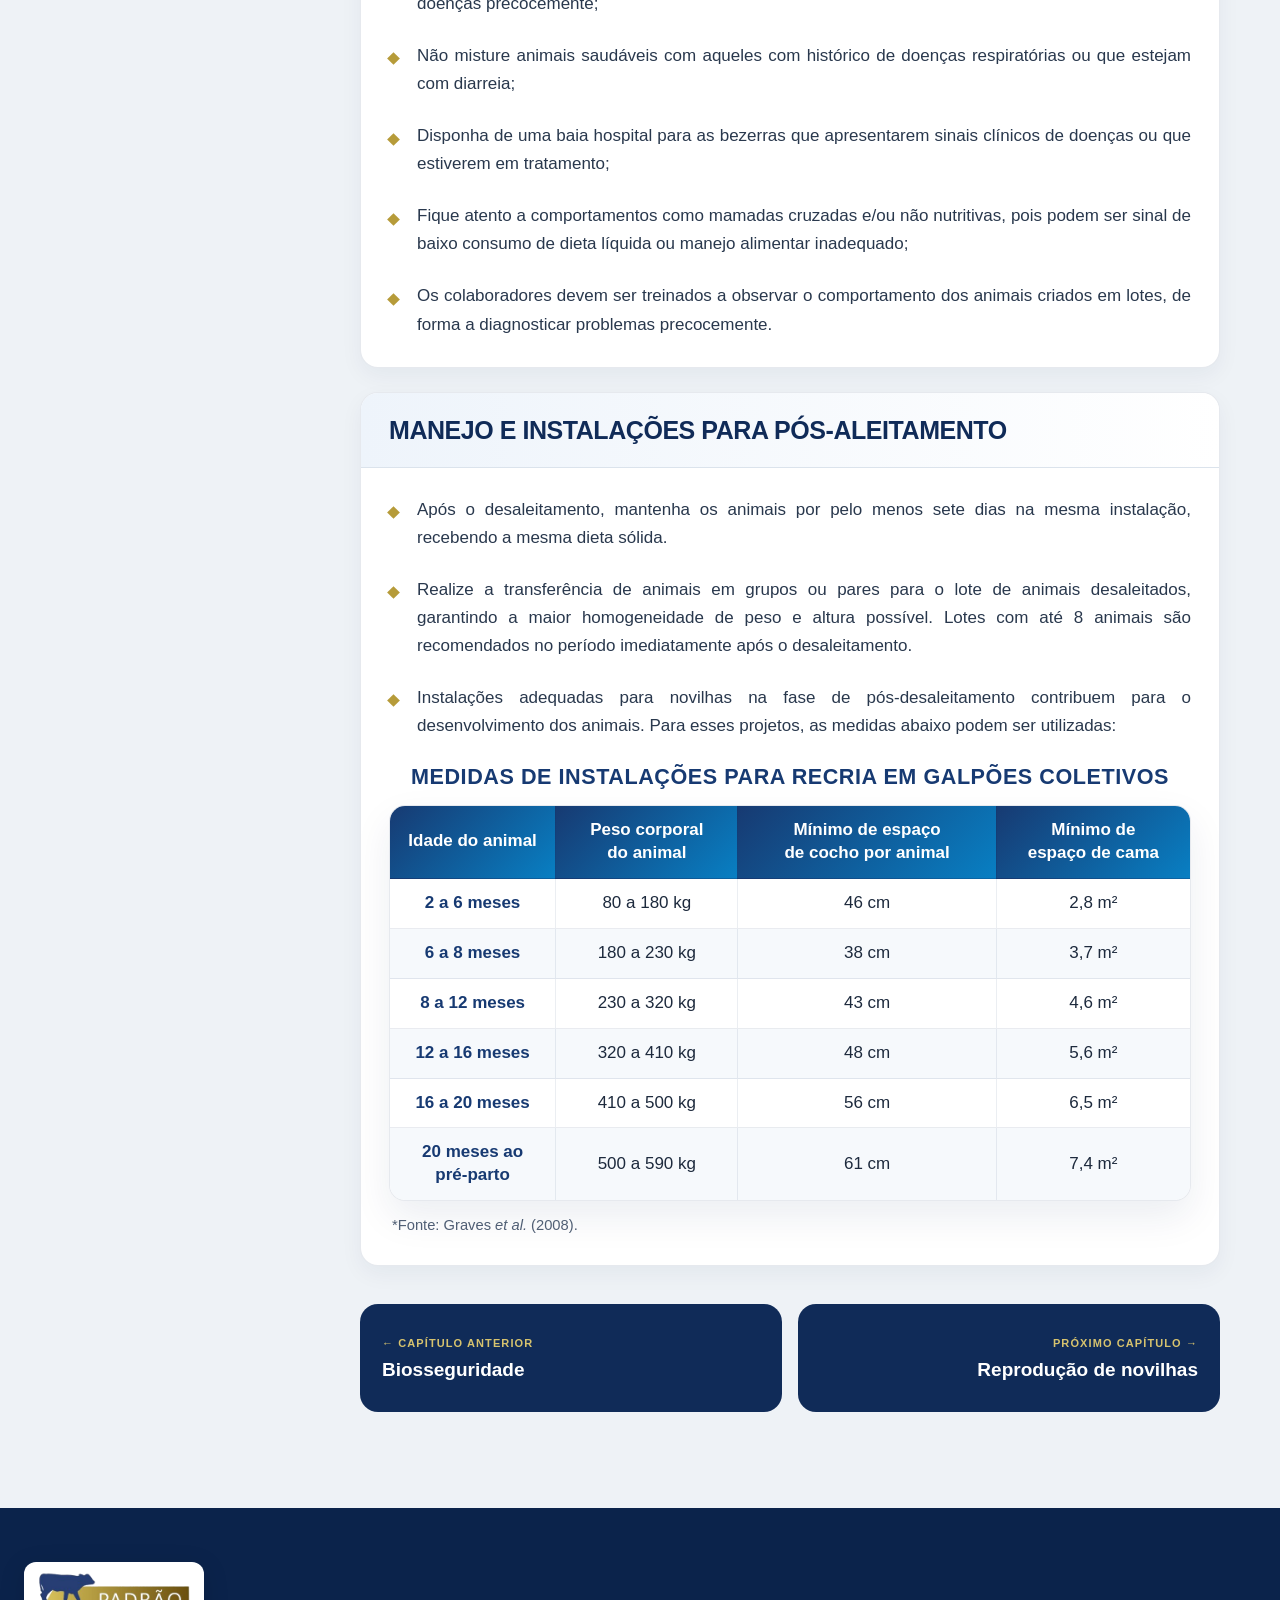
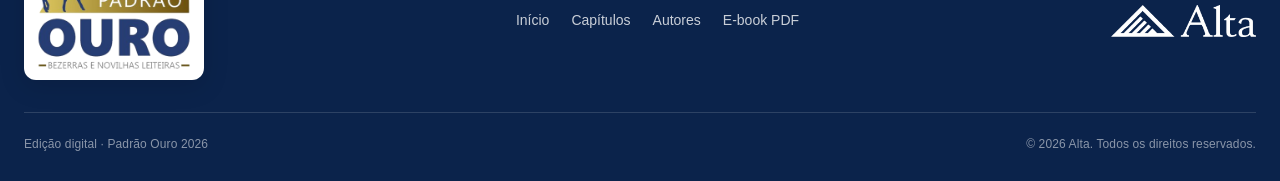
<file: instalacoes.html>
<!DOCTYPE html>

<html lang="pt-BR"><head><meta charset="utf-8"/><meta content="width=device-width,initial-scale=1" name="viewport"/><meta content="#102b58" name="theme-color"/><meta content="Leitura do Padrão Ouro 2026 — Instalações." name="description"/><title>Instalações | Padrão Ouro 2026</title><link href="style.css?v=101" rel="stylesheet"/><link href="manifest.webmanifest?v=101" rel="manifest"/><link href="favicon-32.png?v=101" rel="icon" sizes="32x32" type="image/png"/><link href="favicon-48.png?v=101" rel="icon" sizes="48x48" type="image/png"/><link href="apple-touch-icon.png?v=101" rel="apple-touch-icon" sizes="180x180"/><meta content="yes" name="apple-mobile-web-app-capable"/><meta content="default" name="apple-mobile-web-app-status-bar-style"/><meta content="Padrão Ouro" name="apple-mobile-web-app-title"/><meta content="website" property="og:type"/><meta content="Instalações | Padrão Ouro 2026" property="og:title"/><meta content="Leitura do Padrão Ouro 2026 — Instalações." property="og:description"/><meta content="https://altaleite.github.io/padrao-ouro/social-share.jpg?v=101" property="og:image"/><meta content="pt_BR" property="og:locale"/><meta content="summary_large_image" name="twitter:card"/><link href="https://altaleite.github.io/padrao-ouro/instalacoes.html" rel="canonical"/><link href="https://altaleite.github.io/padrao-ouro/instalacoes.html" hreflang="pt-BR" rel="alternate"/><link href="https://altaleite.github.io/padrao-ouro/instalacoes.html?lang=en" hreflang="en" rel="alternate"/><link href="https://altaleite.github.io/padrao-ouro/instalacoes.html?lang=es" hreflang="es" rel="alternate"/><link href="https://altaleite.github.io/padrao-ouro/instalacoes.html" hreflang="x-default" rel="alternate"/><meta content="en_US" property="og:locale:alternate"/><meta content="es_ES" property="og:locale:alternate"/></head>
<body class="reader-page" data-chapter="instalacoes"><div aria-hidden="true" class="read-progress"></div><a class="skip-link" href="#artigo">Pular para o capítulo</a><header class="site-header reader-site-header"><div class="header-inner">
<a aria-label="Página inicial do Padrão Ouro" class="brand-lockup" href="index.html">
<img alt="Padrão Ouro com assinatura Alta" class="po-logo po-logo-full" src="padrao-ouro.png"/>
<span aria-hidden="true" class="brand-divider"></span><span class="brand-meta"><strong>Modo de leitura</strong><span>4ª edição · 2026</span></span></a>
<div class="header-end"><nav aria-label="Navegação principal" class="main-nav"><a href="index.html">Início</a><a aria-current="page" href="leitura.html">Leitura</a><a href="autores.html">Autores</a><a class="nav-ebook" download="Padrao_Ouro_2026_Ebook.pdf" href="Padrao_Ouro_2026_Ebook.pdf?v=101">Baixar e-book</a><a class="nav-cta" href="index.html#capitulos">Sumário</a><a class="nav-install" data-install-app="" hidden="" href="#">Instalar</a></nav><button aria-expanded="false" aria-label="Abrir menu" class="mobile-toggle"><span></span></button></div></div></header><div class="reader-shell"><aside aria-label="Navegação do livro" class="reader-sidebar"><p class="side-label">Capítulos</p><nav class="chapter-nav" data-reader-chapters=""></nav><p class="side-label">Neste capítulo</p><label class="side-search"><span class="visually-hidden">Pesquisar neste capítulo</span><input autocomplete="off" data-reader-search="" placeholder="Pesquisar no capítulo…" type="search"/></label><nav class="section-nav" data-reader-sections=""></nav></aside><main class="reader-main" id="artigo"><section class="reader-hero" id="instalacoes" style="--reader-cover:url('instalacoes.jpg')"><div class="reader-hero-content"><span class="chapter-index">Capítulo 08 · 4ª edição</span><h1>Instalações</h1><p>Ambientes para aleitamento e pós-aleitamento</p></div></section><div class="reader-toolbar"><span class="current">Capítulo 08 · Instalações</span></div><article class="article" data-article=""></article><div class="article search-empty" data-search-empty="">Nenhum trecho encontrado neste capítulo.</div></main></div><footer class="site-footer"><div class="footer-inner"><div class="footer-top"><img alt="Padrão Ouro" class="footer-po" src="padrao-ouro-sem-alta.png"/><div class="footer-links"><a href="index.html">Início</a><a href="index.html#capitulos">Capítulos</a><a href="autores.html">Autores</a><a download="Padrao_Ouro_2026_Ebook.pdf" href="Padrao_Ouro_2026_Ebook.pdf?v=101">E-book PDF</a></div><img alt="Alta" class="footer-alta" src="alta-branca.png"/></div><div class="footer-bottom"><span>Edição digital · Padrão Ouro 2026</span><span>© <span data-year=""></span> Alta. Todos os direitos reservados.</span></div></div></footer><script src="content.js?v=101"></script><script src="site.js?v=101"></script><script src="reader.js?v=101"></script><script src="translate.js?v=101"></script></body></html>
</file>
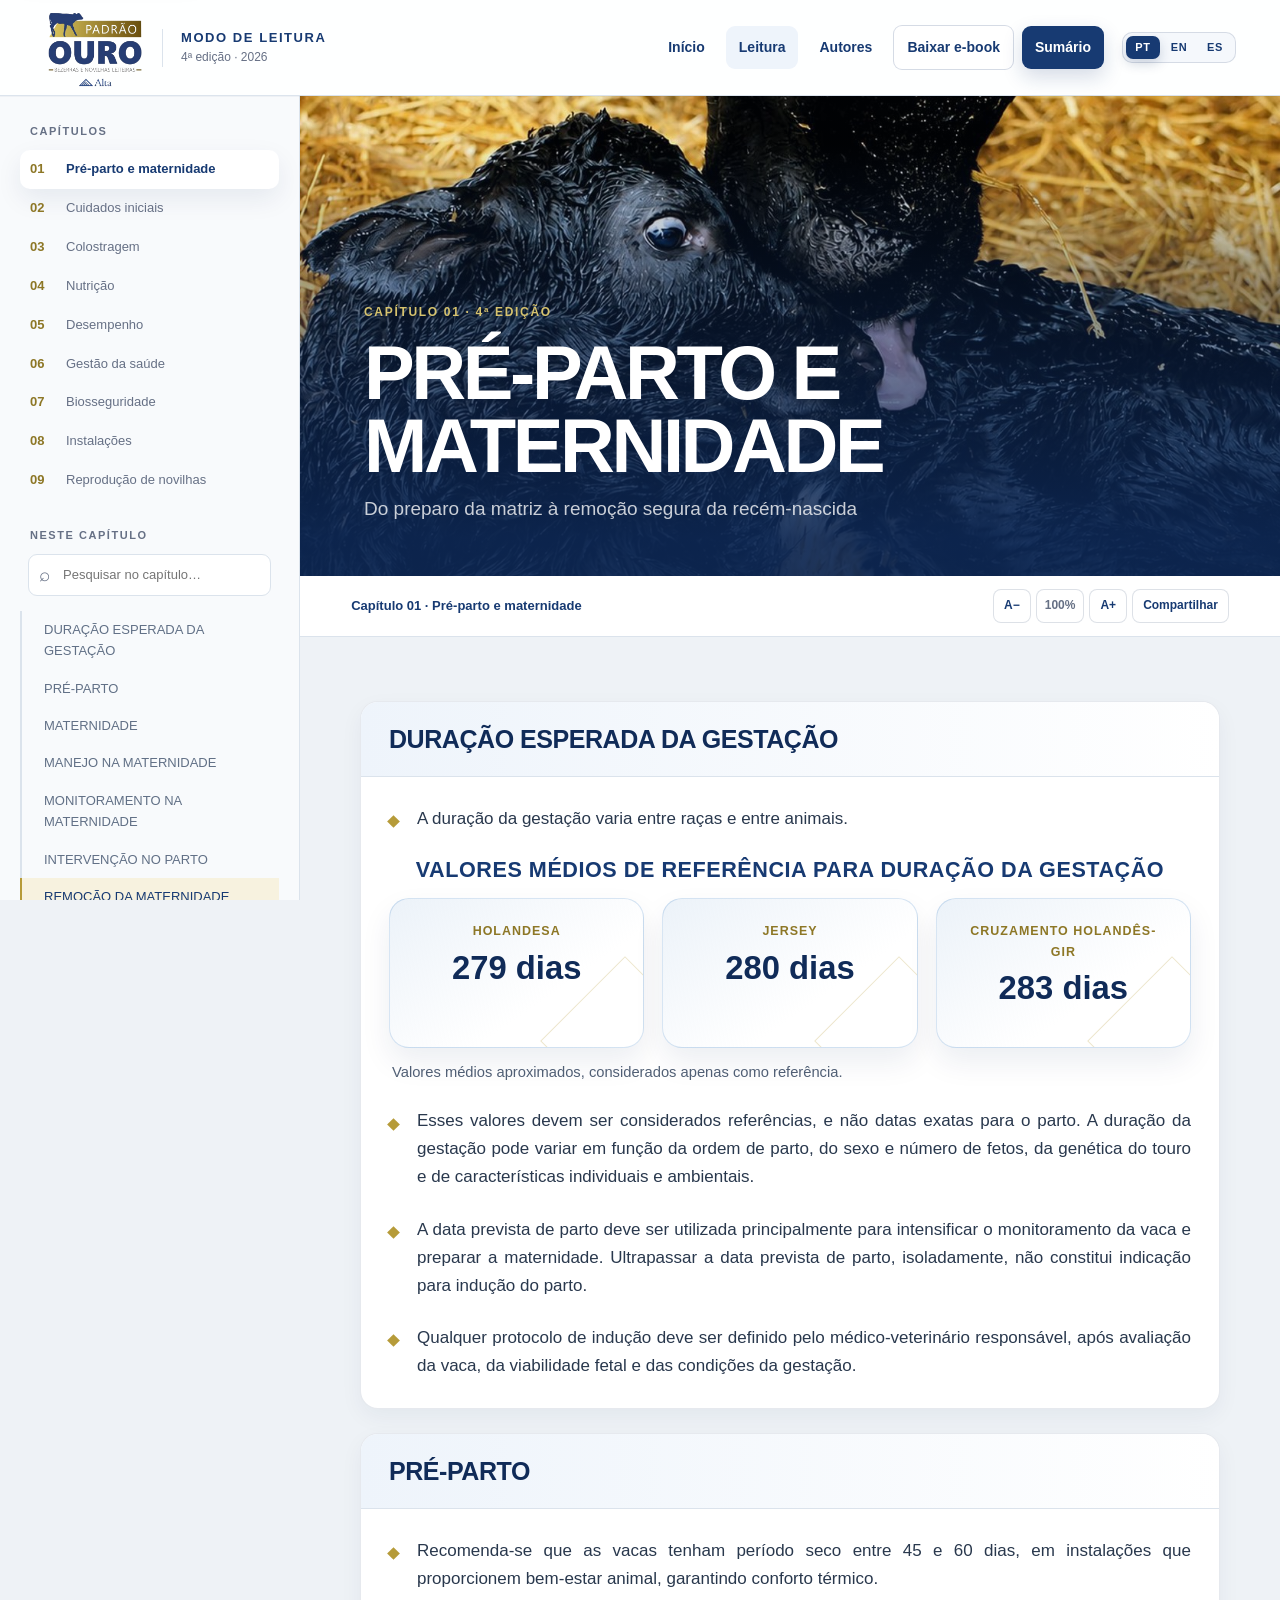
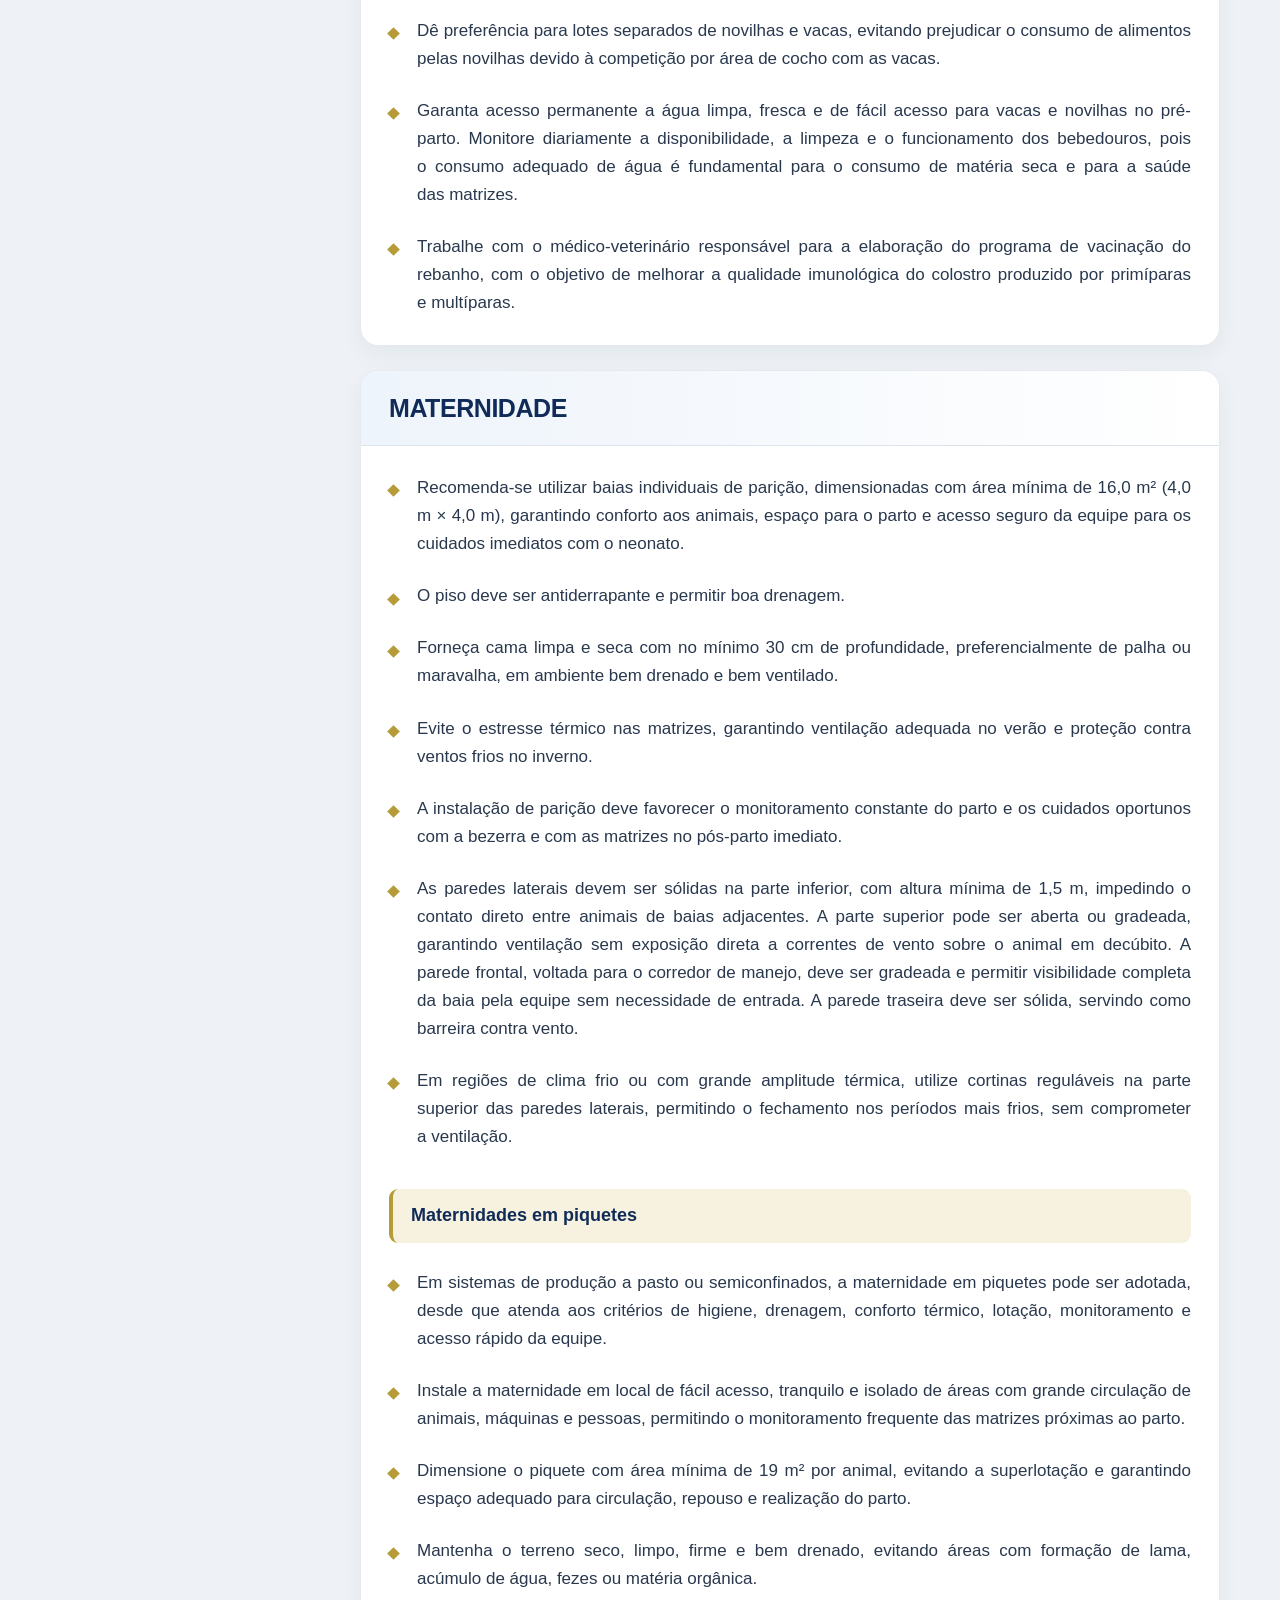
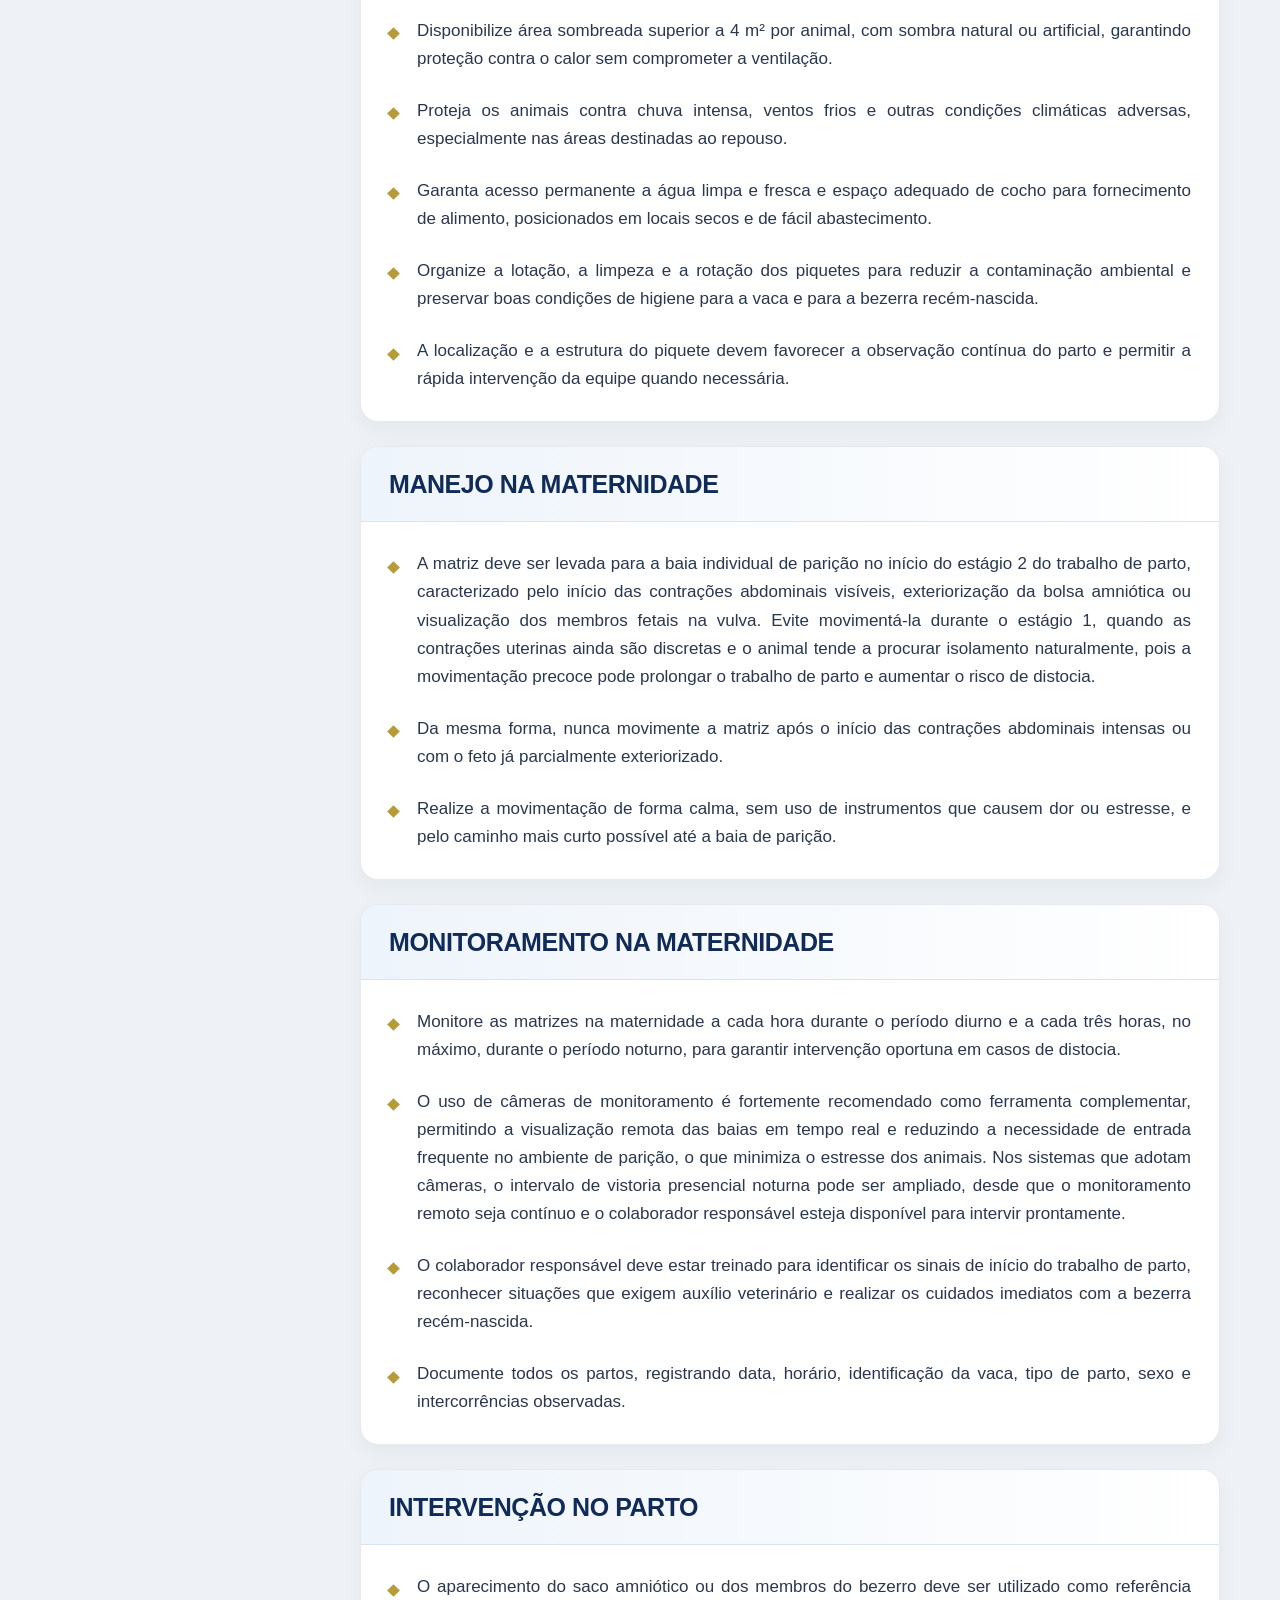
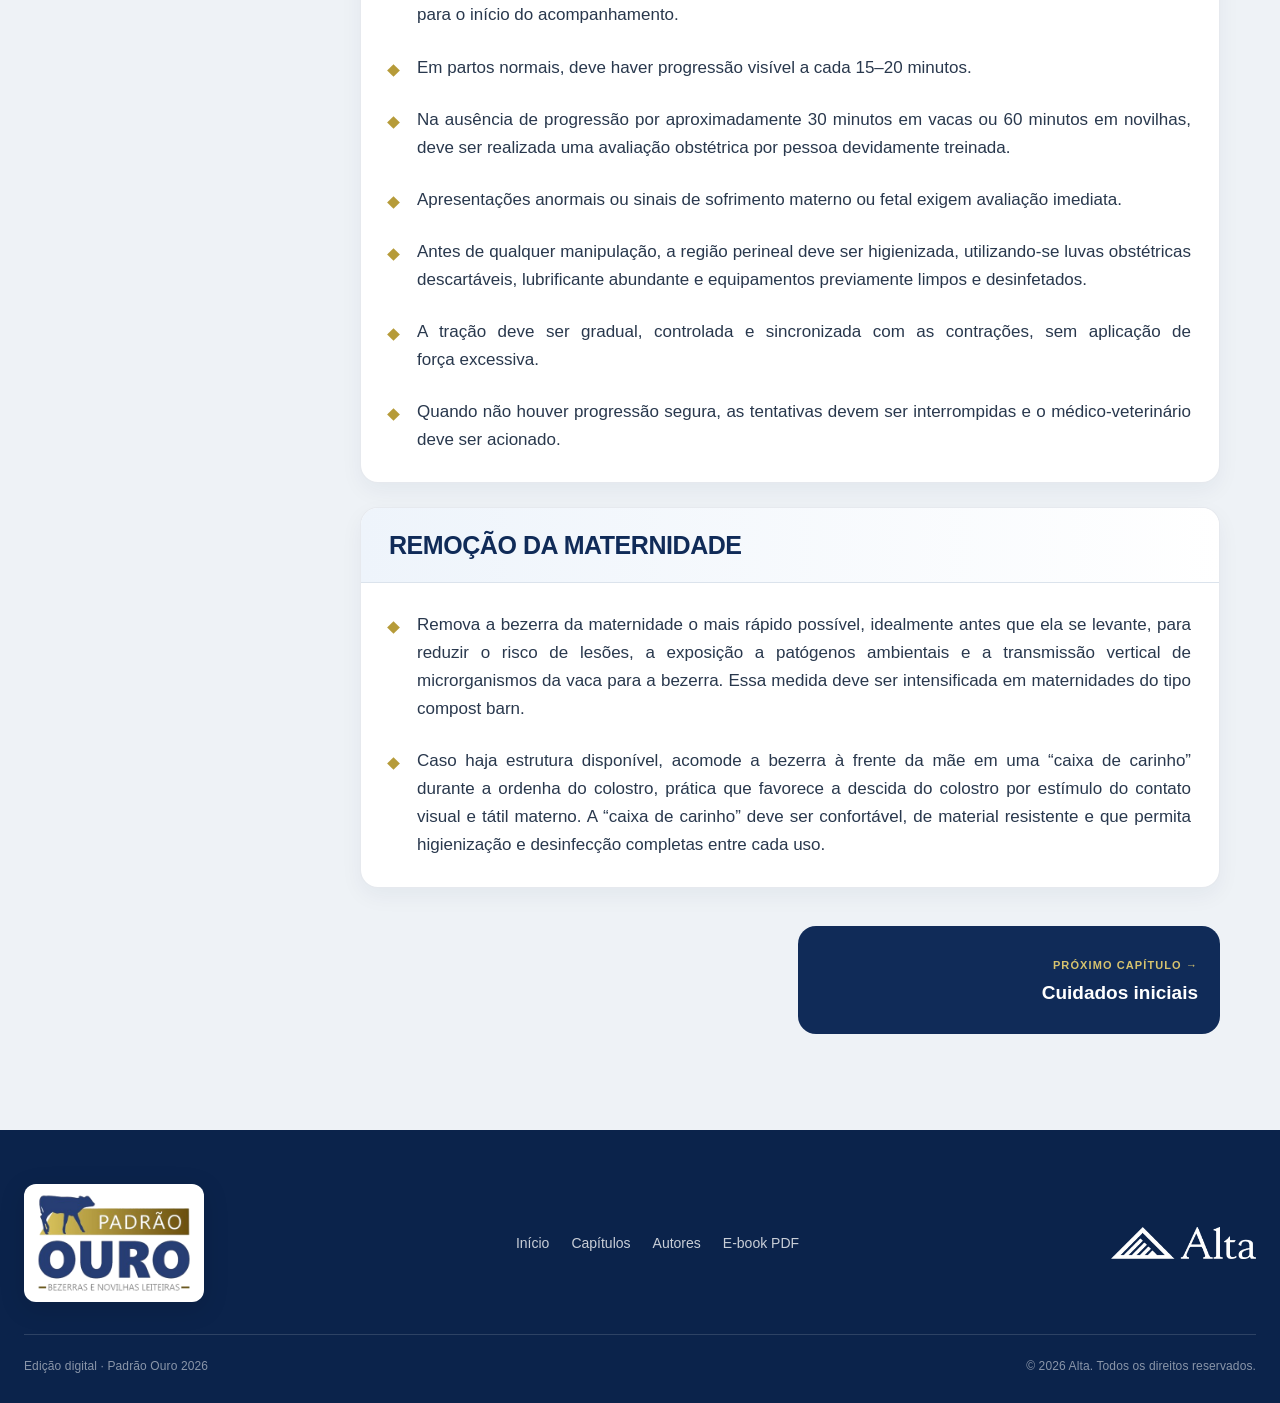
<file: leitura.html>
<!DOCTYPE html>

<html lang="pt-BR"><head><meta charset="utf-8"/><meta content="width=device-width,initial-scale=1" name="viewport"/><meta content="#102b58" name="theme-color"/><meta content="Leitura do Padrão Ouro 2026 — Pré-parto e maternidade." name="description"/><title>Pré-parto e maternidade | Padrão Ouro 2026</title><link href="style.css?v=101" rel="stylesheet"/><link href="manifest.webmanifest?v=101" rel="manifest"/><link href="favicon-32.png?v=101" rel="icon" sizes="32x32" type="image/png"/><link href="favicon-48.png?v=101" rel="icon" sizes="48x48" type="image/png"/><link href="apple-touch-icon.png?v=101" rel="apple-touch-icon" sizes="180x180"/><meta content="yes" name="apple-mobile-web-app-capable"/><meta content="default" name="apple-mobile-web-app-status-bar-style"/><meta content="Padrão Ouro" name="apple-mobile-web-app-title"/><meta content="website" property="og:type"/><meta content="Pré-parto e maternidade | Padrão Ouro 2026" property="og:title"/><meta content="Leitura do Padrão Ouro 2026 — Pré-parto e maternidade." property="og:description"/><meta content="https://altaleite.github.io/padrao-ouro/social-share.jpg?v=101" property="og:image"/><meta content="pt_BR" property="og:locale"/><meta content="summary_large_image" name="twitter:card"/><link href="https://altaleite.github.io/padrao-ouro/leitura.html" rel="canonical"/><link href="https://altaleite.github.io/padrao-ouro/leitura.html" hreflang="pt-BR" rel="alternate"/><link href="https://altaleite.github.io/padrao-ouro/leitura.html?lang=en" hreflang="en" rel="alternate"/><link href="https://altaleite.github.io/padrao-ouro/leitura.html?lang=es" hreflang="es" rel="alternate"/><link href="https://altaleite.github.io/padrao-ouro/leitura.html" hreflang="x-default" rel="alternate"/><meta content="en_US" property="og:locale:alternate"/><meta content="es_ES" property="og:locale:alternate"/></head>
<body class="reader-page" data-chapter="pre-parto-maternidade"><div aria-hidden="true" class="read-progress"></div><a class="skip-link" href="#artigo">Pular para o capítulo</a><header class="site-header reader-site-header"><div class="header-inner">
<a aria-label="Página inicial do Padrão Ouro" class="brand-lockup" href="index.html">
<img alt="Padrão Ouro com assinatura Alta" class="po-logo po-logo-full" src="padrao-ouro.png"/>
<span aria-hidden="true" class="brand-divider"></span><span class="brand-meta"><strong>Modo de leitura</strong><span>4ª edição · 2026</span></span></a>
<div class="header-end"><nav aria-label="Navegação principal" class="main-nav"><a href="index.html">Início</a><a aria-current="page" href="leitura.html">Leitura</a><a href="autores.html">Autores</a><a class="nav-ebook" download="Padrao_Ouro_2026_Ebook.pdf" href="Padrao_Ouro_2026_Ebook.pdf?v=101">Baixar e-book</a><a class="nav-cta" href="index.html#capitulos">Sumário</a><a class="nav-install" data-install-app="" hidden="" href="#">Instalar</a></nav><button aria-expanded="false" aria-label="Abrir menu" class="mobile-toggle"><span></span></button></div></div></header><div class="reader-shell"><aside aria-label="Navegação do livro" class="reader-sidebar"><p class="side-label">Capítulos</p><nav class="chapter-nav" data-reader-chapters=""></nav><p class="side-label">Neste capítulo</p><label class="side-search"><span class="visually-hidden">Pesquisar neste capítulo</span><input autocomplete="off" data-reader-search="" placeholder="Pesquisar no capítulo…" type="search"/></label><nav class="section-nav" data-reader-sections=""></nav></aside><main class="reader-main" id="artigo"><section class="reader-hero" id="pre-parto-maternidade" style="--reader-cover:url('pre-parto-maternidade.jpg')"><div class="reader-hero-content"><span class="chapter-index">Capítulo 01 · 4ª edição</span><h1>Pré-parto e maternidade</h1><p>Do preparo da matriz à remoção segura da recém-nascida</p></div></section><div class="reader-toolbar"><span class="current">Capítulo 01 · Pré-parto e maternidade</span></div><article class="article" data-article=""></article><div class="article search-empty" data-search-empty="">Nenhum trecho encontrado neste capítulo.</div></main></div><footer class="site-footer"><div class="footer-inner"><div class="footer-top"><img alt="Padrão Ouro" class="footer-po" src="padrao-ouro-sem-alta.png"/><div class="footer-links"><a href="index.html">Início</a><a href="index.html#capitulos">Capítulos</a><a href="autores.html">Autores</a><a download="Padrao_Ouro_2026_Ebook.pdf" href="Padrao_Ouro_2026_Ebook.pdf?v=101">E-book PDF</a></div><img alt="Alta" class="footer-alta" src="alta-branca.png"/></div><div class="footer-bottom"><span>Edição digital · Padrão Ouro 2026</span><span>© <span data-year=""></span> Alta. Todos os direitos reservados.</span></div></div></footer><script src="content.js?v=101"></script><script src="site.js?v=101"></script><script src="reader.js?v=101"></script><script src="translate.js?v=101"></script></body></html>
</file>
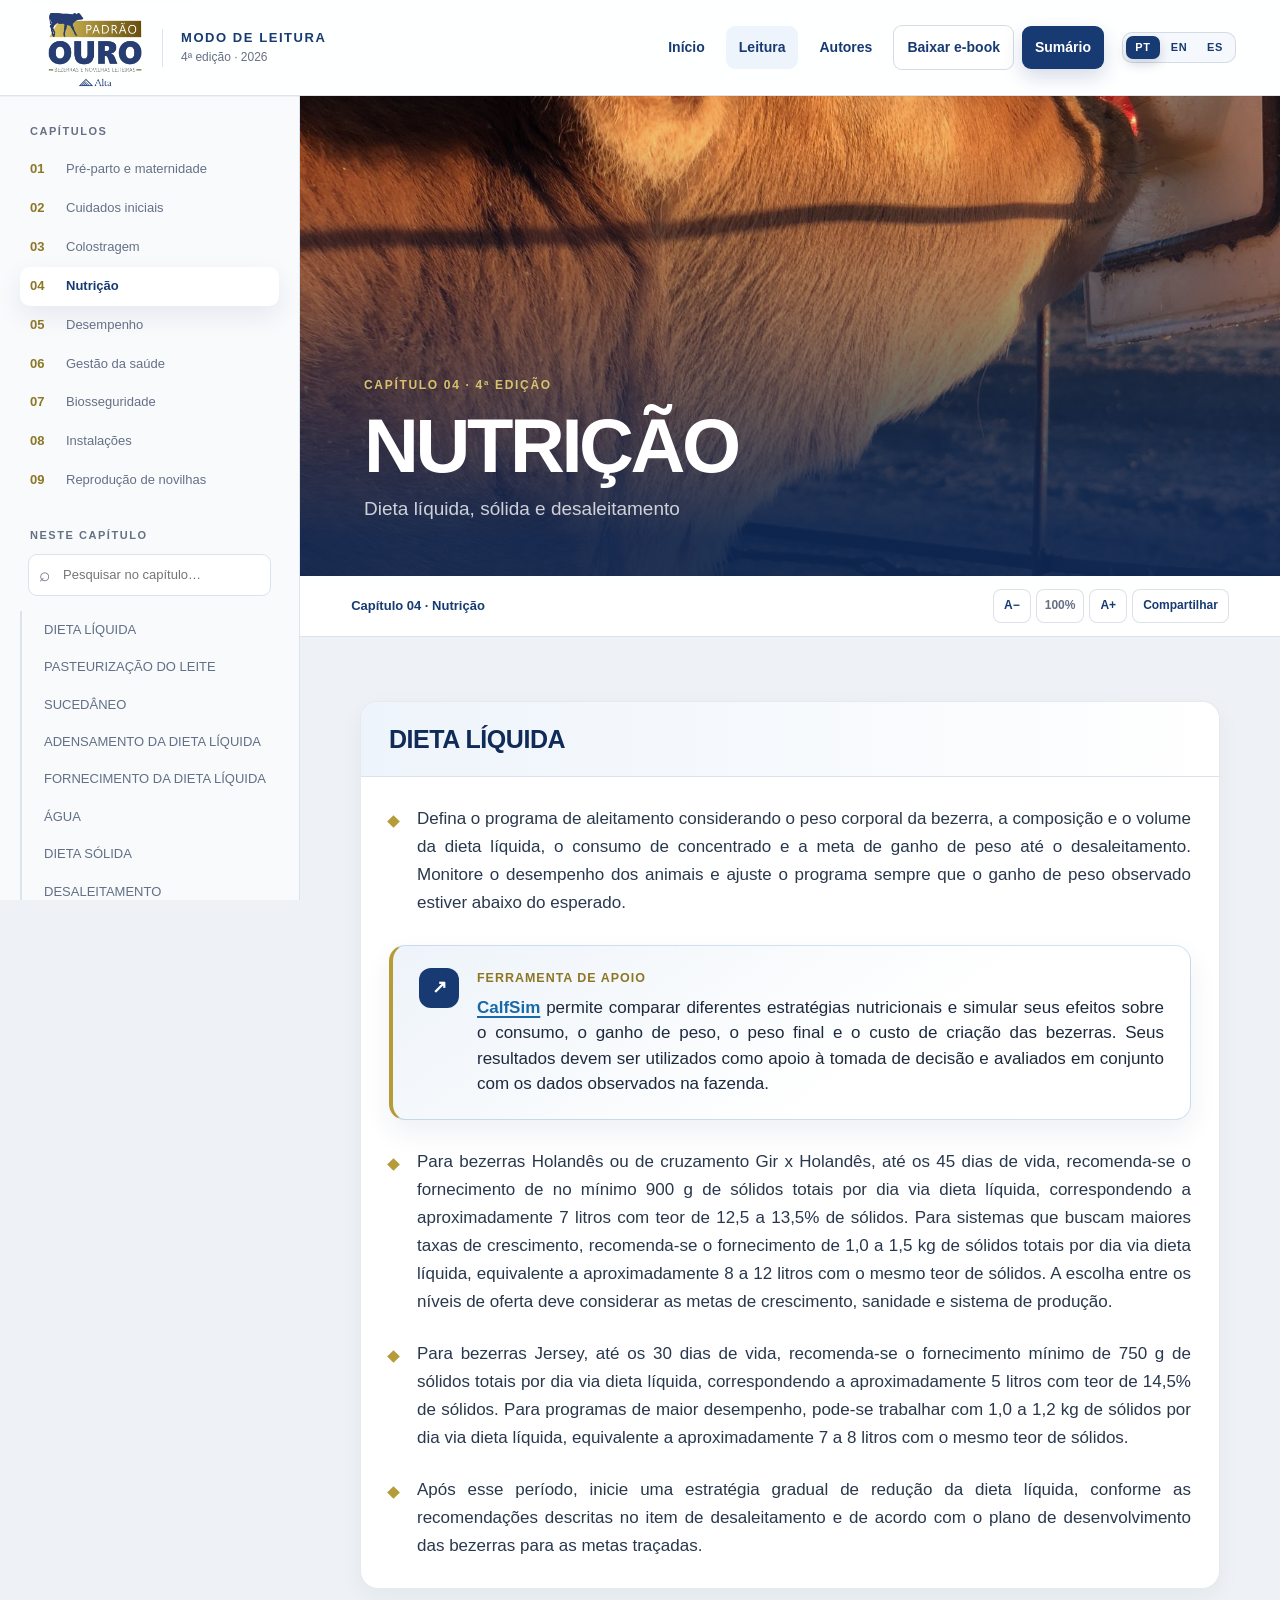
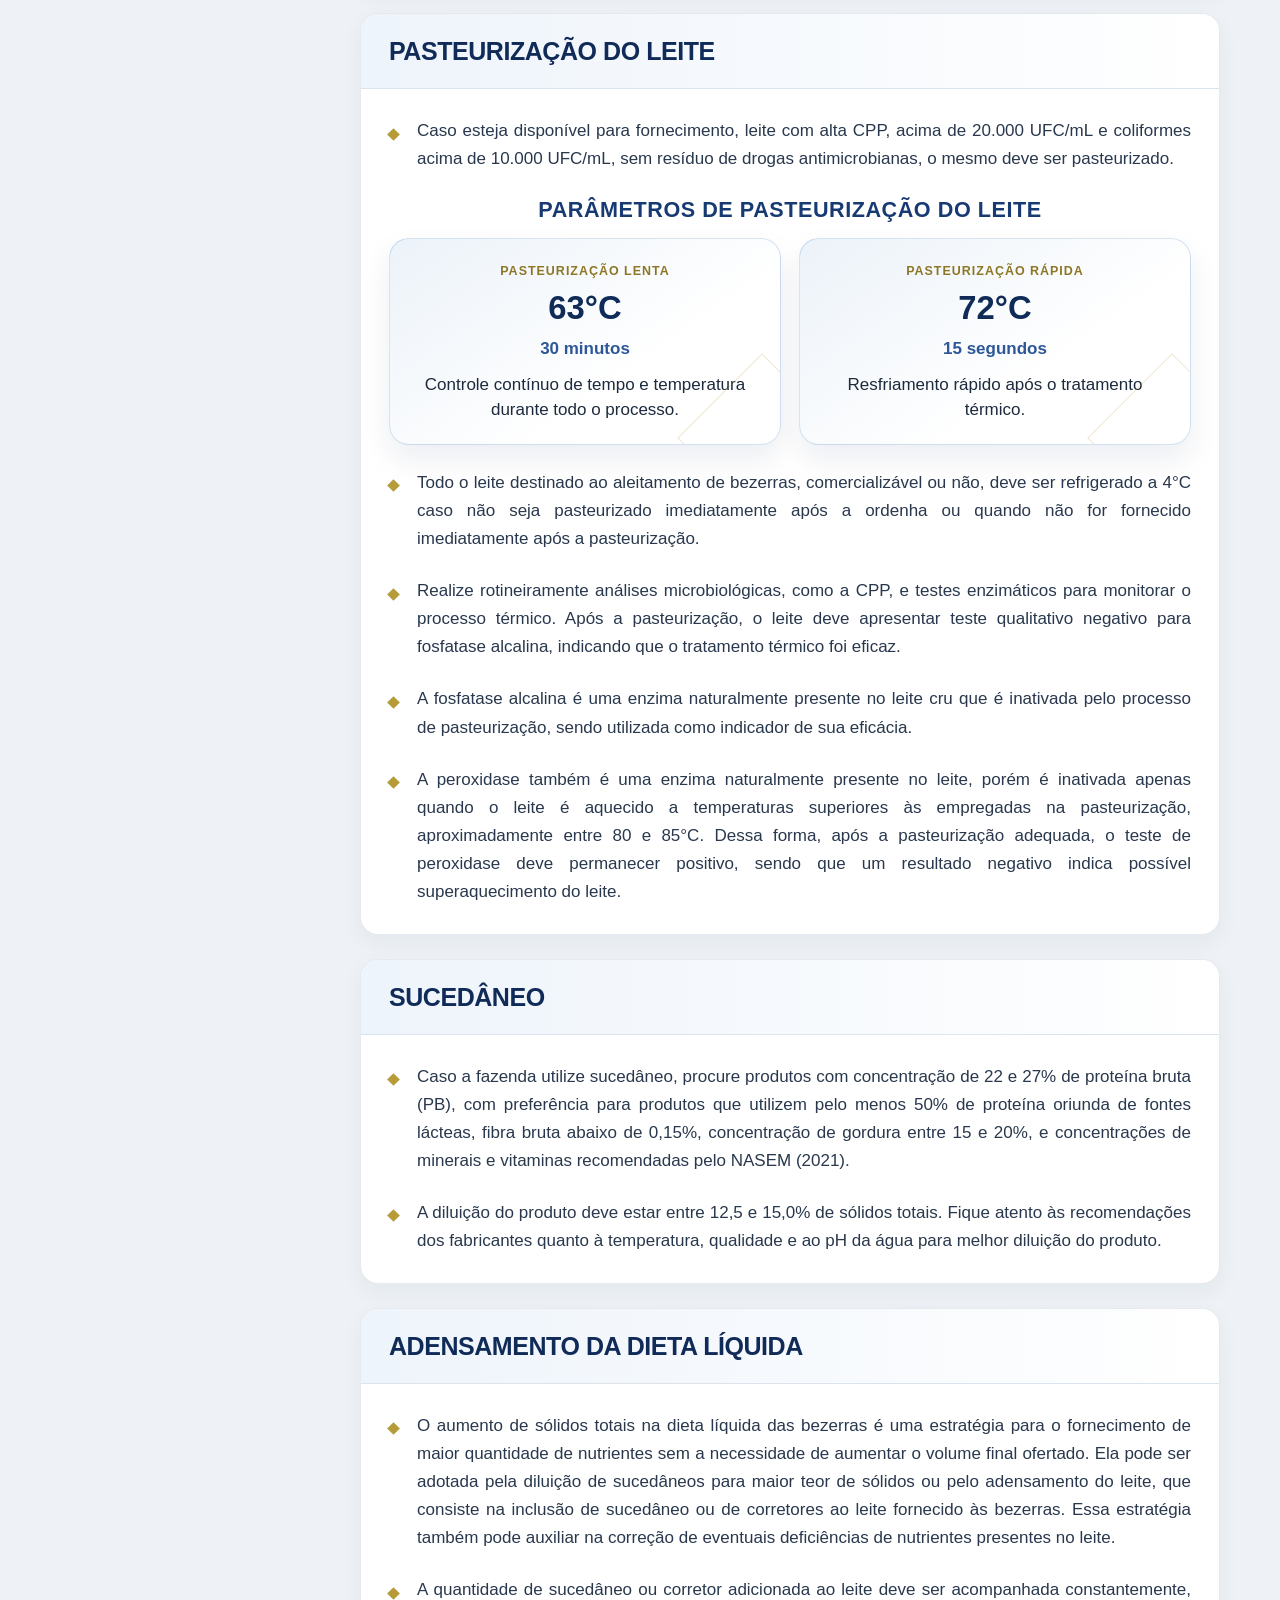
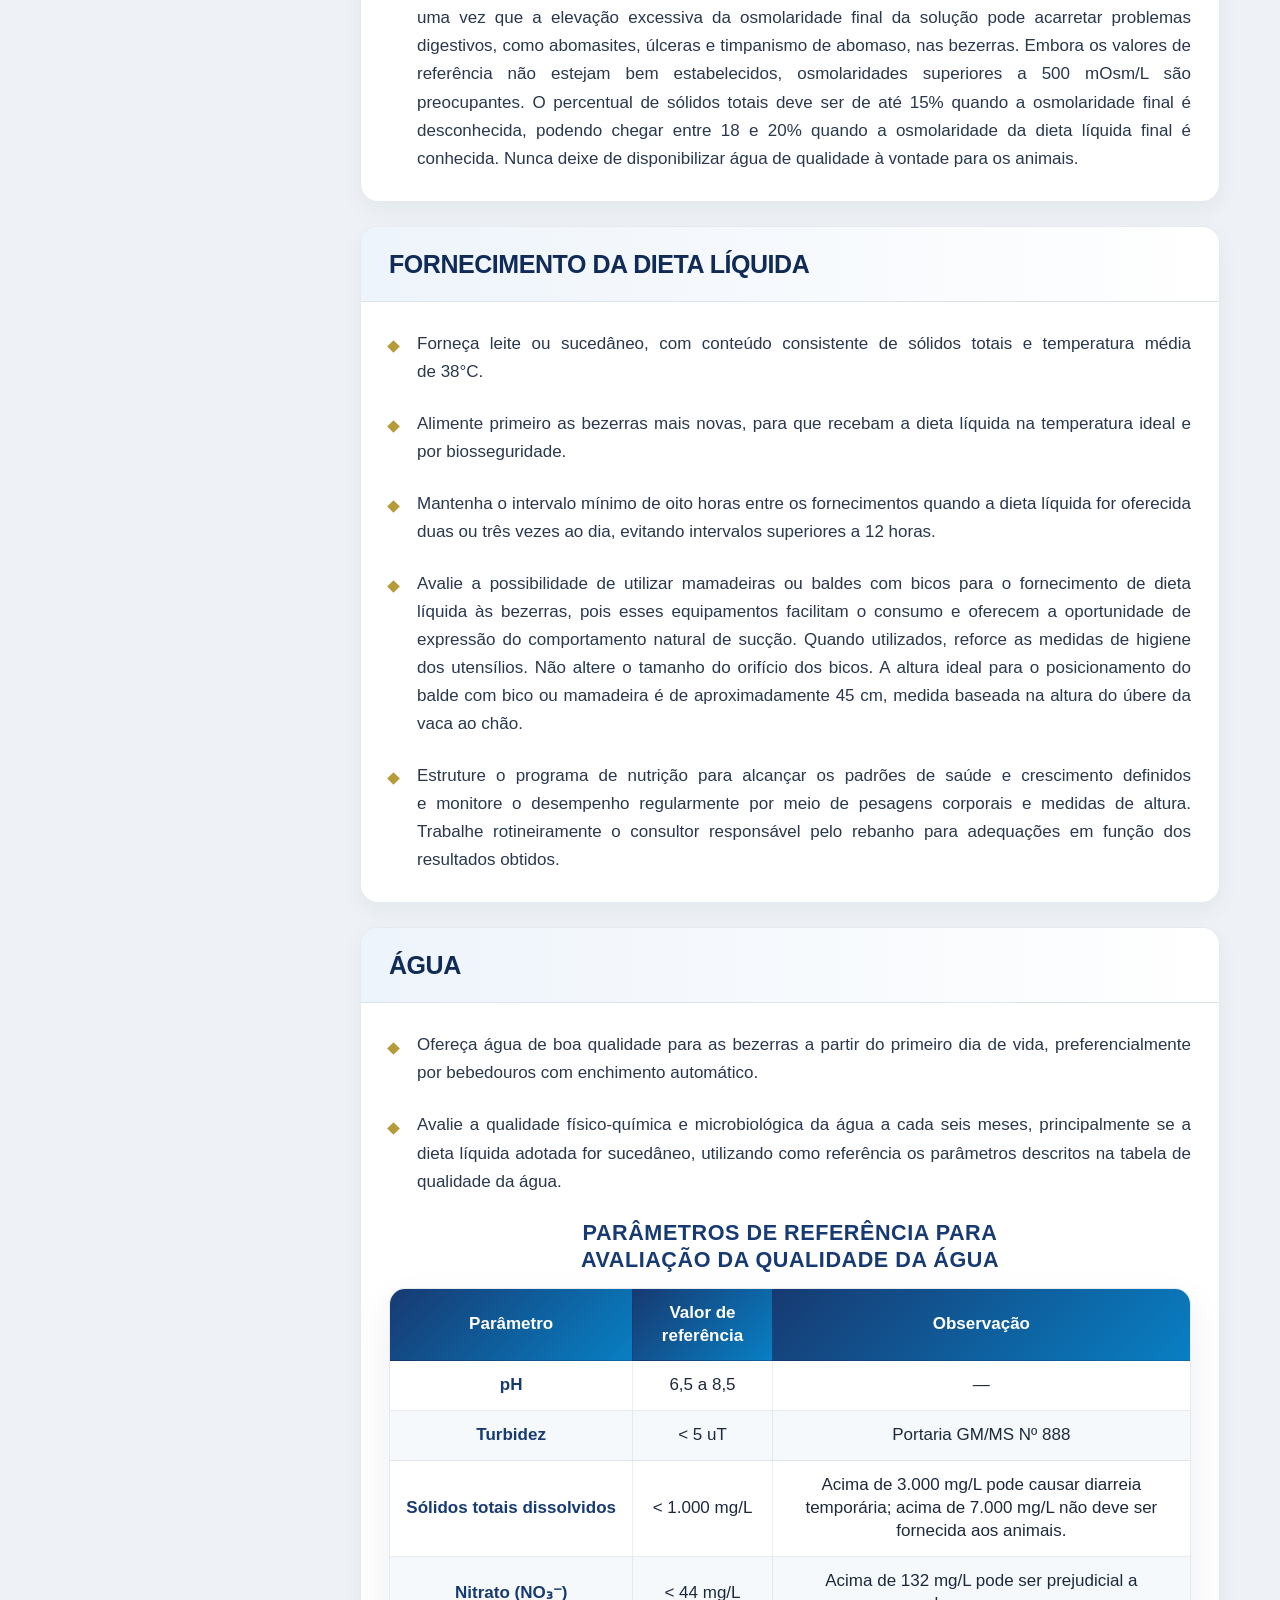
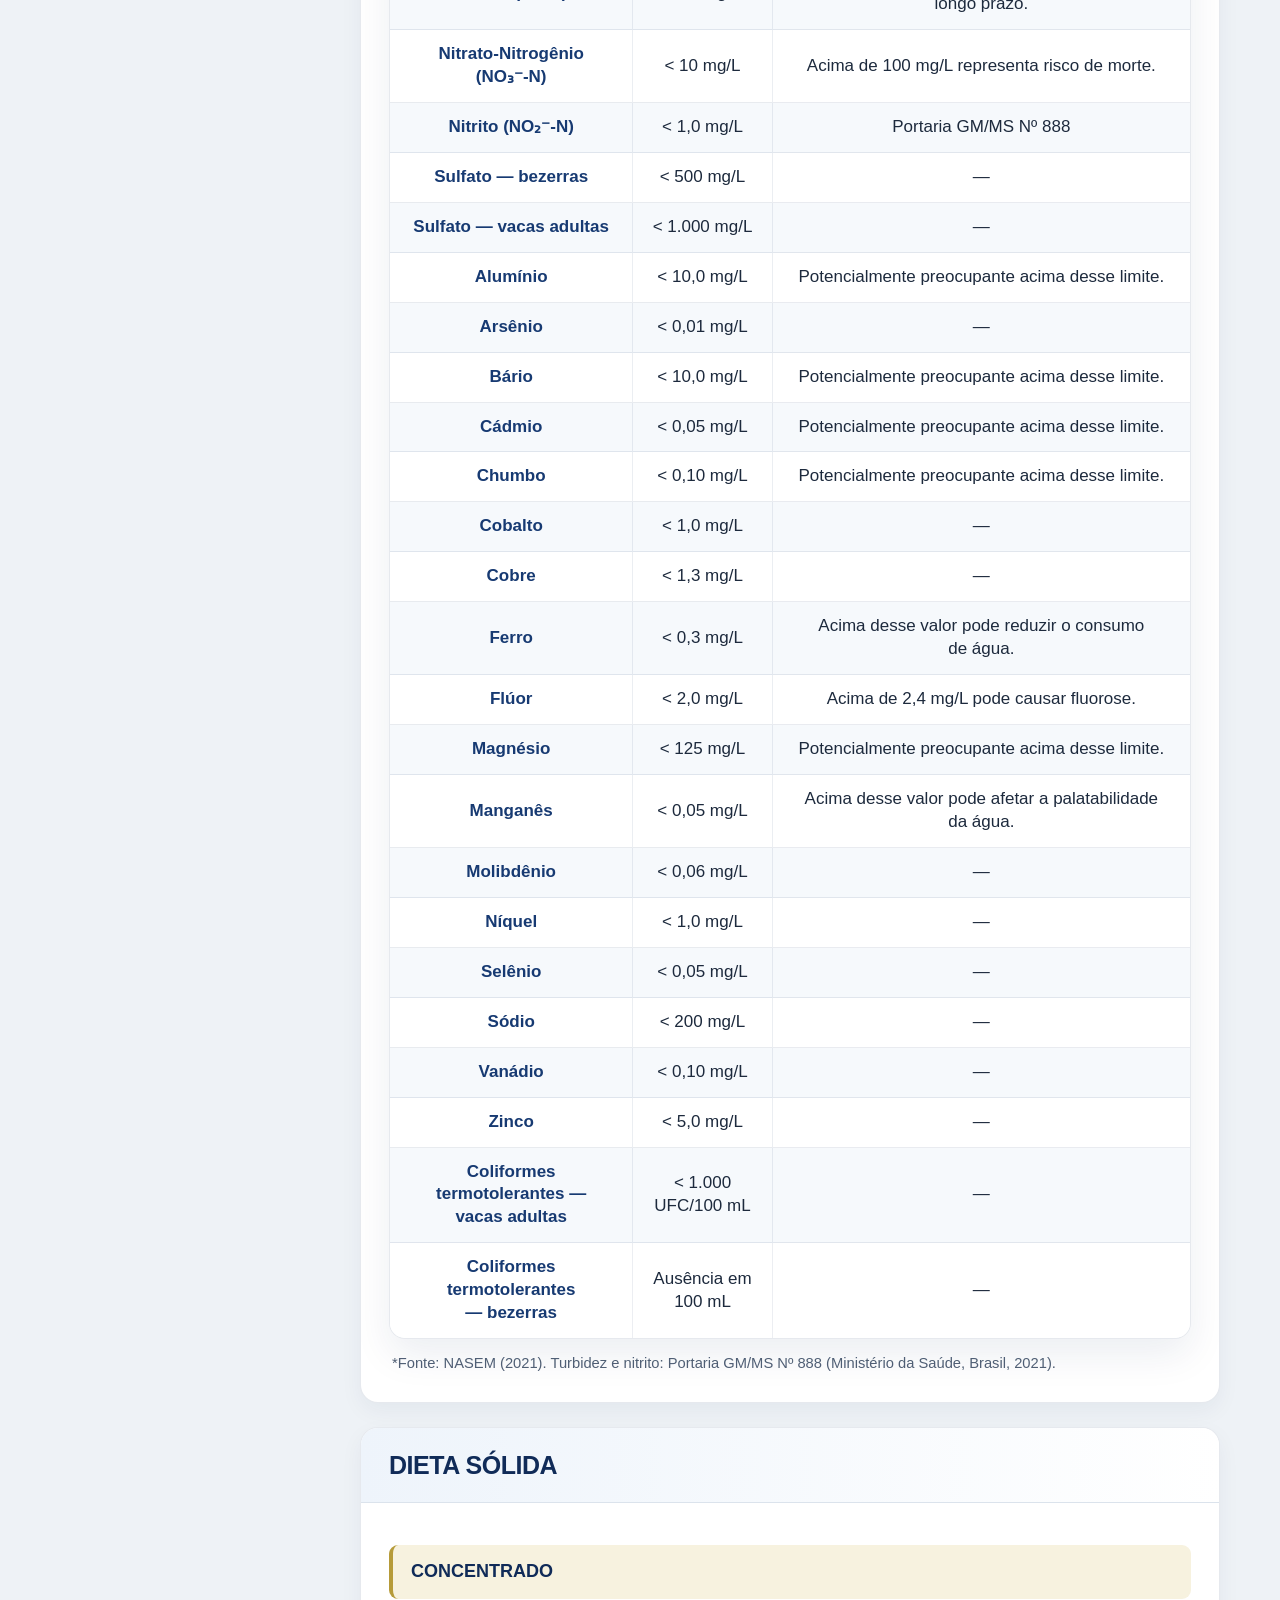
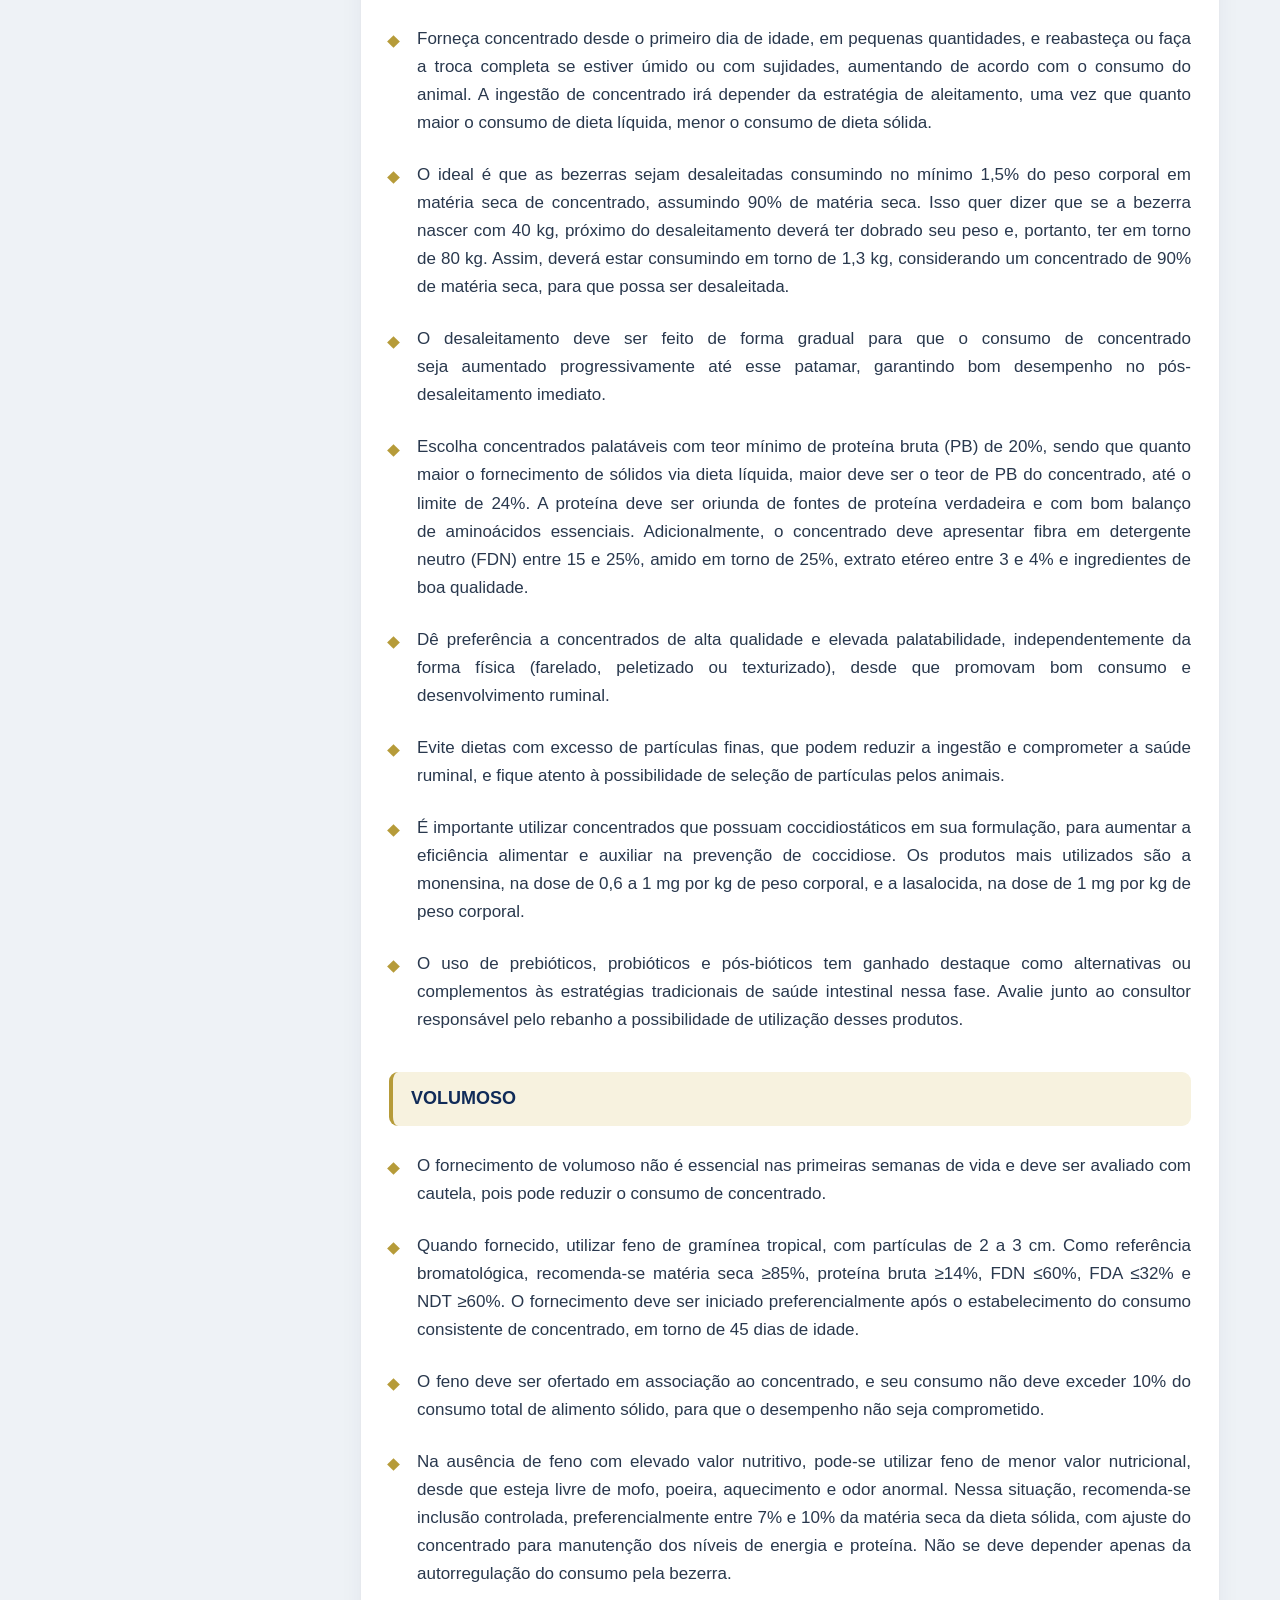
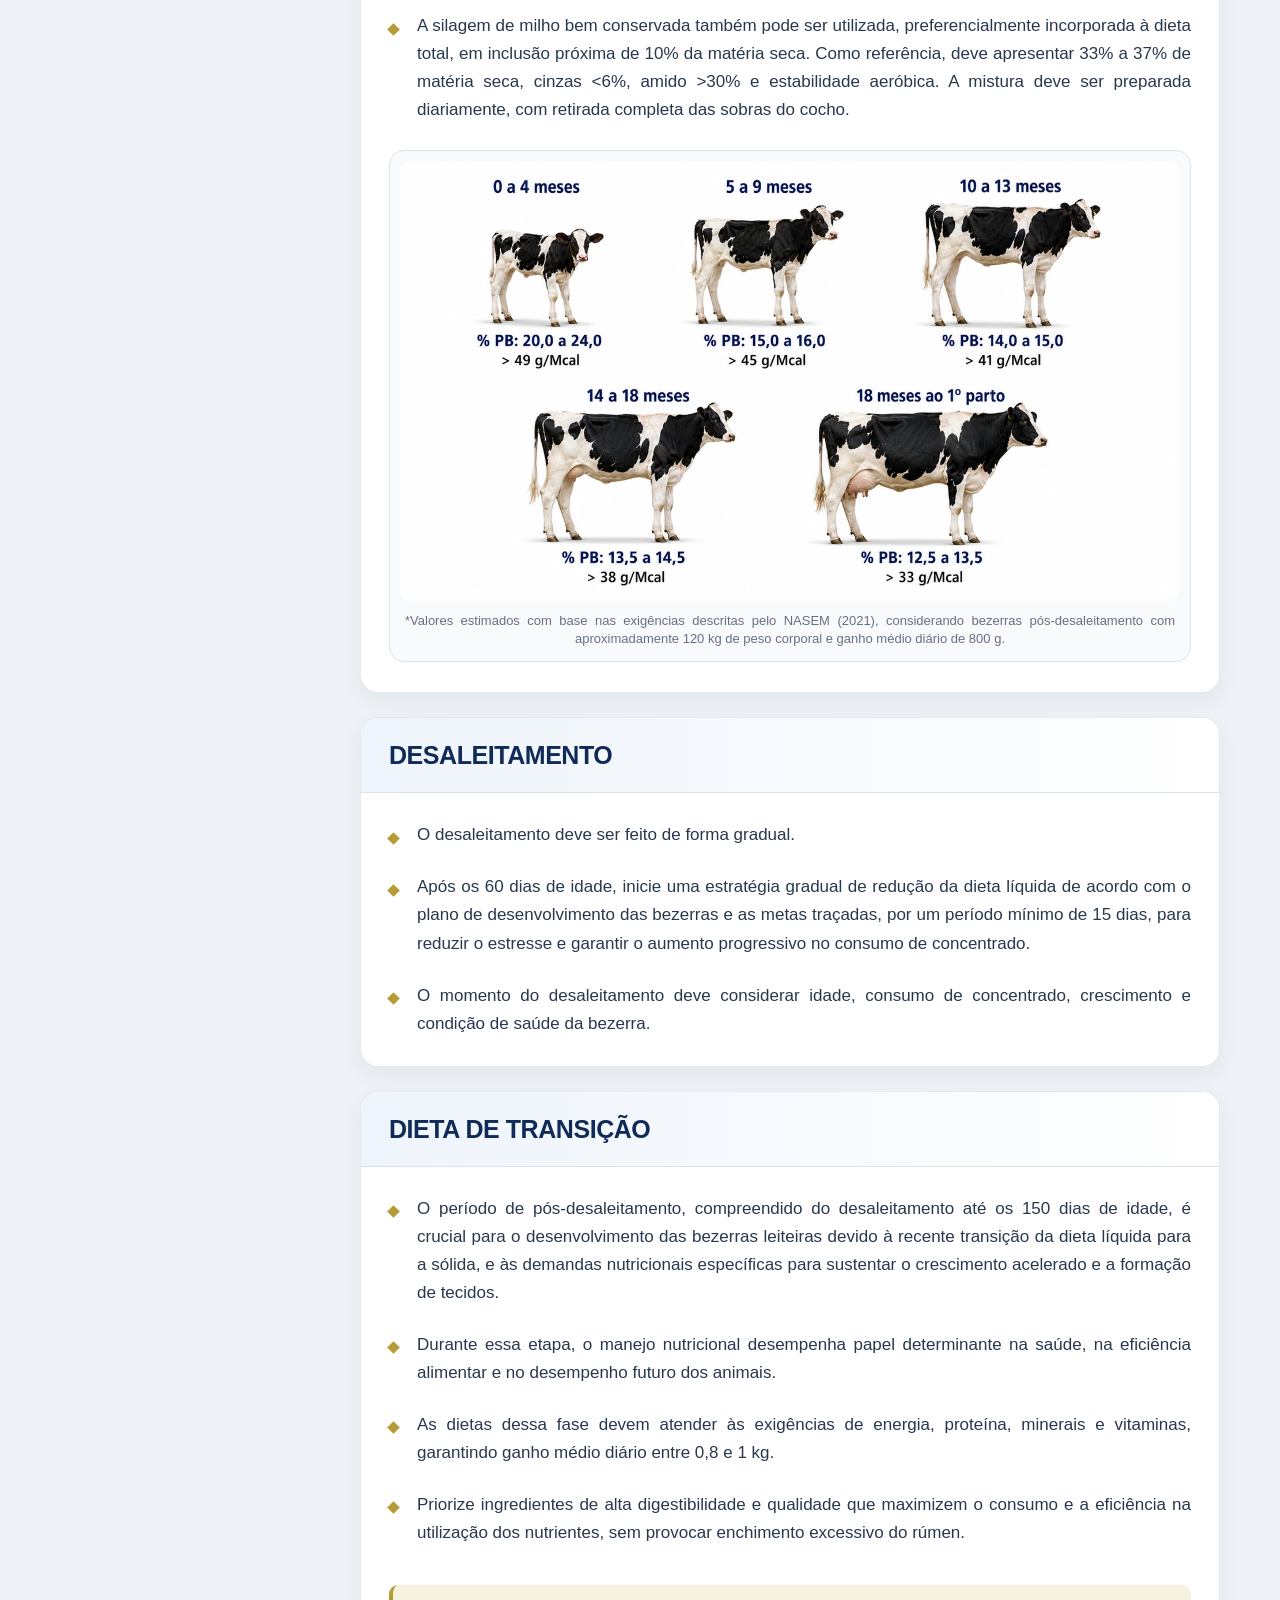
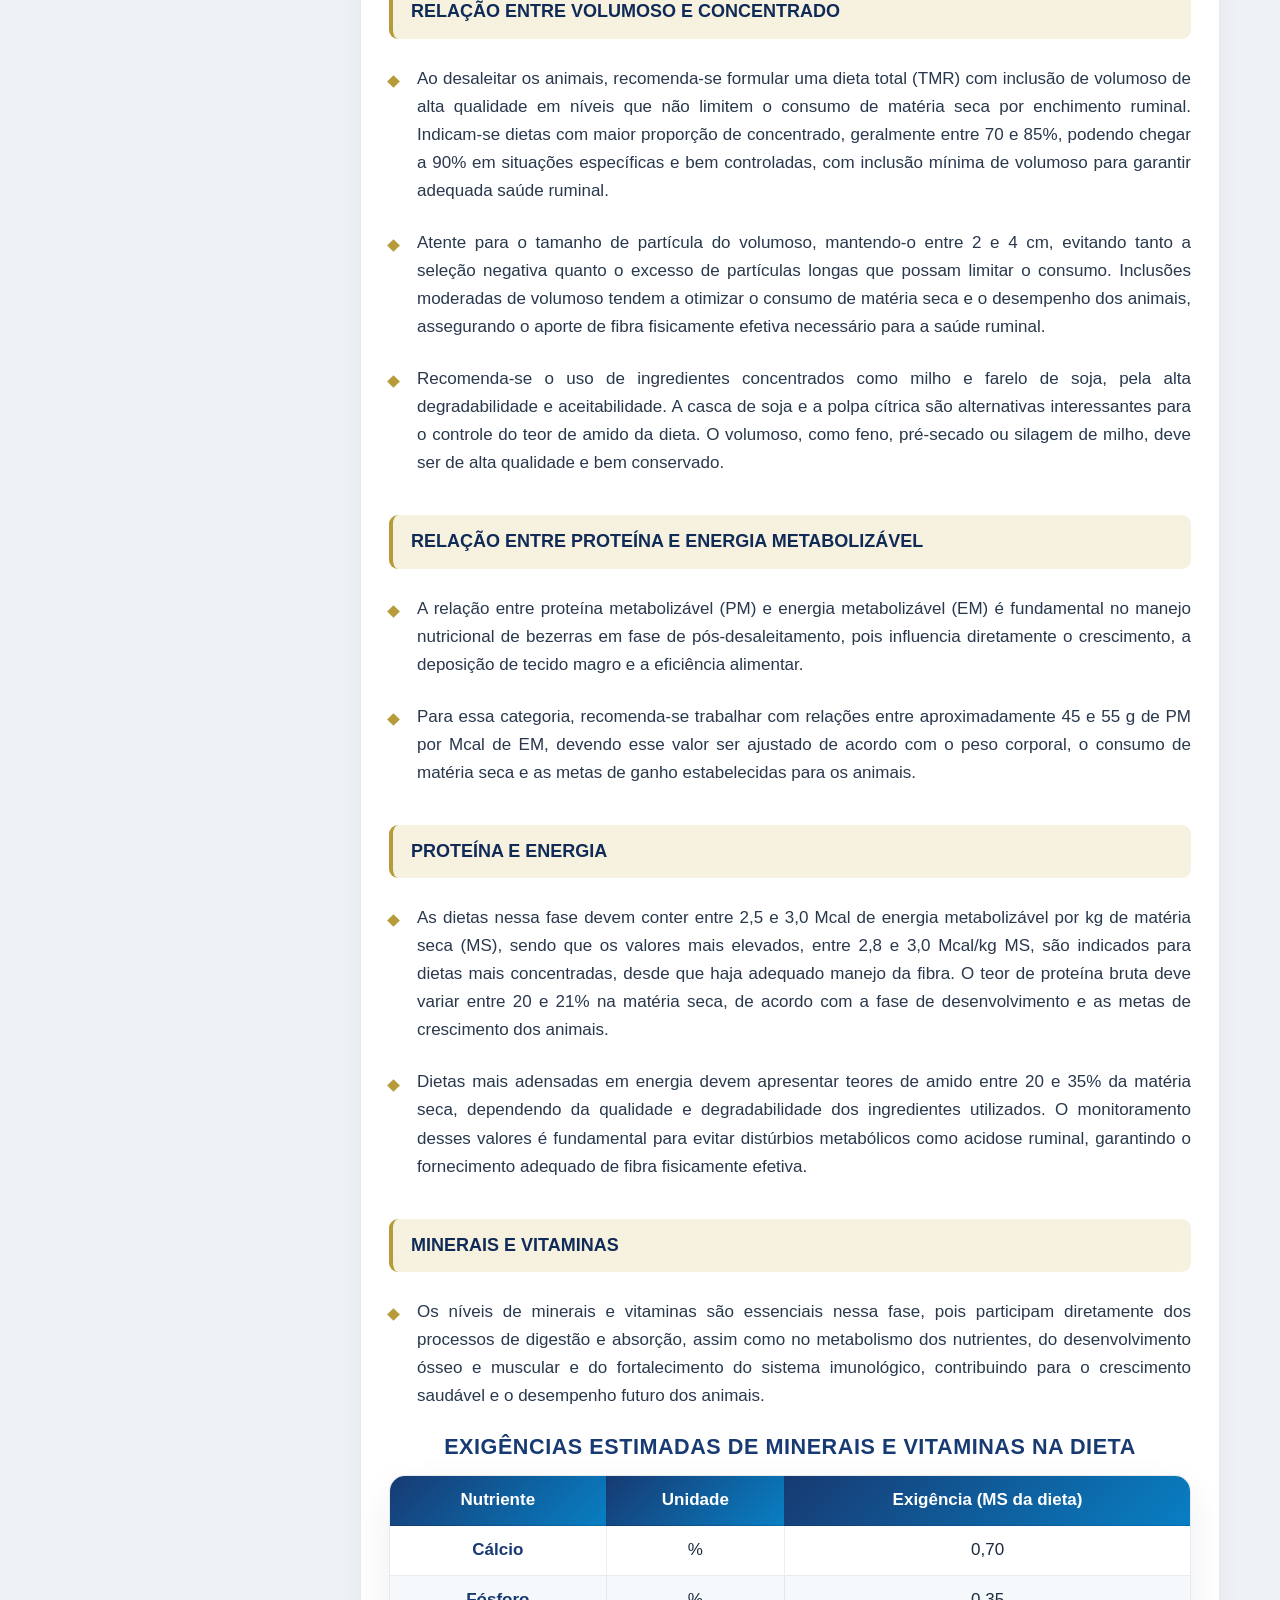
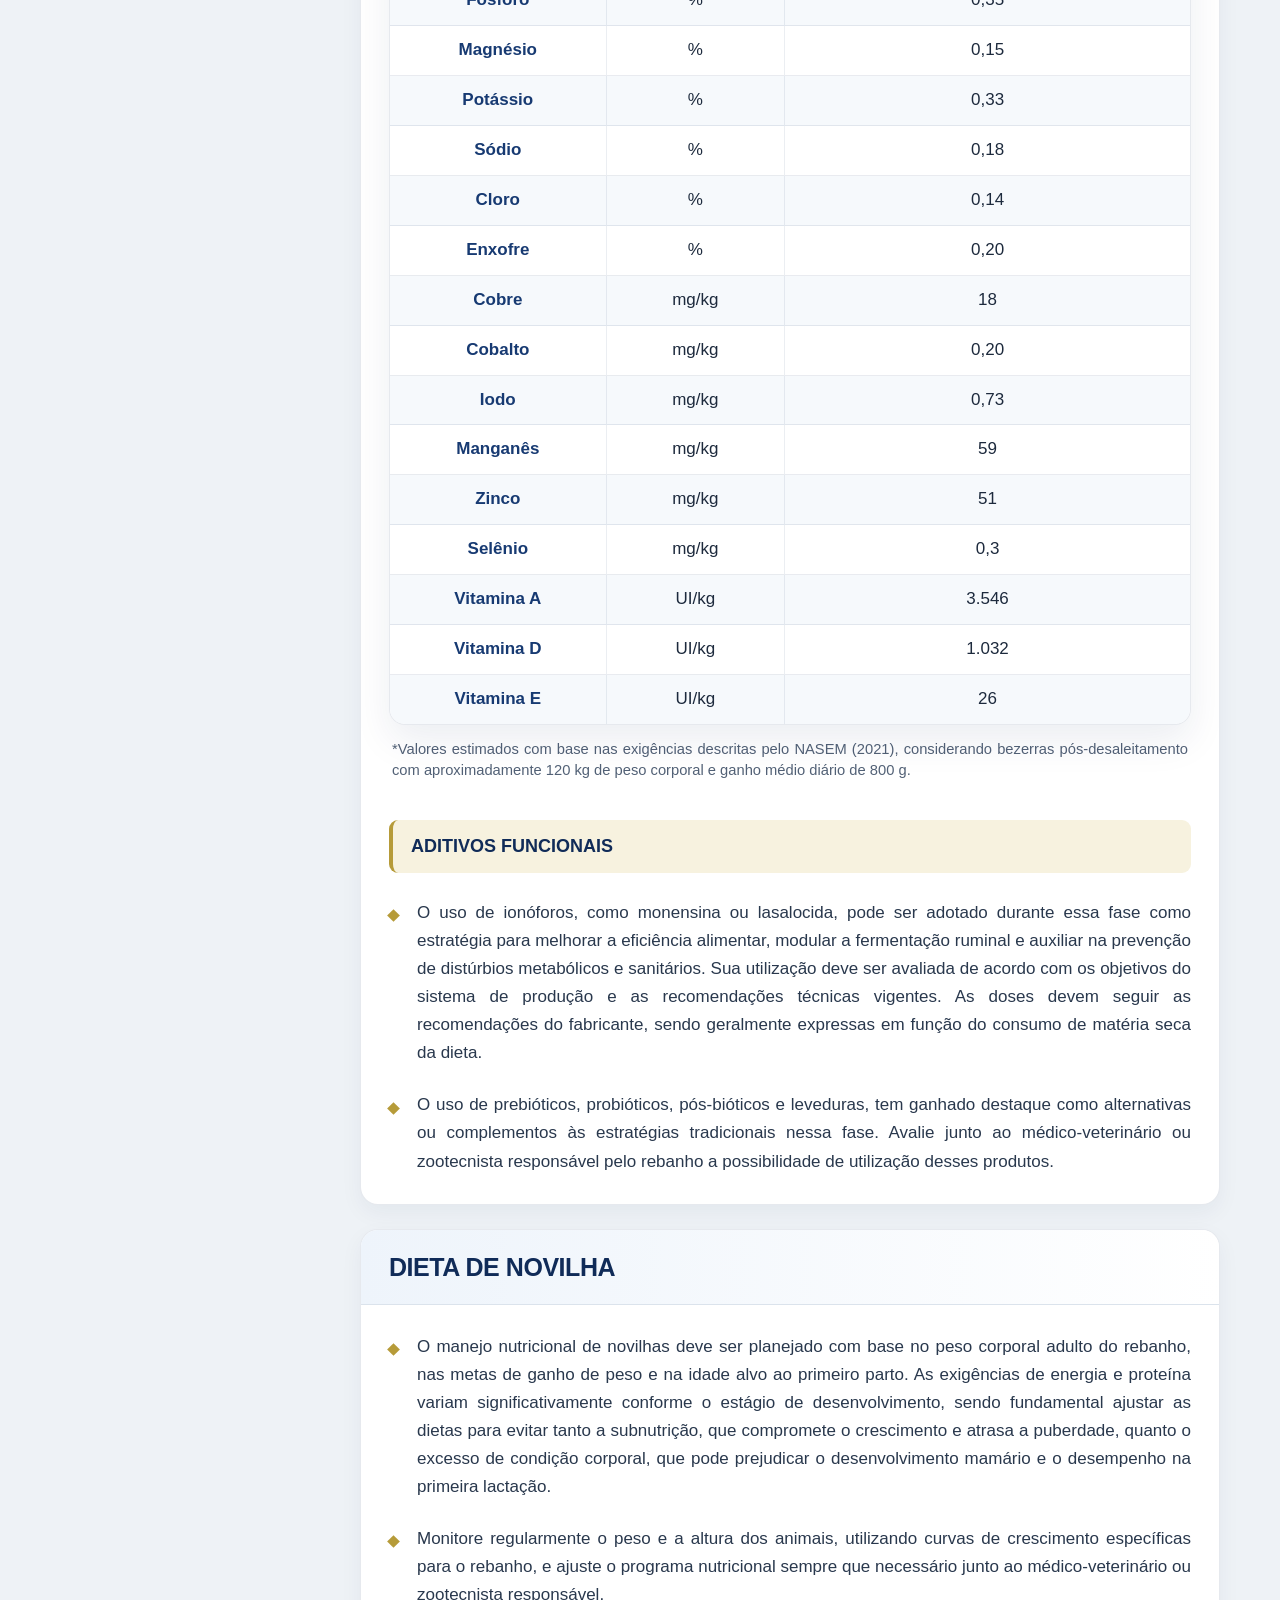
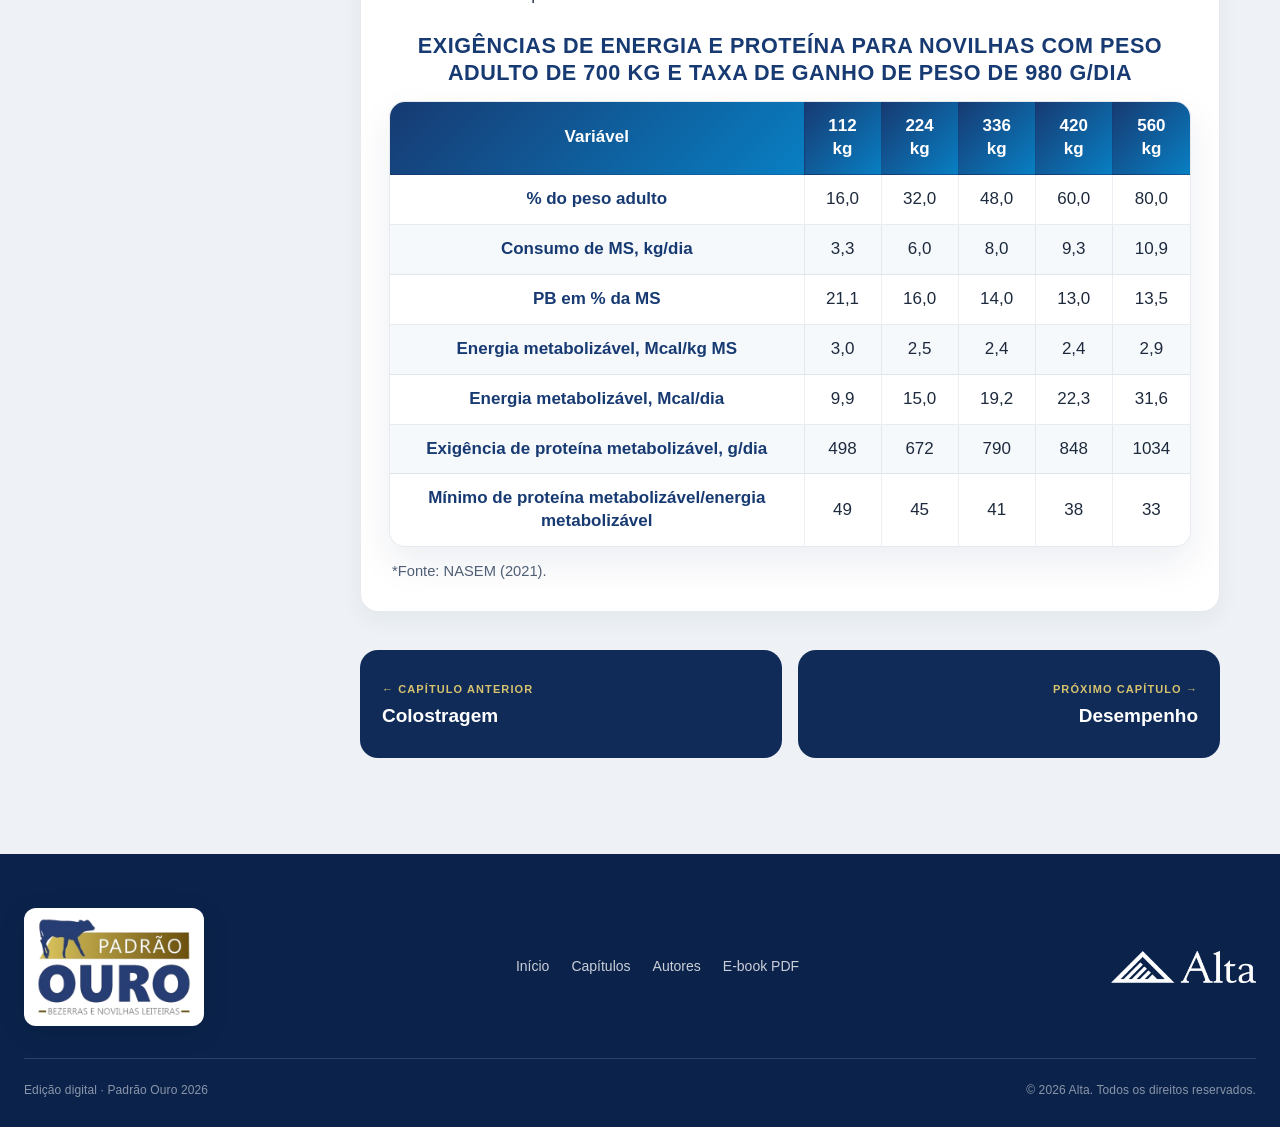
<file: nutricao.html>
<!DOCTYPE html>

<html lang="pt-BR"><head><meta charset="utf-8"/><meta content="width=device-width,initial-scale=1" name="viewport"/><meta content="#102b58" name="theme-color"/><meta content="Leitura do Padrão Ouro 2026 — Nutrição." name="description"/><title>Nutrição | Padrão Ouro 2026</title><link href="style.css?v=101" rel="stylesheet"/><link href="manifest.webmanifest?v=101" rel="manifest"/><link href="favicon-32.png?v=101" rel="icon" sizes="32x32" type="image/png"/><link href="favicon-48.png?v=101" rel="icon" sizes="48x48" type="image/png"/><link href="apple-touch-icon.png?v=101" rel="apple-touch-icon" sizes="180x180"/><meta content="yes" name="apple-mobile-web-app-capable"/><meta content="default" name="apple-mobile-web-app-status-bar-style"/><meta content="Padrão Ouro" name="apple-mobile-web-app-title"/><meta content="website" property="og:type"/><meta content="Nutrição | Padrão Ouro 2026" property="og:title"/><meta content="Leitura do Padrão Ouro 2026 — Nutrição." property="og:description"/><meta content="https://altaleite.github.io/padrao-ouro/social-share.jpg?v=101" property="og:image"/><meta content="pt_BR" property="og:locale"/><meta content="summary_large_image" name="twitter:card"/><link href="https://altaleite.github.io/padrao-ouro/nutricao.html" rel="canonical"/><link href="https://altaleite.github.io/padrao-ouro/nutricao.html" hreflang="pt-BR" rel="alternate"/><link href="https://altaleite.github.io/padrao-ouro/nutricao.html?lang=en" hreflang="en" rel="alternate"/><link href="https://altaleite.github.io/padrao-ouro/nutricao.html?lang=es" hreflang="es" rel="alternate"/><link href="https://altaleite.github.io/padrao-ouro/nutricao.html" hreflang="x-default" rel="alternate"/><meta content="en_US" property="og:locale:alternate"/><meta content="es_ES" property="og:locale:alternate"/></head>
<body class="reader-page" data-chapter="nutricao"><div aria-hidden="true" class="read-progress"></div><a class="skip-link" href="#artigo">Pular para o capítulo</a><header class="site-header reader-site-header"><div class="header-inner">
<a aria-label="Página inicial do Padrão Ouro" class="brand-lockup" href="index.html">
<img alt="Padrão Ouro com assinatura Alta" class="po-logo po-logo-full" src="padrao-ouro.png"/>
<span aria-hidden="true" class="brand-divider"></span><span class="brand-meta"><strong>Modo de leitura</strong><span>4ª edição · 2026</span></span></a>
<div class="header-end"><nav aria-label="Navegação principal" class="main-nav"><a href="index.html">Início</a><a aria-current="page" href="leitura.html">Leitura</a><a href="autores.html">Autores</a><a class="nav-ebook" download="Padrao_Ouro_2026_Ebook.pdf" href="Padrao_Ouro_2026_Ebook.pdf?v=101">Baixar e-book</a><a class="nav-cta" href="index.html#capitulos">Sumário</a><a class="nav-install" data-install-app="" hidden="" href="#">Instalar</a></nav><button aria-expanded="false" aria-label="Abrir menu" class="mobile-toggle"><span></span></button></div></div></header><div class="reader-shell"><aside aria-label="Navegação do livro" class="reader-sidebar"><p class="side-label">Capítulos</p><nav class="chapter-nav" data-reader-chapters=""></nav><p class="side-label">Neste capítulo</p><label class="side-search"><span class="visually-hidden">Pesquisar neste capítulo</span><input autocomplete="off" data-reader-search="" placeholder="Pesquisar no capítulo…" type="search"/></label><nav class="section-nav" data-reader-sections=""></nav></aside><main class="reader-main" id="artigo"><section class="reader-hero" id="nutricao" style="--reader-cover:url('nutricao.jpg')"><div class="reader-hero-content"><span class="chapter-index">Capítulo 04 · 4ª edição</span><h1>Nutrição</h1><p>Dieta líquida, sólida e desaleitamento</p></div></section><div class="reader-toolbar"><span class="current">Capítulo 04 · Nutrição</span></div><article class="article" data-article=""></article><div class="article search-empty" data-search-empty="">Nenhum trecho encontrado neste capítulo.</div></main></div><footer class="site-footer"><div class="footer-inner"><div class="footer-top"><img alt="Padrão Ouro" class="footer-po" src="padrao-ouro-sem-alta.png"/><div class="footer-links"><a href="index.html">Início</a><a href="index.html#capitulos">Capítulos</a><a href="autores.html">Autores</a><a download="Padrao_Ouro_2026_Ebook.pdf" href="Padrao_Ouro_2026_Ebook.pdf?v=101">E-book PDF</a></div><img alt="Alta" class="footer-alta" src="alta-branca.png"/></div><div class="footer-bottom"><span>Edição digital · Padrão Ouro 2026</span><span>© <span data-year=""></span> Alta. Todos os direitos reservados.</span></div></div></footer><script src="content.js?v=101"></script><script src="site.js?v=101"></script><script src="reader.js?v=101"></script><script src="translate.js?v=101"></script></body></html>
</file>
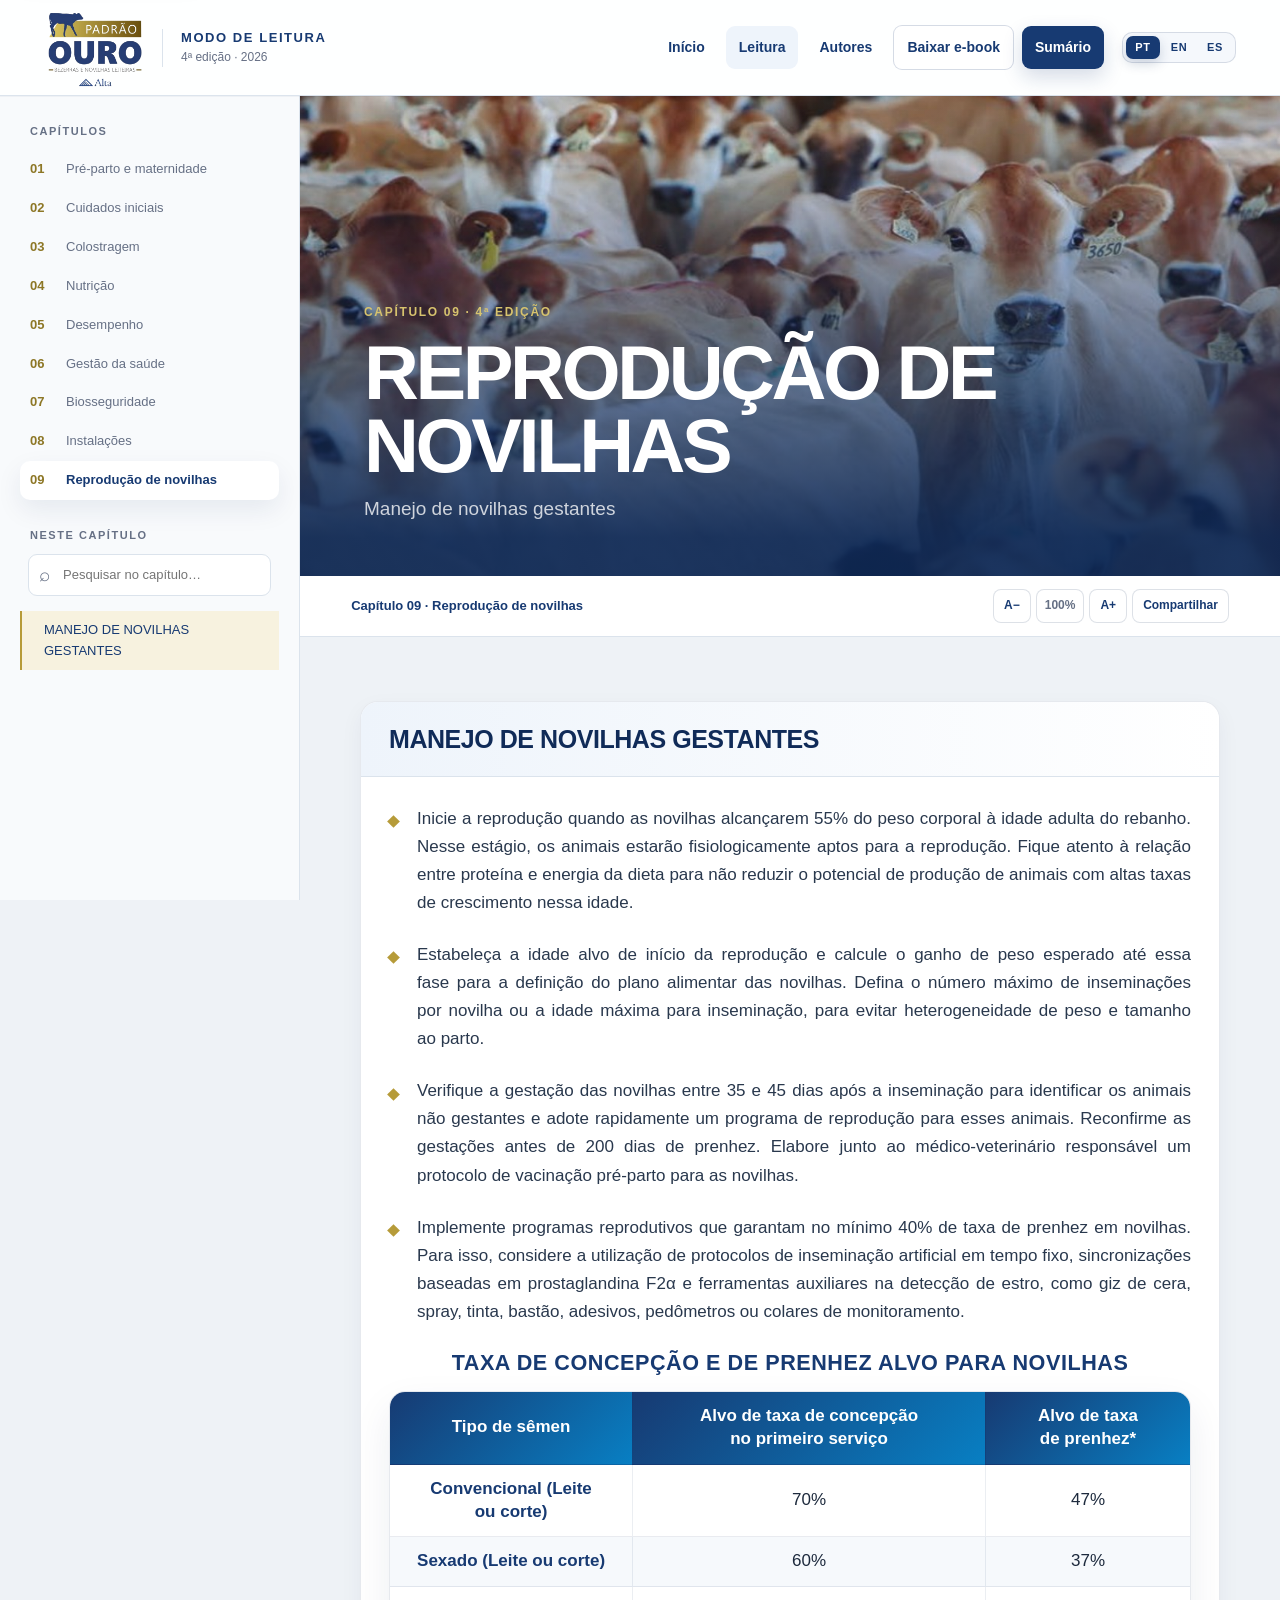
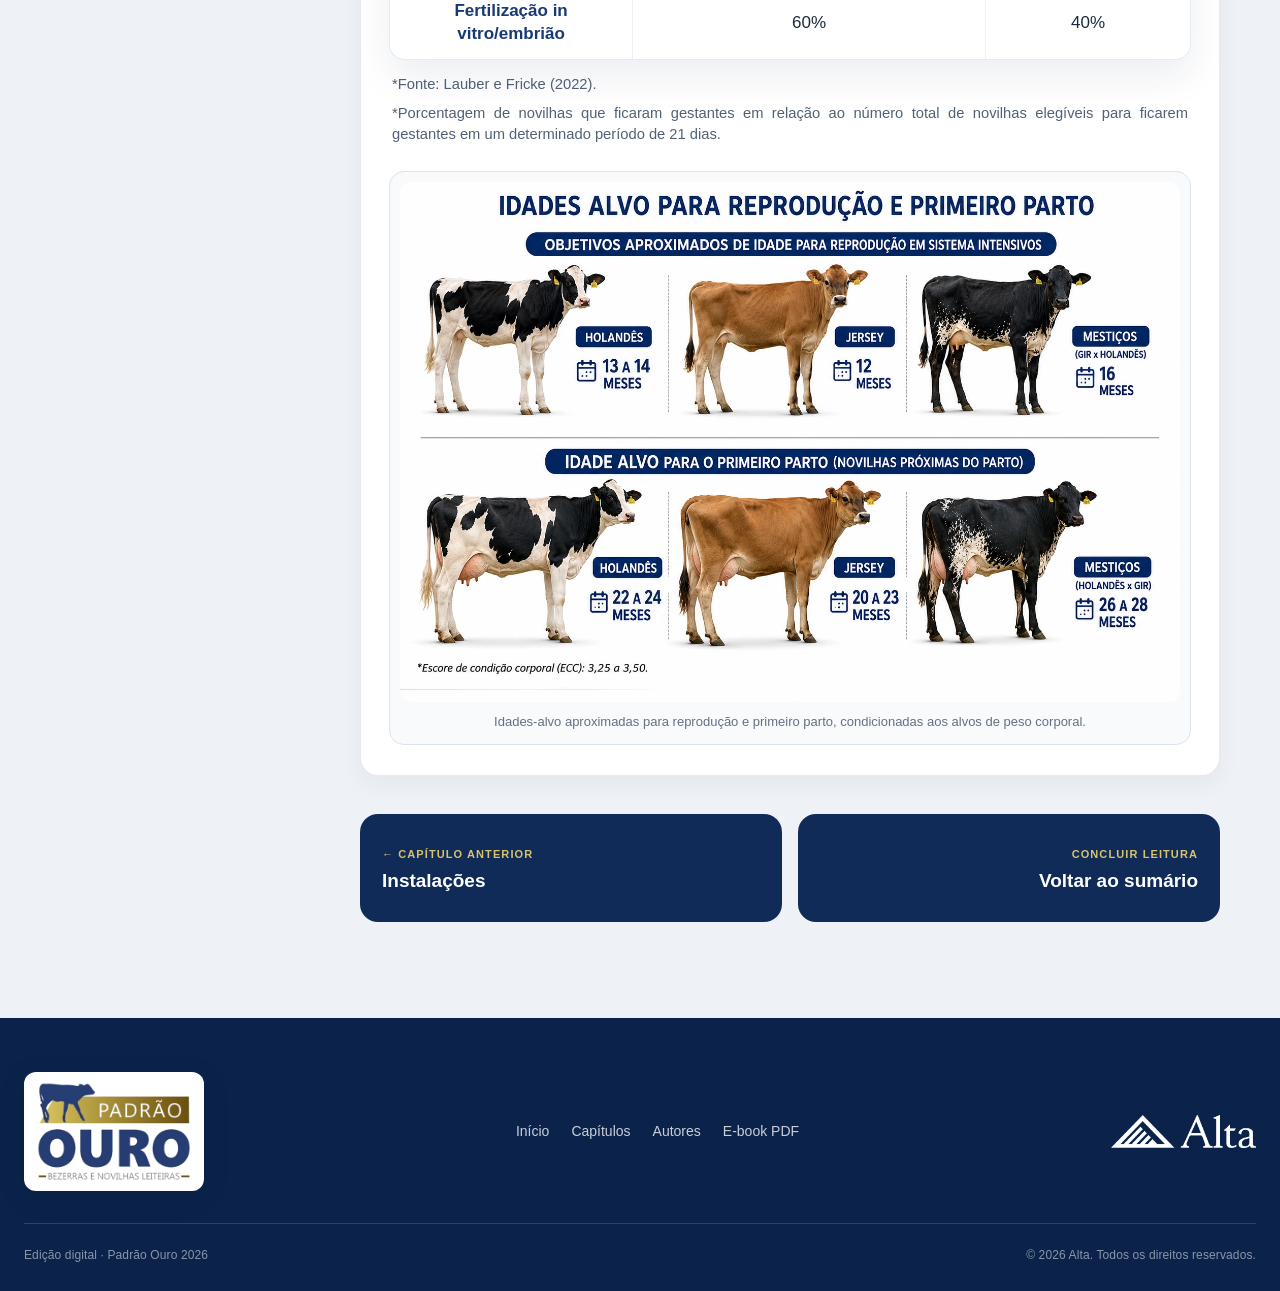
<file: reproducao-novilhas.html>
<!DOCTYPE html>

<html lang="pt-BR"><head><meta charset="utf-8"/><meta content="width=device-width,initial-scale=1" name="viewport"/><meta content="#102b58" name="theme-color"/><meta content="Leitura do Padrão Ouro 2026 — Reprodução de novilhas." name="description"/><title>Reprodução de novilhas | Padrão Ouro 2026</title><link href="style.css?v=101" rel="stylesheet"/><link href="manifest.webmanifest?v=101" rel="manifest"/><link href="favicon-32.png?v=101" rel="icon" sizes="32x32" type="image/png"/><link href="favicon-48.png?v=101" rel="icon" sizes="48x48" type="image/png"/><link href="apple-touch-icon.png?v=101" rel="apple-touch-icon" sizes="180x180"/><meta content="yes" name="apple-mobile-web-app-capable"/><meta content="default" name="apple-mobile-web-app-status-bar-style"/><meta content="Padrão Ouro" name="apple-mobile-web-app-title"/><meta content="website" property="og:type"/><meta content="Reprodução de novilhas | Padrão Ouro 2026" property="og:title"/><meta content="Leitura do Padrão Ouro 2026 — Reprodução de novilhas." property="og:description"/><meta content="https://altaleite.github.io/padrao-ouro/social-share.jpg?v=101" property="og:image"/><meta content="pt_BR" property="og:locale"/><meta content="summary_large_image" name="twitter:card"/><link href="https://altaleite.github.io/padrao-ouro/reproducao-novilhas.html" rel="canonical"/><link href="https://altaleite.github.io/padrao-ouro/reproducao-novilhas.html" hreflang="pt-BR" rel="alternate"/><link href="https://altaleite.github.io/padrao-ouro/reproducao-novilhas.html?lang=en" hreflang="en" rel="alternate"/><link href="https://altaleite.github.io/padrao-ouro/reproducao-novilhas.html?lang=es" hreflang="es" rel="alternate"/><link href="https://altaleite.github.io/padrao-ouro/reproducao-novilhas.html" hreflang="x-default" rel="alternate"/><meta content="en_US" property="og:locale:alternate"/><meta content="es_ES" property="og:locale:alternate"/></head>
<body class="reader-page" data-chapter="reproducao-novilhas"><div aria-hidden="true" class="read-progress"></div><a class="skip-link" href="#artigo">Pular para o capítulo</a><header class="site-header reader-site-header"><div class="header-inner">
<a aria-label="Página inicial do Padrão Ouro" class="brand-lockup" href="index.html">
<img alt="Padrão Ouro com assinatura Alta" class="po-logo po-logo-full" src="padrao-ouro.png"/>
<span aria-hidden="true" class="brand-divider"></span><span class="brand-meta"><strong>Modo de leitura</strong><span>4ª edição · 2026</span></span></a>
<div class="header-end"><nav aria-label="Navegação principal" class="main-nav"><a href="index.html">Início</a><a aria-current="page" href="leitura.html">Leitura</a><a href="autores.html">Autores</a><a class="nav-ebook" download="Padrao_Ouro_2026_Ebook.pdf" href="Padrao_Ouro_2026_Ebook.pdf?v=101">Baixar e-book</a><a class="nav-cta" href="index.html#capitulos">Sumário</a><a class="nav-install" data-install-app="" hidden="" href="#">Instalar</a></nav><button aria-expanded="false" aria-label="Abrir menu" class="mobile-toggle"><span></span></button></div></div></header><div class="reader-shell"><aside aria-label="Navegação do livro" class="reader-sidebar"><p class="side-label">Capítulos</p><nav class="chapter-nav" data-reader-chapters=""></nav><p class="side-label">Neste capítulo</p><label class="side-search"><span class="visually-hidden">Pesquisar neste capítulo</span><input autocomplete="off" data-reader-search="" placeholder="Pesquisar no capítulo…" type="search"/></label><nav class="section-nav" data-reader-sections=""></nav></aside><main class="reader-main" id="artigo"><section class="reader-hero" id="reproducao-novilhas" style="--reader-cover:url('reproducao-novilhas.jpg')"><div class="reader-hero-content"><span class="chapter-index">Capítulo 09 · 4ª edição</span><h1>Reprodução de novilhas</h1><p>Manejo de novilhas gestantes</p></div></section><div class="reader-toolbar"><span class="current">Capítulo 09 · Reprodução de novilhas</span></div><article class="article" data-article=""></article><div class="article search-empty" data-search-empty="">Nenhum trecho encontrado neste capítulo.</div></main></div><footer class="site-footer"><div class="footer-inner"><div class="footer-top"><img alt="Padrão Ouro" class="footer-po" src="padrao-ouro-sem-alta.png"/><div class="footer-links"><a href="index.html">Início</a><a href="index.html#capitulos">Capítulos</a><a href="autores.html">Autores</a><a download="Padrao_Ouro_2026_Ebook.pdf" href="Padrao_Ouro_2026_Ebook.pdf?v=101">E-book PDF</a></div><img alt="Alta" class="footer-alta" src="alta-branca.png"/></div><div class="footer-bottom"><span>Edição digital · Padrão Ouro 2026</span><span>© <span data-year=""></span> Alta. Todos os direitos reservados.</span></div></div></footer><script src="content.js?v=101"></script><script src="site.js?v=101"></script><script src="reader.js?v=101"></script><script src="translate.js?v=101"></script></body></html>
</file>
<file: style.css>
:root {
  --blue-950: #102b58;
  --blue-900: #173a72;
  --blue-800: #24477f;
  --blue-700: #2d5798;
  --blue-600: #1769a8;
  --blue-500: #087fc3;
  --gold-700: #8d7726;
  --gold-600: #a58b2c;
  --gold: #a58b2c;
  --gold-500: #b69b39;
  --gold-300: #d7c36e;
  --ink: #1d2a3d;
  --ink-soft: #526176;
  --muted: #667085;
  --line: #dbe3ec;
  --paper: #ffffff;
  --canvas: #f4f7fa;
  --soft-blue: #eef4fb;
  --soft-gold: #f7f2df;
  --shadow-sm: 0 10px 26px rgba(16, 43, 88, .08);
  --shadow-lg: 0 24px 70px rgba(16, 43, 88, .18);
  --radius-sm: 10px;
  --radius-md: 18px;
  --radius-lg: 28px;
  --max: 1240px;
  --header-h: 96px;
}

* { box-sizing: border-box; }
html { scroll-behavior: smooth; }
body {
  margin: 0;
  color: var(--ink);
  background: var(--canvas);
  font-family: "Segoe UI", Arial, Helvetica, sans-serif;
  font-size: 17px;
  line-height: 1.65;
  -webkit-font-smoothing: antialiased;
}
img { display: block; max-width: 100%; }
a { color: inherit; text-decoration: none; }
button, input { font: inherit; }

.skip-link {
  position: fixed; left: 1rem; top: -5rem; z-index: 9999;
  padding: .75rem 1rem; background: white; border-radius: 8px;
  box-shadow: var(--shadow-sm);
}
.skip-link:focus { top: 1rem; }

.site-header {
  height: var(--header-h);
  position: sticky; top: 0; z-index: 100;
  background: rgba(255,255,255,.94);
  border-bottom: 1px solid rgba(219,227,236,.95);
  backdrop-filter: blur(12px);
}
.header-inner {
  height: 100%; max-width: var(--max); margin: 0 auto; padding: 0 24px;
  display: flex; align-items: center; justify-content: space-between; gap: 24px;
}
.header-end { display: flex; align-items: center; gap: 18px; min-width: 0; }
.header-alta { width: 112px; max-height: 34px; object-fit: contain; flex: 0 0 auto; }
.public-header .brand-lockup { flex: 0 1 auto; }
.reader-site-header .brand-lockup { align-self: stretch; }
.reader-site-header .brand-lockup .po-logo-full { align-self: center; }
.brand-lockup { display: flex; align-items: center; gap: 18px; min-width: 0; }
.brand-lockup .po-logo { display: block; height: auto; object-fit: contain; flex: 0 0 auto; }
.brand-lockup .po-logo-compact { width: 132px; max-height: 82px; }
.brand-lockup .po-logo-full { width: 100px; max-height: 88px; }
.brand-divider { width: 1px; height: 38px; background: var(--line); }
.brand-meta { line-height: 1.15; }
.brand-meta strong {
  display: block; font-size: 13px; letter-spacing: .12em;
  text-transform: uppercase; color: var(--blue-900);
}
.brand-meta span { display: block; font-size: 12px; color: var(--muted); margin-top: 5px; }
.main-nav { display: flex; align-items: center; gap: 8px; }
.main-nav a {
  font-size: 14px; font-weight: 700; color: var(--blue-900);
  padding: 10px 13px; border-radius: 9px;
}
.main-nav a:hover, .main-nav a[aria-current="page"] { background: var(--soft-blue); }
.nav-cta {
  color: white !important; background: var(--blue-900) !important;
  box-shadow: 0 8px 20px rgba(23,58,114,.18);
}
.mobile-toggle {
  display: none; border: 0; background: var(--soft-blue); color: var(--blue-900);
  width: 44px; height: 44px; border-radius: 10px; cursor: pointer;
}
.mobile-toggle span, .mobile-toggle::before, .mobile-toggle::after {
  content: ""; display: block; width: 20px; height: 2px;
  background: currentColor; margin: 4px auto; border-radius: 2px;
}

.hero {
  position: relative; min-height: calc(100svh - var(--header-h));
  display: grid; align-items: center; overflow: hidden;
  color: white; background: var(--blue-950);
  --reader-cover: url("pre-parto-maternidade.jpg");
}
.hero::before {
  content: ""; position: absolute; inset: 0;
  background:
    linear-gradient(90deg, rgba(13,39,83,.96) 0%, rgba(13,39,83,.85) 42%, rgba(13,39,83,.24) 76%, rgba(13,39,83,.12) 100%),
    url("hero.jpg") center/cover no-repeat;
}
.hero::after {
  content: ""; position: absolute; inset: auto -8vw -33vh auto;
  width: 56vw; height: 56vw; border: 1px solid rgba(255,255,255,.12);
  transform: rotate(45deg);
}
.hero-inner {
  position: relative; z-index: 2; max-width: var(--max); width: 100%;
  margin: 0 auto; padding: 84px 24px 96px;
  display: grid; grid-template-columns: minmax(0, 650px) 1fr; gap: 64px;
}
.hero-copy { align-self: center; }
.eyebrow {
  display: inline-flex; align-items: center; gap: 10px;
  color: var(--gold-300); font-size: 13px; font-weight: 800;
  letter-spacing: .17em; text-transform: uppercase;
}
.eyebrow::before { content: ""; width: 36px; height: 3px; background: var(--gold-500); }
.hero h1 {
  margin: 20px 0 18px; max-width: 620px;
  font-size: clamp(48px, 6.4vw, 88px); line-height: .95;
  letter-spacing: -.045em; text-transform: uppercase;
}
.hero h1 .gold { color: var(--gold-300); }
.hero .lead {
  max-width: 580px; font-size: clamp(18px, 2vw, 22px);
  color: rgba(255,255,255,.86); line-height: 1.55;
}
.hero-actions { display: flex; flex-wrap: wrap; gap: 12px; margin-top: 32px; }
.btn {
  display: inline-flex; align-items: center; justify-content: center; gap: 10px;
  min-height: 50px; padding: 0 20px; border-radius: 11px;
  font-weight: 800; font-size: 14px; letter-spacing: .02em;
  border: 1px solid transparent; transition: .2s ease;
}
.btn:hover { transform: translateY(-2px); }
.btn-primary { background: var(--gold-500); color: var(--blue-950); }
.btn-secondary { background: rgba(255,255,255,.08); border-color: rgba(255,255,255,.32); color: white; }
.hero-edition {
  align-self: end; justify-self: end; width: min(360px, 100%);
  padding: 28px; border: 1px solid rgba(255,255,255,.2); border-radius: var(--radius-lg);
  background: rgba(9,33,72,.48); backdrop-filter: blur(14px);
  box-shadow: var(--shadow-lg);
}
.hero-edition .edition-number {
  font-size: 72px; line-height: 1; font-weight: 900; letter-spacing: -.05em;
}
.hero-edition .edition-label {
  color: var(--gold-300); font-weight: 800; text-transform: uppercase;
  letter-spacing: .12em; margin-top: 8px;
}
.hero-edition .edition-note {
  margin: 18px 0 0; padding-top: 18px; border-top: 1px solid rgba(255,255,255,.16);
  font-size: 14px; color: rgba(255,255,255,.72);
}
.hero-alta { display: none; }

.section { padding: 92px 24px; }
.section.white { background: white; }
.section-inner { max-width: var(--max); margin: 0 auto; }
.section-heading {
  display: grid; grid-template-columns: 1fr minmax(260px, 500px); gap: 48px;
  align-items: end; margin-bottom: 42px;
}
.section-kicker {
  color: var(--gold-700); font-size: 13px; font-weight: 900;
  letter-spacing: .15em; text-transform: uppercase;
}
.section-heading h2 {
  margin: 8px 0 0; color: var(--blue-950);
  font-size: clamp(34px, 5vw, 58px); line-height: 1.04; letter-spacing: -.035em;
}
.section-heading p { margin: 0; color: var(--muted); font-size: 18px; }

.chapter-grid {
  display: grid; grid-template-columns: repeat(3, minmax(0,1fr)); gap: 22px;
}
.chapter-card {
  position: relative; overflow: hidden; min-height: 390px;
  border-radius: var(--radius-md); background: var(--blue-950);
  box-shadow: var(--shadow-sm); isolation: isolate;
  transition: transform .25s ease, box-shadow .25s ease;
}
.chapter-card:hover { transform: translateY(-6px); box-shadow: var(--shadow-lg); }
.chapter-card::before {
  content: ""; position: absolute; inset: 0; z-index: -2;
  background: var(--card-image) center/cover no-repeat;
  transform: scale(1.01); transition: transform .5s ease;
}
.chapter-card:hover::before { transform: scale(1.05); }
.chapter-card::after {
  content: ""; position: absolute; inset: 0; z-index: -1;
  background: linear-gradient(180deg, rgba(13,39,83,.05) 20%, rgba(13,39,83,.94) 78%);
}
.chapter-card-body {
  height: 100%; min-height: 390px; padding: 25px;
  display: flex; flex-direction: column; justify-content: flex-end;
  color: white;
}
.chapter-number {
  position: absolute; top: 20px; left: 20px;
  min-width: 46px; height: 46px; padding: 0 12px;
  display: inline-grid; place-items: center;
  background: rgba(255,255,255,.9); color: var(--blue-900);
  border-radius: 9px; font-size: 14px; font-weight: 900;
}
.chapter-status {
  position: absolute; top: 20px; right: 20px;
  padding: 7px 10px; border-radius: 999px;
  font-size: 11px; font-weight: 900; letter-spacing: .08em; text-transform: uppercase;
  background: rgba(13,39,83,.72); border: 1px solid rgba(255,255,255,.25);
}
.chapter-card.available .chapter-status { background: var(--gold-500); color: var(--blue-950); border: 0; }
.chapter-card h3 { margin: 0 0 7px; font-size: 29px; line-height: 1.04; letter-spacing: -.02em; }
.chapter-card p { margin: 0; color: rgba(255,255,255,.76); line-height: 1.45; font-size: 15px; }
.chapter-card .chapter-link {
  margin-top: 20px; font-size: 13px; font-weight: 900; color: var(--gold-300);
  letter-spacing: .04em; text-transform: uppercase;
}

.project-strip {
  background: var(--blue-950); color: white;
  padding: 34px 24px;
}
.project-strip-inner {
  max-width: var(--max); margin: 0 auto;
  display: flex; align-items: center; justify-content: space-between; gap: 28px;
}
.project-strip strong { font-size: 22px; }
.project-strip p { margin: 3px 0 0; color: rgba(255,255,255,.68); }
.project-strip img { width: 125px; }

.feature-grid { display: grid; grid-template-columns: repeat(3,1fr); gap: 22px; }
.feature {
  background: white; border: 1px solid var(--line); border-radius: var(--radius-md);
  padding: 30px; box-shadow: var(--shadow-sm);
}
.feature-icon {
  width: 48px; height: 48px; border-radius: 12px;
  display: grid; place-items: center; background: var(--soft-gold);
  color: var(--gold-700); font-weight: 900; font-size: 19px;
}
.feature h3 { color: var(--blue-950); margin: 18px 0 8px; }
.feature p { color: var(--muted); margin: 0; }

.authors-panel {
  background: var(--blue-950); color: white; padding: 42px 46px;
  border-radius: var(--radius-lg);
  display: flex; align-items: center; justify-content: space-between; gap: 40px; flex-wrap: wrap;
}
.authors-panel-copy { flex: 1 1 460px; min-width: 0; }
.authors-panel h2 { margin: 10px 0; font-size: 34px; line-height: 1.08; }
.authors-panel p { margin: 0; color: rgba(255,255,255,.72); max-width: 580px; }
.authors-panel .btn { flex: 0 0 auto; }

.site-footer { background: #0b234b; color: white; padding: 54px 24px 26px; }
.footer-inner { max-width: var(--max); margin: 0 auto; }
.footer-top {
  display: flex; justify-content: space-between; align-items: center; gap: 30px;
  padding-bottom: 32px; border-bottom: 1px solid rgba(255,255,255,.14);
}
.footer-po { width: 180px; filter: drop-shadow(0 6px 12px rgba(0,0,0,.12)); }
.footer-alta { width: 145px; }
.footer-links { display: flex; gap: 22px; font-size: 14px; color: rgba(255,255,255,.78); }
.footer-bottom {
  display: flex; justify-content: space-between; gap: 20px;
  padding-top: 22px; font-size: 12px; color: rgba(255,255,255,.52);
}

/* Reader */
.reader-page { background: #eef2f6; }
.read-progress {
  position: fixed; top: 0; left: 0; z-index: 1000; height: 4px; width: 0;
  background: linear-gradient(90deg,var(--gold-500),var(--gold-300));
}
.reader-shell {
  max-width: 1500px; margin: 0 auto; min-height: calc(100vh - var(--header-h));
  display: grid; grid-template-columns: 300px minmax(0,1fr);
}
.reader-sidebar {
  position: sticky; top: var(--header-h); height: calc(100vh - var(--header-h));
  padding: 26px 20px 30px; overflow-y: auto;
  background: #f8fafc; border-right: 1px solid var(--line);
}
.reader-sidebar .side-label {
  margin: 0 10px 10px; color: var(--muted); font-size: 11px;
  font-weight: 900; letter-spacing: .14em; text-transform: uppercase;
}
.chapter-nav { margin-bottom: 26px; }
.chapter-nav a {
  display: flex; gap: 12px; align-items: flex-start; padding: 11px 10px;
  border-radius: 10px; color: var(--muted); font-size: 13px; line-height: 1.3;
}
.chapter-nav a:hover { background: var(--soft-blue); color: var(--blue-900); }
.chapter-nav a.active { color: var(--blue-900); background: white; box-shadow: var(--shadow-sm); font-weight: 800; }
.chapter-nav .nav-num {
  color: var(--gold-700); font-weight: 900; min-width: 24px;
}
.section-nav a {
  display: block; padding: 8px 10px 8px 22px;
  color: #617086; font-size: 13px; border-left: 2px solid var(--line);
}
.section-nav a:hover, .section-nav a.active {
  color: var(--blue-900); border-left-color: var(--gold-500); background: var(--soft-gold);
}
.side-search { display: block; margin: 0 8px 15px; position: relative; }
.side-search::before { content: "⌕"; position: absolute; left: 11px; top: 5px; color: var(--muted); font-size: 19px; }
.side-search input {
  width: 100%; min-width: 0; border: 1px solid var(--line); background: white;
  border-radius: 9px; padding: 9px 10px 9px 34px; outline: none; font-size: 13px;
}
.side-search input:focus { border-color: var(--blue-500); box-shadow: 0 0 0 3px rgba(8,127,195,.1); }
.visually-hidden {
  position: absolute !important; width: 1px; height: 1px; padding: 0; margin: -1px;
  overflow: hidden; clip: rect(0,0,0,0); white-space: nowrap; border: 0;
}
.reader-main { min-width: 0; }
.reader-hero {
  min-height: 480px; position: relative; overflow: hidden; color: white;
  display: flex; align-items: flex-end;
  background: var(--blue-950);
}
.reader-hero::before {
  content: ""; position: absolute; inset: 0;
  background:
    linear-gradient(180deg, rgba(13,39,83,.05) 10%, rgba(13,39,83,.92) 92%),
    var(--reader-cover) center/cover no-repeat;
}
.reader-hero-content {
  position: relative; z-index: 1; padding: 52px clamp(26px,5vw,72px); width: 100%;
}
.reader-hero .chapter-index {
  display: inline-flex; align-items: center; gap: 9px;
  color: var(--gold-300); font-size: 12px; font-weight: 900; letter-spacing: .14em; text-transform: uppercase;
}
.reader-hero h1 {
  margin: 12px 0 10px; font-size: clamp(45px,6vw,76px);
  line-height: .96; letter-spacing: -.045em; text-transform: uppercase;
}
.reader-hero p { margin: 0; max-width: 700px; color: rgba(255,255,255,.78); font-size: 19px; }

.reader-toolbar {
  position: sticky; top: var(--header-h); z-index: 40;
  padding: 13px clamp(20px,4vw,58px); background: rgba(255,255,255,.96);
  border-bottom: 1px solid var(--line); backdrop-filter: blur(10px);
  display: flex; align-items: center; justify-content: flex-start; gap: 20px;
}
.reader-toolbar .current { font-size: 13px; font-weight: 800; color: var(--blue-900); }
.reader-search {
  width: min(360px,50vw); position: relative;
}
.reader-search input {
  width: 100%; border: 1px solid var(--line); background: #f8fafc;
  border-radius: 10px; padding: 10px 14px 10px 38px; outline: none;
}
.reader-search input:focus { border-color: var(--blue-500); box-shadow: 0 0 0 3px rgba(8,127,195,.12); }
.reader-search::before { content: "⌕"; position: absolute; left: 13px; top: 7px; color: var(--muted); font-size: 20px; }

.article {
  width: min(860px, calc(100% - 48px)); margin: 0 auto; padding: 64px 0 96px;
}
.article-intro {
  margin-bottom: 48px; padding: 27px 30px; border-left: 5px solid var(--gold-500);
  background: white; border-radius: 0 var(--radius-md) var(--radius-md) 0;
  box-shadow: var(--shadow-sm); color: var(--muted);
}
.content-section {
  scroll-margin-top: calc(var(--header-h) + 90px);
  background: white; border: 1px solid var(--line);
  border-radius: var(--radius-md); margin-bottom: 24px; overflow: hidden;
  box-shadow: 0 8px 22px rgba(16,43,88,.05);
}
.content-section-header {
  display: flex; align-items: center; justify-content: space-between; gap: 18px;
  padding: 23px 28px; border-bottom: 1px solid var(--line);
  background: linear-gradient(90deg,var(--soft-blue),white);
}
.content-section h2 {
  margin: 0; color: var(--blue-950); font-size: 25px; line-height: 1.12; letter-spacing: -.018em;
}
.source-tag {
  display: none;
  color: var(--muted); font-size: 10px; letter-spacing: .08em;
  text-transform: uppercase; white-space: nowrap; opacity: .65;
}
.content-section-body {
  padding: 28px;
  text-align: justify;
  text-justify: inter-word;
  hyphens: auto;
}
.gold-list { list-style: none; padding: 0; margin: 0; display: grid; gap: 18px; }
.gold-list li {
  position: relative; padding-left: 28px; color: #29384d;
  text-align: justify;
  text-align-last: left;
  text-justify: inter-word;
  hyphens: auto;
}
.gold-list li::before {
  content: ""; position: absolute; left: 0; top: .7em;
  width: 9px; height: 9px; transform: rotate(45deg);
  background: var(--gold-500);
}
.gold-list .subheading {
  padding: 13px 16px; background: var(--soft-gold); border-radius: 10px;
  color: var(--blue-950); font-weight: 900; font-size: 18px;
  text-align: left; hyphens: none;
}
.gold-list .subheading::before { display: none; }
.content-section.search-hidden { display: none; }
.search-empty {
  display: none; text-align: center; padding: 50px 24px; background: white;
  border-radius: var(--radius-md); color: var(--muted);
}
.reader-next {
  margin-top: 38px; padding: 28px; background: var(--blue-950); color: white;
  border-radius: var(--radius-md); display: flex; justify-content: space-between; align-items: center; gap: 22px;
}
.reader-next span { color: var(--gold-300); font-size: 12px; font-weight: 900; letter-spacing: .12em; text-transform: uppercase; }
.reader-next strong { display: block; font-size: 25px; margin-top: 4px; }
.reader-next .lock { color: rgba(255,255,255,.58); font-size: 13px; }

/* Authors */
.page-hero {
  padding: 86px 24px 70px; background: var(--blue-950); color: white;
  position: relative; overflow: hidden;
}
.page-hero::after {
  content: ""; position: absolute; right: -120px; top: -180px;
  width: 480px; height: 480px; border: 80px solid rgba(255,255,255,.035); transform: rotate(45deg);
}
.page-hero-inner { position: relative; z-index: 1; max-width: var(--max); margin: 0 auto; }
.page-hero h1 { margin: 10px 0; font-size: clamp(46px,7vw,76px); line-height: 1; letter-spacing: -.04em; }
.page-hero p { max-width: 720px; color: rgba(255,255,255,.72); font-size: 19px; }
.author-cards { display: grid; grid-template-columns: repeat(2,1fr); gap: 20px; }
.author-card {
  background: white; border: 1px solid var(--line); border-radius: var(--radius-md);
  padding: 28px; box-shadow: var(--shadow-sm);
}
.author-card-top { display: flex; gap: 18px; align-items: center; margin-bottom: 18px; }
.author-avatar {
  width: 62px; height: 62px; border-radius: 50%; flex: 0 0 auto;
  background: linear-gradient(135deg,var(--blue-900),var(--blue-500));
  color: white; display: grid; place-items: center; font-weight: 900; font-size: 20px;
}
.author-card h2 { margin: 0; color: var(--blue-950); font-size: 22px; line-height: 1.15; }
.author-card p { color: #4b5c73; font-size: 15px; line-height: 1.65; }
.author-card a { color: var(--blue-700); font-weight: 800; font-size: 14px; word-break: break-word; }

/* Small screens */
@media (max-width: 1050px) {
  .chapter-grid { grid-template-columns: repeat(2,1fr); }
  .feature-grid { grid-template-columns: 1fr 1fr; }
  .hero-inner { grid-template-columns: 1fr; }
  .hero-edition { justify-self: start; }
  .reader-shell { grid-template-columns: 250px minmax(0,1fr); }
}
@media (max-width: 820px) {
  :root { --header-h: 82px; }
  .site-header { height: var(--header-h); }
  .brand-lockup .po-logo-compact { width: 104px; max-height: 68px; }
  .brand-lockup .po-logo-full { width: 76px; max-height: 72px; }
  .header-end { gap: 10px; }
  .header-alta { width: 82px; max-height: 25px; }
  .brand-meta, .brand-divider { display: none; }
  .mobile-toggle { display: block; }
  .main-nav {
    display: none; position: fixed; left: 14px; right: 14px; top: calc(var(--header-h) + 8px);
    background: white; border: 1px solid var(--line); border-radius: 14px; padding: 10px;
    flex-direction: column; align-items: stretch; box-shadow: var(--shadow-lg);
  }
  .main-nav.open { display: flex; }
  .main-nav a { padding: 13px 14px; }
  .hero { min-height: auto; }
  .hero-inner { padding: 80px 22px 74px; }
  .hero h1 { font-size: clamp(45px,13vw,70px); }
  .hero-edition { display: none; }
  .section { padding: 70px 20px; }
  .section-heading { grid-template-columns: 1fr; gap: 18px; }
  .chapter-grid, .feature-grid, .author-cards { grid-template-columns: 1fr; }
  .authors-panel {
    padding: 32px; flex-direction: column; flex-wrap: nowrap;
    align-items: flex-start; justify-content: flex-start; gap: 22px;
  }
  .authors-panel-copy { flex-basis: auto; }
  .authors-panel .btn { width: 100%; }
  .project-strip-inner, .footer-top, .footer-bottom { align-items: flex-start; flex-direction: column; }
  .footer-links { flex-wrap: wrap; }
  .reader-shell { display: block; }
  .reader-sidebar {
    position: fixed; top: var(--header-h); left: -310px; z-index: 90;
    width: 300px; transition: left .25s ease; box-shadow: var(--shadow-lg);
  }
  .reader-sidebar.open { left: 0; }
  .reader-toolbar { top: var(--header-h); }
  .reader-toolbar .current { display: none; }
  .reader-toolbar::before {
    content: "☰"; cursor: pointer; color: var(--blue-900); font-weight: 900;
    padding: 8px 10px; background: var(--soft-blue); border-radius: 8px;
  }
  .reader-hero { min-height: 420px; }
  .reader-hero-content { padding: 42px 24px; }
  .article { width: min(100% - 28px, 860px); padding-top: 40px; }
  .content-section-header, .content-section-body { padding: 22px; }
  .source-tag { display: none; }
}
@media (max-width: 520px) {
  body { font-size: 16px; }
  .header-inner { padding: 0 12px; gap: 10px; }
  .header-alta { width: 70px; }
  .public-header .brand-lockup .po-logo-compact { width: 90px; }
  .hero-actions { flex-direction: column; }
  .btn { width: 100%; }
  .chapter-card, .chapter-card-body { min-height: 350px; }
  .reader-hero h1 { font-size: 42px; }
  .reader-next { align-items: flex-start; flex-direction: column; }
}
@media print {
  .site-header, .reader-sidebar, .reader-toolbar, .read-progress, .site-footer { display: none !important; }
  body, .reader-page { background: white; }
  .reader-shell { display: block; }
  .reader-hero { min-height: 270px; break-after: page; }
  .article { width: 100%; padding: 0; }
  .content-section { box-shadow: none; break-inside: avoid; }
  .source-tag { display: none; }
}

/* Contraste da marca Padrão Ouro no rodapé escuro. */
.footer-po {
  background: #ffffff;
  border-radius: 12px;
  padding: 9px 12px;
}

.reader-next-link { text-decoration: none; color: white; transition: transform .2s ease, box-shadow .2s ease; }
.reader-next-link:hover { transform: translateY(-2px); box-shadow: 0 16px 34px rgba(6,24,55,.18); }
.reader-arrow { font-size: 34px; color: var(--gold-300); font-weight: 800; }


/* Complete-edition content components */
.content-section-body {
  display: grid;
  gap: 24px;
}

.gold-paragraph {
  display: grid;
  grid-template-columns: 11px minmax(0, 1fr);
  gap: 17px;
  align-items: start;
}

.gold-paragraph > span {
  width: 9px;
  height: 9px;
  margin-top: .72em;
  transform: rotate(45deg);
  background: var(--gold-500);
}

.gold-paragraph p {
  margin: 0;
  color: #29384d;
  text-align: justify;
  text-align-last: left;
  text-justify: inter-word;
  hyphens: auto;
  text-wrap: pretty;
}

.content-subheading {
  margin: 14px 0 2px;
  padding: 15px 18px;
  border-left: 4px solid var(--gold-500);
  border-radius: 9px;
  background: var(--soft-gold);
  color: var(--blue-950);
  font-size: 18px;
  line-height: 1.3;
}

.content-block {
  display: grid;
  gap: 14px;
}

.block-title {
  margin: 0;
  font-size: clamp(1.05rem, 2vw, 1.35rem);
  line-height: 1.25;
  font-weight: 850;
  color: var(--blue-900);
  text-transform: uppercase;
  letter-spacing: .025em;
  text-wrap: balance;
}

.item-notes {
  display: grid;
  gap: 7px;
  padding: 0 3px;
}

.item-notes p {
  margin: 0;
  color: var(--ink-soft);
  font-size: .92rem;
  line-height: 1.45;
  text-align: justify;
  text-align-last: left;
  text-justify: inter-word;
  hyphens: auto;
}

.table-scroll {
  position: relative;
  overflow-x: auto;
  border: 1px solid rgba(11, 42, 93, .10);
  border-radius: 16px;
  background: white;
  box-shadow: 0 16px 38px rgba(11, 42, 93, .08);
  scrollbar-color: var(--gold-500) #e9eef5;
  scrollbar-width: thin;
}

.table-scroll:focus-visible {
  outline: 3px solid rgba(8, 127, 195, .22);
  outline-offset: 3px;
}

.technical-table {
  width: 100%;
  min-width: 680px;
  border-collapse: separate;
  border-spacing: 0;
  background: white;
  font-size: 14px;
  line-height: 1.35;
}

.content-table-block.is-compact .technical-table {
  min-width: 560px;
}

.technical-table thead th {
  background: linear-gradient(135deg, var(--blue-900), var(--blue-500));
  color: white;
  font-weight: 800;
  text-align: center;
  vertical-align: middle;
  text-wrap: balance;
}

.technical-table th,
.technical-table td {
  padding: 13px 14px;
  border-right: 1px solid rgba(11, 42, 93, .08);
  border-bottom: 1px solid rgba(11, 42, 93, .09);
  text-align: center;
  vertical-align: middle;
  hyphens: none;
}

.technical-table th:last-child,
.technical-table td:last-child {
  border-right: 0;
}

.technical-table tbody tr:last-child td {
  border-bottom: 0;
}

.technical-table tbody tr:nth-child(even) td {
  background: rgba(8, 92, 177, .035);
}

.technical-table tbody td:first-child {
  font-weight: 750;
  color: var(--blue-900);
}

.technical-table.highlight-last-row tbody tr:last-child td {
  background: rgba(182, 155, 57, .14);
  color: var(--blue-950);
  font-weight: 850;
}

/* Tabelas hierárquicas: indicador-resumo em destaque, subitens recuados. */
.technical-table.has-levels tbody tr.is-summary td {
  background: rgba(8, 92, 177, .08);
  color: var(--blue-950);
  font-weight: 850;
}
.technical-table.has-levels tbody tr.is-summary td:first-child {
  color: var(--blue-950);
}
.technical-table.has-levels tbody tr.is-indented td {
  background: white;
  font-weight: 500;
}
.technical-table.has-levels tbody tr.is-indented td:first-child {
  padding-left: 32px;
  color: var(--ink-soft);
  font-weight: 500;
}
.technical-table.has-levels tbody tr.is-indented td:last-child {
  color: var(--blue-600);
  font-weight: 850;
}
.technical-table.has-levels .row-arrow {
  display: inline-block;
  margin-right: 8px;
  color: var(--gold-500);
  font-weight: 900;
}
@media (max-width: 720px) {
  .technical-table.has-levels tbody tr.is-indented td:first-child { padding-left: 22px; }
}

/* Ferramenta de apoio: destaque para links externos citados no corpo do texto. */
.tool-callout {
  display: flex;
  gap: 18px;
  align-items: flex-start;
  margin: 4px 0;
  padding: 22px 26px;
  border: 1px solid rgba(8, 92, 177, .18);
  border-left: 4px solid var(--gold-500);
  border-radius: 16px;
  background:
    linear-gradient(145deg, rgba(8, 92, 177, .07), rgba(255, 255, 255, .98) 62%),
    white;
  box-shadow: 0 12px 28px rgba(11, 42, 93, .07);
}
.tool-callout-badge {
  flex: 0 0 auto;
  width: 40px;
  height: 40px;
  border-radius: 12px;
  background: var(--blue-900);
  color: white;
  display: grid;
  place-items: center;
  font-size: 18px;
  font-weight: 900;
}
.tool-callout-eyebrow {
  margin: 0 0 6px;
  color: var(--gold-700);
  font-size: .78rem;
  font-weight: 850;
  text-transform: uppercase;
  letter-spacing: .08em;
}
.tool-callout-text {
  margin: 0;
  color: var(--ink);
  line-height: 1.5;
  text-align: justify;
  text-align-last: left;
  text-justify: inter-word;
  hyphens: auto;
}
.tool-callout-link {
  color: var(--blue-600);
  font-weight: 900;
  text-decoration: underline;
  text-underline-offset: 3px;
  text-decoration-thickness: 1.5px;
}
.tool-callout-link:hover { color: var(--blue-500); }

/* Links citados dentro de parágrafos e cards: cor própria para ficarem reconhecíveis. */
.gold-paragraph p a,
.card-text a,
.item-notes p a {
  color: var(--blue-600);
  font-weight: 800;
  text-decoration: underline;
  text-underline-offset: 2px;
}
.gold-paragraph p a:hover,
.card-text a:hover,
.item-notes p a:hover { color: var(--blue-500); }

.card-grid {
  display: grid;
  gap: 18px;
}

.card-grid.columns-2 { grid-template-columns: repeat(2, minmax(0, 1fr)); }
.card-grid.columns-3 { grid-template-columns: repeat(3, minmax(0, 1fr)); }
.card-grid.columns-4 { grid-template-columns: repeat(4, minmax(0, 1fr)); }

.info-card {
  position: relative;
  overflow: hidden;
  display: grid;
  align-content: start;
  gap: 10px;
  min-height: 150px;
  padding: 22px;
  border: 1px solid rgba(8, 92, 177, .16);
  border-radius: 20px;
  background:
    linear-gradient(145deg, rgba(8, 92, 177, .08), rgba(255, 255, 255, .94) 64%),
    white;
  box-shadow: 0 14px 30px rgba(11, 42, 93, .08);
}

.info-card::after {
  content: "";
  position: absolute;
  right: -42px;
  bottom: -54px;
  width: 118px;
  height: 118px;
  border: 1px solid rgba(182, 155, 57, .26);
  transform: rotate(45deg);
}

.card-eyebrow {
  margin: 0;
  color: var(--gold-700);
  font-size: .78rem;
  font-weight: 850;
  text-transform: uppercase;
  letter-spacing: .08em;
}

.card-title {
  margin: 0;
  color: var(--blue-950);
  font-size: clamp(1.45rem, 3vw, 2.05rem);
  line-height: 1;
  font-weight: 900;
}

.card-meta {
  margin: 0;
  color: var(--blue-700);
  font-weight: 800;
}

.card-text {
  margin: 0;
  color: var(--ink);
  line-height: 1.45;
  text-align: justify;
  text-align-last: left;
  text-justify: inter-word;
  hyphens: auto;
}

.content-figure {
  display: grid;
  gap: 10px;
  margin: 2px 0;
  padding: 10px;
  border: 1px solid var(--line);
  border-radius: 15px;
  background: #f8fafc;
}

.content-figure.wide,
.content-figure.split {
  max-width: none;
}

.figure-open {
  display: block;
  width: 100%;
  padding: 0;
  border: 0;
  border-radius: 11px;
  overflow: hidden;
  background: white;
  cursor: zoom-in;
}

.content-figure img {
  display: block;
  width: 100%;
  height: auto;
}

.content-figure.split img {
  max-height: 520px;
  object-fit: cover;
}

.content-figure figcaption {
  padding: 1px 5px 3px;
  color: var(--muted);
  font-size: 13px;
  line-height: 1.4;
  text-align: justify;
  text-align-last: center;
  text-justify: inter-word;
  hyphens: auto;
}

/* Imagem usada como caixa de título, sem duplicar a foto no corpo do texto. */
.content-subheading.image-title {
  position: relative;
  min-height: 190px;
  display: flex;
  align-items: flex-end;
  overflow: hidden;
  margin-top: 16px;
  padding: 26px 28px;
  border: 0;
  border-radius: 16px;
  background: var(--blue-950);
  color: white;
  box-shadow: var(--shadow-sm);
  isolation: isolate;
}

.content-subheading.image-title::before {
  content: "";
  position: absolute;
  inset: 0;
  z-index: -2;
  background-image: var(--title-image);
  background-position: center 52%;
  background-size: cover;
  transform: scale(1.01);
}

.content-subheading.image-title::after {
  content: "";
  position: absolute;
  inset: 0;
  z-index: -1;
  background: linear-gradient(90deg, rgba(7, 31, 70, .96) 0%, rgba(7, 31, 70, .76) 42%, rgba(7, 31, 70, .18) 82%);
}

.content-subheading.image-title span {
  font-size: clamp(1.35rem, 3vw, 2rem);
  font-weight: 900;
  letter-spacing: .07em;
  text-transform: uppercase;
  text-shadow: 0 2px 12px rgba(0, 0, 0, .34);
}

.chapter-pagination {
  display: grid;
  grid-template-columns: repeat(2, minmax(0, 1fr));
  gap: 16px;
  margin-top: 38px;
}

.chapter-pager {
  min-height: 108px;
  padding: 22px;
  border-radius: var(--radius-md);
  background: var(--blue-950);
  color: white;
  text-decoration: none;
  display: flex;
  flex-direction: column;
  justify-content: center;
  transition: transform .2s ease, box-shadow .2s ease;
}

.chapter-pager:hover {
  transform: translateY(-2px);
  box-shadow: 0 16px 34px rgba(6, 24, 55, .18);
}

.chapter-pager span {
  color: var(--gold-300);
  font-size: 11px;
  font-weight: 900;
  letter-spacing: .1em;
  text-transform: uppercase;
}

.chapter-pager strong {
  margin-top: 7px;
  font-size: 19px;
  line-height: 1.2;
}

.chapter-pager.next { text-align: right; }

.figure-dialog {
  width: min(96vw, 1500px);
  max-height: 94vh;
  padding: 42px 12px 12px;
  border: 0;
  border-radius: 16px;
  background: white;
  box-shadow: 0 24px 80px rgba(0, 0, 0, .35);
}

.figure-dialog::backdrop { background: rgba(5, 20, 45, .78); }
.figure-dialog img { display: block; width: 100%; height: auto; max-height: calc(94vh - 58px); object-fit: contain; }
.dialog-close { position: absolute; right: 12px; top: 7px; width: 34px; height: 34px; border: 0; border-radius: 50%; background: var(--blue-950); color: white; font-size: 25px; line-height: 1; cursor: pointer; }

@media (max-width: 980px) {
  .article { width: min(100%, calc(100% - 28px)); }
  .card-grid.columns-3,
  .card-grid.columns-4 { grid-template-columns: repeat(2, minmax(0, 1fr)); }
}

@media (max-width: 720px) {
  .content-section-body { gap: 20px; }
  .gold-paragraph { grid-template-columns: 9px minmax(0, 1fr); gap: 13px; }
  .technical-table { min-width: 580px; font-size: 12px; }
  .technical-table th,
  .technical-table td { padding: 10px 11px; }
  .technical-table th:first-child,
  .technical-table td:first-child {
    position: sticky;
    left: 0;
    z-index: 1;
    background: white;
    box-shadow: 5px 0 9px rgba(11, 42, 93, .06);
  }
  .technical-table thead th:first-child {
    z-index: 2;
    color: white;
    background: var(--blue-900);
  }
  .technical-table tbody tr:nth-child(even) td:first-child { background: #f7f9fc; }
  .card-grid.columns-2,
  .card-grid.columns-3,
  .card-grid.columns-4 { grid-template-columns: 1fr; }
  .content-subheading.image-title { min-height: 160px; padding: 22px; }
  .chapter-pagination { grid-template-columns: 1fr; }
  .chapter-pager.next { text-align: left; }
  .content-figure { padding: 6px; }
}

/* ===== Revisão Mestre V7 ===== */
/* Títulos técnicos não herdam a justificação do corpo do texto. */
.content-table-block .block-title,
.content-card-block .block-title {
  text-align: center;
  text-align-last: center;
}

/* Conteúdo dos balões/cards centralizado. */
.info-card {
  justify-items: center;
  text-align: center;
}
.info-card .card-eyebrow,
.info-card .card-title,
.info-card .card-meta,
.info-card .card-text {
  width: 100%;
  text-align: center;
  text-align-last: center;
}

/* ===== V8 · refinamento institucional, e-book e instalação ===== */
:root {
  --corporate-navy: #0d2c5c;
  --corporate-blue: #155fa7;
  --corporate-gold: #b59a3b;
}

:focus-visible {
  outline: 3px solid rgba(8,127,195,.4);
  outline-offset: 3px;
}

.nav-ebook {
  border: 1px solid rgba(23,58,114,.18);
  background: white;
}
.nav-ebook:hover { border-color: rgba(23,58,114,.35); }
.nav-install { color: var(--gold-700) !important; }
.nav-install[hidden] { display: none !important; }

.btn-ebook {
  background: white;
  color: var(--blue-950);
  border-color: rgba(255,255,255,.32);
}
.btn-outline {
  background: transparent;
  color: var(--blue-950);
  border-color: rgba(16,43,88,.24);
}

.ebook-section {
  color: white;
  background:
    radial-gradient(circle at 12% 15%, rgba(215,195,110,.18), transparent 30%),
    linear-gradient(135deg, #0c2957, #163f78 58%, #0b2a59);
  overflow: hidden;
}
.ebook-showcase {
  display: grid;
  grid-template-columns: minmax(260px, 430px) 1fr;
  gap: clamp(42px,7vw,90px);
  align-items: center;
}
.ebook-visual { display: grid; place-items: center; perspective: 1200px; }
.ebook-cover-mockup {
  width: min(330px,82vw);
  aspect-ratio: 1 / 1.36;
  padding: 46px 34px 38px;
  border-radius: 8px 18px 18px 8px;
  color: var(--blue-950);
  background:
    linear-gradient(145deg, rgba(255,255,255,.96), rgba(240,244,249,.98)),
    white;
  box-shadow: 18px 24px 55px rgba(0,0,0,.30), inset -8px 0 18px rgba(16,43,88,.08);
  transform: rotateY(9deg) rotateX(2deg);
  display: flex;
  flex-direction: column;
  justify-content: center;
  text-align: center;
  position: relative;
}
.ebook-cover-mockup::before {
  content: "";
  position: absolute;
  left: 0; top: 0; bottom: 0; width: 12px;
  border-radius: 8px 0 0 8px;
  background: linear-gradient(180deg,var(--gold-500),var(--blue-900));
}
.ebook-cover-mockup img { width: 88%; margin: 0 auto 34px; }
.ebook-cover-mockup span {
  color: var(--gold-700); font-size: .82rem; font-weight: 900;
  text-transform: uppercase; letter-spacing: .14em;
}
.ebook-cover-mockup strong { margin-top: 12px; font-size: 1.12rem; line-height: 1.3; }
.ebook-copy h2 {
  margin: 12px 0 22px;
  max-width: 760px;
  font-size: clamp(36px,5vw,64px);
  line-height: 1.02;
  letter-spacing: -.04em;
}
.ebook-copy > p { max-width: 750px; color: rgba(255,255,255,.78); font-size: 19px; }
.ebook-actions { display: flex; flex-wrap: wrap; gap: 12px; margin-top: 30px; }
.ebook-section .btn-outline { color: white; border-color: rgba(255,255,255,.35); }

/* Autores: fotografia como elemento editorial, sem perder legibilidade das biografias */
.author-cards { grid-template-columns: 1fr; gap: 24px; }
.author-card {
  display: grid;
  grid-template-columns: 210px minmax(0,1fr);
  gap: 30px;
  padding: 0;
  overflow: hidden;
  min-height: 280px;
  border-color: rgba(16,43,88,.12);
}
.author-media {
  min-height: 280px;
  background: linear-gradient(145deg,var(--blue-900),var(--blue-600));
  display: grid;
  place-items: center;
  overflow: hidden;
}
.author-photo {
  width: 100%; height: 100%; min-height: 280px;
  object-fit: cover;
  object-position: 50% 25%;
}
.author-avatar {
  width: 92px; height: 92px;
  font-size: 28px;
  border: 1px solid rgba(255,255,255,.35);
  background: rgba(255,255,255,.12);
  backdrop-filter: blur(8px);
}
.author-content { padding: 30px 32px 28px 0; align-self: center; }
.author-content h2 { margin: 0 0 14px; font-size: 27px; }
.author-content p { margin: 0 0 16px; font-size: 15.5px; }

.install-dialog {
  width: min(420px,calc(100% - 32px));
  border: 0;
  border-radius: 22px;
  padding: 34px;
  color: var(--ink);
  box-shadow: 0 30px 100px rgba(16,43,88,.35);
  text-align: center;
}
.install-dialog::backdrop { background: rgba(7,25,55,.64); backdrop-filter: blur(5px); }
.install-dialog img { width: 86px; height: 86px; margin: 0 auto 16px; border-radius: 18px; }
.install-dialog h2 { margin: 0; color: var(--blue-950); }
.install-dialog p { color: var(--ink-soft); }
.install-dialog .dialog-close {
  position: absolute; right: 14px; top: 12px;
  width: 38px; height: 38px; border: 0; border-radius: 50%; cursor: pointer;
  background: var(--soft-blue); color: var(--blue-950); font-size: 24px;
}

/* Pequenos ajustes de acabamento institucional */
.site-header { box-shadow: 0 1px 0 rgba(16,43,88,.04); }
.chapter-card, .feature, .author-card, .content-section { border-color: rgba(16,43,88,.10); }
.footer-bottom { letter-spacing: .01em; }

@media (max-width: 900px) {
  .ebook-showcase { grid-template-columns: 1fr; text-align: center; }
  .ebook-copy > p { margin-left: auto; margin-right: auto; }
  .ebook-actions { justify-content: center; }
  .author-card { grid-template-columns: 170px minmax(0,1fr); }
}
@media (max-width: 650px) {
  .author-card { grid-template-columns: 1fr; }
  .author-media, .author-photo { min-height: 360px; max-height: 420px; }
  .author-content { padding: 24px; }
  .ebook-cover-mockup { transform: none; }
  .ebook-copy h2 { font-size: 38px; }
}

/* ===== V10 · idiomas, leitura assistida e acabamento institucional ===== */
:root { --reader-font-scale: 1; }

.language-switcher {
  display: inline-flex;
  align-items: center;
  gap: 2px;
  padding: 3px;
  border: 1px solid rgba(16,43,88,.14);
  border-radius: 10px;
  background: #f5f8fc;
  flex: 0 0 auto;
}
.language-switcher a,
.language-switcher button {
  min-width: 34px;
  padding: 6px 7px;
  border-radius: 7px;
  color: var(--blue-900);
  font-size: 11px;
  font-weight: 900;
  line-height: 1;
  letter-spacing: .06em;
  text-align: center;
  border: 0;
  background: transparent;
  font-family: inherit;
  cursor: pointer;
}
.language-switcher a:hover,
.language-switcher button:hover { background: white; }
.language-switcher a.active,
.language-switcher button.active {
  color: white;
  background: var(--blue-900);
  box-shadow: 0 5px 12px rgba(16,43,88,.18);
}

.translation-status {
  position: fixed;
  right: 18px;
  bottom: 18px;
  z-index: 300;
  max-width: min(390px,calc(100% - 36px));
  display: flex;
  align-items: center;
  gap: 10px;
  padding: 12px 16px;
  border: 1px solid rgba(255,255,255,.18);
  border-radius: 12px;
  color: white;
  background: rgba(13,44,92,.96);
  box-shadow: 0 18px 50px rgba(7,25,55,.28);
  font-size: 13px;
  line-height: 1.35;
}
.translation-status[hidden] { display: none; }
.translation-spinner {
  width: 18px;
  height: 18px;
  border: 2px solid rgba(255,255,255,.35);
  border-top-color: var(--gold-300);
  border-radius: 50%;
  animation: po-spin .8s linear infinite;
  flex: 0 0 auto;
}
@keyframes po-spin { to { transform: rotate(360deg); } }

.reader-toolbar { justify-content: space-between; }
.reader-tools {
  display: inline-flex;
  align-items: center;
  gap: 5px;
  margin-left: auto;
}
.reader-tools button,
.reader-tools [data-font-value] {
  min-height: 34px;
  border: 1px solid rgba(16,43,88,.14);
  border-radius: 8px;
  background: white;
  color: var(--blue-900);
  font-size: 12px;
  font-weight: 850;
}
.reader-tools button {
  padding: 6px 10px;
  cursor: pointer;
}
.reader-tools button:hover { background: var(--soft-blue); }
.reader-tools [data-font-value] {
  min-width: 47px;
  display: grid;
  place-items: center;
  padding: 5px 8px;
  color: var(--muted);
}
.content-section-body,
.gold-paragraph p,
.item-notes,
.technical-table,
.info-card { font-size: calc(1em * var(--reader-font-scale)); }

.back-to-top {
  position: fixed;
  right: 20px;
  bottom: 20px;
  z-index: 90;
  width: 46px;
  height: 46px;
  border: 1px solid rgba(255,255,255,.22);
  border-radius: 50%;
  background: var(--blue-950);
  color: white;
  box-shadow: 0 14px 34px rgba(16,43,88,.28);
  font-size: 23px;
  cursor: pointer;
}
.back-to-top[hidden] { display: none; }
.back-to-top:hover { background: var(--blue-700); }

/* Fotografias dos autores com proporção e foco mais uniformes. */
.author-media { aspect-ratio: 4 / 5; min-height: 0; }
.author-photo {
  min-height: 0;
  aspect-ratio: 4 / 5;
  object-position: center 22%;
  filter: saturate(.96) contrast(1.02);
}
.author-content { padding-top: 28px; padding-bottom: 28px; }

/* Refinamentos para leitura técnica. */
.content-section-header h2,
.block-title { text-wrap: balance; }
.content-section-body { hanging-punctuation: first last; }
.technical-table th { text-wrap: balance; }
.technical-table td { text-wrap: pretty; }
.content-figure img { image-rendering: auto; }

@media (max-width: 1180px) {
  .header-end { gap: 10px; }
  .main-nav { gap: 4px; }
  .main-nav a { padding-left: 9px; padding-right: 9px; }
  .header-alta { width: 94px; }
}
@media (max-width: 900px) {
  .language-switcher { order: 1; }
  .mobile-toggle { order: 2; }
  .reader-tools [data-share-chapter] { display: none; }
}
@media (max-width: 650px) {
  .language-switcher { margin-left: auto; }
  .language-switcher a,
.language-switcher button { min-width: 31px; padding: 6px 5px; }
  .reader-toolbar { gap: 8px; padding-right: 12px; }
  .reader-tools { gap: 3px; }
  .reader-tools button { padding: 5px 8px; }
  .reader-tools [data-font-value] { display: none; }
  .translation-status { right: 12px; bottom: 12px; max-width: calc(100% - 24px); }
  .back-to-top { right: 14px; bottom: 14px; }
}
.feature-grid { grid-template-columns: repeat(4,minmax(0,1fr)); }
@media (max-width: 1120px) { .feature-grid { grid-template-columns: repeat(2,minmax(0,1fr)); } }
@media (max-width: 820px) { .feature-grid { grid-template-columns: 1fr; } }

/* ===== V11 · mensagem de boas-vindas ===== */
.welcome-section { background: var(--soft-blue); }
.welcome-card {
  display: grid;
  grid-template-columns: 240px minmax(0,1fr);
  gap: 44px;
  align-items: start;
  background: white;
  border: 1px solid var(--line);
  border-radius: var(--radius-lg);
  padding: 44px;
  box-shadow: var(--shadow-sm);
}
.welcome-media {
  border-radius: var(--radius-md);
  overflow: hidden;
  background: linear-gradient(145deg,var(--blue-900),var(--blue-600));
  aspect-ratio: 4 / 5;
}
.welcome-photo {
  width: 100%;
  height: 100%;
  object-fit: cover;
  object-position: center 22%;
}
.welcome-copy { min-width: 0; }
.welcome-quote {
  margin: 14px 0 0;
  padding-left: 22px;
  border-left: 4px solid var(--gold-500);
  display: grid;
  gap: 16px;
}
.welcome-quote p {
  margin: 0;
  color: var(--ink);
  font-size: 17px;
  line-height: 1.7;
  text-align: justify;
  text-align-last: left;
  text-justify: inter-word;
  hyphens: auto;
}
.welcome-signature {
  margin-top: 22px;
  padding-top: 18px;
  border-top: 1px solid var(--line);
  display: grid;
  gap: 3px;
}
.welcome-signature strong { color: var(--blue-950); font-size: 17px; }
.welcome-signature span { color: var(--muted); font-size: 14px; }
@media (max-width: 820px) {
  .welcome-card { grid-template-columns: 1fr; padding: 28px; }
  .welcome-media { max-width: 220px; margin: 0 auto; }
}
</file>
<file: ebook.css>
:root {
  --navy:#102b58;
  --blue:#1769a8;
  --gold:#a58b2c;
  --gold-light:#d7c36e;
  --ink:#1d2a3d;
  --muted:#5c6878;
  --line:#d9e1ea;
  --soft:#f4f7fa;
}
*{box-sizing:border-box}
html{scroll-behavior:smooth}
body{margin:0;background:#e9eef4;color:var(--ink);font-family:"Aptos","Segoe UI",Arial,sans-serif;line-height:1.52}
img{max-width:100%;display:block}
a{color:inherit}
.screen-toolbar{position:sticky;top:0;z-index:20;background:rgba(16,43,88,.96);color:white;padding:12px 22px;display:flex;justify-content:center;gap:12px;box-shadow:0 8px 30px rgba(16,43,88,.2)}
.screen-toolbar a,.screen-toolbar button{border:1px solid rgba(255,255,255,.35);border-radius:9px;background:transparent;color:white;padding:10px 16px;font:inherit;font-weight:700;cursor:pointer;text-decoration:none}
.screen-toolbar .primary{background:var(--gold-light);color:var(--navy);border-color:transparent}
.book{width:min(210mm,calc(100% - 32px));margin:26px auto;background:white;box-shadow:0 24px 70px rgba(16,43,88,.18)}
.book-page{padding:18mm 16mm;position:relative}
.cover{height:297mm;padding:0;overflow:hidden;color:white;background:var(--navy);position:relative;display:flex;align-items:center}
.cover::before{content:"";position:absolute;inset:0;background:linear-gradient(90deg,rgba(9,34,75,.94),rgba(9,34,75,.76) 52%,rgba(9,34,75,.2)),var(--cover) center/cover no-repeat}
.cover-inner{position:relative;z-index:1;width:100%;padding:26mm 18mm;display:grid;grid-template-columns:1.15fr .85fr;gap:16mm;align-items:center}
.cover-logo{background:rgba(255,255,255,.97);padding:14mm 10mm;border-radius:6mm;box-shadow:0 20px 50px rgba(0,0,0,.25)}
.cover-copy .edition{color:var(--gold-light);font-weight:800;letter-spacing:.16em;text-transform:uppercase}
.cover-copy h1{font-size:26mm;line-height:.87;margin:8mm 0 5mm;letter-spacing:-.05em;text-transform:uppercase}
.cover-copy p{font-size:5mm;color:rgba(255,255,255,.82);max-width:85mm}
.cover-alta{width:42mm;margin-top:14mm;filter:brightness(0) invert(1)}
.title-page{text-align:center;min-height:245mm;display:flex;flex-direction:column;align-items:center;justify-content:center}
.title-page img.po{width:95mm}
.title-page img.alta{width:42mm;margin-top:15mm}
.title-page h1{font-size:10mm;color:var(--navy);margin:16mm 0 3mm}
.title-page p{color:var(--muted);font-size:4.6mm}
.legal{font-size:3.5mm;color:var(--muted);line-height:1.55}
.legal h2,.toc h2,.authors-title{color:var(--navy);font-size:10mm;margin:0 0 10mm}
.toc-grid{display:grid;grid-template-columns:1fr 1fr;gap:5mm}
.toc-item{border-top:.5mm solid var(--line);padding:5mm 0;display:grid;grid-template-columns:14mm 1fr;gap:4mm}
.toc-num{font-weight:900;color:var(--gold)}
.toc-item strong{color:var(--navy);display:block;font-size:4.5mm}
.toc-item span{color:var(--muted);font-size:3.4mm}
.chapter-opener{height:250mm;margin:0;position:relative;overflow:hidden;color:white;background:var(--navy);display:flex;align-items:flex-end}
.chapter-opener::before{content:"";position:absolute;inset:0;background:linear-gradient(180deg,rgba(10,36,78,.08),rgba(10,36,78,.93) 82%),var(--chapter-cover) center/cover no-repeat}
.chapter-opener-content{position:relative;z-index:1;padding:22mm 17mm;width:100%}
.chapter-opener .chapter-num{color:var(--gold-light);font-weight:800;letter-spacing:.12em;text-transform:uppercase;font-size:4mm}
.chapter-opener h2{font-size:17mm;line-height:.96;margin:4mm 0 3mm;text-transform:uppercase;letter-spacing:-.04em}
.chapter-opener p{font-size:5mm;color:rgba(255,255,255,.8);margin:0}
.chapter-body{padding-top:14mm;padding-bottom:16mm}
.ebook-section{margin:0 0 9mm;break-inside:auto}
.ebook-section>h3{margin:0 0 5mm;padding:4mm 5mm;color:var(--navy);font-size:6mm;line-height:1.15;background:linear-gradient(90deg,#edf3fa,#fff);border-left:1.5mm solid var(--gold)}
.ebook-items{display:grid;gap:3.2mm}
.ebook-paragraph{display:grid;grid-template-columns:3mm 1fr;gap:3mm;align-items:start;text-align:justify;hyphens:auto;font-size:3.65mm}
.ebook-paragraph::before{content:"";width:2.1mm;height:2.1mm;background:var(--gold);transform:rotate(45deg);margin-top:1.8mm}
.ebook-subheading{margin:3mm 0 1mm;color:var(--navy);font-size:4.6mm;text-transform:uppercase;letter-spacing:.02em}
.ebook-table-block,.ebook-card-block,.ebook-figure{margin:4mm 0;break-inside:avoid}
.block-title{text-align:center;color:var(--navy);font-size:5.2mm;line-height:1.15;margin:0 0 4mm;text-transform:uppercase}
table{width:100%;border-collapse:collapse;font-size:3.15mm;line-height:1.3}thead{display:table-header-group}th{background:linear-gradient(90deg,var(--navy),var(--blue));color:white;font-weight:700}th,td{padding:2.8mm 2.3mm;border:.3mm solid #d6dfe9;text-align:center;vertical-align:middle}tbody tr:nth-child(odd) td{background:#f5f8fc}tbody td:first-child{font-weight:700;color:var(--navy)}
.notes{margin-top:2mm;color:var(--muted);font-size:3mm}.notes p{margin:1mm 0}
.card-grid{display:grid;grid-template-columns:repeat(2,1fr);gap:4mm}.card-grid.columns-3{grid-template-columns:repeat(3,1fr)}
.info-card{border:.35mm solid #cddbea;background:#f7fafd;border-radius:3mm;padding:4mm;text-align:center;break-inside:avoid}.card-eyebrow{color:var(--gold);text-transform:uppercase;font-weight:800;font-size:3mm;letter-spacing:.08em}.card-title{color:var(--navy);font-size:5mm;line-height:1.1;margin:2mm 0}.card-meta{color:var(--blue);font-weight:700;font-size:3.3mm}.card-text{font-size:3.3mm}
.ebook-figure{text-align:center}.ebook-figure img{max-height:205mm;margin:auto;border:.35mm solid #dce4ee;border-radius:3mm}.ebook-figure figcaption{font-size:3mm;color:var(--muted);margin-top:2mm}
.authors-section{padding-top:14mm}.authors-grid{display:grid;grid-template-columns:1fr 1fr;gap:5mm}.author-profile{display:grid;grid-template-columns:28mm 1fr;gap:4mm;border:.3mm solid var(--line);border-radius:3mm;overflow:hidden;break-inside:avoid;background:white}.author-profile img,.author-placeholder{width:28mm;height:36mm;object-fit:cover;background:var(--navy)}.author-placeholder{display:grid;place-items:center;color:white;font-weight:800;font-size:6mm}.author-profile-body{padding:3.5mm 3.5mm 3.5mm 0}.author-profile h3{font-size:4.2mm;color:var(--navy);margin:0 0 1.5mm;line-height:1.15}.author-profile p{font-size:2.65mm;color:#4f5e72;margin:0 0 1.5mm;line-height:1.38}.author-profile a{font-size:2.6mm;color:var(--blue);text-decoration:none;word-break:break-all}
.book-end{text-align:center;min-height:240mm;display:flex;flex-direction:column;align-items:center;justify-content:center;color:var(--navy)}.book-end img{width:90mm}.book-end p{color:var(--muted)}
.pdf-footer{display:none}
@media screen and (max-width:800px){.book{width:100%;margin:0}.cover{height:auto;min-height:100svh}.cover-inner{grid-template-columns:1fr;padding:54px 28px}.cover-copy h1{font-size:64px}.book-page{padding:38px 24px}.toc-grid,.authors-grid,.card-grid.columns-3{grid-template-columns:1fr}.chapter-opener{height:75vh}.author-profile{grid-template-columns:100px 1fr}.author-profile img,.author-placeholder{width:100px;height:135px}}
@media print{
  body{background:white}
  .screen-toolbar{display:none!important}
  .book{width:auto;margin:0;box-shadow:none}
  .book-page{padding:0}
  .cover,.chapter-opener{height:auto;min-height:247mm}
  .title-page{min-height:245mm}
  .chapter-body,.authors-section,.legal,.toc{padding:0}
  .book-end{min-height:245mm}
}
@page{
  size:A4;
  margin:16mm 14mm 18mm;
  @bottom-left{content:"Padrão Ouro 2026 · Alta";font-size:8pt;color:#64748b}
  @bottom-right{content:counter(page);font-size:8pt;color:#64748b}
}
@page:first{margin:0;@bottom-left{content:none}@bottom-right{content:none}}

/* Paginação refinada para o PDF */
@media print {
  .cover { height:auto; min-height:230mm; break-after:page; }
  .title-page { min-height:225mm; break-after:page; }
  .legal { break-after:page; }
  .toc { break-after:page; }
  .chapter-opener { height:auto; min-height:225mm; break-before:page; break-after:page; }
  .chapter-body { break-after:page; }
  .authors-section { break-before:page; }
  .book-end { min-height:220mm; break-before:page; }
  .ebook-table-block { break-inside:auto; }
  .ebook-figure img { max-height:175mm; }
}
@page:first {
  size:A4;
  margin:16mm 14mm 18mm;
  @bottom-left{content:"Padrão Ouro 2026 · Alta";font-size:8pt;color:#64748b}
  @bottom-right{content:counter(page);font-size:8pt;color:#64748b}
}

/* Capa editorial */
.cover { page:cover; min-height:297mm; }
.cover-logo img { width:64mm; max-width:none; margin:0 auto; }
.cover::after {
  content:"";
  position:absolute;
  right:-38mm;
  bottom:-42mm;
  width:120mm;
  height:120mm;
  border:1mm solid rgba(215,195,110,.28);
  transform:rotate(45deg);
}
@page cover {
  size:A4;
  margin:0;
  @bottom-left{content:none}
  @bottom-right{content:none}
}

/* Ajuste final da capa: composição vertical sem cortes */
.cover-inner {
  display:flex;
  flex-direction:column;
  align-items:flex-start;
  justify-content:center;
  gap:0;
  padding:26mm 22mm;
}
.cover-logo { width:96mm; padding:8mm 7mm; }
.cover-logo img { width:80mm; }
.cover-copy { margin-top:15mm; max-width:155mm; }
.cover-copy h1 { font-size:20mm; line-height:.92; max-width:155mm; }
.cover-copy p { font-size:5.2mm; max-width:130mm; }
.cover-alta { width:45mm; margin-top:11mm; }

/* ===== V10 · acabamento editorial do e-book ===== */
.screen-toolbar { flex-wrap: wrap; align-items: center; }
.screen-toolbar .toolbar-note { color: rgba(255,255,255,.72); font-size: 12px; align-self: center; }
.screen-toolbar .language-switcher { margin-left: 6px; background: rgba(255,255,255,.10); border-color: rgba(255,255,255,.20); }
.screen-toolbar .language-switcher a { color: white; }
.screen-toolbar .language-switcher a.active { background: var(--gold-light); color: var(--navy); }

@media print {
  .authors-grid { grid-template-columns: 1fr; gap: 4mm; }
  .author-profile { grid-template-columns: 34mm 1fr; min-height: 45mm; }
  .author-profile img,.author-placeholder { width:34mm; height:45mm; }
  .author-profile-body { padding:4mm 4.5mm 4mm 0; }
  .author-profile h3 { font-size:4.6mm; margin-bottom:1.7mm; }
  .author-profile p { font-size:3.05mm; line-height:1.42; }
  .author-profile a { font-size:2.9mm; }
  table { font-size:3.35mm; }
  th,td { padding:3mm 2.5mm; }
  .wide-table { break-before:page; break-after:page; }
  .wide-table table { font-size:3.4mm; }
  .wide-table th,.wide-table td { padding:3mm 2.6mm; }
}



.book-end {
  page:end;
  min-height:297mm;
  color:white;
  background:
    radial-gradient(circle at 20% 18%,rgba(215,195,110,.16),transparent 28%),
    linear-gradient(145deg,#0b2856,#123a73 62%,#0a2a58);
  overflow:hidden;
  position:relative;
}
.book-end::before,
.book-end::after {
  content:"";
  position:absolute;
  width:120mm;
  height:120mm;
  border:1mm solid rgba(215,195,110,.20);
  transform:rotate(45deg);
}
.book-end::before { left:-78mm; top:-72mm; }
.book-end::after { right:-76mm; bottom:-72mm; }
.book-end-inner {
  position:relative;
  z-index:1;
  min-height:250mm;
  display:flex;
  flex-direction:column;
  align-items:center;
  justify-content:center;
  text-align:center;
  padding:20mm;
}
.book-end .end-po { width:92mm; filter:drop-shadow(0 12px 24px rgba(0,0,0,.18)); }
.book-end .end-edition { margin:8mm 0 0; color:var(--gold-light); font-weight:800; letter-spacing:.15em; text-transform:uppercase; }
.book-end .end-divider { width:42mm; height:.8mm; margin:8mm 0; background:var(--gold-light); }
.book-end .end-copy { max-width:115mm; margin:0; color:rgba(255,255,255,.82); font-size:4.8mm; }
.book-end .end-qr { width:34mm; margin-top:10mm; padding:2mm; background:white; border-radius:2mm; }
.book-end .end-url { margin:3mm 0 0; color:rgba(255,255,255,.72); font-size:3.3mm; }
.book-end .end-alta { width:42mm; margin-top:10mm; }
@page end { size:A4; margin:0; @bottom-left{content:none} @bottom-right{content:none} }

@media screen and (max-width:800px) {
  .screen-toolbar .toolbar-note { flex-basis:100%; text-align:center; }
  .book-end { min-height:100svh; }
}
.book-end .end-po {
  width:96mm;
  padding:7mm 6mm;
  border-radius:4mm;
  background:white;
}
</file>
